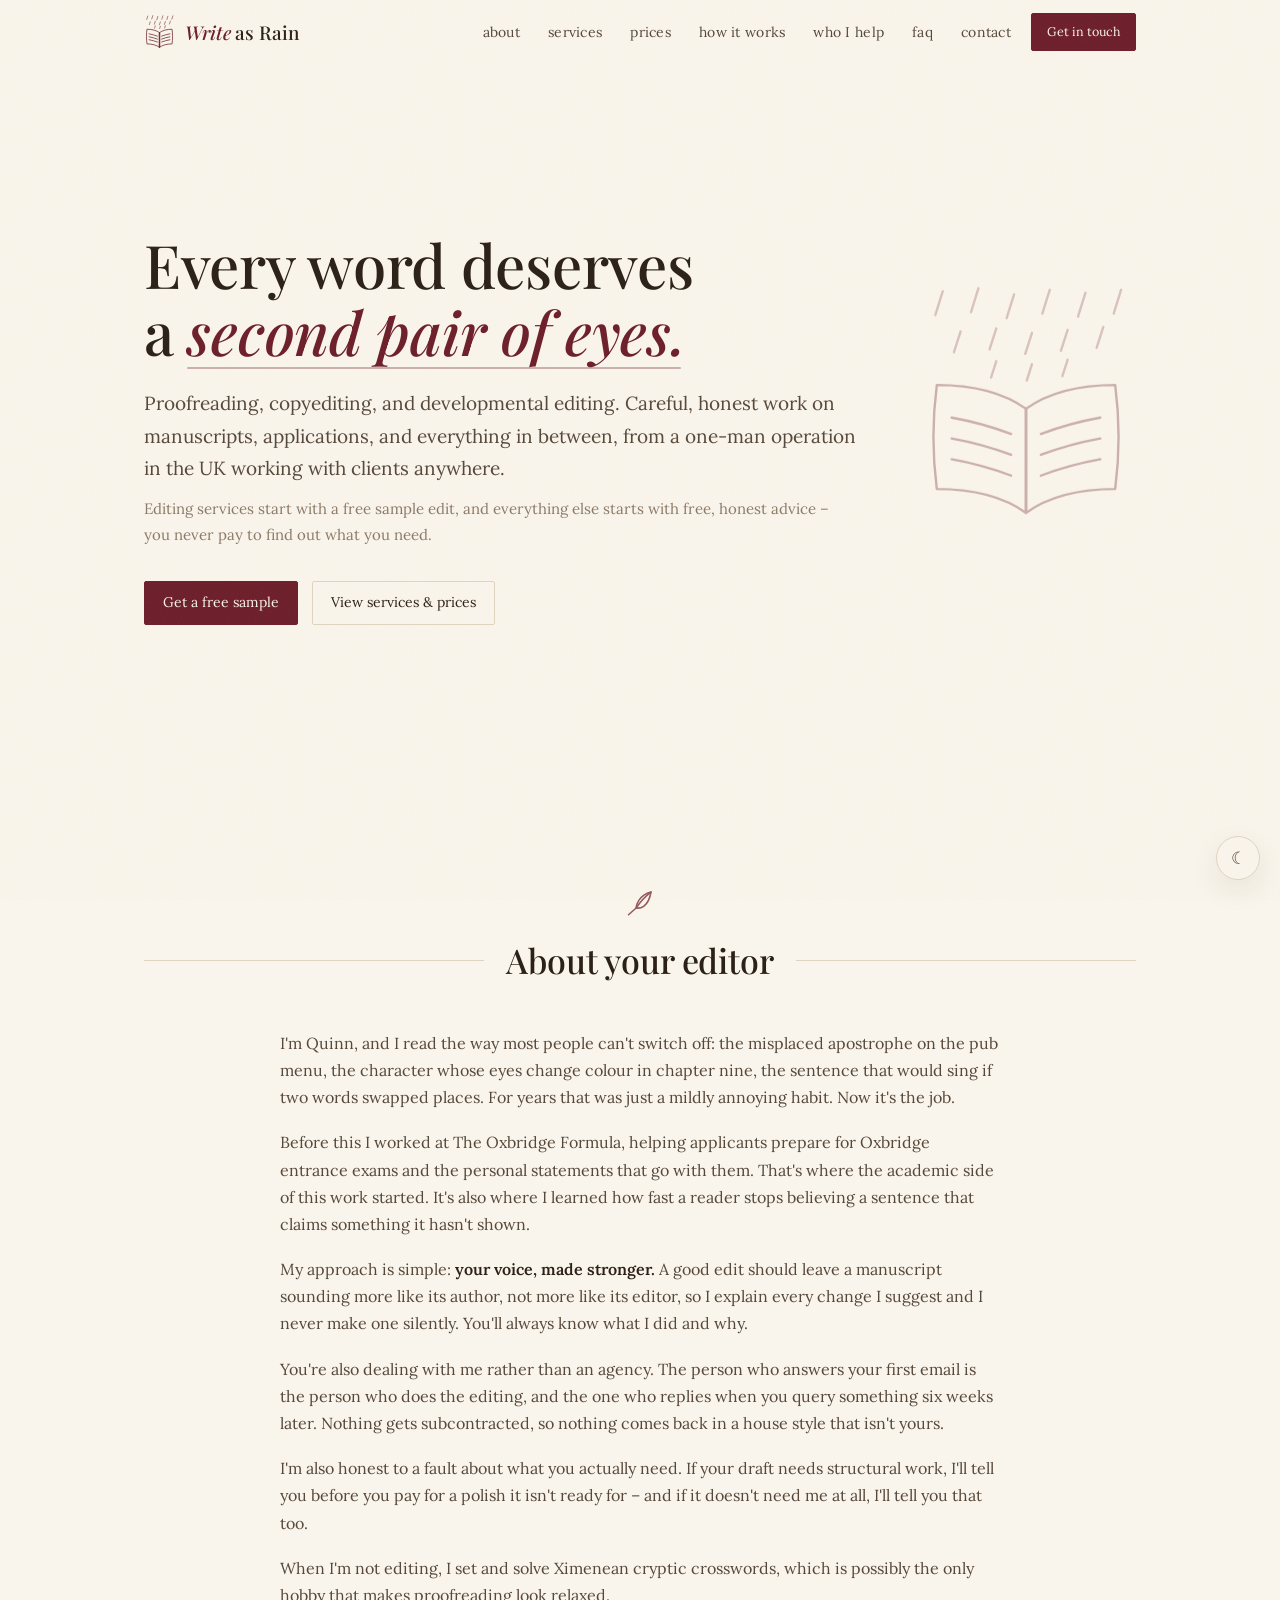
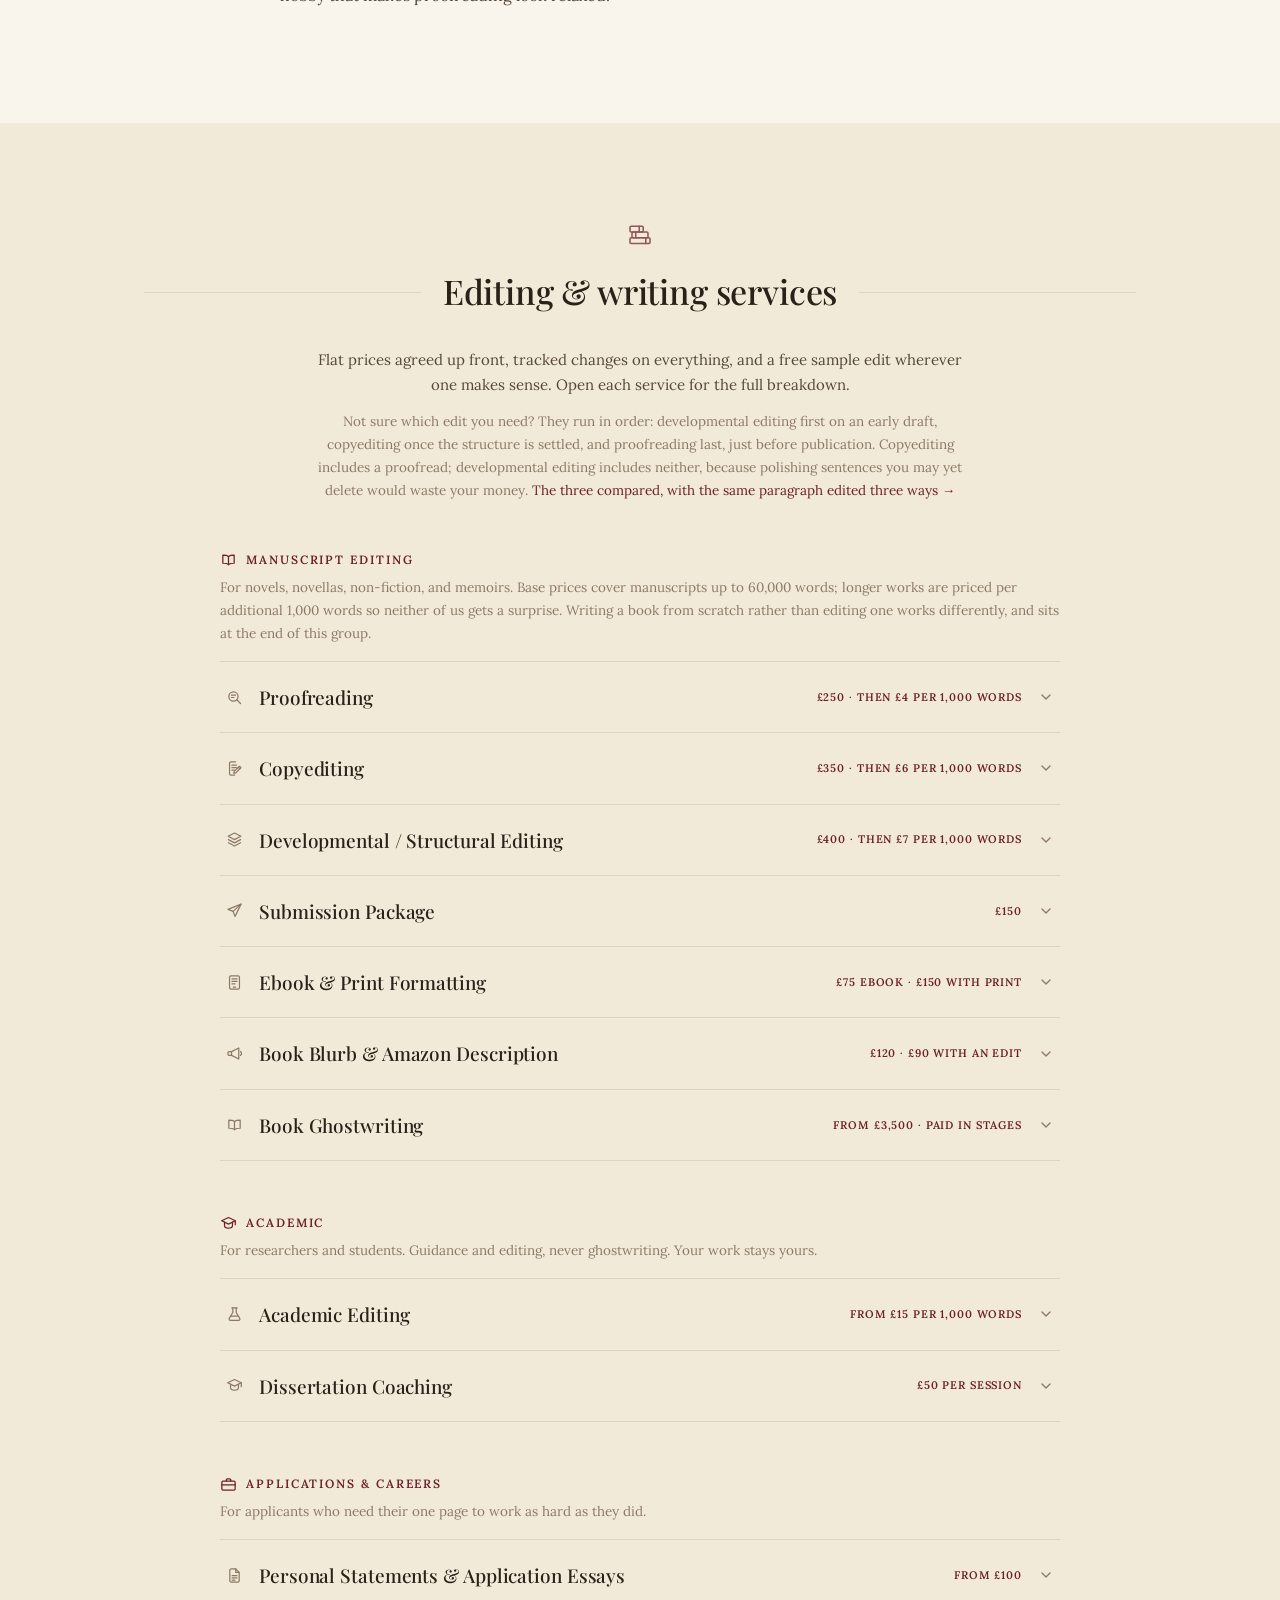
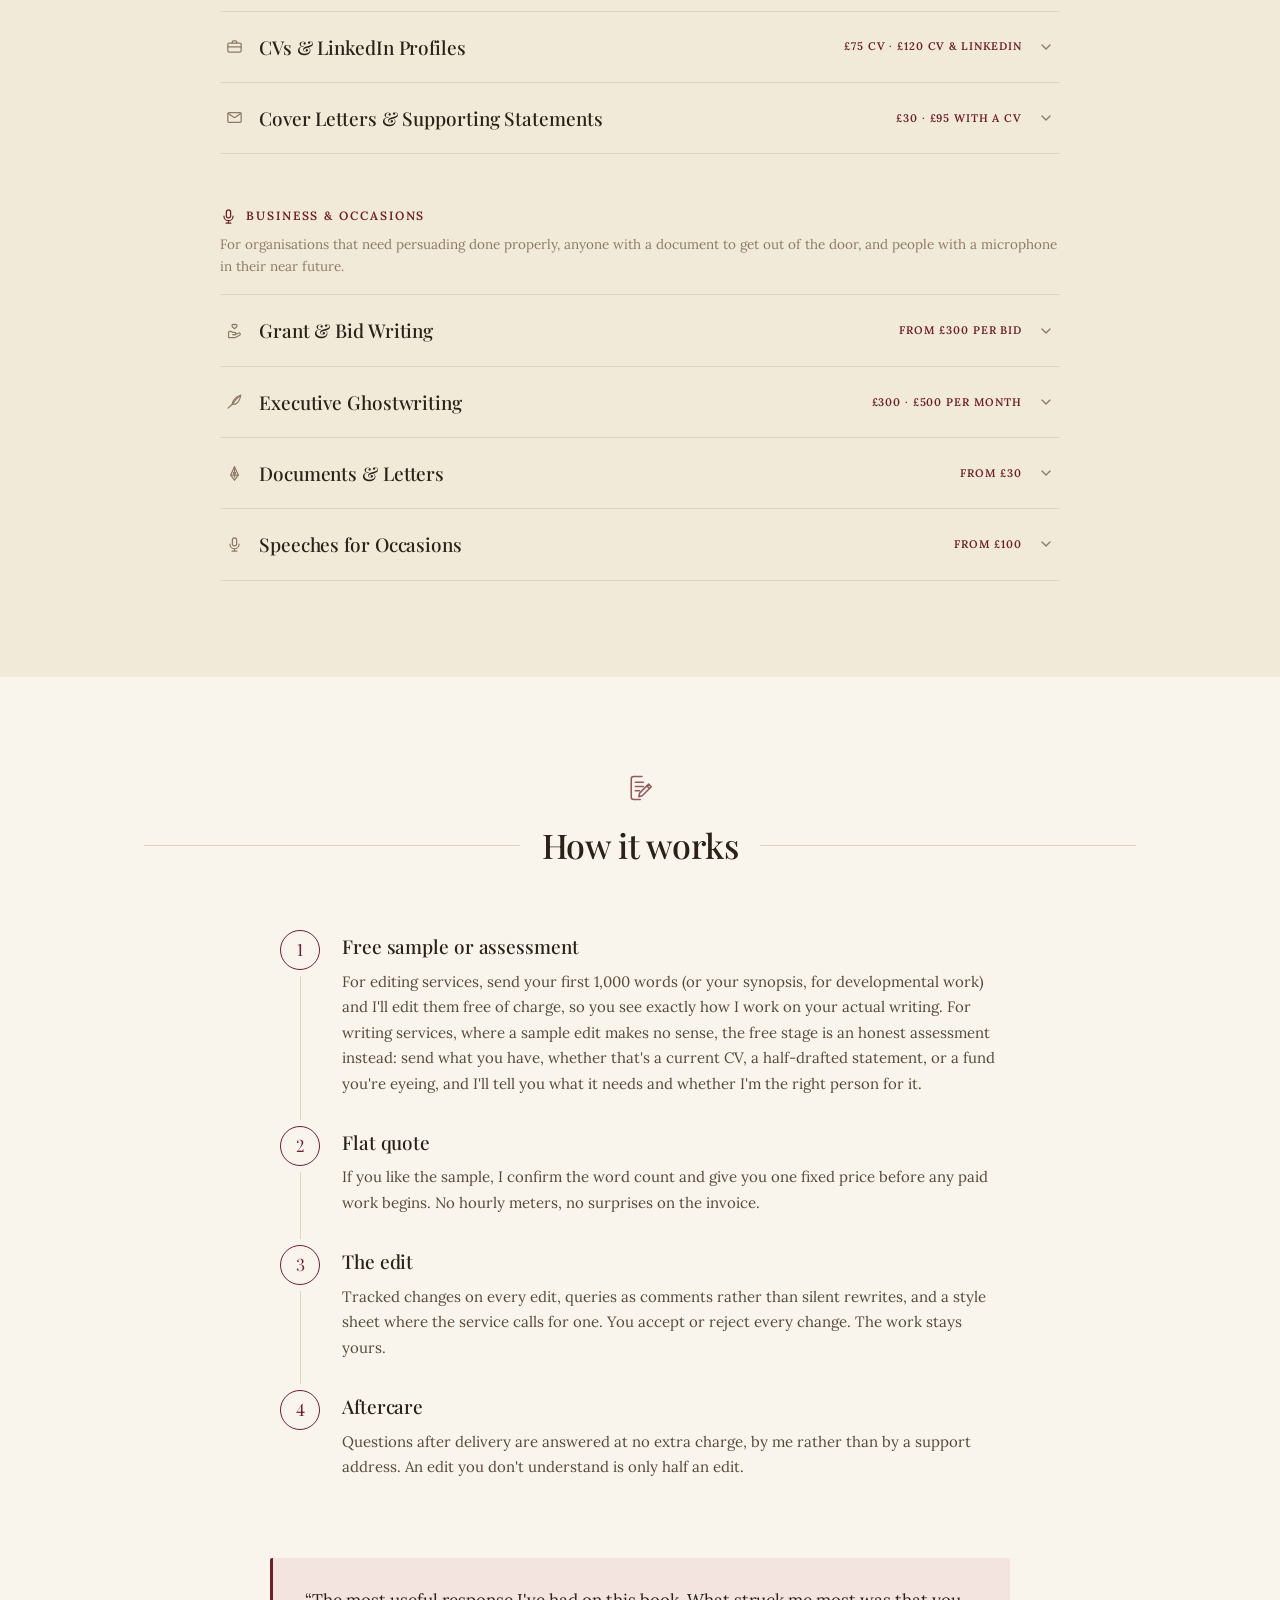
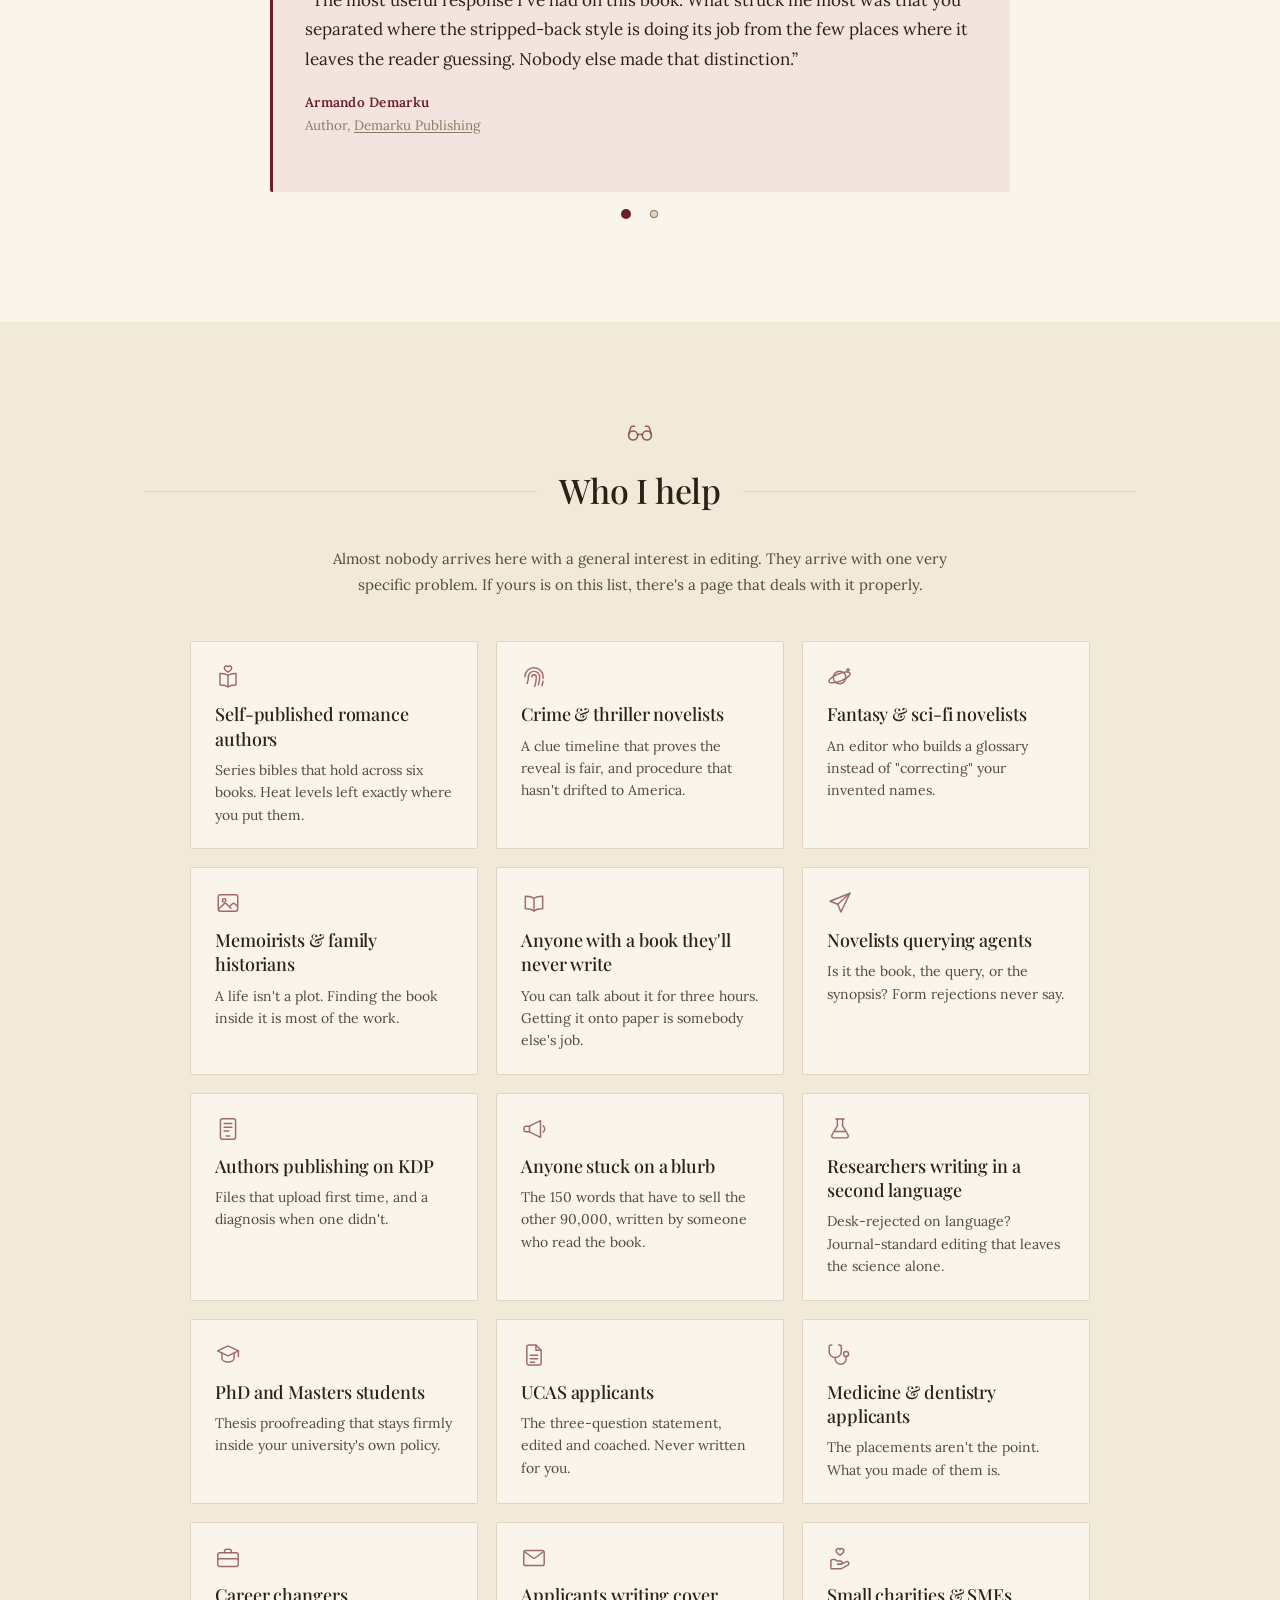
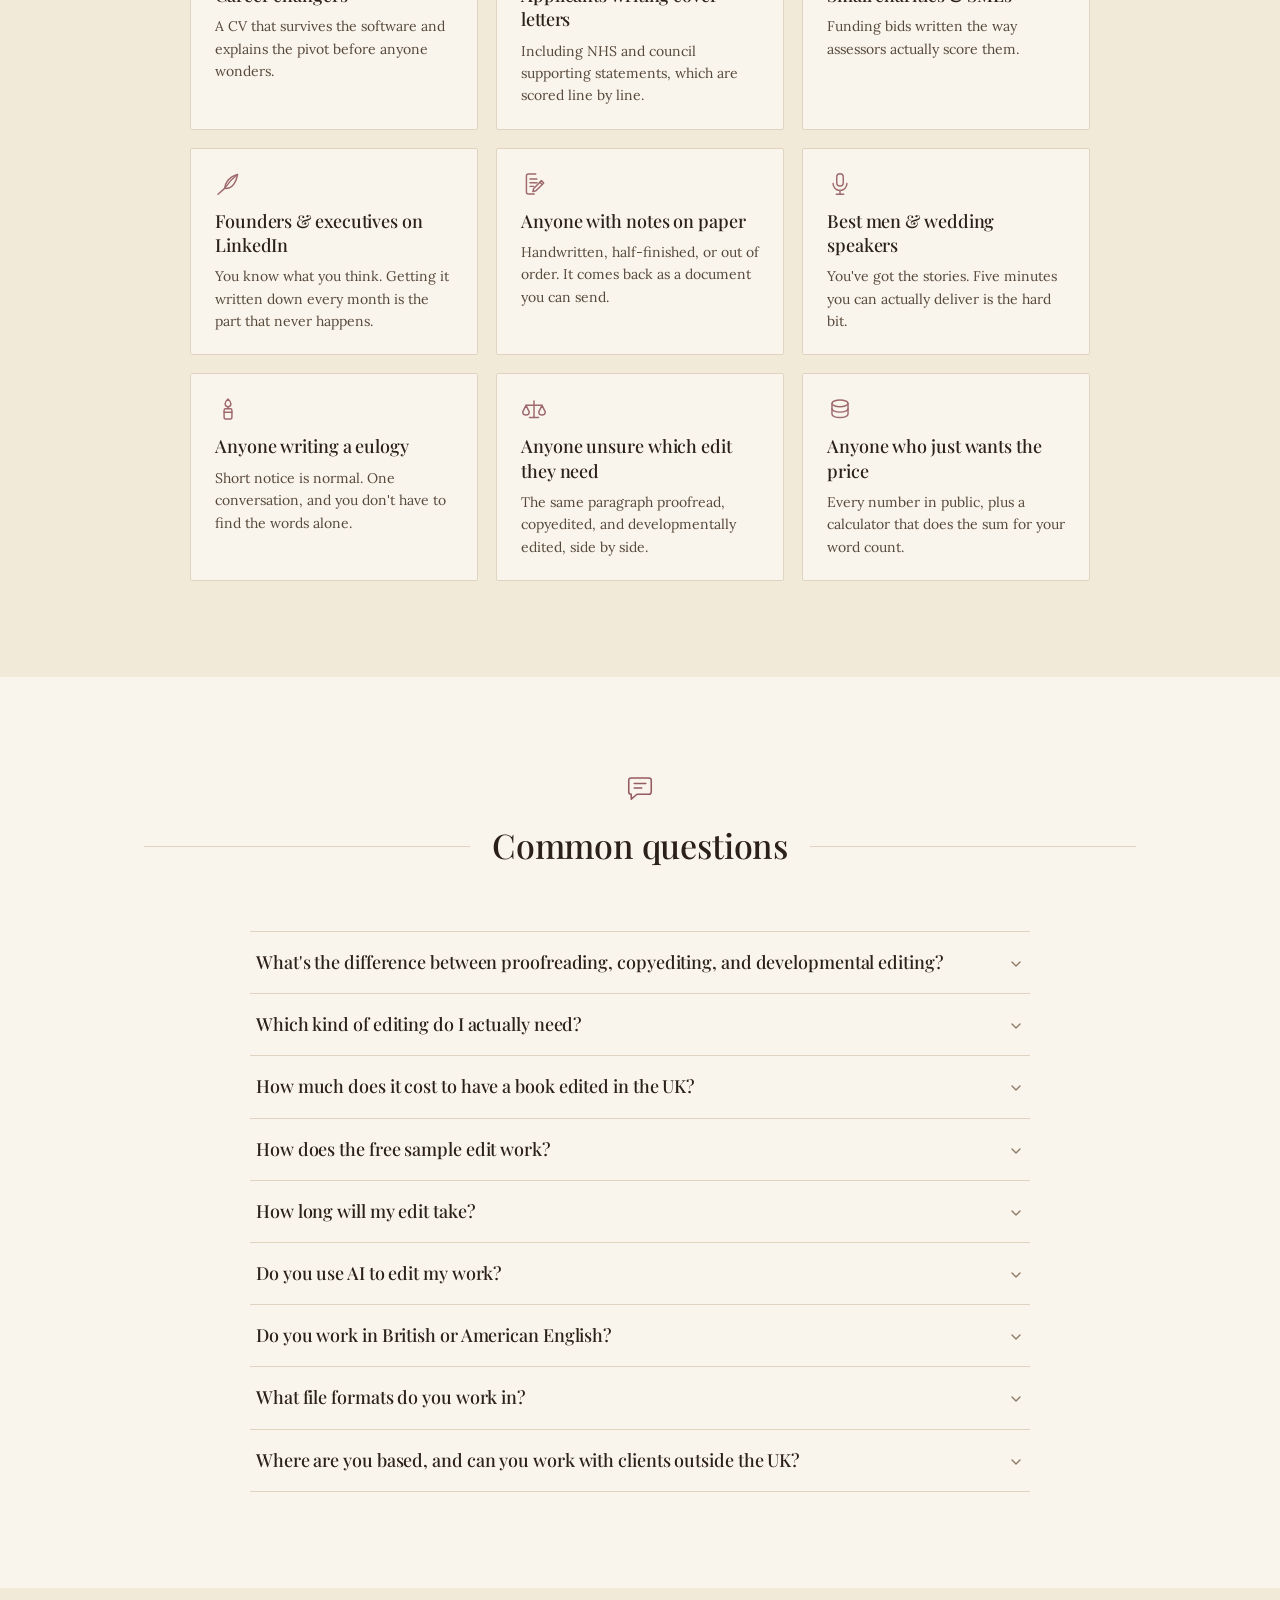
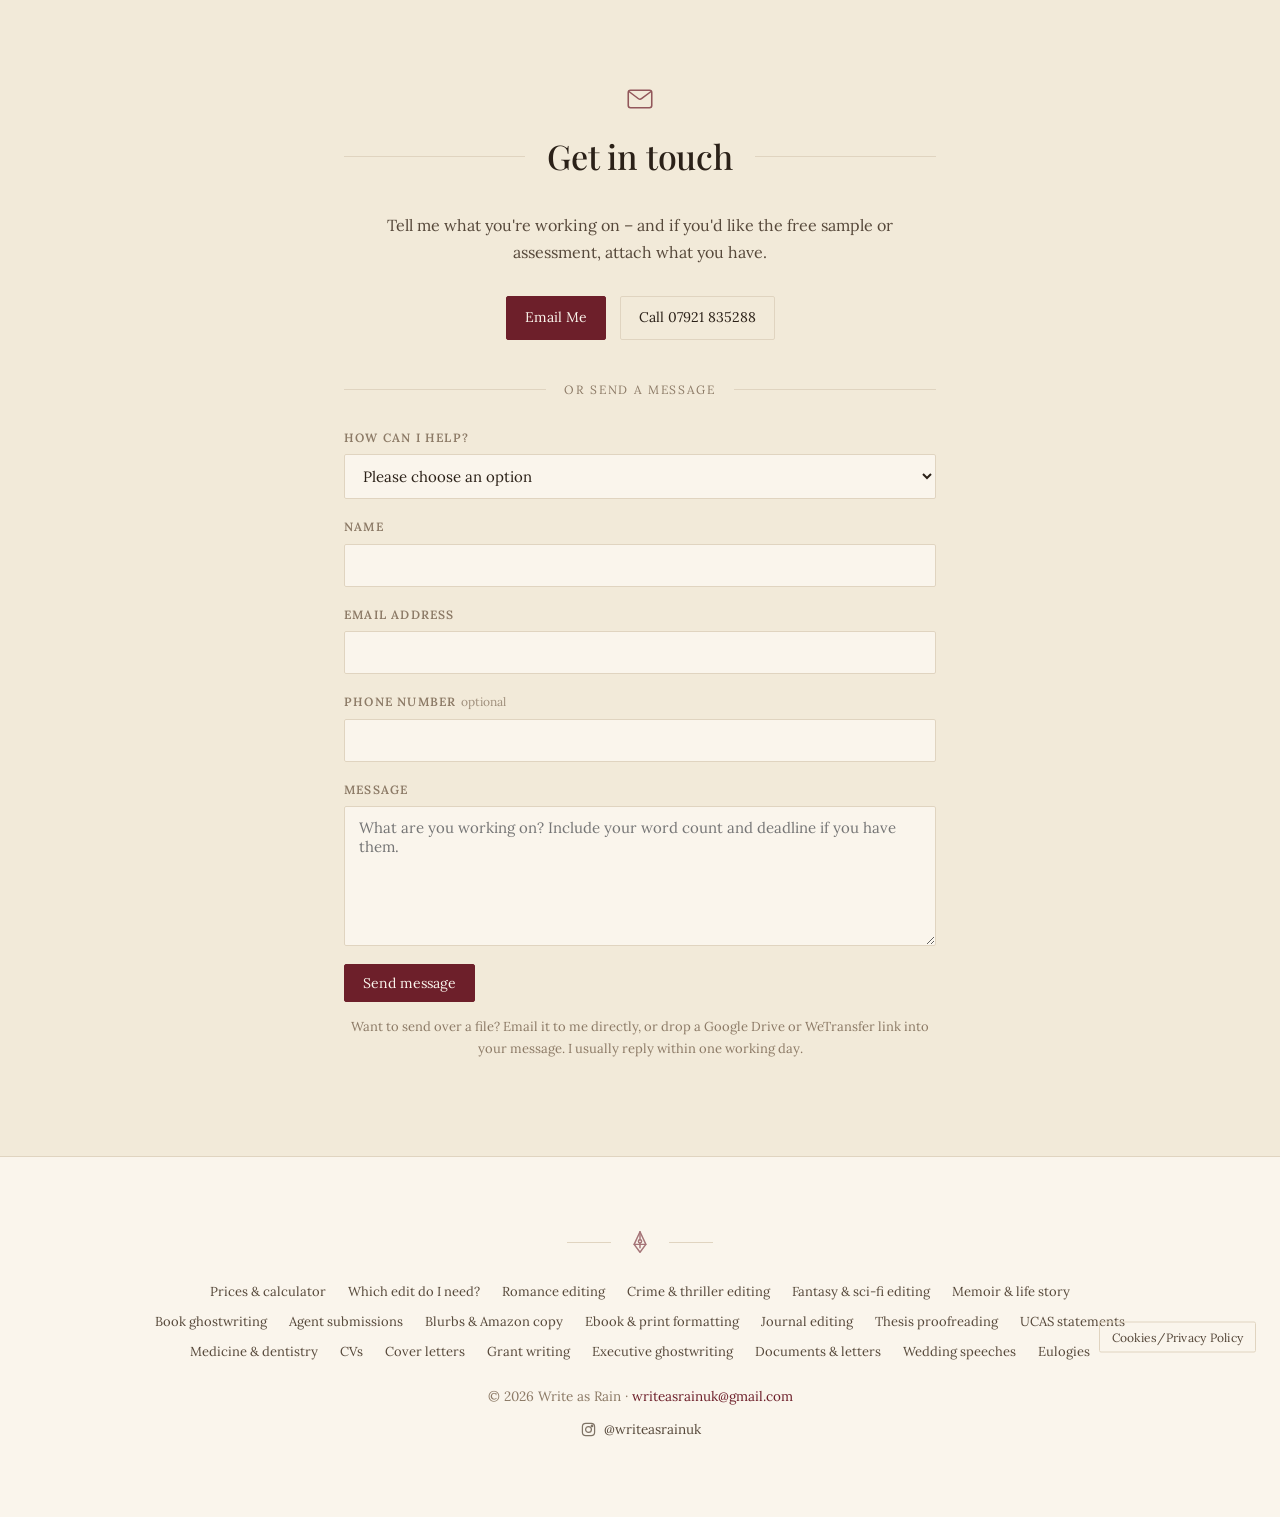
<file: index.html>
<!DOCTYPE html>
<html lang="en-GB">
<head>
  <meta charset="UTF-8">
  <meta name="viewport" content="width=device-width, initial-scale=1.0">

  <title>Proofreading &amp; Copyediting Services UK | Free Sample Edit | Write as Rain</title>
  <meta name="description" content="UK proofreading, copyediting, and developmental editing from £250. Free sample edit on your first 1,000 words, one flat price up front, no hourly meter running.">
  <link rel="canonical" href="https://writeasrain.github.io/">

  <meta property="og:site_name" content="Write as Rain">
  <meta property="og:title" content="Proofreading &amp; Copyediting Services UK | Write as Rain">
  <meta property="og:description" content="Careful, honest editing for manuscripts, applications, and everything in between. Free sample edit on your first 1,000 words, and a flat price agreed before any paid work starts.">
  <meta property="og:type" content="website">
  <meta property="og:url" content="https://writeasrain.github.io/">
  <meta property="og:locale" content="en_GB">
  <meta property="og:image" content="https://writeasrain.github.io/og-image.png">
  <meta property="og:image:width" content="1200">
  <meta property="og:image:height" content="630">
  <meta property="og:image:alt" content="Write as Rain - every word deserves a second pair of eyes">
  <meta name="twitter:card" content="summary_large_image">
  <meta name="twitter:title" content="Proofreading &amp; Copyediting Services UK | Write as Rain">
  <meta name="twitter:description" content="Careful, honest editing for manuscripts, applications, and everything in between. Free sample edit on your first 1,000 words.">
  <meta name="twitter:image" content="https://writeasrain.github.io/og-image.png">

  <link rel="preconnect" href="https://fonts.googleapis.com">
  <link rel="preconnect" href="https://fonts.gstatic.com" crossorigin>
  <link href="https://fonts.googleapis.com/css2?family=Playfair+Display:ital,wght@0,500;0,600;1,500&family=Lora:ital,wght@0,400;0,500;0,600;1,400&display=swap" rel="stylesheet">
  <link rel="stylesheet" href="styles.css">
  <link rel="icon" href="/favicon.svg" type="image/svg+xml">
  <link rel="icon" href="/favicon.ico" sizes="32x32">
  <link rel="apple-touch-icon" href="/apple-touch-icon.png">

  <script type="application/ld+json">
{
  "@context": "https://schema.org",
  "@type": "ProfessionalService",
  "@id": "https://writeasrain.github.io/#business",
  "name": "Write as Rain",
  "url": "https://writeasrain.github.io/",
  "description": "Proofreading, copyediting, developmental editing, and professional writing services. Based in the UK, working with authors, academics, applicants, and businesses worldwide.",
  "founder": {
    "@type": "Person",
    "name": "Quinn Robart"
  },
  "email": "writeasrainuk@gmail.com",
  "telephone": "+44-7921-835288",
  "sameAs": ["https://www.instagram.com/writeasrainuk"],
  "priceRange": "££",
  "address": {
    "@type": "PostalAddress",
    "addressCountry": "GB"
  },
  "areaServed": {
    "@type": "Place",
    "name": "Worldwide"
  },
  "availableLanguage": "en",
  "knowsAbout": [
    "Proofreading", "Copyediting", "Developmental Editing", "Structural Editing",
    "Ebook Formatting", "EPUB", "Print Formatting", "Amazon KDP", "Book Blurbs",
    "Crime Fiction Editing", "Romance Fiction Editing", "Memoir Editing", "Academic Editing",
    "Dissertation Coaching", "Personal Statements", "Oxbridge Applications",
    "Medicine Applications", "CV Writing", "Cover Letters", "LinkedIn Profiles",
    "Grant Writing", "Bid Writing", "Ghostwriting", "Speechwriting",
    "Document Writing", "Letter Writing", "Business Writing", "Plain English"
  ],
  "makesOffer": [
    {
      "@type": "Offer",
      "itemOffered": { "@type": "Service", "name": "Proofreading", "description": "The final stage of editing: spelling and punctuation, sequential page numbers, widows and orphans, typography and layout inconsistencies, and cross-checks of contents pages and running heads. Up to 60,000 words at the base price, then per 1,000 words beyond." },
      "priceSpecification": { "@type": "PriceSpecification", "price": 250, "priceCurrency": "GBP" }
    },
    {
      "@type": "Offer",
      "itemOffered": { "@type": "Service", "name": "Copyediting", "description": "A sentence-by-sentence edit: word choice, style consistency, clarity, factual inconsistencies, readability, and accuracy, delivered with tracked changes and a style sheet. Includes a full proofread. Up to 60,000 words at the base price, then per 1,000 words beyond." },
      "priceSpecification": { "@type": "PriceSpecification", "price": 350, "priceCurrency": "GBP" }
    },
    {
      "@type": "Offer",
      "itemOffered": { "@type": "Service", "name": "Developmental / Structural Editing", "description": "In-depth feedback on an early draft: concept, structure, flow, consistency, style, point of view, character, dialogue, plot, and subplots, delivered as a written editorial report with margin annotations. A feedback service; does not include copyediting or proofreading." },
      "priceSpecification": { "@type": "PriceSpecification", "price": 400, "priceCurrency": "GBP" }
    },
    {
      "@type": "Offer",
      "itemOffered": { "@type": "Service", "name": "Book Ghostwriting", "description": "Full-length books written from recorded conversations: memoirs for publication, private family life stories, business and expertise books, and novel collaboration. Delivered chapter by chapter and paid in four stages. £450 for a chapter plan and sample chapter, deducted from the total; from £3,500 up to 30,000 words; from £7,000 up to 60,000 words, then £120 per additional 1,000. The client owns the manuscript and the copyright, and no royalties or rights are taken." },
      "priceSpecification": { "@type": "PriceSpecification", "minPrice": 3500, "priceCurrency": "GBP" }
    },
    {
      "@type": "Offer",
      "itemOffered": { "@type": "Service", "name": "Submission Package", "description": "Query letter, one-page synopsis, and a critique of the opening chapter, prepared for agent and publisher submissions." },
      "priceSpecification": { "@type": "PriceSpecification", "price": 150, "priceCurrency": "GBP" }
    },
    {
      "@type": "Offer",
      "itemOffered": { "@type": "Service", "name": "Ebook & Print Formatting", "description": "Validated EPUB 3 files for Amazon KDP, Apple Books, Kobo, and other stores, plus print-ready PDF interiors for KDP Print and IngramSpark. EPUB £75; EPUB and print interior together £150." },
      "priceSpecification": { "@type": "PriceSpecification", "minPrice": 75, "priceCurrency": "GBP" }
    },
    {
      "@type": "Offer",
      "itemOffered": { "@type": "Service", "name": "Book Blurb & Amazon Description", "description": "A one-line hook, a back cover blurb, the longer Amazon description with its permitted formatting, and an author bio, with two rounds of revisions. £120, or £90 when added to an edit already booked." },
      "priceSpecification": { "@type": "PriceSpecification", "minPrice": 90, "priceCurrency": "GBP" }
    },
    {
      "@type": "Offer",
      "itemOffered": { "@type": "Service", "name": "Academic Editing", "description": "Journal-ready language editing for researchers, particularly those writing in English as a second language. Citation style consistency, journal formatting, and response-to-reviewers polishing. Priced per 1,000 words." },
      "priceSpecification": { "@type": "PriceSpecification", "minPrice": 15, "priceCurrency": "GBP" }
    },
    {
      "@type": "Offer",
      "itemOffered": { "@type": "Service", "name": "Dissertation Coaching", "description": "Structure, argumentation, and clarity support for undergraduate and Masters dissertations. Guidance and feedback, never ghostwriting." },
      "priceSpecification": { "@type": "UnitPriceSpecification", "price": 50, "priceCurrency": "GBP", "unitText": "per session" }
    },
    {
      "@type": "Offer",
      "itemOffered": { "@type": "Service", "name": "Personal Statements & Application Essays", "description": "Editing and coaching for UCAS, Oxbridge, postgraduate, and US college applications. Structural feedback and line editing on the applicant's own draft." },
      "priceSpecification": { "@type": "PriceSpecification", "minPrice": 100, "priceCurrency": "GBP" }
    },
    {
      "@type": "Offer",
      "itemOffered": { "@type": "Service", "name": "CVs & LinkedIn Profiles", "description": "CV rewrites targeted at the role the client wants, formatted so applicant tracking software can read them. CV £75; CV and LinkedIn profile together £120." },
      "priceSpecification": { "@type": "PriceSpecification", "minPrice": 75, "priceCurrency": "GBP" }
    },
    {
      "@type": "Offer",
      "itemOffered": { "@type": "Service", "name": "Cover Letters & Supporting Statements", "description": "A cover letter written for one specific advert, or an NHS, local government, or charity supporting statement answered criterion by criterion against the person specification. £30; £95 with a CV rewrite; £140 with CV and LinkedIn." },
      "priceSpecification": { "@type": "PriceSpecification", "minPrice": 30, "priceCurrency": "GBP" }
    },
    {
      "@type": "Offer",
      "itemOffered": { "@type": "Service", "name": "Grant & Bid Writing", "description": "Funding applications and tender bids for small charities and SMEs, answering funder guidance point by point and framed the way assessors score." },
      "priceSpecification": { "@type": "PriceSpecification", "minPrice": 300, "priceCurrency": "GBP" }
    },
    {
      "@type": "Offer",
      "itemOffered": { "@type": "Service", "name": "Executive Ghostwriting", "description": "LinkedIn posts and newsletters written in the client's voice on a monthly retainer, built from one recorded conversation a month. £300 covers the conversation and four posts; £500 covers eight posts, or four posts and a newsletter. Nothing is published without approval, no account access is required, and no credit is taken anywhere." },
      "priceSpecification": { "@type": "UnitPriceSpecification", "minPrice": 300, "priceCurrency": "GBP", "unitCode": "MON" }
    },
    {
      "@type": "Offer",
      "itemOffered": { "@type": "Service", "name": "Documents & Letters", "description": "Handwritten pages, phone photographs, voice notes, or a rough draft turned into a finished document. Complaint letters, appeals, resignations, and difficult personal letters, plus business and organisation documents including proposals, reports, policies, procedures, committee papers, and newsletters. Delivered as Word and PDF. £30 for a letter or single page; longer or structured documents quoted flat. Letters written to a job advert are priced separately as cover letters." },
      "priceSpecification": { "@type": "PriceSpecification", "minPrice": 30, "priceCurrency": "GBP" }
    },
    {
      "@type": "Offer",
      "itemOffered": { "@type": "Service", "name": "Speeches for Occasions", "description": "Wedding speeches, eulogies, retirement toasts, and best man material, written from a conversation about the person and structured for speaking aloud." },
      "priceSpecification": { "@type": "PriceSpecification", "minPrice": 100, "priceCurrency": "GBP" }
    }
  ]
}
  </script>

  <script type="application/ld+json">
{
  "@context": "https://schema.org",
  "@type": "FAQPage",
  "@id": "https://writeasrain.github.io/#faq",
  "mainEntity": [
    {
      "@type": "Question",
      "name": "What's the difference between proofreading, copyediting, and developmental editing?",
      "acceptedAnswer": { "@type": "Answer", "text": "Three different jobs, done at three different points in a book's life. Developmental editing looks at the book. Structure, pacing, character, whether the thing works at all. Copyediting looks at the sentences. Word choice, clarity, consistency, and the eye colour that changed in chapter nine. Proofreading looks at the page. Typos, punctuation, page numbers. The shorthand version: developmental editing changes what you wrote. Copyediting changes how you wrote it. Proofreading is the last person in the room before the door closes. The three are compared in full on a separate page, including the same paragraph edited three ways." }
    },
    {
      "@type": "Question",
      "name": "Which kind of editing do I actually need?",
      "acceptedAnswer": { "@type": "Answer", "text": "Depends where the draft is. Not sure the story works yet? That's developmental. Structure settled, and you want the prose as good as it can be? Copyediting. Already edited, and you just want a clean pass before it goes out into the world? Proofreading. Still stuck? Send me the first chapter and a one-line summary. I'll tell you for free, and \"you need less than you think\" is an answer I give more often than people expect." }
    },
    {
      "@type": "Question",
      "name": "How much does it cost to have a book edited in the UK?",
      "acceptedAnswer": { "@type": "Answer", "text": "Mine, in full, with no \"contact us for pricing\". Proofreading from £250. Copyediting from £350. Developmental editing from £400. Those cover manuscripts up to 60,000 words, and past that it's £4, £6 or £7 per additional 1,000. So an 85,000-word copyedit works out at £350 + (25 × £6) = £500. One flat number, agreed before any paid work starts, and it doesn't move afterwards. No hourly meter running in the background. Every price on the site is published, with a word count calculator." }
    },
    {
      "@type": "Question",
      "name": "How does the free sample edit work?",
      "acceptedAnswer": { "@type": "Answer", "text": "Send your first 1,000 words. I edit them properly, tracked changes and comments and all, exactly the way I'd work on the whole manuscript. Then I send them back. No payment. No obligation. And no follow-up emails if you decide against it, which I mention because that turns out to be what most people are actually worried about. Testimonials are easy to write and impossible to verify. A sample edit on your own writing tells you considerably more." }
    },
    {
      "@type": "Question",
      "name": "How long will my edit take?",
      "acceptedAnswer": { "@type": "Answer", "text": "Depends on length, service, and what's already in the diary. You'll get a delivery date with the quote, before you've paid anything. If I can't hit your deadline I'll say so on day one rather than take the booking and hope it works out. A late edit is worse than no edit, particularly if you've got a preorder live." }
    },
    {
      "@type": "Question",
      "name": "Do you use AI to edit my work?",
      "acceptedAnswer": { "@type": "Answer", "text": "No. I read it. A spellchecker is fine, and I use one like everybody else. But the judgement calls are the entire job. Whether a joke lands. Whether a paragraph is earning its place. Whether that odd phrase is your voice or just a Tuesday afternoon. Software can't make those calls, and your manuscript doesn't get pasted into a chatbot." }
    },
    {
      "@type": "Question",
      "name": "Do you work in British or American English?",
      "acceptedAnswer": { "@type": "Answer", "text": "Either. Tell me which you want, or tell me which market you're selling into and I'll advise. If most of your readers are American, American conventions are usually right regardless of where you happen to live. Whichever we settle on goes on your style sheet and gets applied all the way through. Half-and-half spelling is one of the most common things I fix, and almost nobody realises they're doing it." }
    },
    {
      "@type": "Question",
      "name": "What file formats do you work in?",
      "acceptedAnswer": { "@type": "Answer", "text": "Word (.docx) for most editing, with tracked changes so you can accept or reject each edit on its own. Google Docs in suggesting mode if you'd rather. PDF for proofreading typeset page proofs. Scrivener users: compile to Word first, then bring the edits back in afterwards. Or send it to me for formatting once it's final and skip that step entirely." }
    },
    {
      "@type": "Question",
      "name": "Where are you based, and can you work with clients outside the UK?",
      "acceptedAnswer": { "@type": "Answer", "text": "I'm in the UK and I work with clients anywhere. Editing happens over email and shared files with the occasional call, so nobody has ever needed me physically in the room. Invoices are in pounds sterling. Time zones have never caused a problem, though I'll be straight with you about when you'll hear back if we're twelve hours apart." }
    }
  ]
}
  </script>

  <!-- Google tag (gtag.js) -->
  <script async src="https://www.googletagmanager.com/gtag/js?id=G-4W3Q03PS05"></script>
  <script>
    window.dataLayer = window.dataLayer || [];
    function gtag(){dataLayer.push(arguments);}
    gtag('js', new Date());
    gtag('config', 'G-4W3Q03PS05');
  </script>

  <!-- Microsoft Clarity -->
  <script type="text/javascript">
    (function(c,l,a,r,i,t,y){
        c[a]=c[a]||function(){(c[a].q=c[a].q||[]).push(arguments)};
        t=l.createElement(r);t.async=1;t.src="https://www.clarity.ms/tag/"+i;
        y=l.getElementsByTagName(r)[0];y.parentNode.insertBefore(t,y);
    })(window, document, "clarity", "script", "xw679pu73i");
  </script>
</head>
<body>

<a class="skip-link" href="#main">Skip to content</a>

<nav>
  <div class="nav-inner">
    <a href="/" class="brand"><svg class="brand-mark" viewBox="0 0 148 164" aria-hidden="true"><use href="#wr-art-book"></use></svg><span class="brand-text"><span class="accent">Write</span> as Rain</span></a>
    <ul class="nav-links" id="nav-links">
      <li><a href="#about">about</a></li>
      <li><a href="#services">services</a></li>
      <li><a href="pricing.html">prices</a></li>
      <li><a href="#process">how it works</a></li>
      <li><a href="#who-i-help">who I help</a></li>
      <li><a href="#faq">faq</a></li>
      <li><a href="#contact">contact</a></li>
    </ul>
    <div class="nav-actions">
      <a href="#contact" class="btn primary">Get in touch</a>
      <button class="menu-toggle" id="menu-toggle" aria-label="Open menu" aria-expanded="false">&#9776;</button>
    </div>
  </div>
</nav>

<header class="hero">
  <div class="container hero-inner">
    <svg class="hero-art" viewBox="0 0 148 164" aria-hidden="true"><use href="#wr-art-book"></use></svg>
    <h1>Every word deserves a <span class="accent">second pair of eyes.</span></h1>
    <p class="tagline">Proofreading, copyediting, and developmental editing. Careful, honest work on manuscripts, applications, and everything in between, from a one-man operation in the UK working with clients anywhere.</p>
    <p class="tagline sub">Editing services start with a free sample edit, and everything else starts with free, honest advice &ndash; you never pay to find out what you need.</p>
    <div class="hero-cta">
      <a href="#contact" class="btn primary">Get a free sample</a>
      <a href="#services" class="btn">View services &amp; prices</a>
    </div>
  </div>
</header>

<main id="main">

<section id="about">
  <div class="container">
    <div class="section-mark reveal"><svg class="ill ill-mark" viewBox="0 0 24 24" aria-hidden="true"><use href="#wr-quill"></use></svg></div>
    <div class="section-title reveal"><h2>About your editor</h2></div>
    <div class="about-inner reveal">
      <p>I'm Quinn, and I read the way most people can't switch off: the misplaced apostrophe on the pub menu, the character whose eyes change colour in chapter nine, the sentence that would sing if two words swapped places. For years that was just a mildly annoying habit. Now it's the job.</p>
      <p>Before this I worked at The Oxbridge Formula, helping applicants prepare for Oxbridge entrance exams and the personal statements that go with them. That's where the academic side of this work started. It's also where I learned how fast a reader stops believing a sentence that claims something it hasn't shown.</p>
      <p>My approach is simple: <strong>your voice, made stronger.</strong> A good edit should leave a manuscript sounding more like its author, not more like its editor, so I explain every change I suggest and I never make one silently. You'll always know what I did and why.</p>
      <p>You're also dealing with me rather than an agency. The person who answers your first email is the person who does the editing, and the one who replies when you query something six weeks later. Nothing gets subcontracted, so nothing comes back in a house style that isn't yours.</p>
      <p>I'm also honest to a fault about what you actually need. If your draft needs structural work, I'll tell you before you pay for a polish it isn't ready for &ndash; and if it doesn't need me at all, I'll tell you that too.</p>
      <p>When I'm not editing, I set and solve Ximenean cryptic crosswords, which is possibly the only hobby that makes proofreading look relaxed.</p>
    </div>
  </div>
</section>

<section id="services" class="section-alt">
  <div class="container">
    <div class="section-mark reveal"><svg class="ill ill-mark" viewBox="0 0 24 24" aria-hidden="true"><use href="#wr-books"></use></svg></div>
    <div class="section-title reveal"><h2>Editing &amp; writing services</h2></div>
    <p class="services-intro reveal">Flat prices agreed up front, tracked changes on everything, and a free sample edit wherever one makes sense. Open each service for the full breakdown.</p>
    <p class="services-order reveal">Not sure which edit you need? They run in order: developmental editing first on an early draft, copyediting once the structure is settled, and proofreading last, just before publication. Copyediting includes a proofread; developmental editing includes neither, because polishing sentences you may yet delete would waste your money. <a href="proofreading-vs-copyediting.html">The three compared, with the same paragraph edited three ways &rarr;</a></p>

    <div class="service-group reveal">
      <h3 class="group-label"><svg class="ill ill-sm" viewBox="0 0 24 24" aria-hidden="true"><use href="#wr-book-open"></use></svg>Manuscript Editing</h3>
      <p class="group-note">For novels, novellas, non-fiction, and memoirs. Base prices cover manuscripts up to 60,000 words; longer works are priced per additional 1,000 words so neither of us gets a surprise. Writing a book from scratch rather than editing one works differently, and sits at the end of this group.</p>
      <div class="services-list">

        <details class="service-item">
          <summary><svg class="ill ill-sm service-icon" viewBox="0 0 24 24" aria-hidden="true"><use href="#wr-magnifier"></use></svg><span class="service-name">Proofreading</span><span class="service-price">&pound;250 &middot; then &pound;4 per 1,000 words</span><svg class="service-chev" viewBox="0 0 24 24" fill="none" stroke="currentColor" stroke-width="2" stroke-linecap="round" stroke-linejoin="round" aria-hidden="true"><polyline points="6 9 12 15 18 9"></polyline></svg></summary>
          <div class="service-body">
            <p>Typically the last stage of editing, and your final opportunity for corrections before the manuscript goes out into the world. Proofreading assumes the heavy lifting is already done. It's the fine-toothed comb, not the restructure.</p>
            <ul>
              <li>Spelling and punctuation corrected throughout.</li>
              <li>Sequential page numbers checked, because they go wrong far more often than you'd think.</li>
              <li>Widows and orphans removed, so no lines are left stranded at the tops and bottoms of pages.</li>
              <li>Typography and layout inconsistencies identified: rogue fonts, wandering margins, chapter openings that don't match.</li>
              <li>Contents page cross-checked against actual chapter titles and page numbers.</li>
              <li>Running heads, headers, and footers checked for consistency.</li>
              <li>Awkward line breaks and hyphenation errors caught before a reader stumbles on them.</li>
            </ul>
            <p>One honest caveat: if your manuscript hasn't been copyedited, a proofread alone may not be the right service &ndash; and I'll say so rather than take the money.</p>
            <p class="sample-note"><svg class="ill ill-sm" viewBox="0 0 24 24" aria-hidden="true"><use href="#wr-envelope"></use></svg>Free sample: send me your first 1,000 words and I'll proofread them at no charge, no strings attached.</p>
          </div>
        </details>

        <details class="service-item">
          <summary><svg class="ill ill-sm service-icon" viewBox="0 0 24 24" aria-hidden="true"><use href="#wr-page-pencil"></use></svg><span class="service-name">Copyediting</span><span class="service-price">&pound;350 &middot; then &pound;6 per 1,000 words</span><svg class="service-chev" viewBox="0 0 24 24" fill="none" stroke="currentColor" stroke-width="2" stroke-linecap="round" stroke-linejoin="round" aria-hidden="true"><polyline points="6 9 12 15 18 9"></polyline></svg></summary>
          <div class="service-body">
            <p>A sentence-by-sentence edit of the whole manuscript. Where proofreading catches errors, copyediting improves the writing itself. A full proofread comes in as the final pass, so you don't pay for it twice.</p>
            <ul>
              <li>Every sentence considered on its own merits: word choice, rhythm, clarity.</li>
              <li>Consistency of style throughout: spelling conventions, hyphenation, capitalisation, numbers, and tense.</li>
              <li>Factual inconsistencies flagged. The eye colour that changes in chapter nine, the Tuesday that somehow follows a Friday.</li>
              <li>Readability and accuracy improved without flattening your voice. The aim is more you, not more me.</li>
              <li>Delivered with tracked changes in Word, so you can accept or reject every single edit.</li>
              <li>Queries raised as comments rather than silent rewrites. If I'm unsure what you meant, I ask.</li>
              <li>A style sheet supplied with the edit, recording every decision so future edits and sequels stay consistent.</li>
              <li>A full proofread included as the final stage.</li>
            </ul>
            <p class="sample-note"><svg class="ill ill-sm" viewBox="0 0 24 24" aria-hidden="true"><use href="#wr-envelope"></use></svg>Free sample: send me your first 1,000 words and I'll copyedit them at no charge, so you can see exactly how I work before committing.</p>
          </div>
        </details>

        <details class="service-item">
          <summary><svg class="ill ill-sm service-icon" viewBox="0 0 24 24" aria-hidden="true"><use href="#wr-layers"></use></svg><span class="service-name">Developmental / Structural Editing</span><span class="service-price">&pound;400 &middot; then &pound;7 per 1,000 words</span><svg class="service-chev" viewBox="0 0 24 24" fill="none" stroke="currentColor" stroke-width="2" stroke-linecap="round" stroke-linejoin="round" aria-hidden="true"><polyline points="6 9 12 15 18 9"></polyline></svg></summary>
          <div class="service-body">
            <p>Big-picture feedback on an early draft, at the stage where line-level polish would be wasted effort. This is a feedback service rather than a hands-on rewrite: an in-depth analysis of the story and a roadmap for the next draft. You stay the author; I tell you honestly what's working and what isn't.</p>
            <ul>
              <li>In-depth analysis of concept, structure, flow, consistency, and style.</li>
              <li>Point of view examined: whether it's the right one, and whether it ever slips.</li>
              <li>Character and dialogue: motivations that hold up under pressure, voices that stay distinct on the page.</li>
              <li>Plot believability tested, with the places a reader's trust would wobble named specifically.</li>
              <li>Subplots checked against the main story: each one should enhance it, and I'll flag any that compete with it instead.</li>
              <li>Chapter order reviewed, with reordering suggestions where the story would land harder.</li>
              <li>Scene-by-scene purpose: every scene should drive the plot forward, and I'll name the ones that don't.</li>
              <li>Delivered as a written editorial report plus margin annotations on the manuscript itself.</li>
              <li>Follow-up questions after delivery answered at no extra charge.</li>
            </ul>
            <p>This service doesn't include copyediting or proofreading &ndash; deliberately. Your draft will change after this feedback, and polishing sentences you're about to delete helps nobody. Once the structure is settled, copyediting is the next step.</p>
            <p class="sample-note"><svg class="ill ill-sm" viewBox="0 0 24 24" aria-hidden="true"><use href="#wr-envelope"></use></svg>A sample edit isn't practical for structural work, but send me your synopsis and I'll tell you honestly &ndash; and freely &ndash; whether the manuscript is ready for a developmental edit.</p>
          </div>
        </details>

        <details class="service-item">
          <summary><svg class="ill ill-sm service-icon" viewBox="0 0 24 24" aria-hidden="true"><use href="#wr-plane"></use></svg><span class="service-name">Submission Package</span><span class="service-price">&pound;150</span><svg class="service-chev" viewBox="0 0 24 24" fill="none" stroke="currentColor" stroke-width="2" stroke-linecap="round" stroke-linejoin="round" aria-hidden="true"><polyline points="6 9 12 15 18 9"></polyline></svg></summary>
          <div class="service-body">
            <p>Agents read the query letter before they read a word of your book, and most authors would rather rewrite the book than write the synopsis. This package takes both off your plate.</p>
            <ul>
              <li>A query letter that pitches the book, the hook, and you, in the format agents expect.</li>
              <li>A one-page synopsis that covers the whole plot &ndash; yes, including the ending &ndash; without reading like a shopping list.</li>
              <li>A critique of your opening chapter, because that's the sample agents will actually judge.</li>
              <li>Tailored to UK or US submission conventions, whichever you're targeting.</li>
            </ul>
            <p><a href="agent-submission-help.html">More on getting a novel ready for agents &rarr;</a></p>
          </div>
        </details>

        <details class="service-item">
          <summary><svg class="ill ill-sm service-icon" viewBox="0 0 24 24" aria-hidden="true"><use href="#wr-device"></use></svg><span class="service-name">Ebook &amp; Print Formatting</span><span class="service-price">&pound;75 ebook &middot; &pound;150 with print</span><svg class="service-chev" viewBox="0 0 24 24" fill="none" stroke="currentColor" stroke-width="2" stroke-linecap="round" stroke-linejoin="round" aria-hidden="true"><polyline points="6 9 12 15 18 9"></polyline></svg></summary>
          <div class="service-body">
            <p>Once the words are right, they need to look right on every screen and every page. I format to the standards the stores actually require now: EPUB is the universal ebook format (Amazon retired its old MOBI format), and print books need properly set PDF interiors.</p>
            <ul>
              <li>EPUB 3 files that pass validation and upload cleanly to Amazon KDP, Apple Books, Kobo, and Google Play Books.</li>
              <li>Print-ready PDF interiors for KDP Print and IngramSpark: trim size, margins, gutters, and page numbering handled.</li>
              <li>A working table of contents and chapter navigation on every device.</li>
              <li>Front and back matter set properly: title page, copyright page, dedication, and your also-by list.</li>
              <li>Delivered with the source files, so you're never locked in for future updates.</li>
            </ul>
            <p>&pound;75 for the ebook alone, or &pound;150 for ebook and print interior together. <a href="ebook-formatting-kdp.html">More on formatting for KDP and IngramSpark &rarr;</a></p>
          </div>
        </details>

        <details class="service-item">
          <summary><svg class="ill ill-sm service-icon" viewBox="0 0 24 24" aria-hidden="true"><use href="#wr-megaphone"></use></svg><span class="service-name">Book Blurb &amp; Amazon Description</span><span class="service-price">&pound;120 &middot; &pound;90 with an edit</span><svg class="service-chev" viewBox="0 0 24 24" fill="none" stroke="currentColor" stroke-width="2" stroke-linecap="round" stroke-linejoin="round" aria-hidden="true"><polyline points="6 9 12 15 18 9"></polyline></svg></summary>
          <div class="service-body">
            <p>The hundred and fifty words that have to sell the other ninety thousand. A browser gives your cover about a second and your blurb about fifteen, and a summary of the plot is not what wins that fifteen seconds.</p>
            <ul>
              <li>A one-line hook, which turns out to be the piece you use most: ads, newsletters, and the pub.</li>
              <li>A back cover blurb written to a length that fits alongside a review quote and a barcode.</li>
              <li>The Amazon description, formatted with the tags KDP actually permits, ready to paste in.</li>
              <li>An author bio of around 60 words that doesn't read like a job application.</li>
              <li>Two rounds of revisions, because the first version is a proposal rather than a verdict.</li>
            </ul>
            <p>&pound;120 on its own, &pound;90 added to an edit I'm already doing, and &pound;90 for each further book in a series. <a href="book-blurb-writing.html">More on blurbs and Amazon descriptions &rarr;</a></p>
            <p class="sample-note"><svg class="ill ill-sm" viewBox="0 0 24 24" aria-hidden="true"><use href="#wr-envelope"></use></svg>Free verdict: send the blurb you've got and I'll tell you specifically what's holding it back, before you pay anything.</p>
          </div>
        </details>

        <details class="service-item">
          <summary><svg class="ill ill-sm service-icon" viewBox="0 0 24 24" aria-hidden="true"><use href="#wr-book-open"></use></svg><span class="service-name">Book Ghostwriting</span><span class="service-price">From &pound;3,500 &middot; paid in stages</span><svg class="service-chev" viewBox="0 0 24 24" fill="none" stroke="currentColor" stroke-width="2" stroke-linecap="round" stroke-linejoin="round" aria-hidden="true"><polyline points="6 9 12 15 18 9"></polyline></svg></summary>
          <div class="service-body">
            <p>Your book, written from recorded conversations with you, chapter by chapter. Memoirs for publication, private family life stories, business and expertise books, and novel collaborations. Your name on it, mine nowhere.</p>
            <ul>
              <li>Fifteen to twenty-five hours of recorded interviews for a full-length book, an hour or two a fortnight, transcribed and worked through against a chapter plan.</li>
              <li>Chapters delivered as they're written rather than all at the end, so the book can't drift away from you over six months.</li>
              <li>You own the manuscript and the copyright outright. No royalties taken, no rights, no percentage of any deal.</li>
              <li>Sole credit by default; "with" or "as told to" if you'd rather. No portfolio credit, no client list, and an NDA if you want one.</li>
              <li>Paid in four stages, and if you stop you keep everything produced so far and owe nothing further.</li>
              <li>Never for anything submitted for assessment: no dissertations, no theses, no coursework.</li>
            </ul>
            <p>&pound;450 buys a chapter plan and one real sample chapter first, so you can judge the voice before committing, and it comes off the total. Books from &pound;3,500 up to 30,000 words, from &pound;7,000 up to 60,000. <a href="book-ghostwriting.html">More on book ghostwriting &rarr;</a></p>
            <p class="sample-note"><svg class="ill ill-sm" viewBox="0 0 24 24" aria-hidden="true"><use href="#wr-envelope"></use></svg>Free first: an hour on whether there's a book here at all, and whether it's the one you think it is. Sometimes the honest answer is that a long article would serve you better.</p>
          </div>
        </details>

      </div>
    </div>

    <div class="service-group reveal">
      <h3 class="group-label"><svg class="ill ill-sm" viewBox="0 0 24 24" aria-hidden="true"><use href="#wr-mortarboard"></use></svg>Academic</h3>
      <p class="group-note">For researchers and students. Guidance and editing, never ghostwriting. Your work stays yours.</p>
      <div class="services-list">

        <details class="service-item">
          <summary><svg class="ill ill-sm service-icon" viewBox="0 0 24 24" aria-hidden="true"><use href="#wr-flask"></use></svg><span class="service-name">Academic Editing</span><span class="service-price">From &pound;15 per 1,000 words</span><svg class="service-chev" viewBox="0 0 24 24" fill="none" stroke="currentColor" stroke-width="2" stroke-linecap="round" stroke-linejoin="round" aria-hidden="true"><polyline points="6 9 12 15 18 9"></polyline></svg></summary>
          <div class="service-body">
            <p>Journals reject good research for its English every day, which is a poor reason to lose a publication. I edit papers to journal standard &ndash; particularly for researchers writing in English as a second language &ndash; without ever touching the science.</p>
            <ul>
              <li>Language editing to journal standard: grammar, clarity, and academic register.</li>
              <li>The science left alone. Your findings, your claims, your voice, just expressed cleanly.</li>
              <li>Citation and reference style made consistent: APA, Harvard, Vancouver, or your target journal's own.</li>
              <li>Formatted to the journal's author guidelines, so nothing bounces at the desk.</li>
              <li>Response-to-reviewers letters polished, which is often the difference between "major revisions" and acceptance.</li>
              <li>Confidential as standard, and comfortable working under embargo.</li>
            </ul>
            <p><a href="journal-english-editing.html">More on language editing for journal submission &rarr;</a></p>
            <p class="sample-note"><svg class="ill ill-sm" viewBox="0 0 24 24" aria-hidden="true"><use href="#wr-envelope"></use></svg>Free sample: send me your abstract and first 500 words, and I'll edit them at no charge.</p>
          </div>
        </details>

        <details class="service-item">
          <summary><svg class="ill ill-sm service-icon" viewBox="0 0 24 24" aria-hidden="true"><use href="#wr-mortarboard"></use></svg><span class="service-name">Dissertation Coaching</span><span class="service-price">&pound;50 per session</span><svg class="service-chev" viewBox="0 0 24 24" fill="none" stroke="currentColor" stroke-width="2" stroke-linecap="round" stroke-linejoin="round" aria-hidden="true"><polyline points="6 9 12 15 18 9"></polyline></svg></summary>
          <div class="service-body">
            <p>Support for undergraduate and Masters dissertations at the level where most of them struggle: structure and argument, not spelling.</p>
            <ul>
              <li>Chapter structure and argument flow, so the dissertation says one thing, clearly, in order.</li>
              <li>Feedback on drafts, with concrete suggestions rather than vague encouragement.</li>
              <li>Planning and milestones, for when the deadline is real and the word count isn't.</li>
              <li>Strictly within academic integrity rules: I coach and I give feedback, and I never write it for you. Your university's plagiarism policy and I are on the same side.</li>
            </ul>
            <p><a href="phd-thesis-proofreading.html">More on thesis and dissertation proofreading &rarr;</a></p>
          </div>
        </details>

      </div>
    </div>

    <div class="service-group reveal">
      <h3 class="group-label"><svg class="ill ill-sm" viewBox="0 0 24 24" aria-hidden="true"><use href="#wr-briefcase"></use></svg>Applications &amp; Careers</h3>
      <p class="group-note">For applicants who need their one page to work as hard as they did.</p>
      <div class="services-list">

        <details class="service-item">
          <summary><svg class="ill ill-sm service-icon" viewBox="0 0 24 24" aria-hidden="true"><use href="#wr-doc-lines"></use></svg><span class="service-name">Personal Statements &amp; Application Essays</span><span class="service-price">From &pound;100</span><svg class="service-chev" viewBox="0 0 24 24" fill="none" stroke="currentColor" stroke-width="2" stroke-linecap="round" stroke-linejoin="round" aria-hidden="true"><polyline points="6 9 12 15 18 9"></polyline></svg></summary>
          <div class="service-body">
            <p>UCAS, Oxbridge, Masters, and PhD applications, and US college essays. I edit and coach your draft into its strongest form &ndash; I don't write it for you, because admissions tutors can tell, and so can their software.</p>
            <ul>
              <li>Structural feedback first: does the statement make an argument, or just list achievements?</li>
              <li>Line editing on your own draft, keeping your voice intact. Tutors read thousands of these and can smell a template at forty paces.</li>
              <li>Evidence made to carry the claims: "I am passionate about medicine" is out, the thing you did that proves it is in.</li>
              <li>Word and character limits met without losing the good bits.</li>
              <li>Interview-proofed: nothing goes in that you couldn't comfortably discuss in person.</li>
            </ul>
            <p><a href="ucas-personal-statement.html">More on UCAS personal statement help &rarr;</a> &middot; <a href="medicine-personal-statement.html">Medicine &amp; dentistry statements &rarr;</a></p>
            <p class="sample-note"><svg class="ill ill-sm" viewBox="0 0 24 24" aria-hidden="true"><use href="#wr-envelope"></use></svg>Free assessment: send your draft &ndash; however rough &ndash; and I'll tell you what it needs. No draft yet? Say so, and I'll send you the questions that get one started.</p>
          </div>
        </details>

        <details class="service-item">
          <summary><svg class="ill ill-sm service-icon" viewBox="0 0 24 24" aria-hidden="true"><use href="#wr-briefcase"></use></svg><span class="service-name">CVs &amp; LinkedIn Profiles</span><span class="service-price">&pound;75 CV &middot; &pound;120 CV &amp; LinkedIn</span><svg class="service-chev" viewBox="0 0 24 24" fill="none" stroke="currentColor" stroke-width="2" stroke-linecap="round" stroke-linejoin="round" aria-hidden="true"><polyline points="6 9 12 15 18 9"></polyline></svg></summary>
          <div class="service-body">
            <p>A CV has about ten seconds to earn a longer look. I rewrite yours for the role you want, not just the jobs you've had.</p>
            <ul>
              <li>Rewritten around the target role, with your achievements leading and your duties trailing.</li>
              <li>Numbers wherever they exist. "Increased", "managed" and "improved" all beg the same question: by how much?</li>
              <li>Formatted so applicant tracking software can actually read it, because a beautiful CV the robot can't parse never reaches a human.</li>
              <li>LinkedIn profile rewritten to match, so recruiters who look you up find the same story told well.</li>
              <li>Two rounds of revisions included.</li>
            </ul>
            <p>&pound;75 for the CV, or &pound;120 for CV and LinkedIn profile together. <a href="cv-writing-career-change.html">More on CVs for career changers &rarr;</a></p>
            <p class="sample-note"><svg class="ill ill-sm" viewBox="0 0 24 24" aria-hidden="true"><use href="#wr-envelope"></use></svg>Free assessment: send your current CV and I'll tell you honestly what's holding it back, before you pay anything.</p>
          </div>
        </details>

        <details class="service-item">
          <summary><svg class="ill ill-sm service-icon" viewBox="0 0 24 24" aria-hidden="true"><use href="#wr-envelope"></use></svg><span class="service-name">Cover Letters &amp; Supporting Statements</span><span class="service-price">&pound;30 &middot; &pound;95 with a CV</span><svg class="service-chev" viewBox="0 0 24 24" fill="none" stroke="currentColor" stroke-width="2" stroke-linecap="round" stroke-linejoin="round" aria-hidden="true"><polyline points="6 9 12 15 18 9"></polyline></svg></summary>
          <div class="service-body">
            <p>A CV lists what you've done. The letter is the only place to say why this job, why you're leaving that one, and what the gap was. And for NHS, council, and charity applications, the supporting statement is the document you're actually shortlisted on.</p>
            <ul>
              <li>Written to one specific advert, not a template with the employer's name dropped in.</li>
              <li>Supporting statements answered criterion by criterion against the person specification, in the order the panel scores them.</li>
              <li>The awkward paragraph handled: a gap, a redundancy, eleven months somewhere, a step sideways.</li>
              <li>A plain text version that survives being pasted into an application portal.</li>
              <li>The structure explained in the margin, so the next one is something you can do yourself.</li>
            </ul>
            <p>&pound;30 on its own, &pound;95 with a CV rewrite, &pound;140 with CV and LinkedIn. <a href="cover-letter-writing.html">More on cover letters and supporting statements &rarr;</a></p>
            <p class="sample-note"><svg class="ill ill-sm" viewBox="0 0 24 24" aria-hidden="true"><use href="#wr-envelope"></use></svg>Free review: send the advert and whatever you've drafted, even if it's two sentences, and I'll tell you what it needs.</p>
          </div>
        </details>

      </div>
    </div>

    <div class="service-group reveal">
      <h3 class="group-label"><svg class="ill ill-sm" viewBox="0 0 24 24" aria-hidden="true"><use href="#wr-mic"></use></svg>Business &amp; Occasions</h3>
      <p class="group-note">For organisations that need persuading done properly, anyone with a document to get out of the door, and people with a microphone in their near future.</p>
      <div class="services-list">

        <details class="service-item">
          <summary><svg class="ill ill-sm service-icon" viewBox="0 0 24 24" aria-hidden="true"><use href="#wr-hand-heart"></use></svg><span class="service-name">Grant &amp; Bid Writing</span><span class="service-price">From &pound;300 per bid</span><svg class="service-chev" viewBox="0 0 24 24" fill="none" stroke="currentColor" stroke-width="2" stroke-linecap="round" stroke-linejoin="round" aria-hidden="true"><polyline points="6 9 12 15 18 9"></polyline></svg></summary>
          <div class="service-body">
            <p>Small charities and SMEs lose winnable funding to worse projects with better paperwork. I write funding applications and tender bids that answer what assessors actually score.</p>
            <ul>
              <li>Funder guidance decoded and answered point by point. No criterion left blank, no question half-answered.</li>
              <li>Outcomes and budgets framed the way scoring panels read them.</li>
              <li>A clear case for support: the problem, your solution, and why you specifically.</li>
              <li>Editing of bids you've already drafted, at a reduced rate.</li>
              <li>Honest odds: if a fund isn't a realistic fit for you, I'll say so before you pay me to chase it.</li>
            </ul>
            <p><a href="grant-writing-charities.html">More on grant writing for small charities &rarr;</a></p>
            <p class="sample-note"><svg class="ill ill-sm" viewBox="0 0 24 24" aria-hidden="true"><use href="#wr-envelope"></use></svg>The go/no-go check is free: tell me the fund and your project, and I'll give you an honest read on whether it's worth bidding.</p>
          </div>
        </details>

        <details class="service-item">
          <summary><svg class="ill ill-sm service-icon" viewBox="0 0 24 24" aria-hidden="true"><use href="#wr-quill"></use></svg><span class="service-name">Executive Ghostwriting</span><span class="service-price">&pound;300 &middot; &pound;500 per month</span><svg class="service-chev" viewBox="0 0 24 24" fill="none" stroke="currentColor" stroke-width="2" stroke-linecap="round" stroke-linejoin="round" aria-hidden="true"><polyline points="6 9 12 15 18 9"></polyline></svg></summary>
          <div class="service-body">
            <p>Consistent, credible writing under your name &ndash; LinkedIn posts, a newsletter, or both &ndash; without you finding the hours to write it.</p>
            <ul>
              <li>A monthly rhythm: a short conversation with you, drafts in your voice, your sign-off on every word.</li>
              <li>LinkedIn posts, a newsletter, or a mix, agreed as a fixed monthly package.</li>
              <li>Your actual opinions, sharpened. Not recycled thought-leadership filler.</li>
              <li>Nothing is ever published without your approval.</li>
              <li>Confidential by default, and the ghost stays ghostly: no portfolio credits, no telling.</li>
            </ul>
            <p>&pound;300 a month for the conversation and four posts, or &pound;500 for eight, or four posts and a newsletter. The conversation costs the same either way, so four isn't half the price of eight. Longer pieces are quoted on their own. <a href="executive-ghostwriting.html">More on executive ghostwriting &rarr;</a></p>
            <p class="sample-note"><svg class="ill ill-sm" viewBox="0 0 24 24" aria-hidden="true"><use href="#wr-envelope"></use></svg>Free sample post: after a short conversation, I'll write one LinkedIn post in your voice at no charge &ndash; if it doesn't sound like you, we part as friends.</p>
          </div>
        </details>

        <details class="service-item">
          <summary><svg class="ill ill-sm service-icon" viewBox="0 0 24 24" aria-hidden="true"><use href="#wr-nib"></use></svg><span class="service-name">Documents &amp; Letters</span><span class="service-price">From &pound;30</span><svg class="service-chev" viewBox="0 0 24 24" fill="none" stroke="currentColor" stroke-width="2" stroke-linecap="round" stroke-linejoin="round" aria-hidden="true"><polyline points="6 9 12 15 18 9"></polyline></svg></summary>
          <div class="service-body">
            <p>For the document you've written out by hand, or drafted roughly at eleven at night, and can't turn into the thing you actually need to send. Send it as it is &ndash; photographs of handwritten pages are fine &ndash; and it comes back finished.</p>
            <ul>
              <li>Letters that have to work: complaints to a council, landlord, insurer, or energy supplier, appeals, and formal responses.</li>
              <li>Letters that are hard for other reasons: a resignation, an apology, the one to a family member you've been drafting since March.</li>
              <li>Business and organisation documents: proposals, reports, policies, procedures, handover notes, committee papers, and newsletters.</li>
              <li>Your voice kept intact. What changes is the order, the length, and the clarity, not the person it sounds like.</li>
              <li>Delivered as Word and PDF, formatted properly, with a plain text version for online forms and tracked changes if you sent a draft of your own.</li>
              <li>No invented facts. Anything I can't read or can't resolve comes back as a question, never as a confident guess.</li>
            </ul>
            <p>From &pound;30 for a letter or single page; longer documents quoted flat, and tidying up your own draft costs less. A letter written to a job advert is a different job, done against a person specification &ndash; that's the cover letter service above, at the same price. <a href="document-writing-service.html">More on document writing and tidy-up &rarr;</a></p>
            <p class="sample-note"><svg class="ill ill-sm" viewBox="0 0 24 24" aria-hidden="true"><use href="#wr-envelope"></use></svg>Free verdict: send whatever you've got, in whatever state, and I'll tell you what it needs &ndash; including when the honest answer is a two-line email and nothing to pay.</p>
          </div>
        </details>

        <details class="service-item">
          <summary><svg class="ill ill-sm service-icon" viewBox="0 0 24 24" aria-hidden="true"><use href="#wr-mic"></use></svg><span class="service-name">Speeches for Occasions</span><span class="service-price">From &pound;100</span><svg class="service-chev" viewBox="0 0 24 24" fill="none" stroke="currentColor" stroke-width="2" stroke-linecap="round" stroke-linejoin="round" aria-hidden="true"><polyline points="6 9 12 15 18 9"></polyline></svg></summary>
          <div class="service-body">
            <p>Wedding speeches, eulogies, retirement toasts, best man material. You know the person; I know how to get that onto a page you can stand up and read.</p>
            <ul>
              <li>Written from a proper conversation about the person, so you get the real stories rather than a template with the names swapped.</li>
              <li>Structured for speaking aloud: short sentences, room to breathe, and a laugh placed exactly where you'll need one.</li>
              <li>Timed to your slot, because a nine-minute best man speech is a hostage situation.</li>
              <li>Delivery notes included: where to pause, where to look up, what to do with your hands.</li>
              <li>Eulogies handled with particular care, and usually on shorter notice: just ask.</li>
            </ul>
            <p><a href="wedding-speech-writer.html">More on wedding and best man speeches &rarr;</a> &middot; <a href="eulogy-writing.html">Help writing a eulogy &rarr;</a></p>
          </div>
        </details>

      </div>
    </div>

  </div>
</section>

<section id="process">
  <div class="container">
    <div class="section-mark reveal"><svg class="ill ill-mark" viewBox="0 0 24 24" aria-hidden="true"><use href="#wr-page-pencil"></use></svg></div>
    <div class="section-title reveal"><h2>How it works</h2></div>
    <ol class="process-list stagger">
      <li>
        <h3>Free sample or assessment</h3>
        <p>For editing services, send your first 1,000 words (or your synopsis, for developmental work) and I'll edit them free of charge, so you see exactly how I work on your actual writing. For writing services, where a sample edit makes no sense, the free stage is an honest assessment instead: send what you have, whether that's a current CV, a half-drafted statement, or a fund you're eyeing, and I'll tell you what it needs and whether I'm the right person for it.</p>
      </li>
      <li>
        <h3>Flat quote</h3>
        <p>If you like the sample, I confirm the word count and give you one fixed price before any paid work begins. No hourly meters, no surprises on the invoice.</p>
      </li>
      <li>
        <h3>The edit</h3>
        <p>Tracked changes on every edit, queries as comments rather than silent rewrites, and a style sheet where the service calls for one. You accept or reject every change. The work stays yours.</p>
      </li>
      <li>
        <h3>Aftercare</h3>
        <p>Questions after delivery are answered at no extra charge, by me rather than by a support address. An edit you don't understand is only half an edit.</p>
      </li>
    </ol>
    <!-- testimonial: demarku-style, demarku-dialogue -->
    <div class="testimonials reveal" role="region" aria-roledescription="carousel" aria-label="What clients say">
      <div class="testimonial-track" tabindex="0">
        <div class="testimonial-slide" id="demarku-style-1" role="group" aria-roledescription="slide" aria-label="1 of 2">
          <figure class="testimonial">
            <blockquote>
              <p>The most useful response I've had on this book. What struck me most was that you separated where the stripped-back style is doing its job from the few places where it leaves the reader guessing. Nobody else made that distinction.</p>
            </blockquote>
            <figcaption>
              <span class="testimonial-name">Armando Demarku</span>
              <span class="testimonial-role">Author, <a href="https://www.demarkupublishing.com/" rel="noopener">Demarku Publishing</a></span>
            </figcaption>
          </figure>
        </div>
        <div class="testimonial-slide" id="demarku-dialogue-2" role="group" aria-roledescription="slide" aria-label="2 of 2">
          <figure class="testimonial">
            <blockquote>
              <p>I wanted to tell you how much I value your editorial judgement. I've received feedback on the same chapter from several editors, and yours has been the most useful. Others asked for more dialogue tags in general terms; you pointed to the exact places where a reader loses track of who is speaking.</p>
            </blockquote>
            <figcaption>
              <span class="testimonial-name">Armando Demarku</span>
              <span class="testimonial-role">Author, <a href="https://www.demarkupublishing.com/" rel="noopener">Demarku Publishing</a></span>
            </figcaption>
          </figure>
        </div>
      </div>
      <div class="testimonial-dots">
        <button type="button" class="testimonial-dot" aria-controls="demarku-style-1" aria-label="Show testimonial 1 of 2" aria-current="true"></button>
        <button type="button" class="testimonial-dot" aria-controls="demarku-dialogue-2" aria-label="Show testimonial 2 of 2"></button>
      </div>
    </div>
    <!-- /testimonial -->
  </div>
</section>

<section id="who-i-help" class="section-alt">
  <div class="container">
    <div class="section-mark reveal"><svg class="ill ill-mark" viewBox="0 0 24 24" aria-hidden="true"><use href="#wr-glasses"></use></svg></div>
    <div class="section-title reveal"><h2>Who I help</h2></div>
    <p class="services-intro reveal">Almost nobody arrives here with a general interest in editing. They arrive with one very specific problem. If yours is on this list, there's a page that deals with it properly.</p>
    <div class="niche-grid stagger">

      <a class="niche-card" href="romance-editor.html">
        <svg class="ill ill-md card-icon" viewBox="0 0 24 24" aria-hidden="true"><use href="#wr-heart-book"></use></svg>
        <h3>Self-published romance authors</h3>
        <p>Series bibles that hold across six books. Heat levels left exactly where you put them.</p>
      </a>

      <a class="niche-card" href="crime-thriller-editor.html">
        <svg class="ill ill-md card-icon" viewBox="0 0 24 24" aria-hidden="true"><use href="#wr-fingerprint"></use></svg>
        <h3>Crime &amp; thriller novelists</h3>
        <p>A clue timeline that proves the reveal is fair, and procedure that hasn't drifted to America.</p>
      </a>

      <a class="niche-card" href="fantasy-scifi-editor.html">
        <svg class="ill ill-md card-icon" viewBox="0 0 24 24" aria-hidden="true"><use href="#wr-planet"></use></svg>
        <h3>Fantasy &amp; sci-fi novelists</h3>
        <p>An editor who builds a glossary instead of "correcting" your invented names.</p>
      </a>

      <a class="niche-card" href="memoir-life-story.html">
        <svg class="ill ill-md card-icon" viewBox="0 0 24 24" aria-hidden="true"><use href="#wr-photo"></use></svg>
        <h3>Memoirists &amp; family historians</h3>
        <p>A life isn't a plot. Finding the book inside it is most of the work.</p>
      </a>

      <a class="niche-card" href="book-ghostwriting.html">
        <svg class="ill ill-md card-icon" viewBox="0 0 24 24" aria-hidden="true"><use href="#wr-book-open"></use></svg>
        <h3>Anyone with a book they'll never write</h3>
        <p>You can talk about it for three hours. Getting it onto paper is somebody else's job.</p>
      </a>

      <a class="niche-card" href="agent-submission-help.html">
        <svg class="ill ill-md card-icon" viewBox="0 0 24 24" aria-hidden="true"><use href="#wr-plane"></use></svg>
        <h3>Novelists querying agents</h3>
        <p>Is it the book, the query, or the synopsis? Form rejections never say.</p>
      </a>

      <a class="niche-card" href="ebook-formatting-kdp.html">
        <svg class="ill ill-md card-icon" viewBox="0 0 24 24" aria-hidden="true"><use href="#wr-device"></use></svg>
        <h3>Authors publishing on KDP</h3>
        <p>Files that upload first time, and a diagnosis when one didn't.</p>
      </a>

      <a class="niche-card" href="book-blurb-writing.html">
        <svg class="ill ill-md card-icon" viewBox="0 0 24 24" aria-hidden="true"><use href="#wr-megaphone"></use></svg>
        <h3>Anyone stuck on a blurb</h3>
        <p>The 150 words that have to sell the other 90,000, written by someone who read the book.</p>
      </a>

      <a class="niche-card" href="journal-english-editing.html">
        <svg class="ill ill-md card-icon" viewBox="0 0 24 24" aria-hidden="true"><use href="#wr-flask"></use></svg>
        <h3>Researchers writing in a second language</h3>
        <p>Desk-rejected on language? Journal-standard editing that leaves the science alone.</p>
      </a>

      <a class="niche-card" href="phd-thesis-proofreading.html">
        <svg class="ill ill-md card-icon" viewBox="0 0 24 24" aria-hidden="true"><use href="#wr-mortarboard"></use></svg>
        <h3>PhD and Masters students</h3>
        <p>Thesis proofreading that stays firmly inside your university's own policy.</p>
      </a>

      <a class="niche-card" href="ucas-personal-statement.html">
        <svg class="ill ill-md card-icon" viewBox="0 0 24 24" aria-hidden="true"><use href="#wr-doc-lines"></use></svg>
        <h3>UCAS applicants</h3>
        <p>The three-question statement, edited and coached. Never written for you.</p>
      </a>

      <a class="niche-card" href="medicine-personal-statement.html">
        <svg class="ill ill-md card-icon" viewBox="0 0 24 24" aria-hidden="true"><use href="#wr-stethoscope"></use></svg>
        <h3>Medicine &amp; dentistry applicants</h3>
        <p>The placements aren't the point. What you made of them is.</p>
      </a>

      <a class="niche-card" href="cv-writing-career-change.html">
        <svg class="ill ill-md card-icon" viewBox="0 0 24 24" aria-hidden="true"><use href="#wr-briefcase"></use></svg>
        <h3>Career changers</h3>
        <p>A CV that survives the software and explains the pivot before anyone wonders.</p>
      </a>

      <a class="niche-card" href="cover-letter-writing.html">
        <svg class="ill ill-md card-icon" viewBox="0 0 24 24" aria-hidden="true"><use href="#wr-envelope"></use></svg>
        <h3>Applicants writing cover letters</h3>
        <p>Including NHS and council supporting statements, which are scored line by line.</p>
      </a>

      <a class="niche-card" href="grant-writing-charities.html">
        <svg class="ill ill-md card-icon" viewBox="0 0 24 24" aria-hidden="true"><use href="#wr-hand-heart"></use></svg>
        <h3>Small charities &amp; SMEs</h3>
        <p>Funding bids written the way assessors actually score them.</p>
      </a>

      <a class="niche-card" href="executive-ghostwriting.html">
        <svg class="ill ill-md card-icon" viewBox="0 0 24 24" aria-hidden="true"><use href="#wr-quill"></use></svg>
        <h3>Founders &amp; executives on LinkedIn</h3>
        <p>You know what you think. Getting it written down every month is the part that never happens.</p>
      </a>

      <a class="niche-card" href="document-writing-service.html">
        <svg class="ill ill-md card-icon" viewBox="0 0 24 24" aria-hidden="true"><use href="#wr-page-pencil"></use></svg>
        <h3>Anyone with notes on paper</h3>
        <p>Handwritten, half-finished, or out of order. It comes back as a document you can send.</p>
      </a>

      <a class="niche-card" href="wedding-speech-writer.html">
        <svg class="ill ill-md card-icon" viewBox="0 0 24 24" aria-hidden="true"><use href="#wr-mic"></use></svg>
        <h3>Best men &amp; wedding speakers</h3>
        <p>You've got the stories. Five minutes you can actually deliver is the hard bit.</p>
      </a>

      <a class="niche-card" href="eulogy-writing.html">
        <svg class="ill ill-md card-icon" viewBox="0 0 24 24" aria-hidden="true"><use href="#wr-candle"></use></svg>
        <h3>Anyone writing a eulogy</h3>
        <p>Short notice is normal. One conversation, and you don't have to find the words alone.</p>
      </a>

      <a class="niche-card" href="proofreading-vs-copyediting.html">
        <svg class="ill ill-md card-icon" viewBox="0 0 24 24" aria-hidden="true"><use href="#wr-scales"></use></svg>
        <h3>Anyone unsure which edit they need</h3>
        <p>The same paragraph proofread, copyedited, and developmentally edited, side by side.</p>
      </a>

      <a class="niche-card" href="pricing.html">
        <svg class="ill ill-md card-icon" viewBox="0 0 24 24" aria-hidden="true"><use href="#wr-coins"></use></svg>
        <h3>Anyone who just wants the price</h3>
        <p>Every number in public, plus a calculator that does the sum for your word count.</p>
      </a>

    </div>
  </div>
</section>

<section id="faq">
  <div class="container">
    <div class="section-mark reveal"><svg class="ill ill-mark" viewBox="0 0 24 24" aria-hidden="true"><use href="#wr-speech"></use></svg></div>
    <div class="section-title reveal"><h2>Common questions</h2></div>
    <div class="faq-list stagger">

      <details class="faq-item">
        <summary><h3 class="faq-q">What's the difference between proofreading, copyediting, and developmental editing?</h3><svg class="faq-chev" viewBox="0 0 24 24" fill="none" stroke="currentColor" stroke-width="2" stroke-linecap="round" stroke-linejoin="round" aria-hidden="true"><polyline points="6 9 12 15 18 9"></polyline></svg></summary>
        <div class="faq-a">
          <p>Three different jobs, done at three different points in a book's life.</p>
          <ul>
            <li><strong>Developmental editing</strong> looks at the book. Structure, pacing, character, whether the thing works at all.</li>
            <li><strong>Copyediting</strong> looks at the sentences. Word choice, clarity, consistency, and the eye colour that changed in chapter nine.</li>
            <li><strong>Proofreading</strong> looks at the page. Typos, punctuation, page numbers.</li>
          </ul>
          <p>The shorthand version: developmental editing changes <em>what</em> you wrote. Copyediting changes <em>how</em> you wrote it. Proofreading is the last person in the room before the door closes.</p>
          <p><a href="proofreading-vs-copyediting.html">The three are compared in full on a separate page</a>, including the same paragraph edited three ways.</p>
        </div>
      </details>

      <details class="faq-item">
        <summary><h3 class="faq-q">Which kind of editing do I actually need?</h3><svg class="faq-chev" viewBox="0 0 24 24" fill="none" stroke="currentColor" stroke-width="2" stroke-linecap="round" stroke-linejoin="round" aria-hidden="true"><polyline points="6 9 12 15 18 9"></polyline></svg></summary>
        <div class="faq-a">
          <p>Depends where the draft is.</p>
          <p>Not sure the story works yet? That's developmental. Structure settled, and you want the prose as good as it can be? Copyediting. Already edited, and you just want a clean pass before it goes out into the world? Proofreading.</p>
          <p>Still stuck? Send me the first chapter and a one-line summary. I'll tell you for free, and "you need less than you think" is an answer I give more often than people expect.</p>
        </div>
      </details>

      <details class="faq-item">
        <summary><h3 class="faq-q">How much does it cost to have a book edited in the UK?</h3><svg class="faq-chev" viewBox="0 0 24 24" fill="none" stroke="currentColor" stroke-width="2" stroke-linecap="round" stroke-linejoin="round" aria-hidden="true"><polyline points="6 9 12 15 18 9"></polyline></svg></summary>
        <div class="faq-a">
          <p>Mine, in full, with no "contact us for pricing". Proofreading from <strong>&pound;250</strong>. Copyediting from <strong>&pound;350</strong>. Developmental editing from <strong>&pound;400</strong>. Those cover manuscripts up to 60,000 words, and past that it's &pound;4, &pound;6 or &pound;7 per additional 1,000.</p>
          <p>So an 85,000-word copyedit works out at &pound;350 + (25 &times; &pound;6) = <strong>&pound;500</strong>. One flat number, agreed before any paid work starts, and it doesn't move afterwards. No hourly meter running in the background.</p>
          <p><a href="pricing.html">Every price on the site is published, with a word count calculator.</a></p>
        </div>
      </details>

      <details class="faq-item">
        <summary><h3 class="faq-q">How does the free sample edit work?</h3><svg class="faq-chev" viewBox="0 0 24 24" fill="none" stroke="currentColor" stroke-width="2" stroke-linecap="round" stroke-linejoin="round" aria-hidden="true"><polyline points="6 9 12 15 18 9"></polyline></svg></summary>
        <div class="faq-a">
          <p>Send your first 1,000 words. I edit them properly, tracked changes and comments and all, exactly the way I'd work on the whole manuscript. Then I send them back.</p>
          <p>No payment. No obligation. And no follow-up emails if you decide against it, which I mention because that turns out to be what most people are actually worried about.</p>
          <p>Testimonials are easy to write and impossible to verify. A sample edit on your own writing tells you considerably more.</p>
        </div>
      </details>

      <details class="faq-item">
        <summary><h3 class="faq-q">How long will my edit take?</h3><svg class="faq-chev" viewBox="0 0 24 24" fill="none" stroke="currentColor" stroke-width="2" stroke-linecap="round" stroke-linejoin="round" aria-hidden="true"><polyline points="6 9 12 15 18 9"></polyline></svg></summary>
        <div class="faq-a">
          <p>Depends on length, service, and what's already in the diary. You'll get a delivery date with the quote, before you've paid anything.</p>
          <p>If I can't hit your deadline I'll say so on day one rather than take the booking and hope it works out. A late edit is worse than no edit, particularly if you've got a preorder live.</p>
        </div>
      </details>

      <details class="faq-item">
        <summary><h3 class="faq-q">Do you use AI to edit my work?</h3><svg class="faq-chev" viewBox="0 0 24 24" fill="none" stroke="currentColor" stroke-width="2" stroke-linecap="round" stroke-linejoin="round" aria-hidden="true"><polyline points="6 9 12 15 18 9"></polyline></svg></summary>
        <div class="faq-a">
          <p>No. I read it.</p>
          <p>A spellchecker is fine, and I use one like everybody else. But the judgement calls are the entire job. Whether a joke lands. Whether a paragraph is earning its place. Whether that odd phrase is your voice or just a Tuesday afternoon.</p>
          <p>Software can't make those calls, and your manuscript doesn't get pasted into a chatbot.</p>
        </div>
      </details>

      <details class="faq-item">
        <summary><h3 class="faq-q">Do you work in British or American English?</h3><svg class="faq-chev" viewBox="0 0 24 24" fill="none" stroke="currentColor" stroke-width="2" stroke-linecap="round" stroke-linejoin="round" aria-hidden="true"><polyline points="6 9 12 15 18 9"></polyline></svg></summary>
        <div class="faq-a">
          <p>Either. Tell me which you want, or tell me which market you're selling into and I'll advise. If most of your readers are American, American conventions are usually right regardless of where you happen to live.</p>
          <p>Whichever we settle on goes on your style sheet and gets applied all the way through. Half-and-half spelling is one of the most common things I fix, and almost nobody realises they're doing it.</p>
        </div>
      </details>

      <details class="faq-item">
        <summary><h3 class="faq-q">What file formats do you work in?</h3><svg class="faq-chev" viewBox="0 0 24 24" fill="none" stroke="currentColor" stroke-width="2" stroke-linecap="round" stroke-linejoin="round" aria-hidden="true"><polyline points="6 9 12 15 18 9"></polyline></svg></summary>
        <div class="faq-a">
          <p>Word (.docx) for most editing, with tracked changes so you can accept or reject each edit on its own. Google Docs in suggesting mode if you'd rather. PDF for proofreading typeset page proofs.</p>
          <p>Scrivener users: compile to Word first, then bring the edits back in afterwards. Or send it to me for formatting once it's final and skip that step entirely.</p>
        </div>
      </details>

      <details class="faq-item">
        <summary><h3 class="faq-q">Where are you based, and can you work with clients outside the UK?</h3><svg class="faq-chev" viewBox="0 0 24 24" fill="none" stroke="currentColor" stroke-width="2" stroke-linecap="round" stroke-linejoin="round" aria-hidden="true"><polyline points="6 9 12 15 18 9"></polyline></svg></summary>
        <div class="faq-a">
          <p>I'm in the UK and I work with clients anywhere. Editing happens over email and shared files with the occasional call, so nobody has ever needed me physically in the room.</p>
          <p>Invoices are in pounds sterling. Time zones have never caused a problem, though I'll be straight with you about when you'll hear back if we're twelve hours apart.</p>
        </div>
      </details>

    </div>
  </div>
</section>

<section id="contact" class="section-alt">
  <div class="container contact-inner">
    <div class="section-mark reveal"><svg class="ill ill-mark" viewBox="0 0 24 24" aria-hidden="true"><use href="#wr-envelope"></use></svg></div>
    <div class="section-title reveal"><h2>Get in touch</h2></div>
    <p class="reveal">Tell me what you're working on &ndash; and if you'd like the free sample or assessment, attach what you have.</p>
    <div class="contact-buttons reveal">
      <a href="mailto:writeasrainuk@gmail.com" class="btn primary">Email Me</a>
      <a href="tel:+447921835288" class="btn">Call 07921 835288</a>
    </div>

    <div class="contact-divider reveal">Or send a message</div>

    <form class="contact-form reveal" action="https://formspree.io/f/xwvgjkpb" method="POST">
      <input type="hidden" name="_subject" value="Website enquiry">
      <input type="hidden" name="_next" value="https://writeasrain.github.io/thanks.html">
      <div class="form-gotcha" aria-hidden="true">
        <label for="cf-company">Company</label>
        <input type="text" id="cf-company" name="_gotcha" tabindex="-1" autocomplete="off">
      </div>
      <div class="form-field">
        <label for="cf-service">How can I help?</label>
        <select id="cf-service" name="service" required>
          <option value="" disabled selected>Please choose an option</option>
          <option value="Manuscript editing">Manuscript editing</option>
          <option value="Book ghostwriting">Ghostwriting a book</option>
          <option value="Blurb or book description">Blurb or Amazon description</option>
          <option value="Formatting">Ebook or print formatting</option>
          <option value="Academic">Academic editing or dissertation coaching</option>
          <option value="Applications">Personal statement, CV, or LinkedIn</option>
          <option value="Business writing">Grant, bid, or ghostwriting</option>
          <option value="Documents">A document to write or tidy up</option>
          <option value="Speech">A speech</option>
          <option value="Something else">Something else</option>
        </select>
      </div>
      <div class="form-field">
        <label for="cf-name">Name</label>
        <input type="text" id="cf-name" name="name" required autocomplete="name">
      </div>
      <div class="form-field">
        <label for="cf-email">Email address</label>
        <input type="email" id="cf-email" name="_replyto" required autocomplete="email">
      </div>
      <div class="form-field">
        <label for="cf-phone">Phone number <span class="label-optional">optional</span></label>
        <input type="tel" id="cf-phone" name="phone" autocomplete="tel">
      </div>
      <div class="form-field">
        <label for="cf-message">Message</label>
        <textarea id="cf-message" name="message" required placeholder="What are you working on? Include your word count and deadline if you have them."></textarea>
      </div>
      <button type="submit" class="btn primary">Send message</button>
      <p class="form-status" role="status" aria-live="polite"></p>
      <p class="form-note">Want to send over a file? Email it to me directly, or drop a Google Drive or WeTransfer link into your message. I usually reply within one working day.</p>
    </form>
  </div>
</section>

</main>

<footer>
  <div class="container">
    <div class="footer-mark"><svg class="ill ill-md" viewBox="0 0 24 24" aria-hidden="true"><use href="#wr-nib"></use></svg></div>
    <ul class="footer-links">
      <li><a href="pricing.html">Prices &amp; calculator</a></li>
      <li><a href="proofreading-vs-copyediting.html">Which edit do I need?</a></li>
      <li><a href="romance-editor.html">Romance editing</a></li>
      <li><a href="crime-thriller-editor.html">Crime &amp; thriller editing</a></li>
      <li><a href="fantasy-scifi-editor.html">Fantasy &amp; sci-fi editing</a></li>
      <li><a href="memoir-life-story.html">Memoir &amp; life story</a></li>
      <li><a href="book-ghostwriting.html">Book ghostwriting</a></li>
      <li><a href="agent-submission-help.html">Agent submissions</a></li>
      <li><a href="book-blurb-writing.html">Blurbs &amp; Amazon copy</a></li>
      <li><a href="ebook-formatting-kdp.html">Ebook &amp; print formatting</a></li>
      <li><a href="journal-english-editing.html">Journal editing</a></li>
      <li><a href="phd-thesis-proofreading.html">Thesis proofreading</a></li>
      <li><a href="ucas-personal-statement.html">UCAS statements</a></li>
      <li><a href="medicine-personal-statement.html">Medicine &amp; dentistry</a></li>
      <li><a href="cv-writing-career-change.html">CVs</a></li>
      <li><a href="cover-letter-writing.html">Cover letters</a></li>
      <li><a href="grant-writing-charities.html">Grant writing</a></li>
      <li><a href="executive-ghostwriting.html">Executive ghostwriting</a></li>
      <li><a href="document-writing-service.html">Documents &amp; letters</a></li>
      <li><a href="wedding-speech-writer.html">Wedding speeches</a></li>
      <li><a href="eulogy-writing.html">Eulogies</a></li>
    </ul>
    <p>&copy; 2026 Write as Rain &middot; <a href="mailto:writeasrainuk@gmail.com">writeasrainuk@gmail.com</a></p>
    <p class="footer-social"><a href="https://www.instagram.com/writeasrainuk" rel="me noopener" target="_blank"><svg class="ill ill-sm" viewBox="0 0 24 24" aria-hidden="true"><use href="#wr-instagram"></use></svg>@writeasrainuk</a></p>
  </div>
  <button type="button" class="privacy-btn" id="privacyBtn" aria-expanded="false" aria-controls="privacyPopup">Cookies/Privacy Policy</button>
</footer>

<div class="privacy-popup" id="privacyPopup" role="dialog" aria-modal="false" aria-labelledby="privacyPopupTitle" aria-hidden="true">
  <div class="privacy-popup-header">
    <h2 class="privacy-popup-title" id="privacyPopupTitle">Cookies/Privacy Policy</h2>
    <button type="button" class="privacy-popup-close" id="privacyPopupClose" aria-label="Close privacy policy">
      <svg viewBox="0 0 24 24" fill="none" stroke="currentColor" stroke-width="2" stroke-linecap="round" stroke-linejoin="round"><line x1="18" y1="6" x2="6" y2="18"></line><line x1="6" y1="6" x2="18" y2="18"></line></svg>
    </button>
  </div>
  <div class="privacy-popup-body">
    I don't store any of your data at all unless you choose to contact me, in which case your information will only be used for contact relevant to your enquiry. You will not be subscribed to any newsletters and your details will never be shared with any third parties.<br><br>
	This website is hosted by GitHub and uses a FormSpree.io embed for the contact form &ndash; please refer to their individual policies on usage of personal data.
  </div>
</div>

<button type="button" class="theme-toggle" id="theme-toggle" aria-label="Toggle dark mode" title="Toggle dark mode">&#9790;</button>

<script src="site.js"></script>

</body>
</html>
</file>
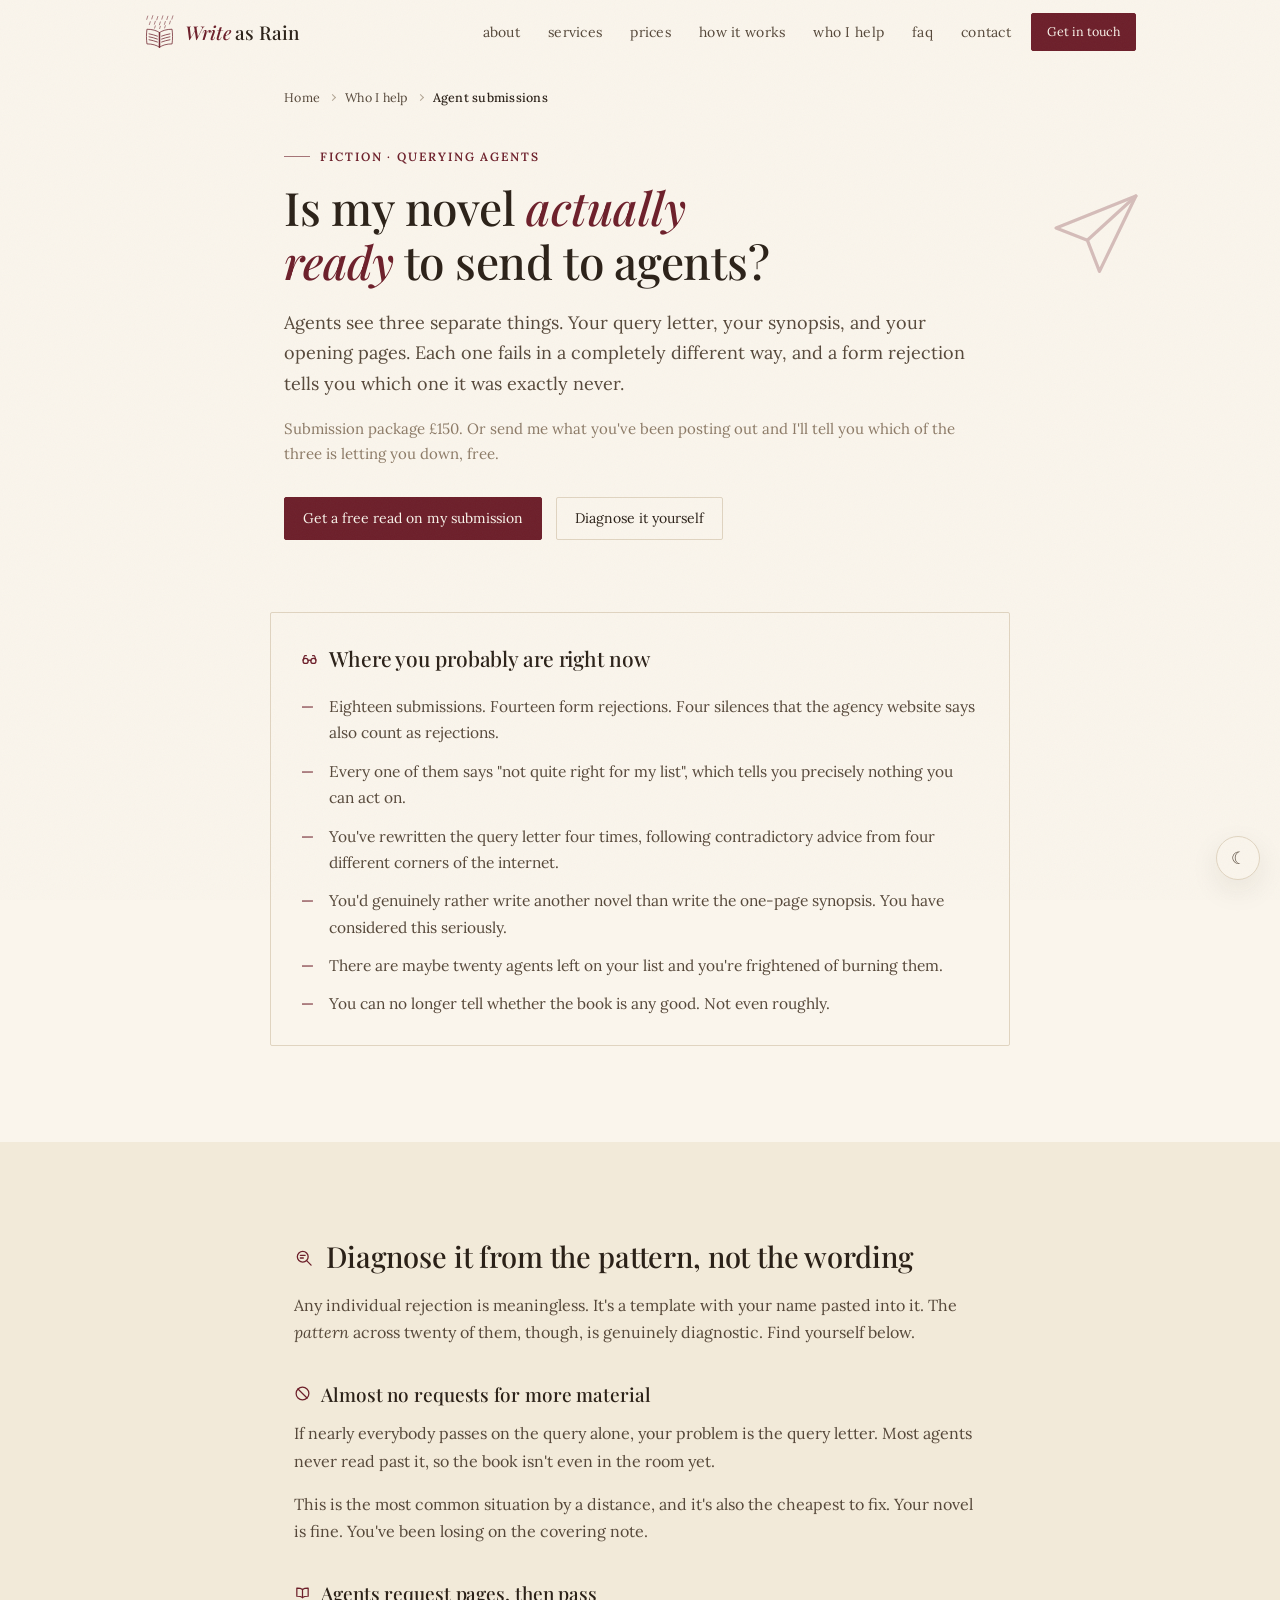
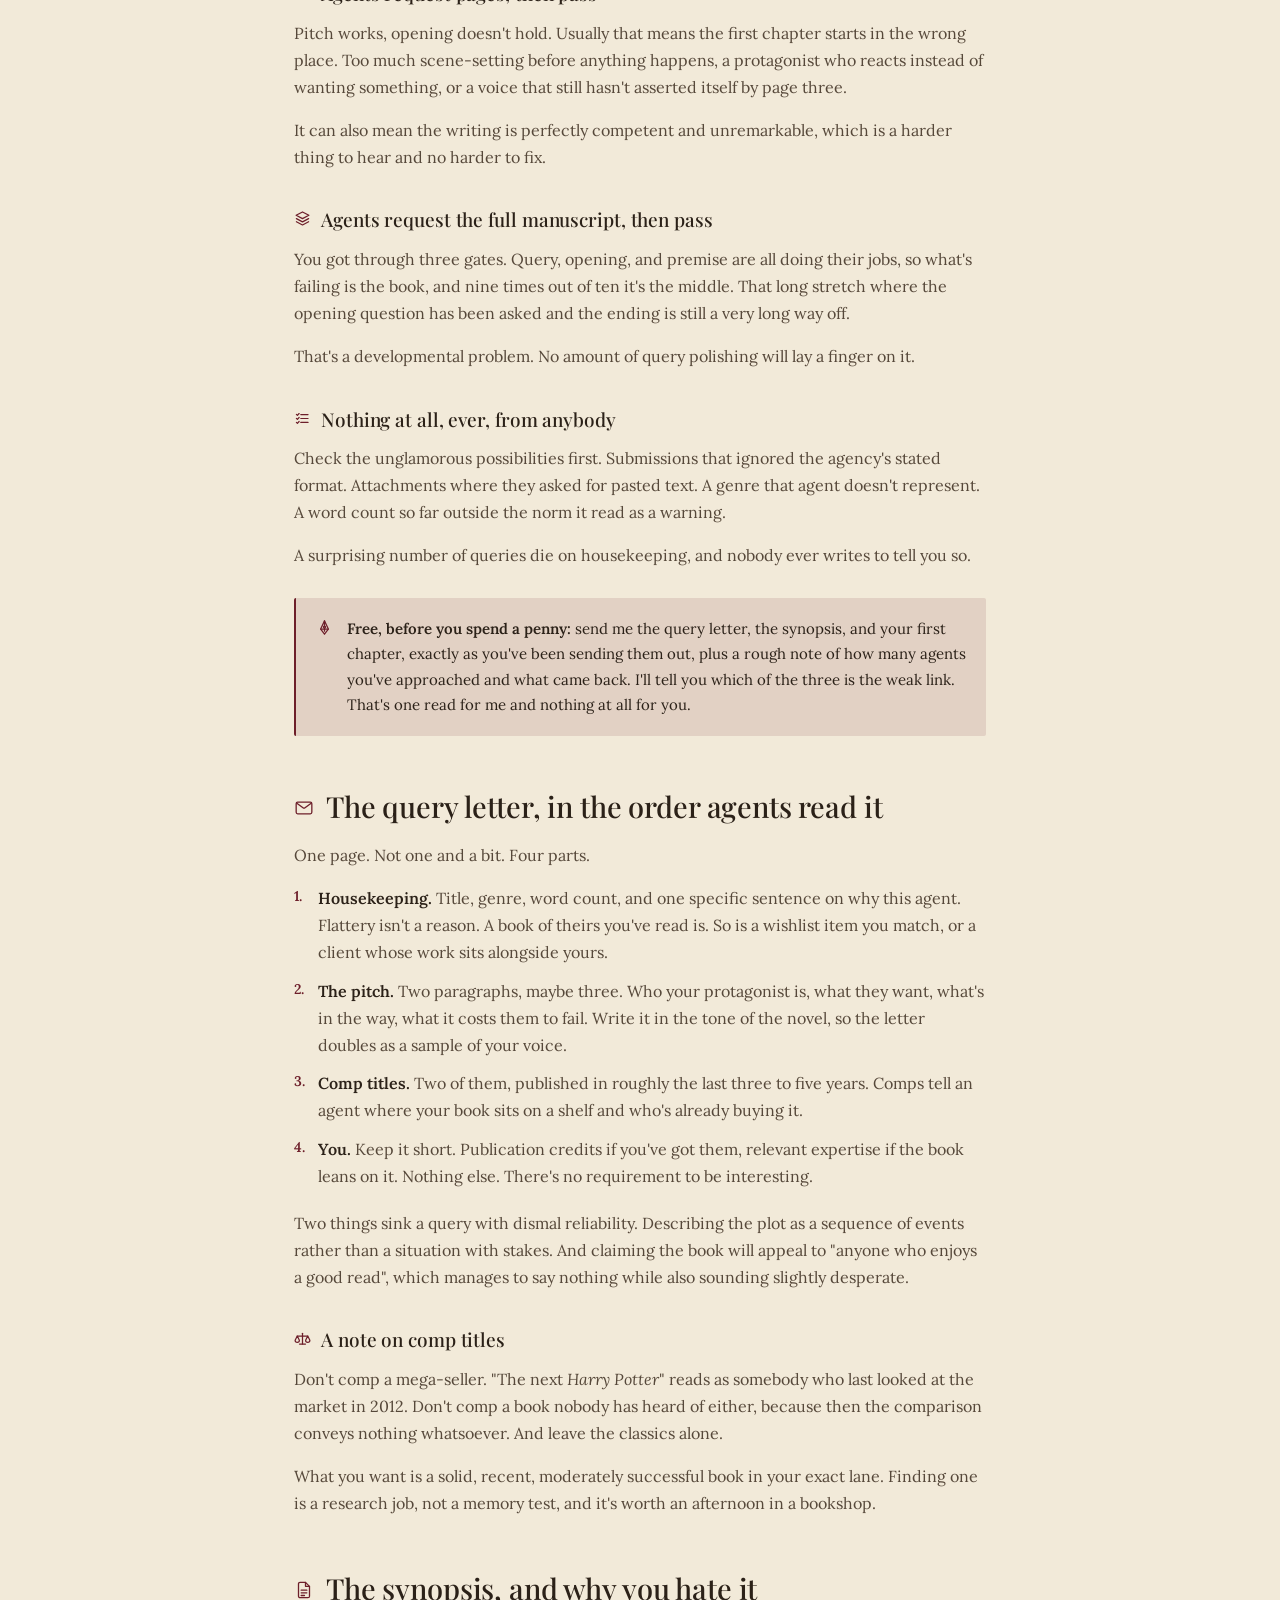
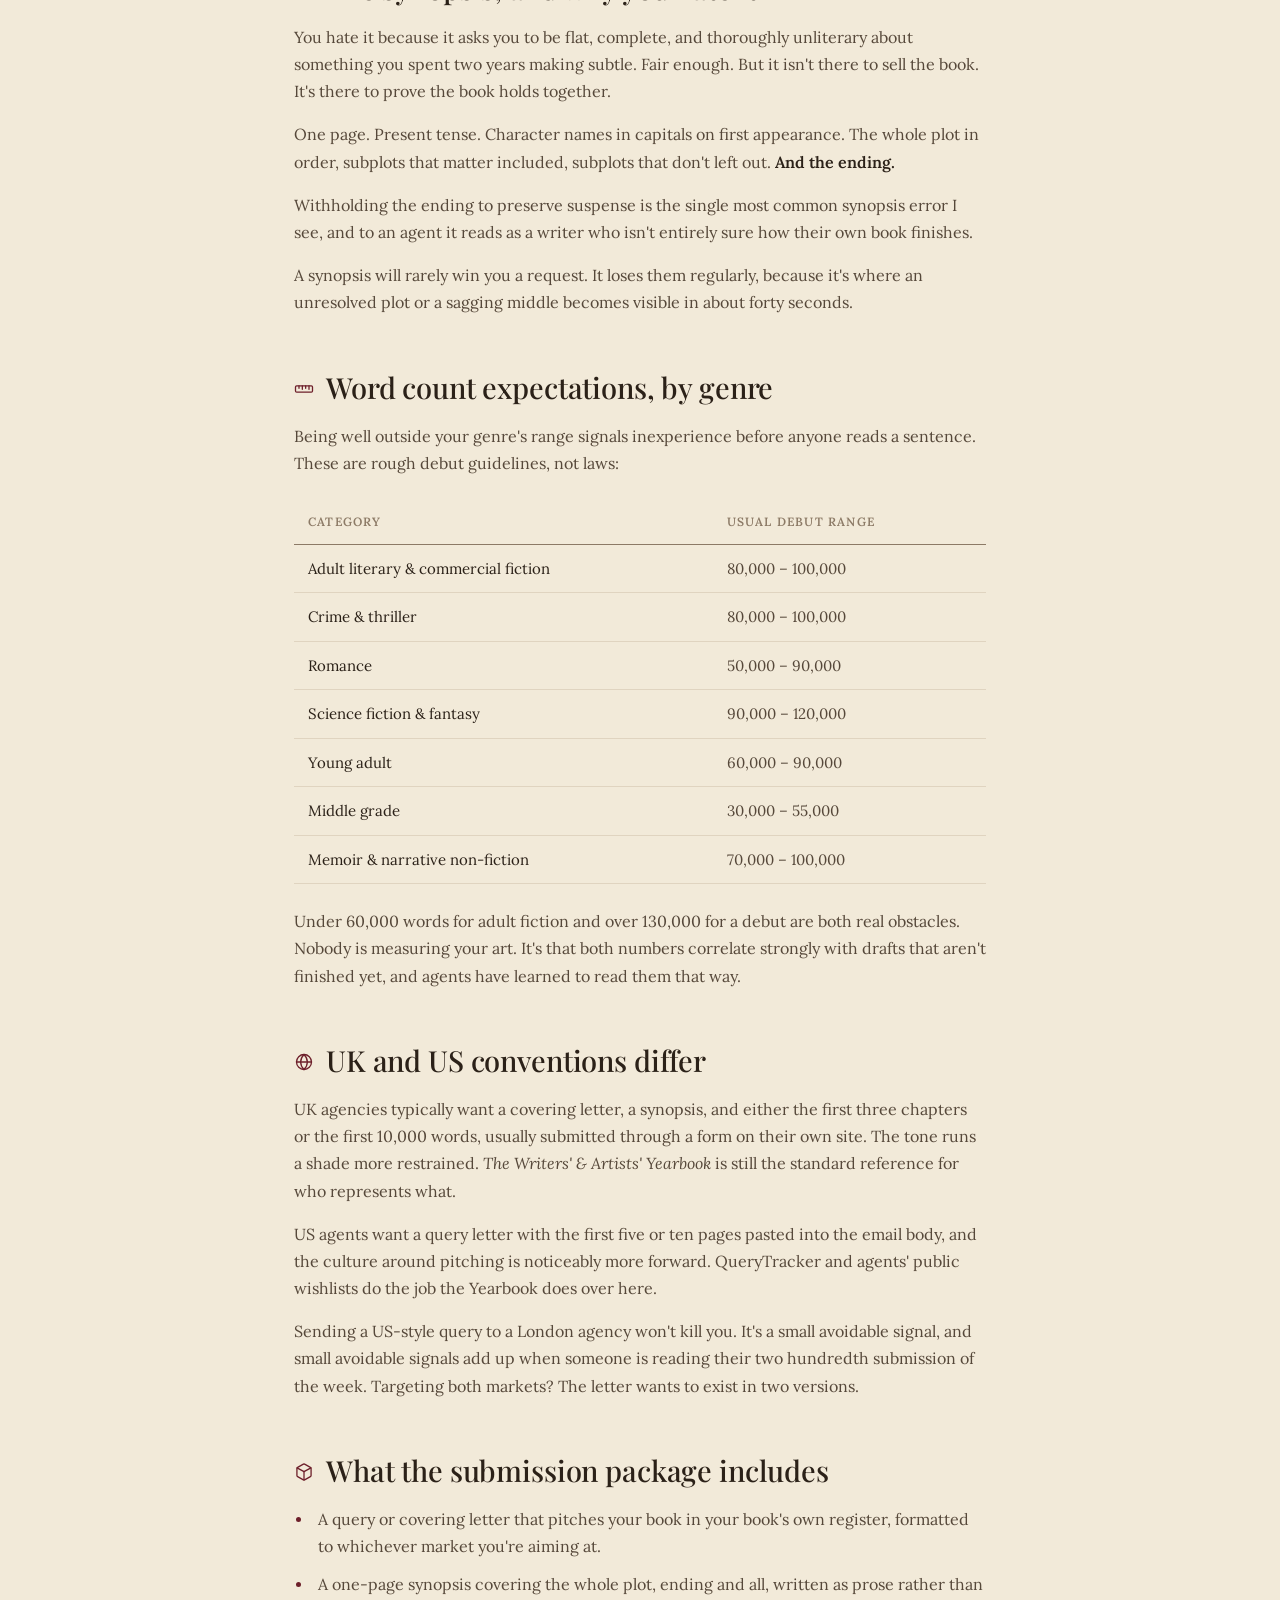
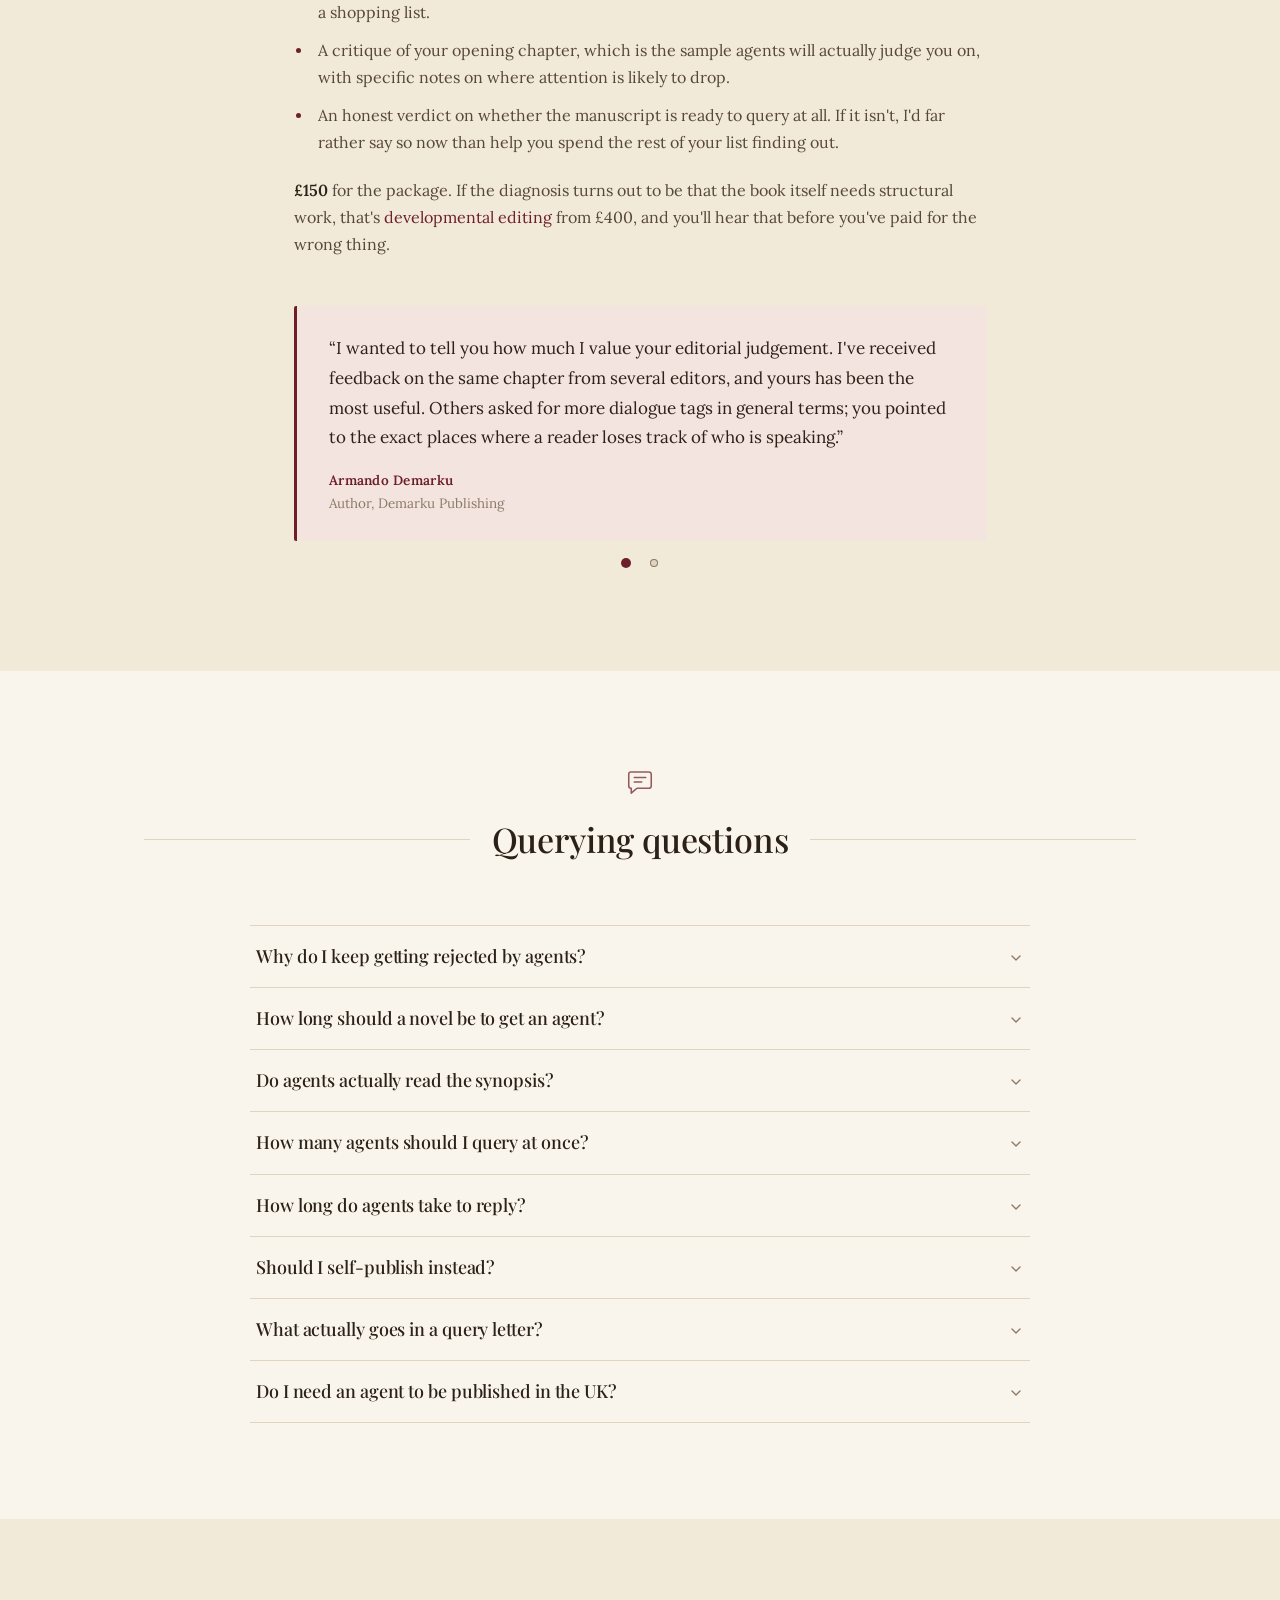
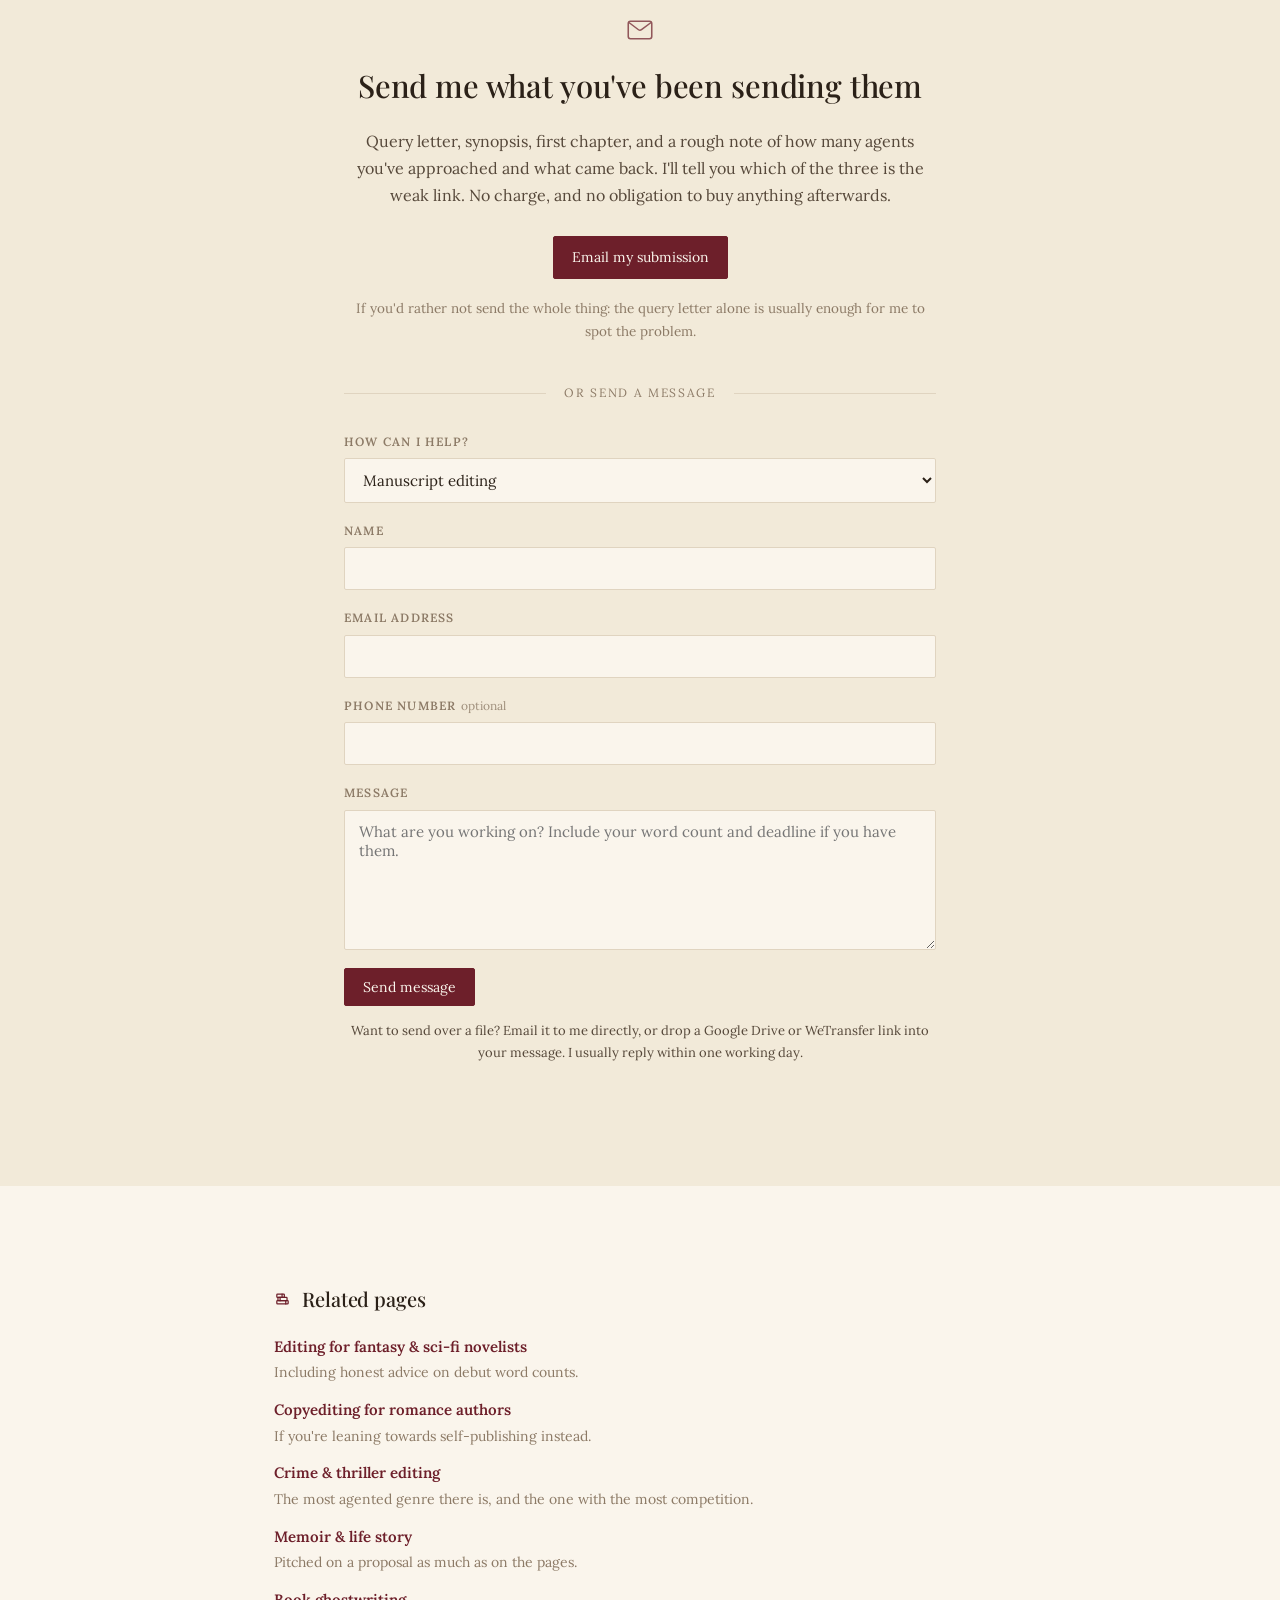
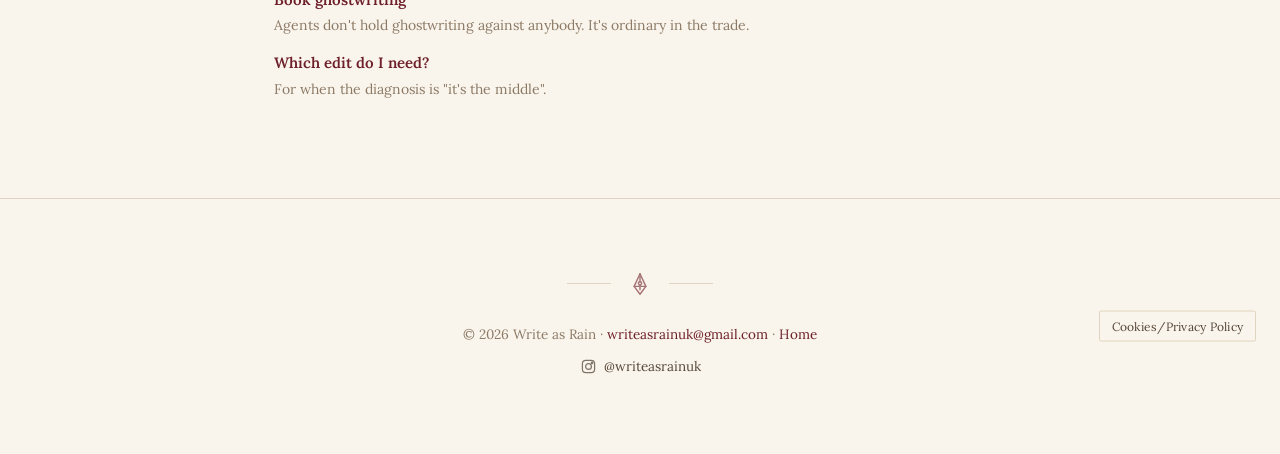
<file: agent-submission-help.html>
<!DOCTYPE html>
<html lang="en-GB">
<head>
  <meta charset="UTF-8">
  <meta name="viewport" content="width=device-width, initial-scale=1.0">

  <title>Is My Novel Ready to Send to Agents? | Query &amp; Synopsis Help</title>
  <meta name="description" content="Form rejections don't tell you what went wrong. Work out whether it's the book, the query, the synopsis, or the opening chapter that's failing. Package £150.">
  <link rel="canonical" href="https://writeasrain.github.io/agent-submission-help.html">

  <meta property="og:site_name" content="Write as Rain">
  <meta property="og:title" content="Is My Novel Ready to Send to Agents?">
  <meta property="og:description" content="Agents see three things: your query, your synopsis, and your opening pages. Each one fails differently, and a form rejection never tells you which. Here's how to find out.">
  <meta property="og:type" content="article">
  <meta property="og:url" content="https://writeasrain.github.io/agent-submission-help.html">
  <meta property="og:locale" content="en_GB">
  <meta property="og:image" content="https://writeasrain.github.io/og-image.png">
  <meta property="og:image:width" content="1200">
  <meta property="og:image:height" content="630">
  <meta property="og:image:alt" content="Write as Rain - every word deserves a second pair of eyes">
  <meta name="twitter:card" content="summary_large_image">

  <link rel="preconnect" href="https://fonts.googleapis.com">
  <link rel="preconnect" href="https://fonts.gstatic.com" crossorigin>
  <link href="https://fonts.googleapis.com/css2?family=Playfair+Display:ital,wght@0,500;0,600;1,500&family=Lora:ital,wght@0,400;0,500;0,600;1,400&display=swap" rel="stylesheet">
  <link rel="stylesheet" href="styles.css">
  <link rel="icon" href="/favicon.svg" type="image/svg+xml">
  <link rel="icon" href="/favicon.ico" sizes="32x32">
  <link rel="apple-touch-icon" href="/apple-touch-icon.png">

  <script type="application/ld+json">
{
  "@context": "https://schema.org",
  "@type": "BreadcrumbList",
  "itemListElement": [
    { "@type": "ListItem", "position": 1, "name": "Write as Rain", "item": "https://writeasrain.github.io/" },
    { "@type": "ListItem", "position": 2, "name": "Agent submission help", "item": "https://writeasrain.github.io/agent-submission-help.html" }
  ]
}
  </script>

  <script type="application/ld+json">
{
  "@context": "https://schema.org",
  "@type": "Service",
  "name": "Query letter, synopsis, and opening chapter help for novelists querying agents",
  "serviceType": "Submission package",
  "provider": { "@type": "ProfessionalService", "name": "Write as Rain", "@id": "https://writeasrain.github.io/#business" },
  "areaServed": { "@type": "Place", "name": "Worldwide" },
  "audience": { "@type": "Audience", "audienceType": "Novelists querying literary agents" },
  "description": "A query letter, one-page synopsis, and opening chapter critique prepared for literary agent submissions, tailored to UK or US conventions, plus an honest assessment of whether the manuscript is ready to query.",
  "offers": { "@type": "Offer", "priceCurrency": "GBP", "price": 150 }
}
  </script>

  <script type="application/ld+json">
{
  "@context": "https://schema.org",
  "@type": "FAQPage",
  "mainEntity": [
    {
      "@type": "Question",
      "name": "Why do I keep getting rejected by agents?",
      "acceptedAnswer": { "@type": "Answer", "text": "Read the pattern, not the wording. No requests at all. It's the query letter. Most agents never read past it. Pages requested, then passed. It's your opening chapters. Full manuscript requested, then passed. It's the book, and usually the middle of it. Form rejections are deliberately uninformative. Twenty of them lined up together tell you far more than any single one ever will." }
    },
    {
      "@type": "Question",
      "name": "How long should a novel be to get an agent?",
      "acceptedAnswer": { "@type": "Answer", "text": "Roughly, for a debut: literary and commercial fiction 80–100k, crime and thriller 80–100k, romance 50–90k, SFF 90–120k, YA 60–90k, middle grade 30–55k, memoir 70–100k. Under 60,000 for adult fiction reads as underwritten. Over 130,000 for a debut reads as unrevised. Neither is a rule, and both get read as signals before anybody opens the manuscript." }
    },
    {
      "@type": "Question",
      "name": "Do agents actually read the synopsis?",
      "acceptedAnswer": { "@type": "Answer", "text": "Some before the pages, some after, some only if the pages interested them. It'll rarely win you a request. It loses them regularly, because a structural problem becomes visible in a synopsis in about forty seconds flat. Include the ending. Always. Holding it back for suspense reads as a writer who doesn't know how their own book finishes." }
    },
    {
      "@type": "Question",
      "name": "How many agents should I query at once?",
      "acceptedAnswer": { "@type": "Answer", "text": "Batches of six to ten. Simultaneous submissions are standard and expected unless an agency specifically says otherwise. Batching buys you information. If the query is the problem you find out after ten submissions rather than eighty, with most of your list still intact to approach with a better letter." }
    },
    {
      "@type": "Question",
      "name": "How long do agents take to reply?",
      "acceptedAnswer": { "@type": "Answer", "text": "Anywhere from a fortnight to six months. Many agencies now state plainly that silence after a given window means no. Check each agency's submission page before you chase them, because chasing early is remembered. And keep a spreadsheet of who, when, what you sent, and what came back. By submission thirty you won't remember, and querying the same agent twice by accident is a bad way to introduce yourself." }
    },
    {
      "@type": "Question",
      "name": "Should I self-publish instead?",
      "acceptedAnswer": { "@type": "Answer", "text": "They're two different routes. One isn't a consolation prize for failing at the other, whatever the internet occasionally implies. Traditional publishing buys you bookshop distribution, prize eligibility, and an advance, at the cost of years of waiting and very little control. Self-publishing buys you speed, control, and far higher royalties per copy, at the cost of funding the editing, the cover, and the marketing yourself. Genre fiction with a clearly defined readership does very well self-published. Romance above all. Literary fiction generally doesn't." }
    },
    {
      "@type": "Question",
      "name": "What actually goes in a query letter?",
      "acceptedAnswer": { "@type": "Answer", "text": "One page, four parts. Housekeeping (title, genre, word count, why this agent). The pitch (protagonist, want, obstacle, cost). Two recent comp titles. A short paragraph about you. Write it in the tone of the novel so the letter doubles as a sample of your voice. That's the bit separating a competent query from one that gets read twice." }
    },
    {
      "@type": "Question",
      "name": "Do I need an agent to be published in the UK?",
      "acceptedAnswer": { "@type": "Answer", "text": "For the big houses, effectively yes. They don't take unagented submissions. Plenty of independent presses do accept direct approaches and some of them are excellent, typically paying smaller advances in exchange for a lot more editorial attention. One rule hasn't changed in decades. A legitimate agent takes a commission from your earnings, after you've earned them. Anybody charging a reading fee, or nudging you towards a paid editorial service they happen to be connected to, isn't an agent worth having." }
    }
  ]
}
  </script>

  <!-- Google tag (gtag.js) -->
  <script async src="https://www.googletagmanager.com/gtag/js?id=G-4W3Q03PS05"></script>
  <script>
    window.dataLayer = window.dataLayer || [];
    function gtag(){dataLayer.push(arguments);}
    gtag('js', new Date());
    gtag('config', 'G-4W3Q03PS05');
  </script>

  <!-- Microsoft Clarity -->
  <script type="text/javascript">
    (function(c,l,a,r,i,t,y){
        c[a]=c[a]||function(){(c[a].q=c[a].q||[]).push(arguments)};
        t=l.createElement(r);t.async=1;t.src="https://www.clarity.ms/tag/"+i;
        y=l.getElementsByTagName(r)[0];y.parentNode.insertBefore(t,y);
    })(window, document, "clarity", "script", "xw679pu73i");
  </script>
</head>
<body>

<a class="skip-link" href="#main">Skip to content</a>

<nav>
  <div class="nav-inner">
    <a href="index.html" class="brand"><svg class="brand-mark" viewBox="0 0 148 164" aria-hidden="true"><use href="#wr-art-book"></use></svg><span class="brand-text"><span class="accent">Write</span> as Rain</span></a>
    <ul class="nav-links" id="nav-links">
      <li><a href="index.html#about">about</a></li>
      <li><a href="index.html#services">services</a></li>
      <li><a href="pricing.html">prices</a></li>
      <li><a href="index.html#process">how it works</a></li>
      <li><a href="index.html#who-i-help">who I help</a></li>
      <li><a href="#faq">faq</a></li>
      <li><a href="#contact">contact</a></li>
    </ul>
    <div class="nav-actions">
      <a href="#contact" class="btn primary">Get in touch</a>
      <button class="menu-toggle" id="menu-toggle" aria-label="Open menu" aria-expanded="false">&#9776;</button>
    </div>
  </div>
</nav>

<div class="container breadcrumb">
  <nav aria-label="Breadcrumb">
    <ol>
      <li><a href="index.html">Home</a></li>
      <li><a href="index.html#who-i-help">Who I help</a></li>
      <li aria-current="page">Agent submissions</li>
    </ol>
  </nav>
</div>

<main id="main">

<header class="niche-hero">
  <div class="container niche-hero-inner">
    <p class="eyebrow">Fiction &middot; Querying agents</p>
    <h1>Is my novel <span class="accent">actually ready</span> to send to agents?</h1>
    <p class="lede">Agents see three separate things. Your query letter, your synopsis, and your opening pages. Each one fails in a completely different way, and a form rejection tells you which one it was exactly never.</p>
    <p class="lede-sub">Submission package &pound;150. Or send me what you've been posting out and I'll tell you which of the three is letting you down, free.</p>
    <div class="niche-cta">
      <a href="#contact" class="btn primary">Get a free read on my submission</a>
      <a href="#diagnose" class="btn">Diagnose it yourself</a>
    </div>
  </div>
  <svg class="ill ill-xl niche-hero-art" viewBox="0 0 24 24" aria-hidden="true"><use href="#wr-plane"></use></svg>
</header>

<section>
  <div class="container">
    <div class="pain-list reveal">
      <h2><svg class="ill ill-sm" viewBox="0 0 24 24" aria-hidden="true"><use href="#wr-glasses"></use></svg>Where you probably are right now</h2>
      <ul>
        <li>Eighteen submissions. Fourteen form rejections. Four silences that the agency website says also count as rejections.</li>
        <li>Every one of them says "not quite right for my list", which tells you precisely nothing you can act on.</li>
        <li>You've rewritten the query letter four times, following contradictory advice from four different corners of the internet.</li>
        <li>You'd genuinely rather write another novel than write the one-page synopsis. You have considered this seriously.</li>
        <li>There are maybe twenty agents left on your list and you're frightened of burning them.</li>
        <li>You can no longer tell whether the book is any good. Not even roughly.</li>
      </ul>
    </div>
  </div>
</section>

<section id="diagnose" class="section-alt">
  <div class="container prose reveal">

    <h2><svg class="ill ill-hd" viewBox="0 0 24 24" aria-hidden="true"><use href="#wr-magnifier"></use></svg>Diagnose it from the pattern, not the wording</h2>
    <p>Any individual rejection is meaningless. It's a template with your name pasted into it. The <em>pattern</em> across twenty of them, though, is genuinely diagnostic. Find yourself below.</p>

    <h3><svg class="ill ill-sm" viewBox="0 0 24 24" aria-hidden="true"><use href="#wr-no"></use></svg>Almost no requests for more material</h3>
    <p>If nearly everybody passes on the query alone, your problem is the query letter. Most agents never read past it, so the book isn't even in the room yet.</p>
    <p>This is the most common situation by a distance, and it's also the cheapest to fix. Your novel is fine. You've been losing on the covering note.</p>

    <h3><svg class="ill ill-sm" viewBox="0 0 24 24" aria-hidden="true"><use href="#wr-book-open"></use></svg>Agents request pages, then pass</h3>
    <p>Pitch works, opening doesn't hold. Usually that means the first chapter starts in the wrong place. Too much scene-setting before anything happens, a protagonist who reacts instead of wanting something, or a voice that still hasn't asserted itself by page three.</p>
    <p>It can also mean the writing is perfectly competent and unremarkable, which is a harder thing to hear and no harder to fix.</p>

    <h3><svg class="ill ill-sm" viewBox="0 0 24 24" aria-hidden="true"><use href="#wr-layers"></use></svg>Agents request the full manuscript, then pass</h3>
    <p>You got through three gates. Query, opening, and premise are all doing their jobs, so what's failing is the book, and nine times out of ten it's the middle. That long stretch where the opening question has been asked and the ending is still a very long way off.</p>
    <p>That's a developmental problem. No amount of query polishing will lay a finger on it.</p>

    <h3><svg class="ill ill-sm" viewBox="0 0 24 24" aria-hidden="true"><use href="#wr-checklist"></use></svg>Nothing at all, ever, from anybody</h3>
    <p>Check the unglamorous possibilities first. Submissions that ignored the agency's stated format. Attachments where they asked for pasted text. A genre that agent doesn't represent. A word count so far outside the norm it read as a warning.</p>
    <p>A surprising number of queries die on housekeeping, and nobody ever writes to tell you so.</p>

    <div class="callout">
      <svg class="ill ill-sm" viewBox="0 0 24 24" aria-hidden="true"><use href="#wr-nib"></use></svg>
      <p><strong>Free, before you spend a penny:</strong> send me the query letter, the synopsis, and your first chapter, exactly as you've been sending them out, plus a rough note of how many agents you've approached and what came back. I'll tell you which of the three is the weak link. That's one read for me and nothing at all for you.</p>
    </div>

    <h2><svg class="ill ill-hd" viewBox="0 0 24 24" aria-hidden="true"><use href="#wr-envelope"></use></svg>The query letter, in the order agents read it</h2>
    <p>One page. Not one and a bit. Four parts.</p>
    <ol>
      <li><strong>Housekeeping.</strong> Title, genre, word count, and one specific sentence on why this agent. Flattery isn't a reason. A book of theirs you've read is. So is a wishlist item you match, or a client whose work sits alongside yours.</li>
      <li><strong>The pitch.</strong> Two paragraphs, maybe three. Who your protagonist is, what they want, what's in the way, what it costs them to fail. Write it in the tone of the novel, so the letter doubles as a sample of your voice.</li>
      <li><strong>Comp titles.</strong> Two of them, published in roughly the last three to five years. Comps tell an agent where your book sits on a shelf and who's already buying it.</li>
      <li><strong>You.</strong> Keep it short. Publication credits if you've got them, relevant expertise if the book leans on it. Nothing else. There's no requirement to be interesting.</li>
    </ol>
    <p>Two things sink a query with dismal reliability. Describing the plot as a sequence of events rather than a situation with stakes. And claiming the book will appeal to "anyone who enjoys a good read", which manages to say nothing while also sounding slightly desperate.</p>

    <h3><svg class="ill ill-sm" viewBox="0 0 24 24" aria-hidden="true"><use href="#wr-scales"></use></svg>A note on comp titles</h3>
    <p>Don't comp a mega-seller. "The next <em>Harry Potter</em>" reads as somebody who last looked at the market in 2012. Don't comp a book nobody has heard of either, because then the comparison conveys nothing whatsoever. And leave the classics alone.</p>
    <p>What you want is a solid, recent, moderately successful book in your exact lane. Finding one is a research job, not a memory test, and it's worth an afternoon in a bookshop.</p>

    <h2><svg class="ill ill-hd" viewBox="0 0 24 24" aria-hidden="true"><use href="#wr-doc-lines"></use></svg>The synopsis, and why you hate it</h2>
    <p>You hate it because it asks you to be flat, complete, and thoroughly unliterary about something you spent two years making subtle. Fair enough. But it isn't there to sell the book. It's there to prove the book holds together.</p>
    <p>One page. Present tense. Character names in capitals on first appearance. The whole plot in order, subplots that matter included, subplots that don't left out. <strong>And the ending.</strong></p>
    <p>Withholding the ending to preserve suspense is the single most common synopsis error I see, and to an agent it reads as a writer who isn't entirely sure how their own book finishes.</p>
    <p>A synopsis will rarely win you a request. It loses them regularly, because it's where an unresolved plot or a sagging middle becomes visible in about forty seconds.</p>

    <h2><svg class="ill ill-hd" viewBox="0 0 24 24" aria-hidden="true"><use href="#wr-ruler"></use></svg>Word count expectations, by genre</h2>
    <p>Being well outside your genre's range signals inexperience before anyone reads a sentence. These are rough debut guidelines, not laws:</p>
    <div class="data-table-wrap">
      <table class="data-table">
        <thead>
          <tr><th scope="col">Category</th><th scope="col">Usual debut range</th></tr>
        </thead>
        <tbody>
          <tr><td>Adult literary &amp; commercial fiction</td><td>80,000 &ndash; 100,000</td></tr>
          <tr><td>Crime &amp; thriller</td><td>80,000 &ndash; 100,000</td></tr>
          <tr><td>Romance</td><td>50,000 &ndash; 90,000</td></tr>
          <tr><td>Science fiction &amp; fantasy</td><td>90,000 &ndash; 120,000</td></tr>
          <tr><td>Young adult</td><td>60,000 &ndash; 90,000</td></tr>
          <tr><td>Middle grade</td><td>30,000 &ndash; 55,000</td></tr>
          <tr><td>Memoir &amp; narrative non-fiction</td><td>70,000 &ndash; 100,000</td></tr>
        </tbody>
      </table>
    </div>
    <p>Under 60,000 words for adult fiction and over 130,000 for a debut are both real obstacles. Nobody is measuring your art. It's that both numbers correlate strongly with drafts that aren't finished yet, and agents have learned to read them that way.</p>

    <h2><svg class="ill ill-hd" viewBox="0 0 24 24" aria-hidden="true"><use href="#wr-globe"></use></svg>UK and US conventions differ</h2>
    <p>UK agencies typically want a covering letter, a synopsis, and either the first three chapters or the first 10,000 words, usually submitted through a form on their own site. The tone runs a shade more restrained. <em>The Writers' &amp; Artists' Yearbook</em> is still the standard reference for who represents what.</p>
    <p>US agents want a query letter with the first five or ten pages pasted into the email body, and the culture around pitching is noticeably more forward. QueryTracker and agents' public wishlists do the job the Yearbook does over here.</p>
    <p>Sending a US-style query to a London agency won't kill you. It's a small avoidable signal, and small avoidable signals add up when someone is reading their two hundredth submission of the week. Targeting both markets? The letter wants to exist in two versions.</p>

    <h2><svg class="ill ill-hd" viewBox="0 0 24 24" aria-hidden="true"><use href="#wr-package"></use></svg>What the submission package includes</h2>
    <ul>
      <li>A query or covering letter that pitches your book in your book's own register, formatted to whichever market you're aiming at.</li>
      <li>A one-page synopsis covering the whole plot, ending and all, written as prose rather than a shopping list.</li>
      <li>A critique of your opening chapter, which is the sample agents will actually judge you on, with specific notes on where attention is likely to drop.</li>
      <li>An honest verdict on whether the manuscript is ready to query at all. If it isn't, I'd far rather say so now than help you spend the rest of your list finding out.</li>
    </ul>
    <p><strong>&pound;150</strong> for the package. If the diagnosis turns out to be that the book itself needs structural work, that's <a href="index.html#services">developmental editing</a> from &pound;400, and you'll hear that before you've paid for the wrong thing.</p>
    <!-- testimonial: demarku-dialogue, demarku-style -->
    <div class="testimonials reveal" role="region" aria-roledescription="carousel" aria-label="What clients say">
      <div class="testimonial-track" tabindex="0">
        <div class="testimonial-slide" id="demarku-dialogue-1" role="group" aria-roledescription="slide" aria-label="1 of 2">
          <figure class="testimonial">
            <blockquote>
              <p>I wanted to tell you how much I value your editorial judgement. I've received feedback on the same chapter from several editors, and yours has been the most useful. Others asked for more dialogue tags in general terms; you pointed to the exact places where a reader loses track of who is speaking.</p>
            </blockquote>
            <figcaption>
              <span class="testimonial-name">Armando Demarku</span>
              <span class="testimonial-role">Author, <a href="https://www.demarkupublishing.com/" rel="noopener">Demarku Publishing</a></span>
            </figcaption>
          </figure>
        </div>
        <div class="testimonial-slide" id="demarku-style-2" role="group" aria-roledescription="slide" aria-label="2 of 2">
          <figure class="testimonial">
            <blockquote>
              <p>The most useful response I've had on this book. What struck me most was that you separated where the stripped-back style is doing its job from the few places where it leaves the reader guessing. Nobody else made that distinction.</p>
            </blockquote>
            <figcaption>
              <span class="testimonial-name">Armando Demarku</span>
              <span class="testimonial-role">Author, <a href="https://www.demarkupublishing.com/" rel="noopener">Demarku Publishing</a></span>
            </figcaption>
          </figure>
        </div>
      </div>
      <div class="testimonial-dots">
        <button type="button" class="testimonial-dot" aria-controls="demarku-dialogue-1" aria-label="Show testimonial 1 of 2" aria-current="true"></button>
        <button type="button" class="testimonial-dot" aria-controls="demarku-style-2" aria-label="Show testimonial 2 of 2"></button>
      </div>
    </div>
    <!-- /testimonial -->

  </div>
</section>

<section id="faq">
  <div class="container">
    <div class="section-mark reveal"><svg class="ill ill-mark" viewBox="0 0 24 24" aria-hidden="true"><use href="#wr-speech"></use></svg></div>
    <div class="section-title reveal"><h2>Querying questions</h2></div>
    <div class="faq-list stagger">

      <details class="faq-item">
        <summary><h3 class="faq-q">Why do I keep getting rejected by agents?</h3><svg class="faq-chev" viewBox="0 0 24 24" fill="none" stroke="currentColor" stroke-width="2" stroke-linecap="round" stroke-linejoin="round" aria-hidden="true"><polyline points="6 9 12 15 18 9"></polyline></svg></summary>
        <div class="faq-a">
          <p>Read the pattern, not the wording.</p>
          <ul>
            <li><strong>No requests at all.</strong> It's the query letter. Most agents never read past it.</li>
            <li><strong>Pages requested, then passed.</strong> It's your opening chapters.</li>
            <li><strong>Full manuscript requested, then passed.</strong> It's the book, and usually the middle of it.</li>
          </ul>
          <p>Form rejections are deliberately uninformative. Twenty of them lined up together tell you far more than any single one ever will.</p>
        </div>
      </details>

      <details class="faq-item">
        <summary><h3 class="faq-q">How long should a novel be to get an agent?</h3><svg class="faq-chev" viewBox="0 0 24 24" fill="none" stroke="currentColor" stroke-width="2" stroke-linecap="round" stroke-linejoin="round" aria-hidden="true"><polyline points="6 9 12 15 18 9"></polyline></svg></summary>
        <div class="faq-a">
          <p>Roughly, for a debut: literary and commercial fiction 80&ndash;100k, crime and thriller 80&ndash;100k, romance 50&ndash;90k, SFF 90&ndash;120k, YA 60&ndash;90k, middle grade 30&ndash;55k, memoir 70&ndash;100k.</p>
          <p>Under 60,000 for adult fiction reads as underwritten. Over 130,000 for a debut reads as unrevised. Neither is a rule, and both get read as signals before anybody opens the manuscript.</p>
        </div>
      </details>

      <details class="faq-item">
        <summary><h3 class="faq-q">Do agents actually read the synopsis?</h3><svg class="faq-chev" viewBox="0 0 24 24" fill="none" stroke="currentColor" stroke-width="2" stroke-linecap="round" stroke-linejoin="round" aria-hidden="true"><polyline points="6 9 12 15 18 9"></polyline></svg></summary>
        <div class="faq-a">
          <p>Some before the pages, some after, some only if the pages interested them.</p>
          <p>It'll rarely win you a request. It loses them regularly, because a structural problem becomes visible in a synopsis in about forty seconds flat.</p>
          <p>Include the ending. Always. Holding it back for suspense reads as a writer who doesn't know how their own book finishes.</p>
        </div>
      </details>

      <details class="faq-item">
        <summary><h3 class="faq-q">How many agents should I query at once?</h3><svg class="faq-chev" viewBox="0 0 24 24" fill="none" stroke="currentColor" stroke-width="2" stroke-linecap="round" stroke-linejoin="round" aria-hidden="true"><polyline points="6 9 12 15 18 9"></polyline></svg></summary>
        <div class="faq-a">
          <p>Batches of six to ten. Simultaneous submissions are standard and expected unless an agency specifically says otherwise.</p>
          <p>Batching buys you information. If the query is the problem you find out after ten submissions rather than eighty, with most of your list still intact to approach with a better letter.</p>
        </div>
      </details>

      <details class="faq-item">
        <summary><h3 class="faq-q">How long do agents take to reply?</h3><svg class="faq-chev" viewBox="0 0 24 24" fill="none" stroke="currentColor" stroke-width="2" stroke-linecap="round" stroke-linejoin="round" aria-hidden="true"><polyline points="6 9 12 15 18 9"></polyline></svg></summary>
        <div class="faq-a">
          <p>Anywhere from a fortnight to six months. Many agencies now state plainly that silence after a given window means no.</p>
          <p>Check each agency's submission page before you chase them, because chasing early is remembered. And keep a spreadsheet of who, when, what you sent, and what came back. By submission thirty you won't remember, and querying the same agent twice by accident is a bad way to introduce yourself.</p>
        </div>
      </details>

      <details class="faq-item">
        <summary><h3 class="faq-q">Should I self-publish instead?</h3><svg class="faq-chev" viewBox="0 0 24 24" fill="none" stroke="currentColor" stroke-width="2" stroke-linecap="round" stroke-linejoin="round" aria-hidden="true"><polyline points="6 9 12 15 18 9"></polyline></svg></summary>
        <div class="faq-a">
          <p>They're two different routes. One isn't a consolation prize for failing at the other, whatever the internet occasionally implies.</p>
          <p>Traditional publishing buys you bookshop distribution, prize eligibility, and an advance, at the cost of years of waiting and very little control. Self-publishing buys you speed, control, and far higher royalties per copy, at the cost of funding the editing, the cover, and the marketing yourself.</p>
          <p>Genre fiction with a clearly defined readership does very well self-published. Romance above all. Literary fiction generally doesn't.</p>
        </div>
      </details>

      <details class="faq-item">
        <summary><h3 class="faq-q">What actually goes in a query letter?</h3><svg class="faq-chev" viewBox="0 0 24 24" fill="none" stroke="currentColor" stroke-width="2" stroke-linecap="round" stroke-linejoin="round" aria-hidden="true"><polyline points="6 9 12 15 18 9"></polyline></svg></summary>
        <div class="faq-a">
          <p>One page, four parts. Housekeeping (title, genre, word count, why this agent). The pitch (protagonist, want, obstacle, cost). Two recent comp titles. A short paragraph about you.</p>
          <p>Write it in the tone of the novel so the letter doubles as a sample of your voice. That's the bit separating a competent query from one that gets read twice.</p>
        </div>
      </details>

      <details class="faq-item">
        <summary><h3 class="faq-q">Do I need an agent to be published in the UK?</h3><svg class="faq-chev" viewBox="0 0 24 24" fill="none" stroke="currentColor" stroke-width="2" stroke-linecap="round" stroke-linejoin="round" aria-hidden="true"><polyline points="6 9 12 15 18 9"></polyline></svg></summary>
        <div class="faq-a">
          <p>For the big houses, effectively yes. They don't take unagented submissions. Plenty of independent presses do accept direct approaches and some of them are excellent, typically paying smaller advances in exchange for a lot more editorial attention.</p>
          <p>One rule hasn't changed in decades. A legitimate agent takes a commission from your earnings, <em>after</em> you've earned them. Anybody charging a reading fee, or nudging you towards a paid editorial service they happen to be connected to, isn't an agent worth having.</p>
        </div>
      </details>

    </div>
  </div>
</section>

<section id="contact" class="section-alt">
  <div class="container cta-band reveal">
    <div class="section-mark"><svg class="ill ill-mark" viewBox="0 0 24 24" aria-hidden="true"><use href="#wr-envelope"></use></svg></div>
    <h2>Send me what you've been sending them</h2>
    <p>Query letter, synopsis, first chapter, and a rough note of how many agents you've approached and what came back. I'll tell you which of the three is the weak link. No charge, and no obligation to buy anything afterwards.</p>
    <div class="contact-buttons">
      <a href="mailto:writeasrainuk@gmail.com?subject=Agent%20submission%20-%20free%20diagnosis" class="btn primary">Email my submission</a>
    </div>
    <p class="small">If you'd rather not send the whole thing: the query letter alone is usually enough for me to spot the problem.</p>

    <div class="contact-divider">Or send a message</div>

    <form class="contact-form" action="https://formspree.io/f/xwvgjkpb" method="POST">
      <input type="hidden" name="_subject" value="Website enquiry &ndash; Agent submission package">
      <input type="hidden" name="_next" value="https://writeasrain.github.io/thanks.html">
      <div class="form-gotcha" aria-hidden="true">
        <label for="cf-company">Company</label>
        <input type="text" id="cf-company" name="_gotcha" tabindex="-1" autocomplete="off">
      </div>
      <div class="form-field">
        <label for="cf-service">How can I help?</label>
        <select id="cf-service" name="service" required>
          <option value="" disabled>Please choose an option</option>
          <option value="Manuscript editing" selected>Manuscript editing</option>
          <option value="Book ghostwriting">Ghostwriting a book</option>
          <option value="Blurb or book description">Blurb or Amazon description</option>
          <option value="Formatting">Ebook or print formatting</option>
          <option value="Academic">Academic editing or dissertation coaching</option>
          <option value="Applications">Personal statement, CV, or LinkedIn</option>
          <option value="Business writing">Grant, bid, or ghostwriting</option>
          <option value="Documents">A document to write or tidy up</option>
          <option value="Speech">A speech</option>
          <option value="Something else">Something else</option>
        </select>
      </div>
      <div class="form-field">
        <label for="cf-name">Name</label>
        <input type="text" id="cf-name" name="name" required autocomplete="name">
      </div>
      <div class="form-field">
        <label for="cf-email">Email address</label>
        <input type="email" id="cf-email" name="_replyto" required autocomplete="email">
      </div>
      <div class="form-field">
        <label for="cf-phone">Phone number <span class="label-optional">optional</span></label>
        <input type="tel" id="cf-phone" name="phone" autocomplete="tel">
      </div>
      <div class="form-field">
        <label for="cf-message">Message</label>
        <textarea id="cf-message" name="message" required placeholder="What are you working on? Include your word count and deadline if you have them."></textarea>
      </div>
      <button type="submit" class="btn primary">Send message</button>
      <p class="form-status" role="status" aria-live="polite"></p>
      <p class="form-note">Want to send over a file? Email it to me directly, or drop a Google Drive or WeTransfer link into your message. I usually reply within one working day.</p>
    </form>
  </div>
</section>

<section>
  <div class="container related reveal">
    <h2><svg class="ill ill-sm" viewBox="0 0 24 24" aria-hidden="true"><use href="#wr-books"></use></svg>Related pages</h2>
    <ul>
      <li><a href="fantasy-scifi-editor.html">Editing for fantasy &amp; sci-fi novelists</a><span>Including honest advice on debut word counts.</span></li>
      <li><a href="romance-editor.html">Copyediting for romance authors</a><span>If you're leaning towards self-publishing instead.</span></li>
      <li><a href="crime-thriller-editor.html">Crime &amp; thriller editing</a><span>The most agented genre there is, and the one with the most competition.</span></li>
      <li><a href="memoir-life-story.html">Memoir &amp; life story</a><span>Pitched on a proposal as much as on the pages.</span></li>
      <li><a href="book-ghostwriting.html">Book ghostwriting</a><span>Agents don't hold ghostwriting against anybody. It's ordinary in the trade.</span></li>
      <li><a href="proofreading-vs-copyediting.html">Which edit do I need?</a><span>For when the diagnosis is "it's the middle".</span></li>
    </ul>
  </div>
</section>

</main>

<footer>
  <div class="container">
    <div class="footer-mark"><svg class="ill ill-md" viewBox="0 0 24 24" aria-hidden="true"><use href="#wr-nib"></use></svg></div>
    <p>&copy; 2026 Write as Rain &middot; <a href="mailto:writeasrainuk@gmail.com">writeasrainuk@gmail.com</a> &middot; <a href="index.html">Home</a></p>
    <p class="footer-social"><a href="https://www.instagram.com/writeasrainuk" rel="me noopener" target="_blank"><svg class="ill ill-sm" viewBox="0 0 24 24" aria-hidden="true"><use href="#wr-instagram"></use></svg>@writeasrainuk</a></p>
  </div>
  <button type="button" class="privacy-btn" id="privacyBtn" aria-expanded="false" aria-controls="privacyPopup">Cookies/Privacy Policy</button>
</footer>

<div class="privacy-popup" id="privacyPopup" role="dialog" aria-modal="false" aria-labelledby="privacyPopupTitle" aria-hidden="true">
  <div class="privacy-popup-header">
    <h2 class="privacy-popup-title" id="privacyPopupTitle">Cookies/Privacy Policy</h2>
    <button type="button" class="privacy-popup-close" id="privacyPopupClose" aria-label="Close privacy policy">
      <svg viewBox="0 0 24 24" fill="none" stroke="currentColor" stroke-width="2" stroke-linecap="round" stroke-linejoin="round"><line x1="18" y1="6" x2="6" y2="18"></line><line x1="6" y1="6" x2="18" y2="18"></line></svg>
    </button>
  </div>
  <div class="privacy-popup-body">
    I don't store any of your data at all unless you choose to contact me, in which case your information will only be used for contact relevant to your enquiry. You will not be subscribed to any newsletters and your details will never be shared with any third parties.<br><br>
	This website is hosted by GitHub and uses a FormSpree.io embed for the contact form &ndash; please refer to their individual policies on usage of personal data.
  </div>
</div>

<button type="button" class="theme-toggle" id="theme-toggle" aria-label="Toggle dark mode" title="Toggle dark mode">&#9790;</button>

<script src="site.js"></script>

</body>
</html>
</file>
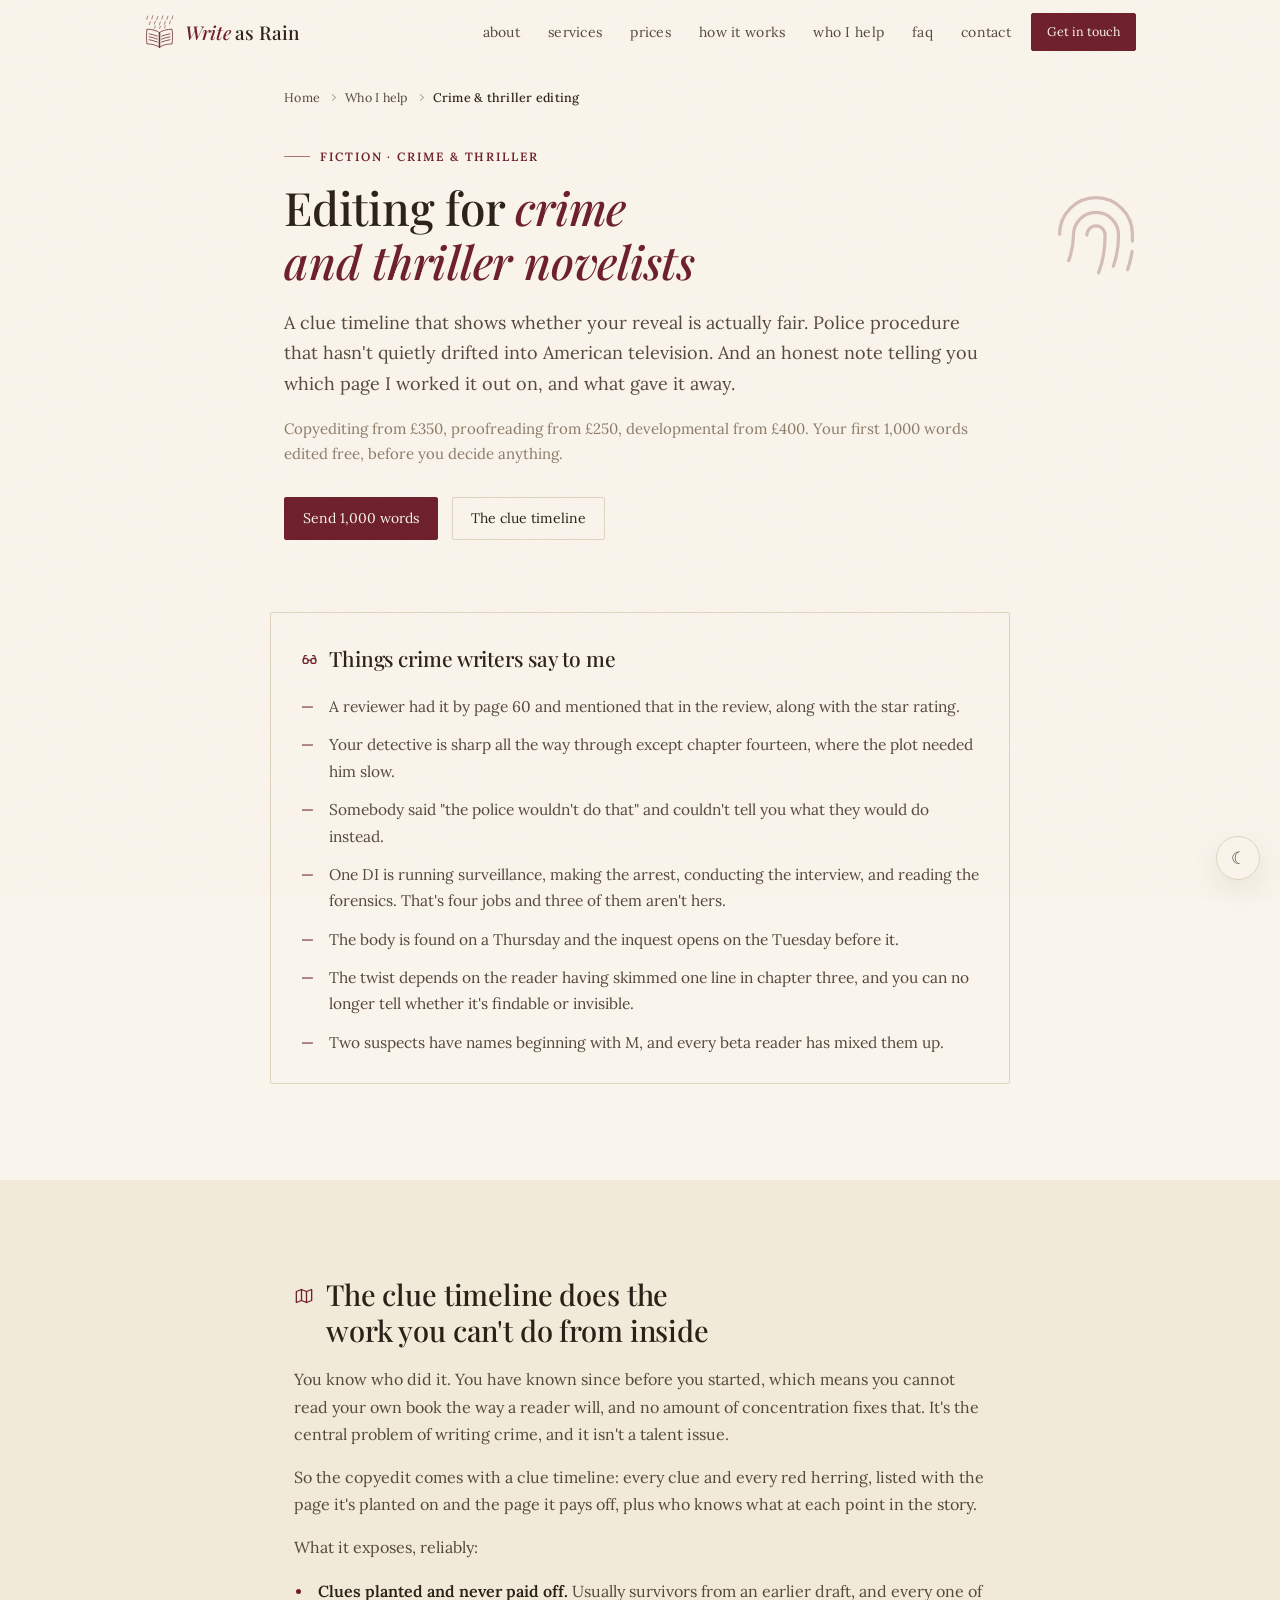
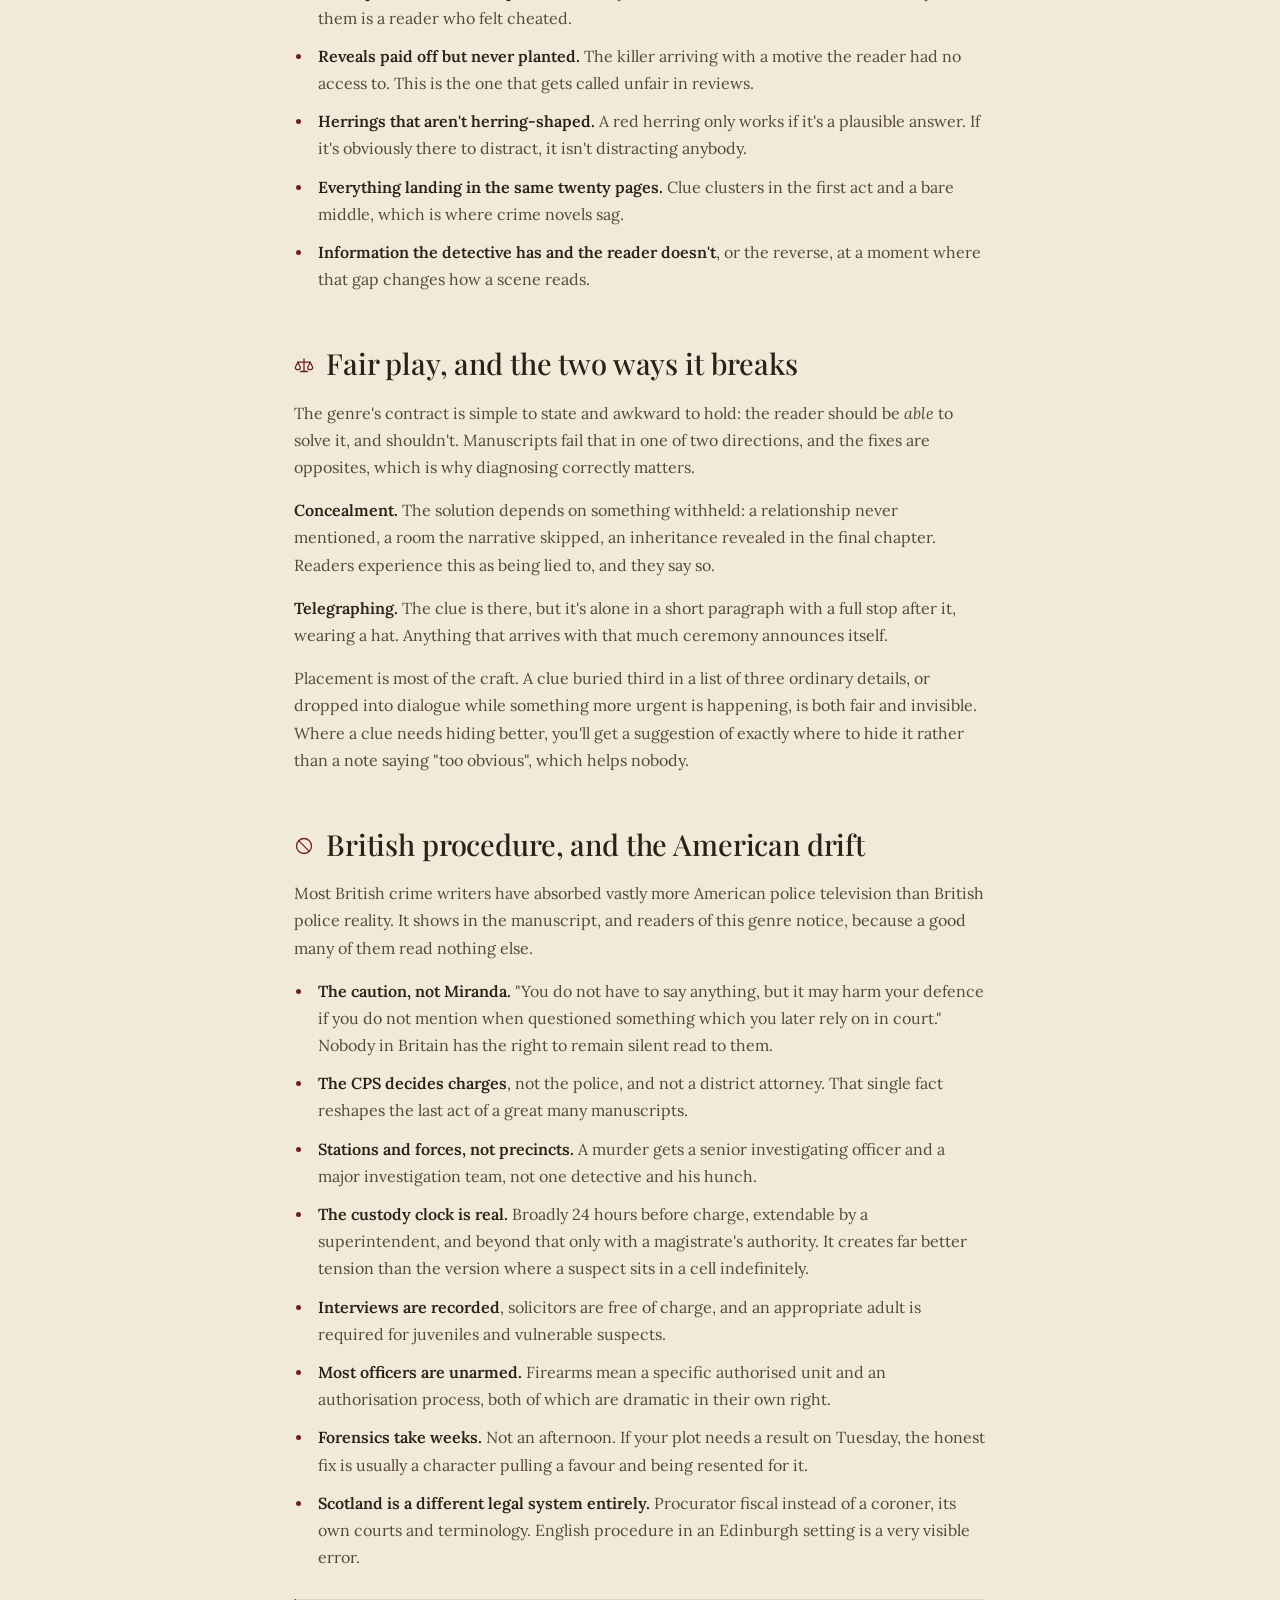
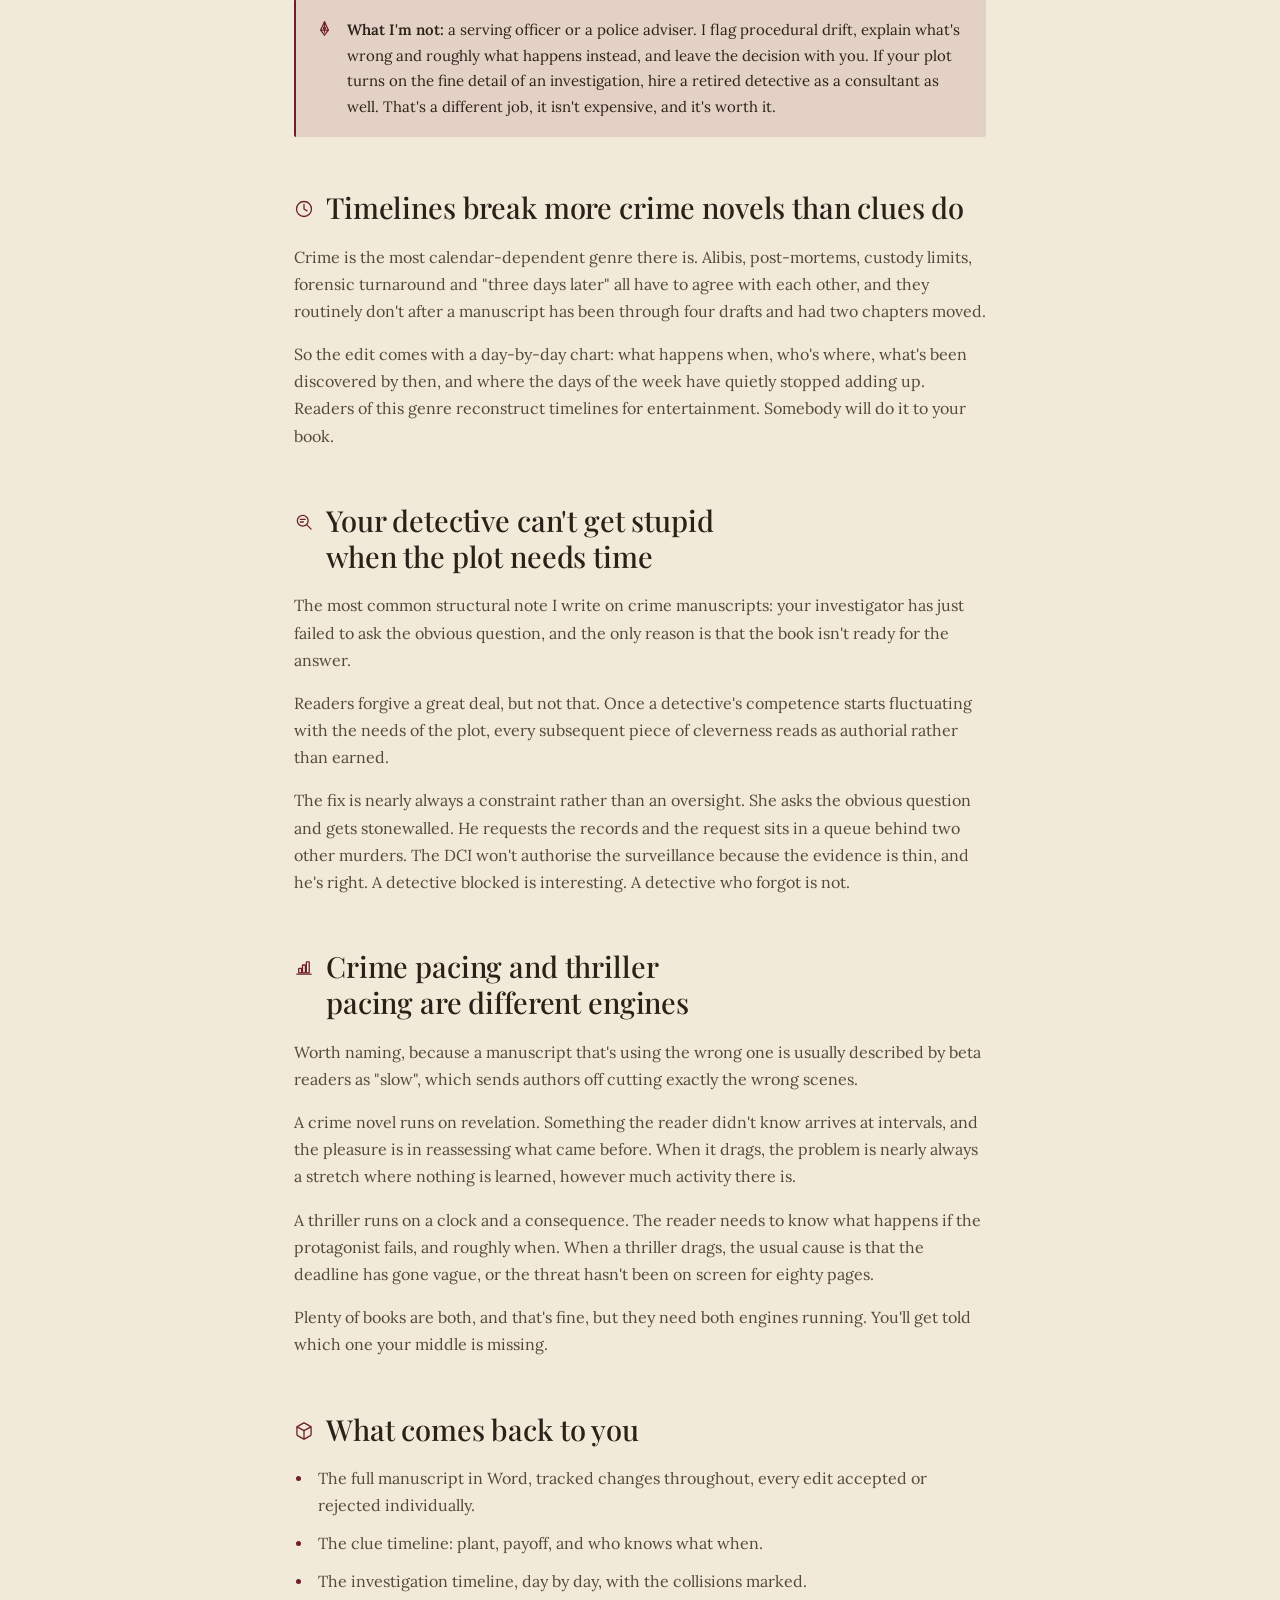
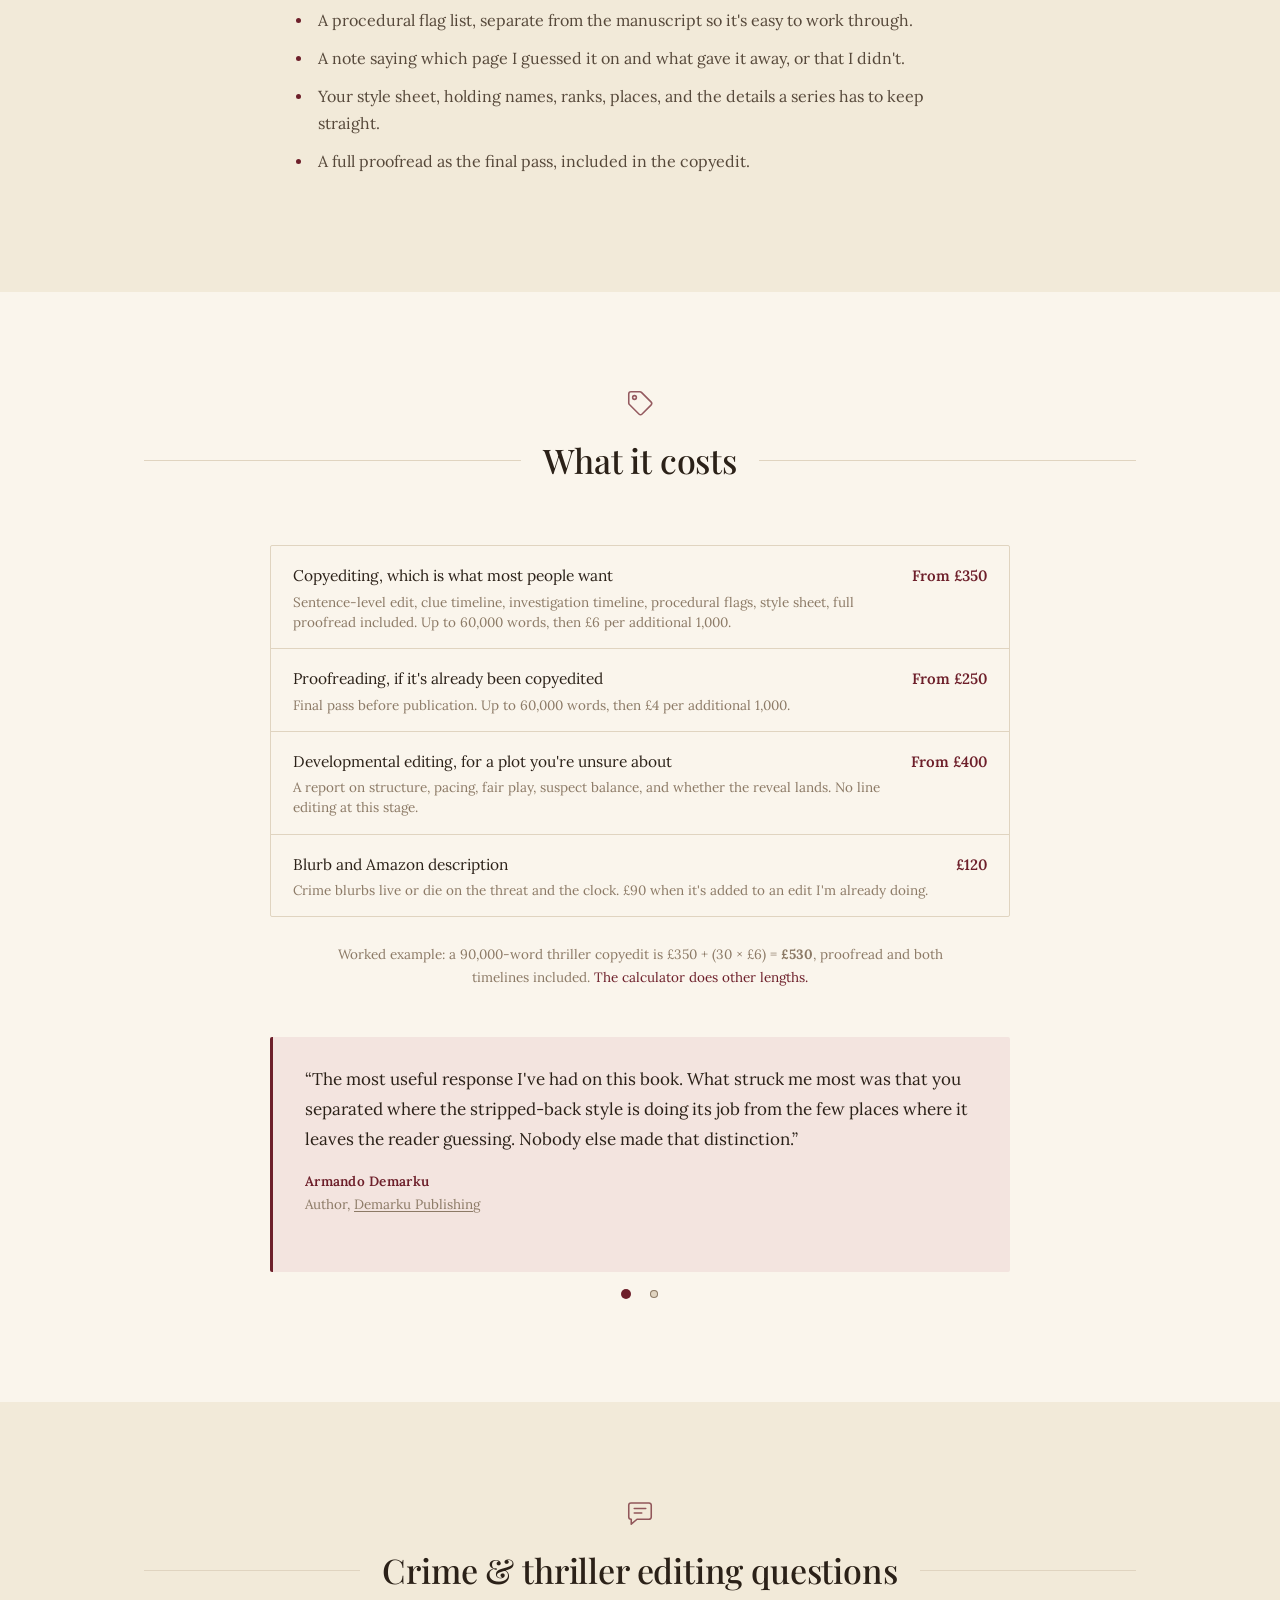
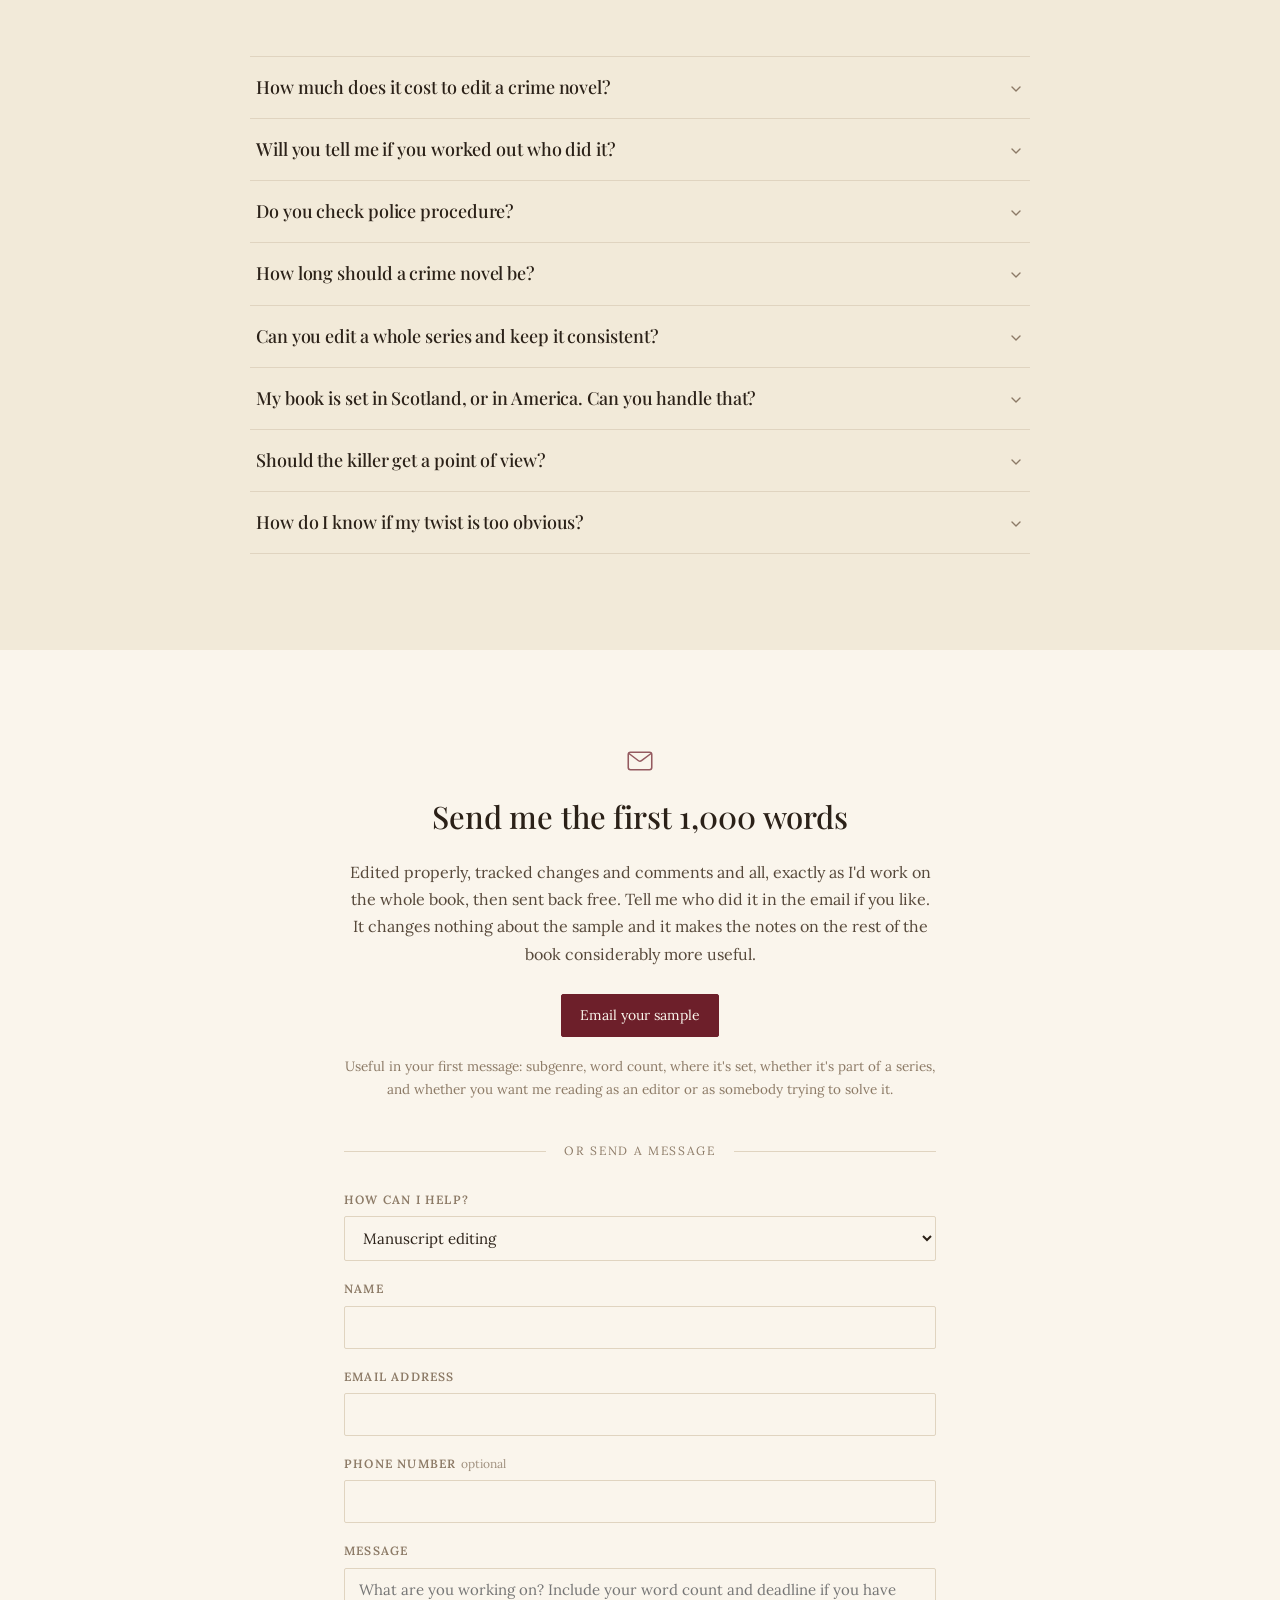
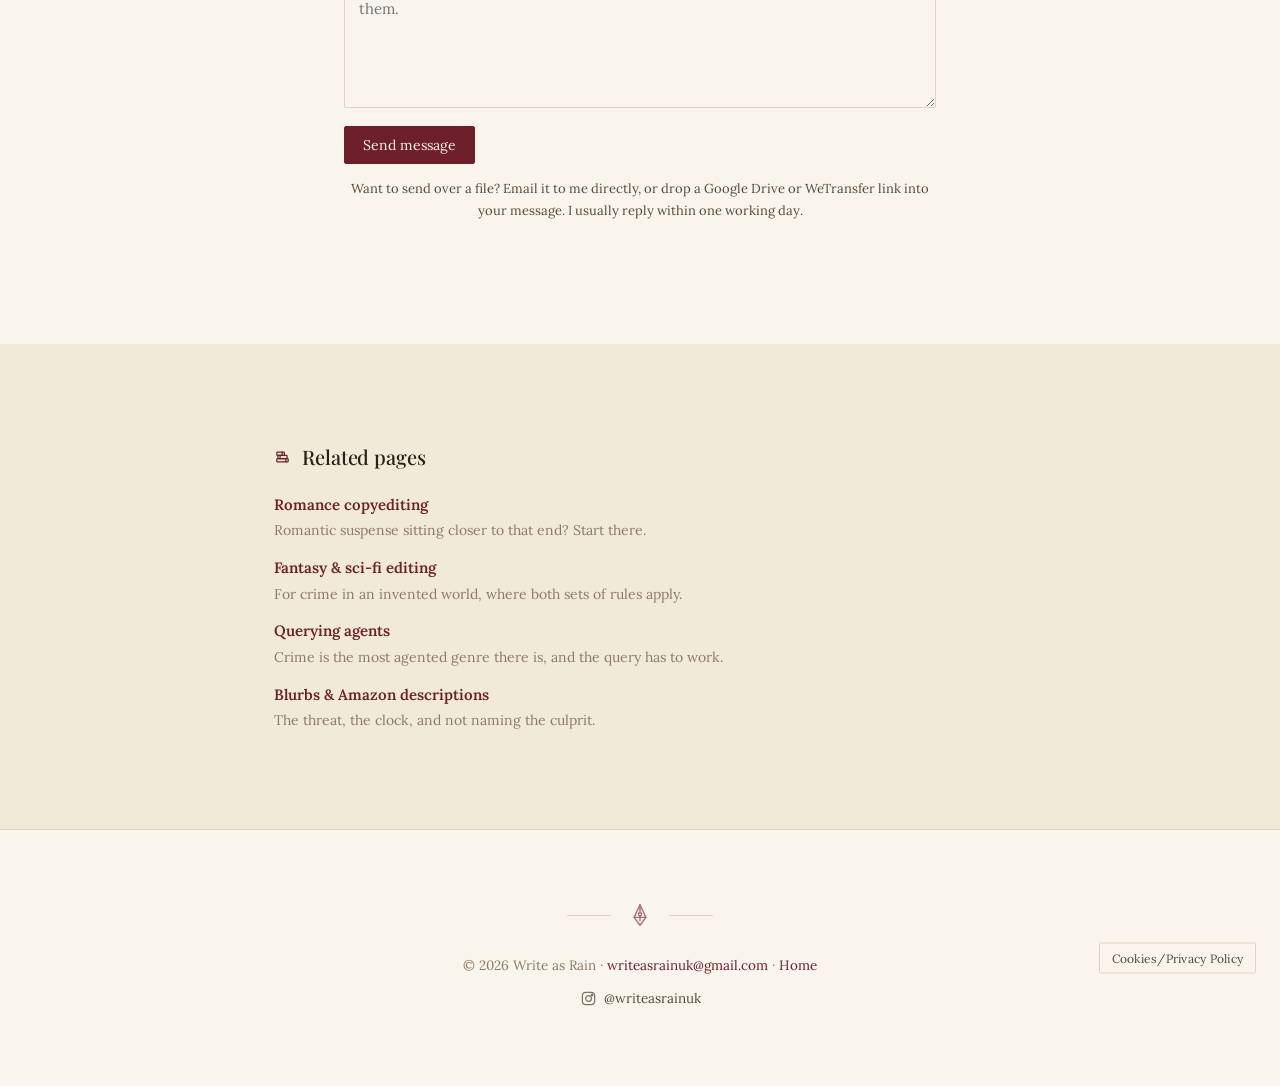
<file: crime-thriller-editor.html>
<!DOCTYPE html>
<html lang="en-GB">
<head>
  <meta charset="UTF-8">
  <meta name="viewport" content="width=device-width, initial-scale=1.0">

  <title>Crime &amp; Thriller Editor | Clue Timelines &amp; UK Procedure | Write as Rain</title>
  <meta name="description" content="Crime and thriller copyediting from £350, with a clue timeline that proves the reveal is fair and UK procedure that hasn't drifted into US television.">
  <link rel="canonical" href="https://writeasrain.github.io/crime-thriller-editor.html">

  <meta property="og:site_name" content="Write as Rain">
  <meta property="og:title" content="Crime &amp; Thriller Editor">
  <meta property="og:description" content="A clue timeline showing where every clue is planted and paid off, procedural flags for the things a British reader will catch, and an honest note on the page I guessed it.">
  <meta property="og:type" content="article">
  <meta property="og:url" content="https://writeasrain.github.io/crime-thriller-editor.html">
  <meta property="og:locale" content="en_GB">
  <meta property="og:image" content="https://writeasrain.github.io/og-image.png">
  <meta property="og:image:width" content="1200">
  <meta property="og:image:height" content="630">
  <meta property="og:image:alt" content="Write as Rain - every word deserves a second pair of eyes">
  <meta name="twitter:card" content="summary_large_image">

  <link rel="preconnect" href="https://fonts.googleapis.com">
  <link rel="preconnect" href="https://fonts.gstatic.com" crossorigin>
  <link href="https://fonts.googleapis.com/css2?family=Playfair+Display:ital,wght@0,500;0,600;1,500&family=Lora:ital,wght@0,400;0,500;0,600;1,400&display=swap" rel="stylesheet">
  <link rel="stylesheet" href="styles.css">
  <link rel="icon" href="/favicon.svg" type="image/svg+xml">
  <link rel="icon" href="/favicon.ico" sizes="32x32">
  <link rel="apple-touch-icon" href="/apple-touch-icon.png">

  <script type="application/ld+json">
{
  "@context": "https://schema.org",
  "@type": "BreadcrumbList",
  "itemListElement": [
    { "@type": "ListItem", "position": 1, "name": "Write as Rain", "item": "https://writeasrain.github.io/" },
    { "@type": "ListItem", "position": 2, "name": "Who I help", "item": "https://writeasrain.github.io/#who-i-help" },
    { "@type": "ListItem", "position": 3, "name": "Crime and thriller editing", "item": "https://writeasrain.github.io/crime-thriller-editor.html" }
  ]
}
  </script>

  <script type="application/ld+json">
{
  "@context": "https://schema.org",
  "@type": "Service",
  "name": "Copyediting for crime and thriller novelists",
  "serviceType": "Copyediting",
  "provider": { "@type": "ProfessionalService", "name": "Write as Rain", "@id": "https://writeasrain.github.io/#business" },
  "areaServed": { "@type": "Place", "name": "Worldwide" },
  "audience": { "@type": "Audience", "audienceType": "Crime, mystery, and thriller novelists" },
  "description": "Copyediting and proofreading for crime, mystery, and thriller manuscripts, including a clue timeline recording where each clue and red herring is planted and paid off, investigation timeline checks, and flags where British police procedure has drifted towards American television.",
  "offers": { "@type": "Offer", "priceCurrency": "GBP", "price": 350, "priceSpecification": { "@type": "PriceSpecification", "minPrice": 350, "priceCurrency": "GBP" } }
}
  </script>

  <script type="application/ld+json">
{
  "@context": "https://schema.org",
  "@type": "FAQPage",
  "mainEntity": [
    {
      "@type": "Question",
      "name": "How much does it cost to edit a crime novel?",
      "acceptedAnswer": { "@type": "Answer", "text": "Copyediting starts at £350 for up to 60,000 words, then £6 per additional 1,000. Most crime novels land between 80,000 and 100,000 words, so: 85,000 words, £500. 90,000 words, £530. 100,000 words, £590. A full proofread is the final pass of the copyedit and isn't billed separately, and the clue timeline is included rather than an extra." }
    },
    {
      "@type": "Question",
      "name": "Will you tell me if you worked out who did it?",
      "acceptedAnswer": { "@type": "Answer", "text": "Yes, with the page number and what gave it away, which is the more useful half. Guessing early isn't automatically a fault: plenty of excellent crime novels let the reader be slightly ahead and get their tension from watching the detective catch up. What matters is whether you meant it. If you intended a page 280 reveal and I had it on page 62 because only one character had a reason to be in that room, you need to know before a reviewer says it for free." }
    },
    {
      "@type": "Question",
      "name": "Do you check police procedure?",
      "acceptedAnswer": { "@type": "Answer", "text": "I flag it rather than certify it, and the distinction is worth being clear about. I'm an editor, not a serving officer or a police adviser. What I catch is the drift most British manuscripts have picked up from American television: Miranda rights instead of the caution, a district attorney deciding charges rather than the CPS, precincts, a single detective doing surveillance, arrest, interview, and forensics single-handed, and DNA results arriving before lunch. Every flag comes with what's wrong and roughly what happens instead. If your plot genuinely turns on procedure, hire a retired officer as a consultant as well. That's a different job and worth the money." }
    },
    {
      "@type": "Question",
      "name": "How long should a crime novel be?",
      "acceptedAnswer": { "@type": "Answer", "text": "80,000 to 100,000 words covers most of the genre, with thrillers sitting at the upper end and cosy mysteries often nearer 70,000. If you're querying agents, going much past 120,000 with a debut is an obstacle you don't need. Self-publishing, length is a pacing question rather than a gatekeeping one, though crime readers are unusually intolerant of a slow middle and a 140,000-word manuscript almost always has one." }
    },
    {
      "@type": "Question",
      "name": "Can you edit a whole series and keep it consistent?",
      "acceptedAnswer": { "@type": "Answer", "text": "Yes, and crime series need it more than most, because the recurring cast accumulates history that has to stay true across eight books. The style sheet carries forward and grows: ranks and who reports to whom, the station's geography, the detective's back catalogue of cases and injuries, ages, cars, and which colleague has been quietly promoted twice without anybody noticing. It's the thing that stops book six contradicting book two, which readers of long-running series absolutely will check." }
    },
    {
      "@type": "Question",
      "name": "My book is set in Scotland, or in America. Can you handle that?",
      "acceptedAnswer": { "@type": "Answer", "text": "Yes, and Scotland is the one worth flagging, because it's a separate legal system rather than a regional variation. No coroner and no inquest: deaths are reported to the procurator fiscal, who also decides prosecutions. Different court structure, different terminology, and a third verdict that only existed there. English procedure transplanted into an Edinburgh setting is a common and very visible error. For an American setting, we agree the conventions on the style sheet and I check consistency against them rather than against British practice, which includes spelling, punctuation, and the vocabulary of the investigation." }
    },
    {
      "@type": "Question",
      "name": "Should the killer get a point of view?",
      "acceptedAnswer": { "@type": "Answer", "text": "It's a legitimate technique and it's also where a lot of manuscripts break the contract with the reader. The problem is rarely the chapters themselves. It's that a viewpoint character who spends every scene carefully not thinking about the thing they did reads as evasion once you know why. If you want those chapters, the usual fix is to make them honest but incomplete: let the reader inside the head and withhold identity through what the scene doesn't show rather than through a narrator lying by omission. I'll mark every place where a killer's POV chapter is dodging rather than concealing." }
    },
    {
      "@type": "Question",
      "name": "How do I know if my twist is too obvious?",
      "acceptedAnswer": { "@type": "Answer", "text": "You can't, from inside it, and neither can anybody who has already discussed the plot with you. That's what the clue timeline is for: every clue and red herring listed with where it's planted and where it pays off, so you can see the pattern rather than remember it. Twists usually give themselves away in structure rather than in content. A character who appears three times for no apparent reason. A suspect who gets a paragraph of interiority nobody else gets. An alibi checked in unusual detail. Readers of the genre have read hundreds of these and they notice shape long before they notice clues." }
    }
  ]
}
  </script>

  <!-- Google tag (gtag.js) -->
  <script async src="https://www.googletagmanager.com/gtag/js?id=G-4W3Q03PS05"></script>
  <script>
    window.dataLayer = window.dataLayer || [];
    function gtag(){dataLayer.push(arguments);}
    gtag('js', new Date());
    gtag('config', 'G-4W3Q03PS05');
  </script>

  <!-- Microsoft Clarity -->
  <script type="text/javascript">
    (function(c,l,a,r,i,t,y){
        c[a]=c[a]||function(){(c[a].q=c[a].q||[]).push(arguments)};
        t=l.createElement(r);t.async=1;t.src="https://www.clarity.ms/tag/"+i;
        y=l.getElementsByTagName(r)[0];y.parentNode.insertBefore(t,y);
    })(window, document, "clarity", "script", "xw679pu73i");
  </script>
</head>
<body>

<a class="skip-link" href="#main">Skip to content</a>

<nav>
  <div class="nav-inner">
    <a href="index.html" class="brand"><svg class="brand-mark" viewBox="0 0 148 164" aria-hidden="true"><use href="#wr-art-book"></use></svg><span class="brand-text"><span class="accent">Write</span> as Rain</span></a>
    <ul class="nav-links" id="nav-links">
      <li><a href="index.html#about">about</a></li>
      <li><a href="index.html#services">services</a></li>
      <li><a href="pricing.html">prices</a></li>
      <li><a href="index.html#process">how it works</a></li>
      <li><a href="index.html#who-i-help">who I help</a></li>
      <li><a href="#faq">faq</a></li>
      <li><a href="#contact">contact</a></li>
    </ul>
    <div class="nav-actions">
      <a href="#contact" class="btn primary">Get in touch</a>
      <button class="menu-toggle" id="menu-toggle" aria-label="Open menu" aria-expanded="false">&#9776;</button>
    </div>
  </div>
</nav>

<div class="container breadcrumb">
  <nav aria-label="Breadcrumb">
    <ol>
      <li><a href="index.html">Home</a></li>
      <li><a href="index.html#who-i-help">Who I help</a></li>
      <li aria-current="page">Crime &amp; thriller editing</li>
    </ol>
  </nav>
</div>

<main id="main">

<header class="niche-hero">
  <div class="container niche-hero-inner">
    <p class="eyebrow">Fiction &middot; Crime &amp; thriller</p>
    <h1>Editing for <span class="accent">crime and thriller novelists</span></h1>
    <p class="lede">A clue timeline that shows whether your reveal is actually fair. Police procedure that hasn't quietly drifted into American television. And an honest note telling you which page I worked it out on, and what gave it away.</p>
    <p class="lede-sub">Copyediting from &pound;350, proofreading from &pound;250, developmental from &pound;400. Your first 1,000 words edited free, before you decide anything.</p>
    <div class="niche-cta">
      <a href="#contact" class="btn primary">Send 1,000 words</a>
      <a href="#clues" class="btn">The clue timeline</a>
    </div>
  </div>
  <svg class="ill ill-xl niche-hero-art" viewBox="0 0 24 24" aria-hidden="true"><use href="#wr-fingerprint"></use></svg>
</header>

<section>
  <div class="container">
    <div class="pain-list reveal">
      <h2><svg class="ill ill-sm" viewBox="0 0 24 24" aria-hidden="true"><use href="#wr-glasses"></use></svg>Things crime writers say to me</h2>
      <ul>
        <li>A reviewer had it by page 60 and mentioned that in the review, along with the star rating.</li>
        <li>Your detective is sharp all the way through except chapter fourteen, where the plot needed him slow.</li>
        <li>Somebody said "the police wouldn't do that" and couldn't tell you what they would do instead.</li>
        <li>One DI is running surveillance, making the arrest, conducting the interview, and reading the forensics. That's four jobs and three of them aren't hers.</li>
        <li>The body is found on a Thursday and the inquest opens on the Tuesday before it.</li>
        <li>The twist depends on the reader having skimmed one line in chapter three, and you can no longer tell whether it's findable or invisible.</li>
        <li>Two suspects have names beginning with M, and every beta reader has mixed them up.</li>
      </ul>
    </div>
  </div>
</section>

<section class="section-alt">
  <div class="container prose reveal">

    <h2 id="clues"><svg class="ill ill-hd" viewBox="0 0 24 24" aria-hidden="true"><use href="#wr-map"></use></svg>The clue timeline does the work you can't do from inside</h2>
    <p>You know who did it. You have known since before you started, which means you cannot read your own book the way a reader will, and no amount of concentration fixes that. It's the central problem of writing crime, and it isn't a talent issue.</p>
    <p>So the copyedit comes with a clue timeline: every clue and every red herring, listed with the page it's planted on and the page it pays off, plus who knows what at each point in the story.</p>
    <p>What it exposes, reliably:</p>
    <ul>
      <li><strong>Clues planted and never paid off.</strong> Usually survivors from an earlier draft, and every one of them is a reader who felt cheated.</li>
      <li><strong>Reveals paid off but never planted.</strong> The killer arriving with a motive the reader had no access to. This is the one that gets called unfair in reviews.</li>
      <li><strong>Herrings that aren't herring-shaped.</strong> A red herring only works if it's a plausible answer. If it's obviously there to distract, it isn't distracting anybody.</li>
      <li><strong>Everything landing in the same twenty pages.</strong> Clue clusters in the first act and a bare middle, which is where crime novels sag.</li>
      <li><strong>Information the detective has and the reader doesn't</strong>, or the reverse, at a moment where that gap changes how a scene reads.</li>
    </ul>

    <h2><svg class="ill ill-hd" viewBox="0 0 24 24" aria-hidden="true"><use href="#wr-scales"></use></svg>Fair play, and the two ways it breaks</h2>
    <p>The genre's contract is simple to state and awkward to hold: the reader should be <em>able</em> to solve it, and shouldn't. Manuscripts fail that in one of two directions, and the fixes are opposites, which is why diagnosing correctly matters.</p>
    <p><strong>Concealment.</strong> The solution depends on something withheld: a relationship never mentioned, a room the narrative skipped, an inheritance revealed in the final chapter. Readers experience this as being lied to, and they say so.</p>
    <p><strong>Telegraphing.</strong> The clue is there, but it's alone in a short paragraph with a full stop after it, wearing a hat. Anything that arrives with that much ceremony announces itself.</p>
    <p>Placement is most of the craft. A clue buried third in a list of three ordinary details, or dropped into dialogue while something more urgent is happening, is both fair and invisible. Where a clue needs hiding better, you'll get a suggestion of exactly where to hide it rather than a note saying "too obvious", which helps nobody.</p>

    <h2><svg class="ill ill-hd" viewBox="0 0 24 24" aria-hidden="true"><use href="#wr-no"></use></svg>British procedure, and the American drift</h2>
    <p>Most British crime writers have absorbed vastly more American police television than British police reality. It shows in the manuscript, and readers of this genre notice, because a good many of them read nothing else.</p>
    <ul>
      <li><strong>The caution, not Miranda.</strong> "You do not have to say anything, but it may harm your defence if you do not mention when questioned something which you later rely on in court." Nobody in Britain has the right to remain silent read to them.</li>
      <li><strong>The CPS decides charges</strong>, not the police, and not a district attorney. That single fact reshapes the last act of a great many manuscripts.</li>
      <li><strong>Stations and forces, not precincts.</strong> A murder gets a senior investigating officer and a major investigation team, not one detective and his hunch.</li>
      <li><strong>The custody clock is real.</strong> Broadly 24 hours before charge, extendable by a superintendent, and beyond that only with a magistrate's authority. It creates far better tension than the version where a suspect sits in a cell indefinitely.</li>
      <li><strong>Interviews are recorded</strong>, solicitors are free of charge, and an appropriate adult is required for juveniles and vulnerable suspects.</li>
      <li><strong>Most officers are unarmed.</strong> Firearms mean a specific authorised unit and an authorisation process, both of which are dramatic in their own right.</li>
      <li><strong>Forensics take weeks.</strong> Not an afternoon. If your plot needs a result on Tuesday, the honest fix is usually a character pulling a favour and being resented for it.</li>
      <li><strong>Scotland is a different legal system entirely.</strong> Procurator fiscal instead of a coroner, its own courts and terminology. English procedure in an Edinburgh setting is a very visible error.</li>
    </ul>

    <div class="callout">
      <svg class="ill ill-sm" viewBox="0 0 24 24" aria-hidden="true"><use href="#wr-nib"></use></svg>
      <p><strong>What I'm not:</strong> a serving officer or a police adviser. I flag procedural drift, explain what's wrong and roughly what happens instead, and leave the decision with you. If your plot turns on the fine detail of an investigation, hire a retired detective as a consultant as well. That's a different job, it isn't expensive, and it's worth it.</p>
    </div>

    <h2><svg class="ill ill-hd" viewBox="0 0 24 24" aria-hidden="true"><use href="#wr-clock"></use></svg>Timelines break more crime novels than clues do</h2>
    <p>Crime is the most calendar-dependent genre there is. Alibis, post-mortems, custody limits, forensic turnaround and "three days later" all have to agree with each other, and they routinely don't after a manuscript has been through four drafts and had two chapters moved.</p>
    <p>So the edit comes with a day-by-day chart: what happens when, who's where, what's been discovered by then, and where the days of the week have quietly stopped adding up. Readers of this genre reconstruct timelines for entertainment. Somebody will do it to your book.</p>

    <h2><svg class="ill ill-hd" viewBox="0 0 24 24" aria-hidden="true"><use href="#wr-magnifier"></use></svg>Your detective can't get stupid when the plot needs time</h2>
    <p>The most common structural note I write on crime manuscripts: your investigator has just failed to ask the obvious question, and the only reason is that the book isn't ready for the answer.</p>
    <p>Readers forgive a great deal, but not that. Once a detective's competence starts fluctuating with the needs of the plot, every subsequent piece of cleverness reads as authorial rather than earned.</p>
    <p>The fix is nearly always a constraint rather than an oversight. She asks the obvious question and gets stonewalled. He requests the records and the request sits in a queue behind two other murders. The DCI won't authorise the surveillance because the evidence is thin, and he's right. A detective blocked is interesting. A detective who forgot is not.</p>

    <h2><svg class="ill ill-hd" viewBox="0 0 24 24" aria-hidden="true"><use href="#wr-chart"></use></svg>Crime pacing and thriller pacing are different engines</h2>
    <p>Worth naming, because a manuscript that's using the wrong one is usually described by beta readers as "slow", which sends authors off cutting exactly the wrong scenes.</p>
    <p>A crime novel runs on revelation. Something the reader didn't know arrives at intervals, and the pleasure is in reassessing what came before. When it drags, the problem is nearly always a stretch where nothing is learned, however much activity there is.</p>
    <p>A thriller runs on a clock and a consequence. The reader needs to know what happens if the protagonist fails, and roughly when. When a thriller drags, the usual cause is that the deadline has gone vague, or the threat hasn't been on screen for eighty pages.</p>
    <p>Plenty of books are both, and that's fine, but they need both engines running. You'll get told which one your middle is missing.</p>

    <h2><svg class="ill ill-hd" viewBox="0 0 24 24" aria-hidden="true"><use href="#wr-package"></use></svg>What comes back to you</h2>
    <ul>
      <li>The full manuscript in Word, tracked changes throughout, every edit accepted or rejected individually.</li>
      <li>The clue timeline: plant, payoff, and who knows what when.</li>
      <li>The investigation timeline, day by day, with the collisions marked.</li>
      <li>A procedural flag list, separate from the manuscript so it's easy to work through.</li>
      <li>A note saying which page I guessed it on and what gave it away, or that I didn't.</li>
      <li>Your style sheet, holding names, ranks, places, and the details a series has to keep straight.</li>
      <li>A full proofread as the final pass, included in the copyedit.</li>
    </ul>

  </div>
</section>

<section id="pricing">
  <div class="container">
    <div class="section-mark reveal"><svg class="ill ill-mark" viewBox="0 0 24 24" aria-hidden="true"><use href="#wr-tag"></use></svg></div>
    <div class="section-title reveal"><h2>What it costs</h2></div>
    <div class="price-panel stagger">
      <div class="price-row">
        <span class="price-what">Copyediting, which is what most people want<small>Sentence-level edit, clue timeline, investigation timeline, procedural flags, style sheet, full proofread included. Up to 60,000 words, then &pound;6 per additional 1,000.</small></span>
        <span class="price-how-much">From &pound;350</span>
      </div>
      <div class="price-row">
        <span class="price-what">Proofreading, if it's already been copyedited<small>Final pass before publication. Up to 60,000 words, then &pound;4 per additional 1,000.</small></span>
        <span class="price-how-much">From &pound;250</span>
      </div>
      <div class="price-row">
        <span class="price-what">Developmental editing, for a plot you're unsure about<small>A report on structure, pacing, fair play, suspect balance, and whether the reveal lands. No line editing at this stage.</small></span>
        <span class="price-how-much">From &pound;400</span>
      </div>
      <div class="price-row">
        <span class="price-what">Blurb and Amazon description<small>Crime blurbs live or die on the threat and the clock. &pound;90 when it's added to an edit I'm already doing.</small></span>
        <span class="price-how-much">&pound;120</span>
      </div>
    </div>
    <p class="services-order reveal">Worked example: a 90,000-word thriller copyedit is &pound;350 + (30 &times; &pound;6) = <strong>&pound;530</strong>, proofread and both timelines included. <a href="pricing.html">The calculator does other lengths.</a></p>
    <!-- testimonial: demarku-style, demarku-dialogue -->
    <div class="testimonials reveal" role="region" aria-roledescription="carousel" aria-label="What clients say">
      <div class="testimonial-track" tabindex="0">
        <div class="testimonial-slide" id="demarku-style-1" role="group" aria-roledescription="slide" aria-label="1 of 2">
          <figure class="testimonial">
            <blockquote>
              <p>The most useful response I've had on this book. What struck me most was that you separated where the stripped-back style is doing its job from the few places where it leaves the reader guessing. Nobody else made that distinction.</p>
            </blockquote>
            <figcaption>
              <span class="testimonial-name">Armando Demarku</span>
              <span class="testimonial-role">Author, <a href="https://www.demarkupublishing.com/" rel="noopener">Demarku Publishing</a></span>
            </figcaption>
          </figure>
        </div>
        <div class="testimonial-slide" id="demarku-dialogue-2" role="group" aria-roledescription="slide" aria-label="2 of 2">
          <figure class="testimonial">
            <blockquote>
              <p>I wanted to tell you how much I value your editorial judgement. I've received feedback on the same chapter from several editors, and yours has been the most useful. Others asked for more dialogue tags in general terms; you pointed to the exact places where a reader loses track of who is speaking.</p>
            </blockquote>
            <figcaption>
              <span class="testimonial-name">Armando Demarku</span>
              <span class="testimonial-role">Author, <a href="https://www.demarkupublishing.com/" rel="noopener">Demarku Publishing</a></span>
            </figcaption>
          </figure>
        </div>
      </div>
      <div class="testimonial-dots">
        <button type="button" class="testimonial-dot" aria-controls="demarku-style-1" aria-label="Show testimonial 1 of 2" aria-current="true"></button>
        <button type="button" class="testimonial-dot" aria-controls="demarku-dialogue-2" aria-label="Show testimonial 2 of 2"></button>
      </div>
    </div>
    <!-- /testimonial -->
  </div>
</section>

<section id="faq" class="section-alt">
  <div class="container">
    <div class="section-mark reveal"><svg class="ill ill-mark" viewBox="0 0 24 24" aria-hidden="true"><use href="#wr-speech"></use></svg></div>
    <div class="section-title reveal"><h2>Crime &amp; thriller editing questions</h2></div>
    <div class="faq-list stagger">

      <details class="faq-item">
        <summary><h3 class="faq-q">How much does it cost to edit a crime novel?</h3><svg class="faq-chev" viewBox="0 0 24 24" fill="none" stroke="currentColor" stroke-width="2" stroke-linecap="round" stroke-linejoin="round" aria-hidden="true"><polyline points="6 9 12 15 18 9"></polyline></svg></summary>
        <div class="faq-a">
          <p>Copyediting starts at <strong>&pound;350</strong> for up to 60,000 words, then &pound;6 per additional 1,000. Most crime novels land between 80,000 and 100,000 words, so:</p>
          <ul>
            <li>85,000 words, &pound;500</li>
            <li>90,000 words, &pound;530</li>
            <li>100,000 words, &pound;590</li>
          </ul>
          <p>A full proofread is the final pass of the copyedit and isn't billed separately, and the clue timeline is included rather than an extra.</p>
        </div>
      </details>

      <details class="faq-item">
        <summary><h3 class="faq-q">Will you tell me if you worked out who did it?</h3><svg class="faq-chev" viewBox="0 0 24 24" fill="none" stroke="currentColor" stroke-width="2" stroke-linecap="round" stroke-linejoin="round" aria-hidden="true"><polyline points="6 9 12 15 18 9"></polyline></svg></summary>
        <div class="faq-a">
          <p>Yes, with the page number and what gave it away, which is the more useful half.</p>
          <p>Guessing early isn't automatically a fault: plenty of excellent crime novels let the reader be slightly ahead and get their tension from watching the detective catch up. What matters is whether you meant it.</p>
          <p>If you intended a page 280 reveal and I had it on page 62 because only one character had a reason to be in that room, you need to know before a reviewer says it for free.</p>
        </div>
      </details>

      <details class="faq-item">
        <summary><h3 class="faq-q">Do you check police procedure?</h3><svg class="faq-chev" viewBox="0 0 24 24" fill="none" stroke="currentColor" stroke-width="2" stroke-linecap="round" stroke-linejoin="round" aria-hidden="true"><polyline points="6 9 12 15 18 9"></polyline></svg></summary>
        <div class="faq-a">
          <p>I flag it rather than certify it, and the distinction is worth being clear about. I'm an editor, not a serving officer or a police adviser.</p>
          <p>What I catch is the drift most British manuscripts have picked up from American television: Miranda rights instead of the caution, a district attorney deciding charges rather than the CPS, precincts, a single detective doing surveillance, arrest, interview, and forensics single-handed, and DNA results arriving before lunch. Every flag comes with what's wrong and roughly what happens instead.</p>
          <p>If your plot genuinely turns on procedure, hire a retired officer as a consultant as well. That's a different job and worth the money.</p>
        </div>
      </details>

      <details class="faq-item">
        <summary><h3 class="faq-q">How long should a crime novel be?</h3><svg class="faq-chev" viewBox="0 0 24 24" fill="none" stroke="currentColor" stroke-width="2" stroke-linecap="round" stroke-linejoin="round" aria-hidden="true"><polyline points="6 9 12 15 18 9"></polyline></svg></summary>
        <div class="faq-a">
          <p>80,000 to 100,000 words covers most of the genre, with thrillers sitting at the upper end and cosy mysteries often nearer 70,000.</p>
          <p>If you're querying agents, going much past 120,000 with a debut is an obstacle you don't need. Self-publishing, length is a pacing question rather than a gatekeeping one, though crime readers are unusually intolerant of a slow middle and a 140,000-word manuscript almost always has one.</p>
        </div>
      </details>

      <details class="faq-item">
        <summary><h3 class="faq-q">Can you edit a whole series and keep it consistent?</h3><svg class="faq-chev" viewBox="0 0 24 24" fill="none" stroke="currentColor" stroke-width="2" stroke-linecap="round" stroke-linejoin="round" aria-hidden="true"><polyline points="6 9 12 15 18 9"></polyline></svg></summary>
        <div class="faq-a">
          <p>Yes, and crime series need it more than most, because the recurring cast accumulates history that has to stay true across eight books.</p>
          <p>The style sheet carries forward and grows: ranks and who reports to whom, the station's geography, the detective's back catalogue of cases and injuries, ages, cars, and which colleague has been quietly promoted twice without anybody noticing.</p>
          <p>It's the thing that stops book six contradicting book two, which readers of long-running series absolutely will check.</p>
        </div>
      </details>

      <details class="faq-item">
        <summary><h3 class="faq-q">My book is set in Scotland, or in America. Can you handle that?</h3><svg class="faq-chev" viewBox="0 0 24 24" fill="none" stroke="currentColor" stroke-width="2" stroke-linecap="round" stroke-linejoin="round" aria-hidden="true"><polyline points="6 9 12 15 18 9"></polyline></svg></summary>
        <div class="faq-a">
          <p>Yes, and Scotland is the one worth flagging, because it's a separate legal system rather than a regional variation. No coroner and no inquest: deaths are reported to the procurator fiscal, who also decides prosecutions. Different court structure, different terminology, and a third verdict that only existed there. English procedure transplanted into an Edinburgh setting is a common and very visible error.</p>
          <p>For an American setting, we agree the conventions on the style sheet and I check consistency against them rather than against British practice, which includes spelling, punctuation, and the vocabulary of the investigation.</p>
        </div>
      </details>

      <details class="faq-item">
        <summary><h3 class="faq-q">Should the killer get a point of view?</h3><svg class="faq-chev" viewBox="0 0 24 24" fill="none" stroke="currentColor" stroke-width="2" stroke-linecap="round" stroke-linejoin="round" aria-hidden="true"><polyline points="6 9 12 15 18 9"></polyline></svg></summary>
        <div class="faq-a">
          <p>It's a legitimate technique and it's also where a lot of manuscripts break the contract with the reader.</p>
          <p>The problem is rarely the chapters themselves. It's that a viewpoint character who spends every scene carefully not thinking about the thing they did reads as evasion once you know why.</p>
          <p>If you want those chapters, the usual fix is to make them honest but incomplete: let the reader inside the head and withhold identity through what the scene doesn't show rather than through a narrator lying by omission. I'll mark every place where a killer's POV chapter is dodging rather than concealing.</p>
        </div>
      </details>

      <details class="faq-item">
        <summary><h3 class="faq-q">How do I know if my twist is too obvious?</h3><svg class="faq-chev" viewBox="0 0 24 24" fill="none" stroke="currentColor" stroke-width="2" stroke-linecap="round" stroke-linejoin="round" aria-hidden="true"><polyline points="6 9 12 15 18 9"></polyline></svg></summary>
        <div class="faq-a">
          <p>You can't, from inside it, and neither can anybody who has already discussed the plot with you. That's what the clue timeline is for: every clue and red herring listed with where it's planted and where it pays off, so you can see the pattern rather than remember it.</p>
          <p>Twists usually give themselves away in structure rather than in content. A character who appears three times for no apparent reason. A suspect who gets a paragraph of interiority nobody else gets. An alibi checked in unusual detail.</p>
          <p>Readers of the genre have read hundreds of these and they notice shape long before they notice clues.</p>
        </div>
      </details>

    </div>
  </div>
</section>

<section id="contact">
  <div class="container cta-band reveal">
    <div class="section-mark"><svg class="ill ill-mark" viewBox="0 0 24 24" aria-hidden="true"><use href="#wr-envelope"></use></svg></div>
    <h2>Send me the first 1,000 words</h2>
    <p>Edited properly, tracked changes and comments and all, exactly as I'd work on the whole book, then sent back free. Tell me who did it in the email if you like. It changes nothing about the sample and it makes the notes on the rest of the book considerably more useful.</p>
    <div class="contact-buttons">
      <a href="mailto:writeasrainuk@gmail.com?subject=Crime%20manuscript%20-%20free%20sample%20edit" class="btn primary">Email your sample</a>
    </div>
    <p class="small">Useful in your first message: subgenre, word count, where it's set, whether it's part of a series, and whether you want me reading as an editor or as somebody trying to solve it.</p>

    <div class="contact-divider">Or send a message</div>

    <form class="contact-form" action="https://formspree.io/f/xwvgjkpb" method="POST">
      <input type="hidden" name="_subject" value="Website enquiry &ndash; Crime &amp; thriller editing">
      <input type="hidden" name="_next" value="https://writeasrain.github.io/thanks.html">
      <div class="form-gotcha" aria-hidden="true">
        <label for="cf-company">Company</label>
        <input type="text" id="cf-company" name="_gotcha" tabindex="-1" autocomplete="off">
      </div>
      <div class="form-field">
        <label for="cf-service">How can I help?</label>
        <select id="cf-service" name="service" required>
          <option value="" disabled>Please choose an option</option>
          <option value="Manuscript editing" selected>Manuscript editing</option>
          <option value="Book ghostwriting">Ghostwriting a book</option>
          <option value="Blurb or book description">Blurb or Amazon description</option>
          <option value="Formatting">Ebook or print formatting</option>
          <option value="Academic">Academic editing or dissertation coaching</option>
          <option value="Applications">Personal statement, CV, or LinkedIn</option>
          <option value="Business writing">Grant, bid, or ghostwriting</option>
          <option value="Documents">A document to write or tidy up</option>
          <option value="Speech">A speech</option>
          <option value="Something else">Something else</option>
        </select>
      </div>
      <div class="form-field">
        <label for="cf-name">Name</label>
        <input type="text" id="cf-name" name="name" required autocomplete="name">
      </div>
      <div class="form-field">
        <label for="cf-email">Email address</label>
        <input type="email" id="cf-email" name="_replyto" required autocomplete="email">
      </div>
      <div class="form-field">
        <label for="cf-phone">Phone number <span class="label-optional">optional</span></label>
        <input type="tel" id="cf-phone" name="phone" autocomplete="tel">
      </div>
      <div class="form-field">
        <label for="cf-message">Message</label>
        <textarea id="cf-message" name="message" required placeholder="What are you working on? Include your word count and deadline if you have them."></textarea>
      </div>
      <button type="submit" class="btn primary">Send message</button>
      <p class="form-status" role="status" aria-live="polite"></p>
      <p class="form-note">Want to send over a file? Email it to me directly, or drop a Google Drive or WeTransfer link into your message. I usually reply within one working day.</p>
    </form>
  </div>
</section>

<section class="section-alt">
  <div class="container related reveal">
    <h2><svg class="ill ill-sm" viewBox="0 0 24 24" aria-hidden="true"><use href="#wr-books"></use></svg>Related pages</h2>
    <ul>
      <li><a href="romance-editor.html">Romance copyediting</a><span>Romantic suspense sitting closer to that end? Start there.</span></li>
      <li><a href="fantasy-scifi-editor.html">Fantasy &amp; sci-fi editing</a><span>For crime in an invented world, where both sets of rules apply.</span></li>
      <li><a href="agent-submission-help.html">Querying agents</a><span>Crime is the most agented genre there is, and the query has to work.</span></li>
      <li><a href="book-blurb-writing.html">Blurbs &amp; Amazon descriptions</a><span>The threat, the clock, and not naming the culprit.</span></li>
    </ul>
  </div>
</section>

</main>

<footer>
  <div class="container">
    <div class="footer-mark"><svg class="ill ill-md" viewBox="0 0 24 24" aria-hidden="true"><use href="#wr-nib"></use></svg></div>
    <p>&copy; 2026 Write as Rain &middot; <a href="mailto:writeasrainuk@gmail.com">writeasrainuk@gmail.com</a> &middot; <a href="index.html">Home</a></p>
    <p class="footer-social"><a href="https://www.instagram.com/writeasrainuk" rel="me noopener" target="_blank"><svg class="ill ill-sm" viewBox="0 0 24 24" aria-hidden="true"><use href="#wr-instagram"></use></svg>@writeasrainuk</a></p>
  </div>
  <button type="button" class="privacy-btn" id="privacyBtn" aria-expanded="false" aria-controls="privacyPopup">Cookies/Privacy Policy</button>
</footer>

<div class="privacy-popup" id="privacyPopup" role="dialog" aria-modal="false" aria-labelledby="privacyPopupTitle" aria-hidden="true">
  <div class="privacy-popup-header">
    <h2 class="privacy-popup-title" id="privacyPopupTitle">Cookies/Privacy Policy</h2>
    <button type="button" class="privacy-popup-close" id="privacyPopupClose" aria-label="Close privacy policy">
      <svg viewBox="0 0 24 24" fill="none" stroke="currentColor" stroke-width="2" stroke-linecap="round" stroke-linejoin="round"><line x1="18" y1="6" x2="6" y2="18"></line><line x1="6" y1="6" x2="18" y2="18"></line></svg>
    </button>
  </div>
  <div class="privacy-popup-body">
    I don't store any of your data at all unless you choose to contact me, in which case your information will only be used for contact relevant to your enquiry. You will not be subscribed to any newsletters and your details will never be shared with any third parties.<br><br>
	This website is hosted by GitHub and uses a FormSpree.io embed for the contact form &ndash; please refer to their individual policies on usage of personal data.
  </div>
</div>

<button type="button" class="theme-toggle" id="theme-toggle" aria-label="Toggle dark mode" title="Toggle dark mode">&#9790;</button>

<script src="site.js"></script>

</body>
</html>
</file>
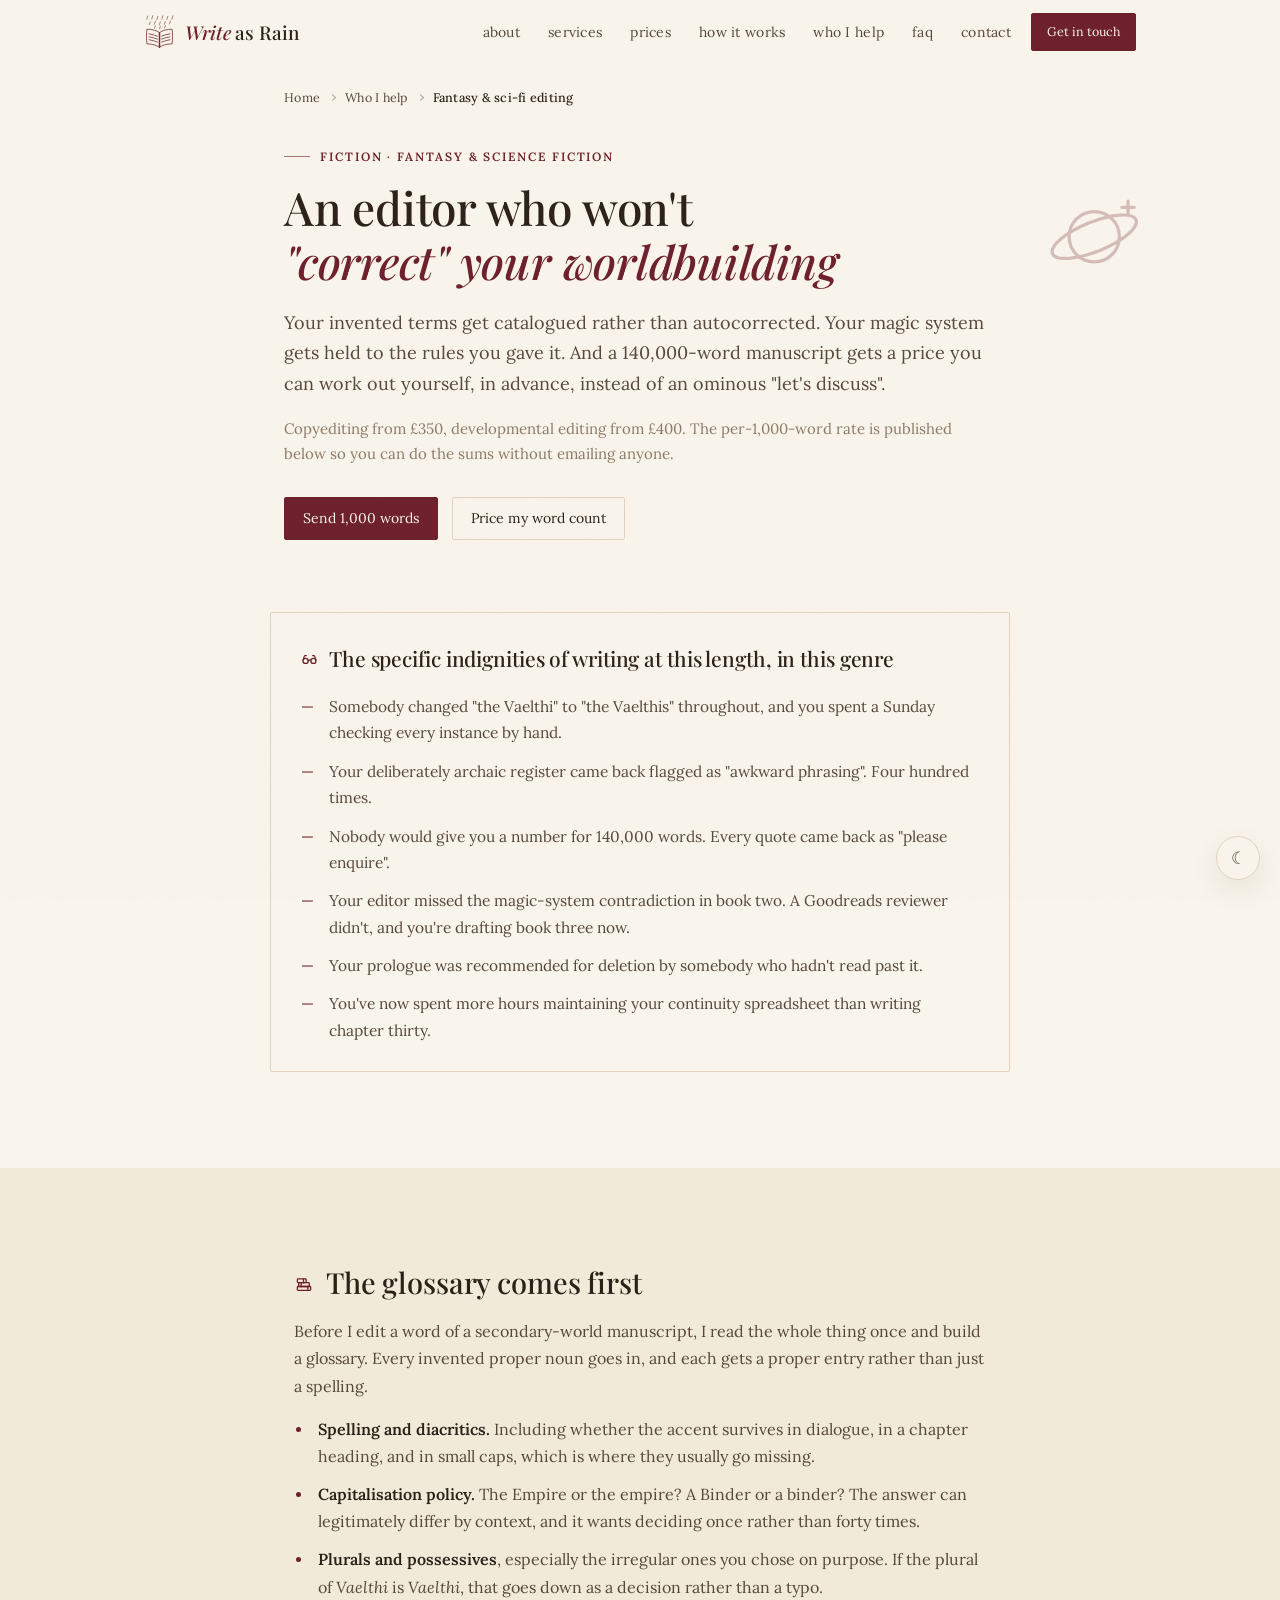
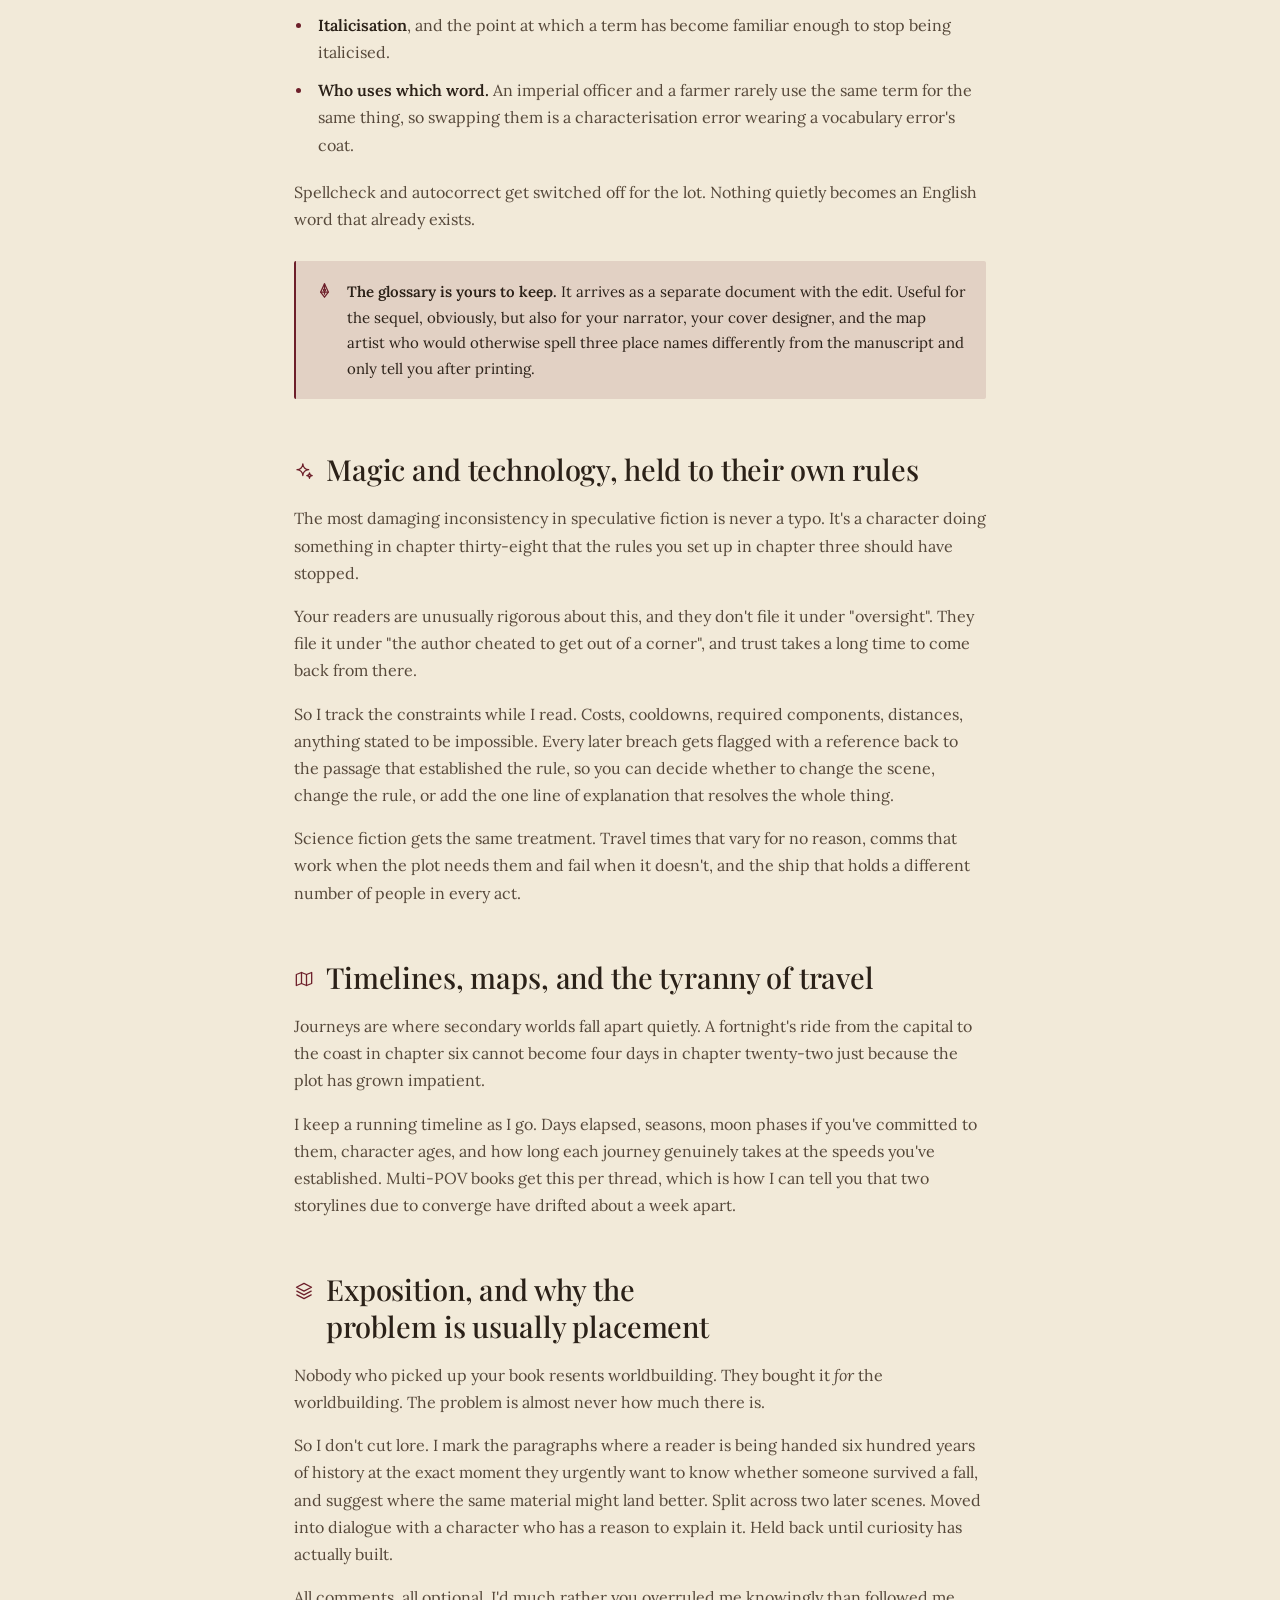
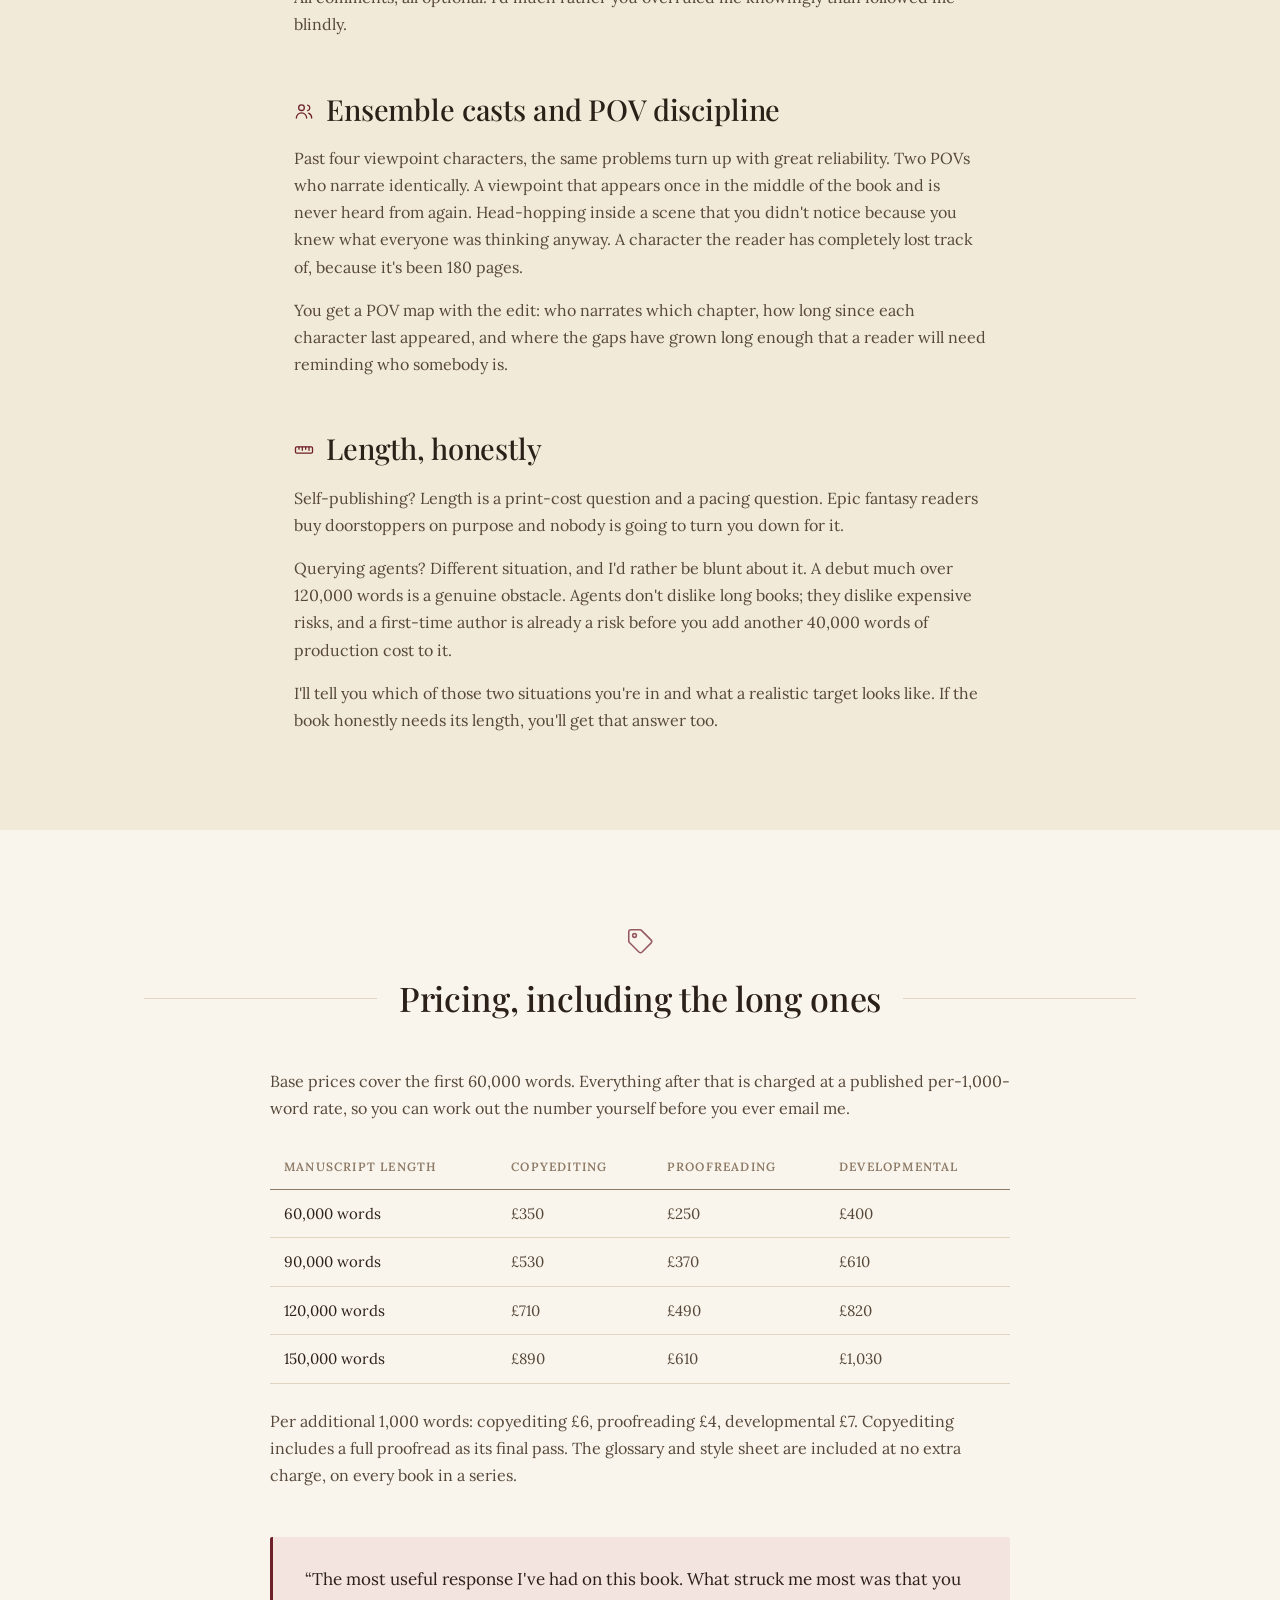
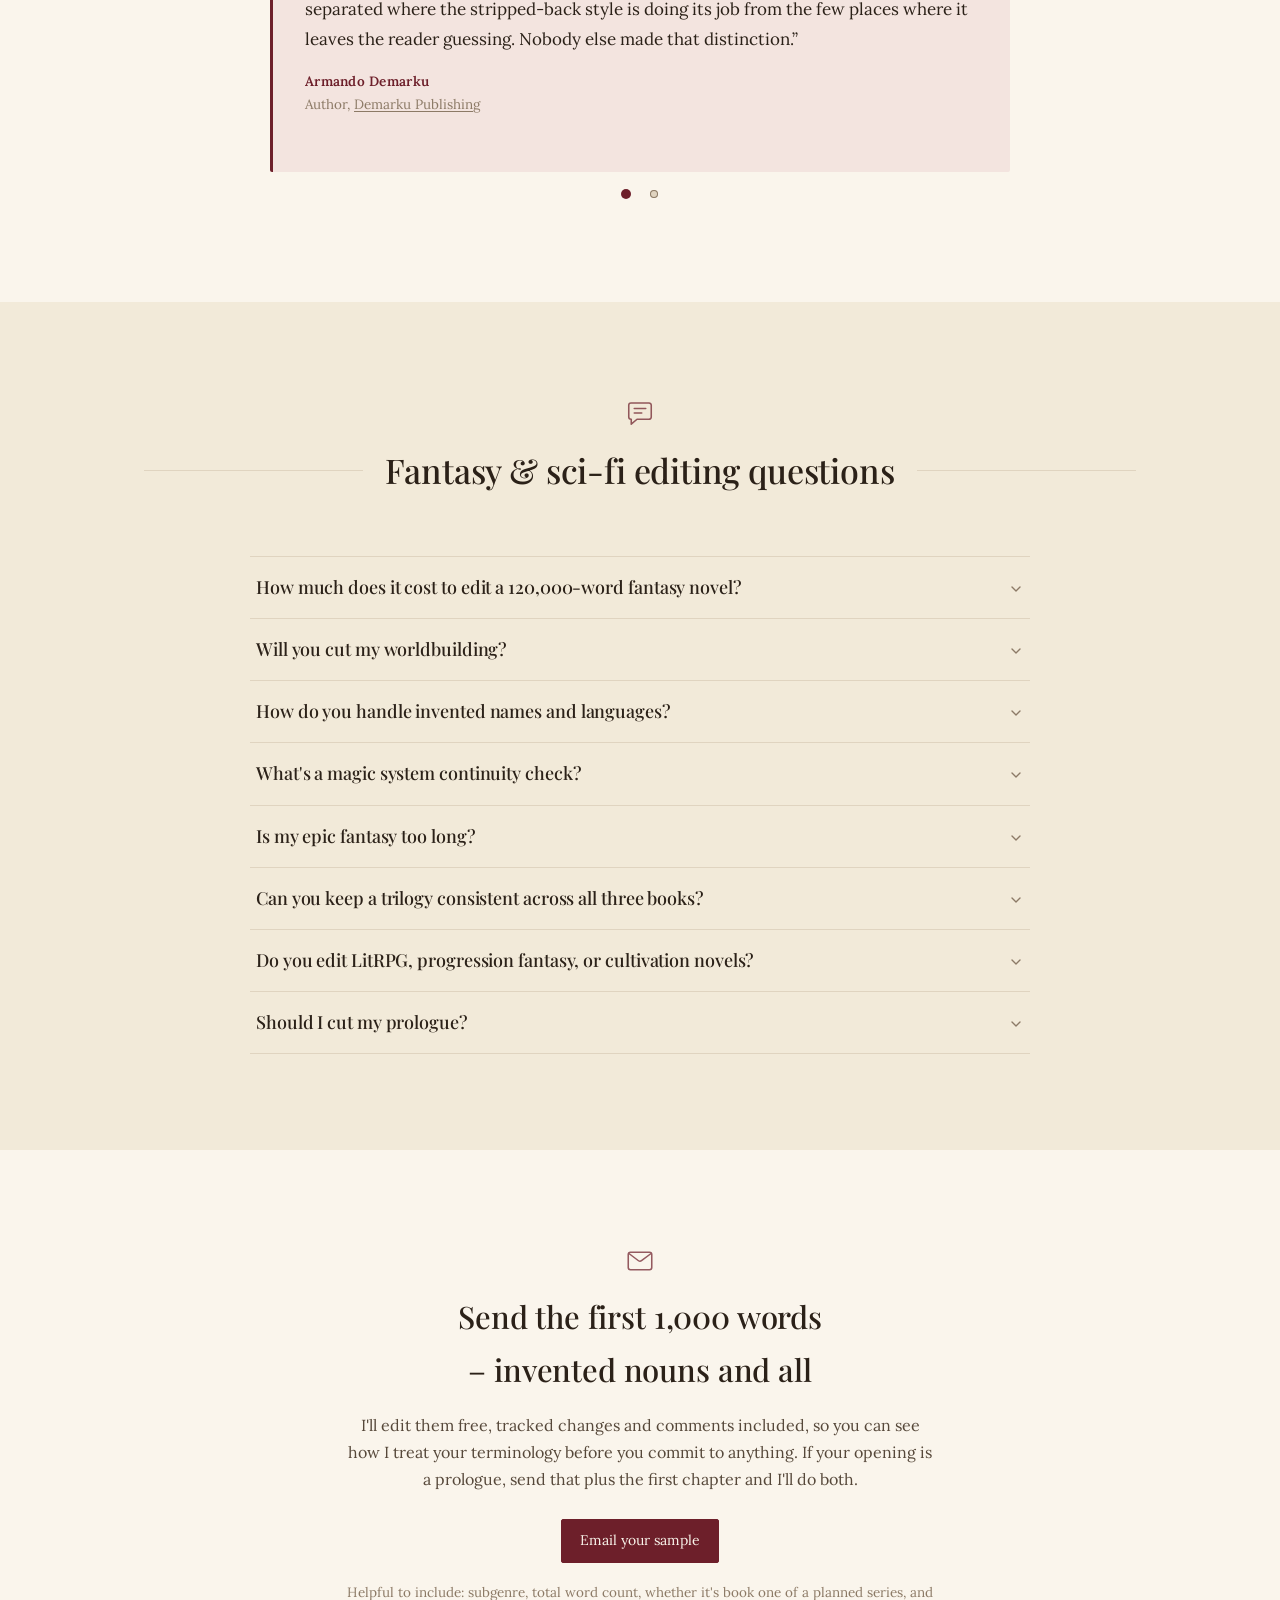
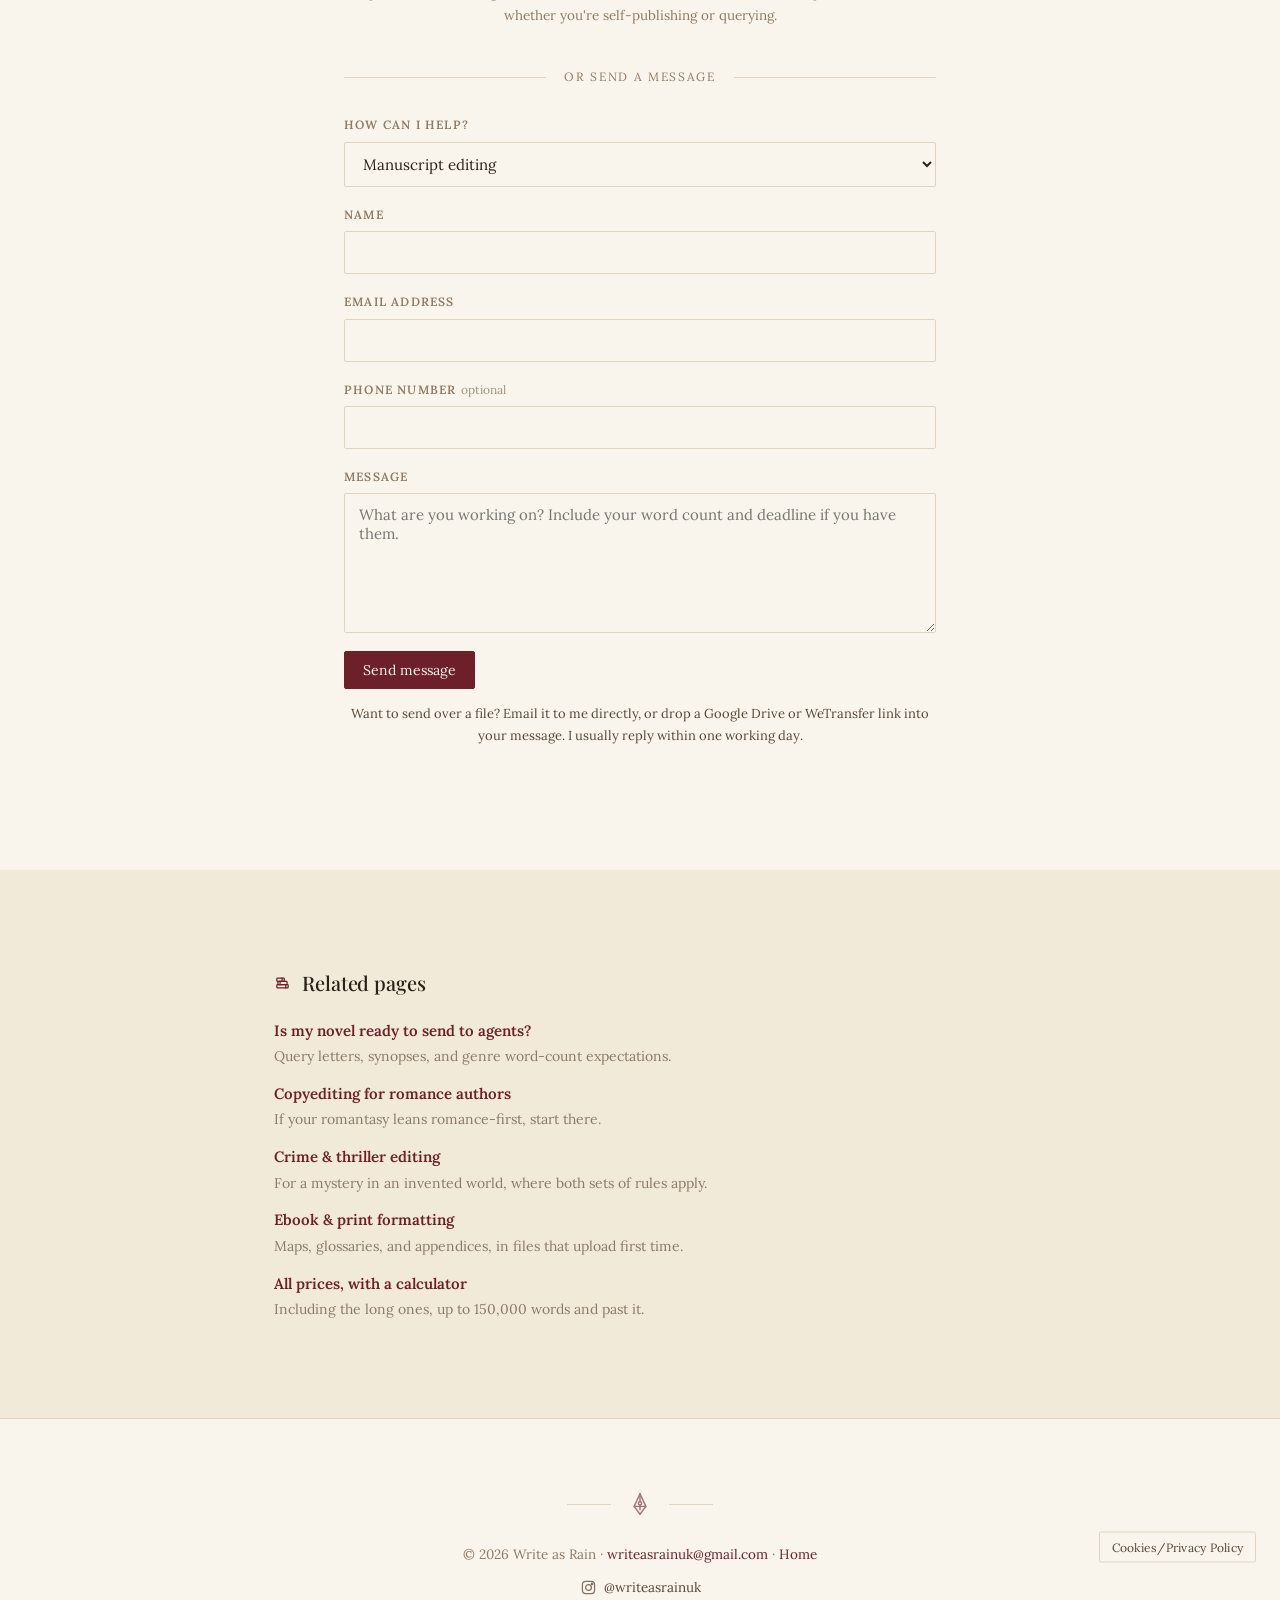
<file: fantasy-scifi-editor.html>
<!DOCTYPE html>
<html lang="en-GB">
<head>
  <meta charset="UTF-8">
  <meta name="viewport" content="width=device-width, initial-scale=1.0">

  <title>Fantasy &amp; Sci-Fi Book Editor | Worldbuilding Kept Intact | Write as Rain</title>
  <meta name="description" content="An editor who builds a glossary instead of &quot;correcting&quot; your invented names. Fantasy and sci-fi copyediting from £350, priced openly for long books.">
  <link rel="canonical" href="https://writeasrain.github.io/fantasy-scifi-editor.html">

  <meta property="og:site_name" content="Write as Rain">
  <meta property="og:title" content="Fantasy &amp; Sci-Fi Book Editor | Worldbuilding Kept Intact">
  <meta property="og:description" content="Invented terms catalogued rather than autocorrected, magic systems held to their own rules, and honest pricing for a 140,000-word manuscript.">
  <meta property="og:type" content="article">
  <meta property="og:url" content="https://writeasrain.github.io/fantasy-scifi-editor.html">
  <meta property="og:locale" content="en_GB">
  <meta property="og:image" content="https://writeasrain.github.io/og-image.png">
  <meta property="og:image:width" content="1200">
  <meta property="og:image:height" content="630">
  <meta property="og:image:alt" content="Write as Rain - every word deserves a second pair of eyes">
  <meta name="twitter:card" content="summary_large_image">

  <link rel="preconnect" href="https://fonts.googleapis.com">
  <link rel="preconnect" href="https://fonts.gstatic.com" crossorigin>
  <link href="https://fonts.googleapis.com/css2?family=Playfair+Display:ital,wght@0,500;0,600;1,500&family=Lora:ital,wght@0,400;0,500;0,600;1,400&display=swap" rel="stylesheet">
  <link rel="stylesheet" href="styles.css">
  <link rel="icon" href="/favicon.svg" type="image/svg+xml">
  <link rel="icon" href="/favicon.ico" sizes="32x32">
  <link rel="apple-touch-icon" href="/apple-touch-icon.png">

  <script type="application/ld+json">
{
  "@context": "https://schema.org",
  "@type": "BreadcrumbList",
  "itemListElement": [
    { "@type": "ListItem", "position": 1, "name": "Write as Rain", "item": "https://writeasrain.github.io/" },
    { "@type": "ListItem", "position": 2, "name": "Fantasy & sci-fi editing", "item": "https://writeasrain.github.io/fantasy-scifi-editor.html" }
  ]
}
  </script>

  <script type="application/ld+json">
{
  "@context": "https://schema.org",
  "@type": "Service",
  "name": "Editing for fantasy and science fiction novels",
  "serviceType": "Copyediting and developmental editing",
  "provider": { "@type": "ProfessionalService", "name": "Write as Rain", "@id": "https://writeasrain.github.io/#business" },
  "areaServed": { "@type": "Place", "name": "Worldwide" },
  "audience": { "@type": "Audience", "audienceType": "Fantasy and science fiction novelists" },
  "description": "Copyediting, proofreading, and developmental editing for fantasy and science fiction manuscripts, including a worldbuilding glossary, invented-term consistency, magic and technology system continuity, and transparent pricing for long books.",
  "offers": { "@type": "Offer", "priceCurrency": "GBP", "price": 350 }
}
  </script>

  <script type="application/ld+json">
{
  "@context": "https://schema.org",
  "@type": "FAQPage",
  "mainEntity": [
    {
      "@type": "Question",
      "name": "How much does it cost to edit a 120,000-word fantasy novel?",
      "acceptedAnswer": { "@type": "Answer", "text": "£710 for a copyedit. The sums: £350 covers the first 60,000 words, and the remaining 60,000 come in at £6 per 1,000, which is £360. That price includes a full proofread as the final pass, plus the glossary and style sheet. Word count gets confirmed and the number fixed before any paid work starts, so it doesn't creep upward when the file turns out to be longer than you remembered." }
    },
    {
      "@type": "Question",
      "name": "Will you cut my worldbuilding?",
      "acceptedAnswer": { "@type": "Answer", "text": "Not on my own authority, no. Worldbuilding is the reason anybody bought the book. What I'll do is mark the specific paragraphs where lore is arriving at a moment the reader wants something else entirely, which is nearly always mid-tension, and suggest where it might go instead. Comments, not deletions. You're free to read the note and decide I've got it wrong." }
    },
    {
      "@type": "Question",
      "name": "How do you handle invented names and languages?",
      "acceptedAnswer": { "@type": "Answer", "text": "Every invented proper noun goes into a glossary, with spelling, diacritics, capitalisation, plural, possessive, and italicisation policy all recorded. Spellcheck and autocorrect get disabled for those terms so nothing gets silently normalised into an English word. Built an actual conlang with its own grammar? Send whatever notes you have. I don't need to speak it. I need to know which of its rules I mustn't break." }
    },
    {
      "@type": "Question",
      "name": "What's a magic system continuity check?",
      "acceptedAnswer": { "@type": "Answer", "text": "Reading your book against its own rules. Whatever limits you set up early on, whether that's a cost, a cooldown, a component, or a flat statement that something can't be done, I track them and flag every later scene that breaks them without explanation. It matters because your readers won't file this under \"small error\". They'll file it under \"the author cheated\", and that's a considerably harder hole to climb out of." }
    },
    {
      "@type": "Question",
      "name": "Is my epic fantasy too long?",
      "acceptedAnswer": { "@type": "Answer", "text": "Depends entirely on how you're publishing it. Self-publishing: largely a print-cost and pacing question. Epic fantasy readers buy long books on purpose. Querying agents: a debut much over 120,000 words is a real obstacle. That isn't snobbery. A first novel is already a risk and a long one is a more expensive risk. I'll tell you which situation you're in, and whether the book genuinely needs its length or has simply acquired it over four years." }
    },
    {
      "@type": "Question",
      "name": "Can you keep a trilogy consistent across all three books?",
      "acceptedAnswer": { "@type": "Answer", "text": "Yes. The glossary and style sheet carry forward and grow with each volume, holding names, spellings, system rules, distances, in-world dates, and a note of who knows what at the end of each book. That last one catches the most common series error there is: a character acting on information they haven't actually been told yet, because you knew it and forgot they didn't." }
    },
    {
      "@type": "Question",
      "name": "Do you edit LitRPG, progression fantasy, or cultivation novels?",
      "acceptedAnswer": { "@type": "Answer", "text": "Yes, and they carry consistency burdens a general editor won't even be looking for. Stat blocks and system messages formatted identically every single time. Numbers that actually add up across levels. Skill names that don't drift. Progression that feels earned rather than handed over when it's convenient. If the chapters were serialised on Royal Road or Patreon first, there's usually extra work stripping out the recap habits and repeated explanations. They're necessary over a long weekly run and read as padding in one volume." }
    },
    {
      "@type": "Question",
      "name": "Should I cut my prologue?",
      "acceptedAnswer": { "@type": "Answer", "text": "Only if it isn't earning its place. \"It's a prologue\" isn't a reason on its own, whatever the internet says, and the blanket advice against them has hardened into dogma. The useful question is what yours is doing. A prologue showing a scene the reader can't get any other way tends to work. A prologue delivering historical background before anybody cares about anything tends not to. I'll tell you which one you've written and why." }
    }
  ]
}
  </script>

  <!-- Google tag (gtag.js) -->
  <script async src="https://www.googletagmanager.com/gtag/js?id=G-4W3Q03PS05"></script>
  <script>
    window.dataLayer = window.dataLayer || [];
    function gtag(){dataLayer.push(arguments);}
    gtag('js', new Date());
    gtag('config', 'G-4W3Q03PS05');
  </script>

  <!-- Microsoft Clarity -->
  <script type="text/javascript">
    (function(c,l,a,r,i,t,y){
        c[a]=c[a]||function(){(c[a].q=c[a].q||[]).push(arguments)};
        t=l.createElement(r);t.async=1;t.src="https://www.clarity.ms/tag/"+i;
        y=l.getElementsByTagName(r)[0];y.parentNode.insertBefore(t,y);
    })(window, document, "clarity", "script", "xw679pu73i");
  </script>
</head>
<body>

<a class="skip-link" href="#main">Skip to content</a>

<nav>
  <div class="nav-inner">
    <a href="index.html" class="brand"><svg class="brand-mark" viewBox="0 0 148 164" aria-hidden="true"><use href="#wr-art-book"></use></svg><span class="brand-text"><span class="accent">Write</span> as Rain</span></a>
    <ul class="nav-links" id="nav-links">
      <li><a href="index.html#about">about</a></li>
      <li><a href="index.html#services">services</a></li>
      <li><a href="pricing.html">prices</a></li>
      <li><a href="index.html#process">how it works</a></li>
      <li><a href="index.html#who-i-help">who I help</a></li>
      <li><a href="#faq">faq</a></li>
      <li><a href="#contact">contact</a></li>
    </ul>
    <div class="nav-actions">
      <a href="#contact" class="btn primary">Get in touch</a>
      <button class="menu-toggle" id="menu-toggle" aria-label="Open menu" aria-expanded="false">&#9776;</button>
    </div>
  </div>
</nav>

<div class="container breadcrumb">
  <nav aria-label="Breadcrumb">
    <ol>
      <li><a href="index.html">Home</a></li>
      <li><a href="index.html#who-i-help">Who I help</a></li>
      <li aria-current="page">Fantasy &amp; sci-fi editing</li>
    </ol>
  </nav>
</div>

<main id="main">

<header class="niche-hero">
  <div class="container niche-hero-inner">
    <p class="eyebrow">Fiction &middot; Fantasy &amp; Science Fiction</p>
    <h1>An editor who won't <span class="accent">"correct" your worldbuilding</span></h1>
    <p class="lede">Your invented terms get catalogued rather than autocorrected. Your magic system gets held to the rules you gave it. And a 140,000-word manuscript gets a price you can work out yourself, in advance, instead of an ominous "let's discuss".</p>
    <p class="lede-sub">Copyediting from &pound;350, developmental editing from &pound;400. The per-1,000-word rate is published below so you can do the sums without emailing anyone.</p>
    <div class="niche-cta">
      <a href="#contact" class="btn primary">Send 1,000 words</a>
      <a href="#pricing" class="btn">Price my word count</a>
    </div>
  </div>
  <svg class="ill ill-xl niche-hero-art" viewBox="0 0 24 24" aria-hidden="true"><use href="#wr-planet"></use></svg>
</header>

<section>
  <div class="container">
    <div class="pain-list reveal">
      <h2><svg class="ill ill-sm" viewBox="0 0 24 24" aria-hidden="true"><use href="#wr-glasses"></use></svg>The specific indignities of writing at this length, in this genre</h2>
      <ul>
        <li>Somebody changed "the Vaelthi" to "the Vaelthis" throughout, and you spent a Sunday checking every instance by hand.</li>
        <li>Your deliberately archaic register came back flagged as "awkward phrasing". Four hundred times.</li>
        <li>Nobody would give you a number for 140,000 words. Every quote came back as "please enquire".</li>
        <li>Your editor missed the magic-system contradiction in book two. A Goodreads reviewer didn't, and you're drafting book three now.</li>
        <li>Your prologue was recommended for deletion by somebody who hadn't read past it.</li>
        <li>You've now spent more hours maintaining your continuity spreadsheet than writing chapter thirty.</li>
      </ul>
    </div>
  </div>
</section>

<section class="section-alt">
  <div class="container prose reveal">

    <h2><svg class="ill ill-hd" viewBox="0 0 24 24" aria-hidden="true"><use href="#wr-books"></use></svg>The glossary comes first</h2>
    <p>Before I edit a word of a secondary-world manuscript, I read the whole thing once and build a glossary. Every invented proper noun goes in, and each gets a proper entry rather than just a spelling.</p>
    <ul>
      <li><strong>Spelling and diacritics.</strong> Including whether the accent survives in dialogue, in a chapter heading, and in small caps, which is where they usually go missing.</li>
      <li><strong>Capitalisation policy.</strong> The Empire or the empire? A Binder or a binder? The answer can legitimately differ by context, and it wants deciding once rather than forty times.</li>
      <li><strong>Plurals and possessives</strong>, especially the irregular ones you chose on purpose. If the plural of <em>Vaelthi</em> is <em>Vaelthi</em>, that goes down as a decision rather than a typo.</li>
      <li><strong>Italicisation</strong>, and the point at which a term has become familiar enough to stop being italicised.</li>
      <li><strong>Who uses which word.</strong> An imperial officer and a farmer rarely use the same term for the same thing, so swapping them is a characterisation error wearing a vocabulary error's coat.</li>
    </ul>
    <p>Spellcheck and autocorrect get switched off for the lot. Nothing quietly becomes an English word that already exists.</p>

    <div class="callout">
      <svg class="ill ill-sm" viewBox="0 0 24 24" aria-hidden="true"><use href="#wr-nib"></use></svg>
      <p><strong>The glossary is yours to keep.</strong> It arrives as a separate document with the edit. Useful for the sequel, obviously, but also for your narrator, your cover designer, and the map artist who would otherwise spell three place names differently from the manuscript and only tell you after printing.</p>
    </div>

    <h2><svg class="ill ill-hd" viewBox="0 0 24 24" aria-hidden="true"><use href="#wr-sparkle"></use></svg>Magic and technology, held to their own rules</h2>
    <p>The most damaging inconsistency in speculative fiction is never a typo. It's a character doing something in chapter thirty-eight that the rules you set up in chapter three should have stopped.</p>
    <p>Your readers are unusually rigorous about this, and they don't file it under "oversight". They file it under "the author cheated to get out of a corner", and trust takes a long time to come back from there.</p>
    <p>So I track the constraints while I read. Costs, cooldowns, required components, distances, anything stated to be impossible. Every later breach gets flagged with a reference back to the passage that established the rule, so you can decide whether to change the scene, change the rule, or add the one line of explanation that resolves the whole thing.</p>
    <p>Science fiction gets the same treatment. Travel times that vary for no reason, comms that work when the plot needs them and fail when it doesn't, and the ship that holds a different number of people in every act.</p>

    <h2><svg class="ill ill-hd" viewBox="0 0 24 24" aria-hidden="true"><use href="#wr-map"></use></svg>Timelines, maps, and the tyranny of travel</h2>
    <p>Journeys are where secondary worlds fall apart quietly. A fortnight's ride from the capital to the coast in chapter six cannot become four days in chapter twenty-two just because the plot has grown impatient.</p>
    <p>I keep a running timeline as I go. Days elapsed, seasons, moon phases if you've committed to them, character ages, and how long each journey genuinely takes at the speeds you've established. Multi-POV books get this per thread, which is how I can tell you that two storylines due to converge have drifted about a week apart.</p>

    <h2><svg class="ill ill-hd" viewBox="0 0 24 24" aria-hidden="true"><use href="#wr-layers"></use></svg>Exposition, and why the problem is usually placement</h2>
    <p>Nobody who picked up your book resents worldbuilding. They bought it <em>for</em> the worldbuilding. The problem is almost never how much there is.</p>
    <p>So I don't cut lore. I mark the paragraphs where a reader is being handed six hundred years of history at the exact moment they urgently want to know whether someone survived a fall, and suggest where the same material might land better. Split across two later scenes. Moved into dialogue with a character who has a reason to explain it. Held back until curiosity has actually built.</p>
    <p>All comments, all optional. I'd much rather you overruled me knowingly than followed me blindly.</p>

    <h2><svg class="ill ill-hd" viewBox="0 0 24 24" aria-hidden="true"><use href="#wr-users"></use></svg>Ensemble casts and POV discipline</h2>
    <p>Past four viewpoint characters, the same problems turn up with great reliability. Two POVs who narrate identically. A viewpoint that appears once in the middle of the book and is never heard from again. Head-hopping inside a scene that you didn't notice because you knew what everyone was thinking anyway. A character the reader has completely lost track of, because it's been 180 pages.</p>
    <p>You get a POV map with the edit: who narrates which chapter, how long since each character last appeared, and where the gaps have grown long enough that a reader will need reminding who somebody is.</p>

    <h2><svg class="ill ill-hd" viewBox="0 0 24 24" aria-hidden="true"><use href="#wr-ruler"></use></svg>Length, honestly</h2>
    <p>Self-publishing? Length is a print-cost question and a pacing question. Epic fantasy readers buy doorstoppers on purpose and nobody is going to turn you down for it.</p>
    <p>Querying agents? Different situation, and I'd rather be blunt about it. A debut much over 120,000 words is a genuine obstacle. Agents don't dislike long books; they dislike expensive risks, and a first-time author is already a risk before you add another 40,000 words of production cost to it.</p>
    <p>I'll tell you which of those two situations you're in and what a realistic target looks like. If the book honestly needs its length, you'll get that answer too.</p>

  </div>
</section>

<section id="pricing">
  <div class="container">
    <div class="section-mark reveal"><svg class="ill ill-mark" viewBox="0 0 24 24" aria-hidden="true"><use href="#wr-tag"></use></svg></div>
    <div class="section-title reveal"><h2>Pricing, including the long ones</h2></div>
    <div class="prose reveal">
      <p>Base prices cover the first 60,000 words. Everything after that is charged at a published per-1,000-word rate, so you can work out the number yourself before you ever email me.</p>
      <div class="data-table-wrap">
        <table class="data-table">
          <thead>
            <tr><th scope="col">Manuscript length</th><th scope="col">Copyediting</th><th scope="col">Proofreading</th><th scope="col">Developmental</th></tr>
          </thead>
          <tbody>
            <tr><td>60,000 words</td><td>&pound;350</td><td>&pound;250</td><td>&pound;400</td></tr>
            <tr><td>90,000 words</td><td>&pound;530</td><td>&pound;370</td><td>&pound;610</td></tr>
            <tr><td>120,000 words</td><td>&pound;710</td><td>&pound;490</td><td>&pound;820</td></tr>
            <tr><td>150,000 words</td><td>&pound;890</td><td>&pound;610</td><td>&pound;1,030</td></tr>
          </tbody>
        </table>
      </div>
      <p>Per additional 1,000 words: copyediting &pound;6, proofreading &pound;4, developmental &pound;7. Copyediting includes a full proofread as its final pass. The glossary and style sheet are included at no extra charge, on every book in a series.</p>
    </div>
    <!-- testimonial: demarku-style, demarku-dialogue -->
    <div class="testimonials reveal" role="region" aria-roledescription="carousel" aria-label="What clients say">
      <div class="testimonial-track" tabindex="0">
        <div class="testimonial-slide" id="demarku-style-1" role="group" aria-roledescription="slide" aria-label="1 of 2">
          <figure class="testimonial">
            <blockquote>
              <p>The most useful response I've had on this book. What struck me most was that you separated where the stripped-back style is doing its job from the few places where it leaves the reader guessing. Nobody else made that distinction.</p>
            </blockquote>
            <figcaption>
              <span class="testimonial-name">Armando Demarku</span>
              <span class="testimonial-role">Author, <a href="https://www.demarkupublishing.com/" rel="noopener">Demarku Publishing</a></span>
            </figcaption>
          </figure>
        </div>
        <div class="testimonial-slide" id="demarku-dialogue-2" role="group" aria-roledescription="slide" aria-label="2 of 2">
          <figure class="testimonial">
            <blockquote>
              <p>I wanted to tell you how much I value your editorial judgement. I've received feedback on the same chapter from several editors, and yours has been the most useful. Others asked for more dialogue tags in general terms; you pointed to the exact places where a reader loses track of who is speaking.</p>
            </blockquote>
            <figcaption>
              <span class="testimonial-name">Armando Demarku</span>
              <span class="testimonial-role">Author, <a href="https://www.demarkupublishing.com/" rel="noopener">Demarku Publishing</a></span>
            </figcaption>
          </figure>
        </div>
      </div>
      <div class="testimonial-dots">
        <button type="button" class="testimonial-dot" aria-controls="demarku-style-1" aria-label="Show testimonial 1 of 2" aria-current="true"></button>
        <button type="button" class="testimonial-dot" aria-controls="demarku-dialogue-2" aria-label="Show testimonial 2 of 2"></button>
      </div>
    </div>
    <!-- /testimonial -->
  </div>
</section>

<section id="faq" class="section-alt">
  <div class="container">
    <div class="section-mark reveal"><svg class="ill ill-mark" viewBox="0 0 24 24" aria-hidden="true"><use href="#wr-speech"></use></svg></div>
    <div class="section-title reveal"><h2>Fantasy &amp; sci-fi editing questions</h2></div>
    <div class="faq-list stagger">

      <details class="faq-item">
        <summary><h3 class="faq-q">How much does it cost to edit a 120,000-word fantasy novel?</h3><svg class="faq-chev" viewBox="0 0 24 24" fill="none" stroke="currentColor" stroke-width="2" stroke-linecap="round" stroke-linejoin="round" aria-hidden="true"><polyline points="6 9 12 15 18 9"></polyline></svg></summary>
        <div class="faq-a">
          <p><strong>&pound;710</strong> for a copyedit. The sums: &pound;350 covers the first 60,000 words, and the remaining 60,000 come in at &pound;6 per 1,000, which is &pound;360.</p>
          <p>That price includes a full proofread as the final pass, plus the glossary and style sheet. Word count gets confirmed and the number fixed before any paid work starts, so it doesn't creep upward when the file turns out to be longer than you remembered.</p>
        </div>
      </details>

      <details class="faq-item">
        <summary><h3 class="faq-q">Will you cut my worldbuilding?</h3><svg class="faq-chev" viewBox="0 0 24 24" fill="none" stroke="currentColor" stroke-width="2" stroke-linecap="round" stroke-linejoin="round" aria-hidden="true"><polyline points="6 9 12 15 18 9"></polyline></svg></summary>
        <div class="faq-a">
          <p>Not on my own authority, no. Worldbuilding is the reason anybody bought the book.</p>
          <p>What I'll do is mark the specific paragraphs where lore is arriving at a moment the reader wants something else entirely, which is nearly always mid-tension, and suggest where it might go instead. Comments, not deletions. You're free to read the note and decide I've got it wrong.</p>
        </div>
      </details>

      <details class="faq-item">
        <summary><h3 class="faq-q">How do you handle invented names and languages?</h3><svg class="faq-chev" viewBox="0 0 24 24" fill="none" stroke="currentColor" stroke-width="2" stroke-linecap="round" stroke-linejoin="round" aria-hidden="true"><polyline points="6 9 12 15 18 9"></polyline></svg></summary>
        <div class="faq-a">
          <p>Every invented proper noun goes into a glossary, with spelling, diacritics, capitalisation, plural, possessive, and italicisation policy all recorded. Spellcheck and autocorrect get disabled for those terms so nothing gets silently normalised into an English word.</p>
          <p>Built an actual conlang with its own grammar? Send whatever notes you have. I don't need to speak it. I need to know which of its rules I mustn't break.</p>
        </div>
      </details>

      <details class="faq-item">
        <summary><h3 class="faq-q">What's a magic system continuity check?</h3><svg class="faq-chev" viewBox="0 0 24 24" fill="none" stroke="currentColor" stroke-width="2" stroke-linecap="round" stroke-linejoin="round" aria-hidden="true"><polyline points="6 9 12 15 18 9"></polyline></svg></summary>
        <div class="faq-a">
          <p>Reading your book against its own rules. Whatever limits you set up early on, whether that's a cost, a cooldown, a component, or a flat statement that something can't be done, I track them and flag every later scene that breaks them without explanation.</p>
          <p>It matters because your readers won't file this under "small error". They'll file it under "the author cheated", and that's a considerably harder hole to climb out of.</p>
        </div>
      </details>

      <details class="faq-item">
        <summary><h3 class="faq-q">Is my epic fantasy too long?</h3><svg class="faq-chev" viewBox="0 0 24 24" fill="none" stroke="currentColor" stroke-width="2" stroke-linecap="round" stroke-linejoin="round" aria-hidden="true"><polyline points="6 9 12 15 18 9"></polyline></svg></summary>
        <div class="faq-a">
          <p>Depends entirely on how you're publishing it.</p>
          <ul>
            <li><strong>Self-publishing:</strong> largely a print-cost and pacing question. Epic fantasy readers buy long books on purpose.</li>
            <li><strong>Querying agents:</strong> a debut much over 120,000 words is a real obstacle. That isn't snobbery. A first novel is already a risk and a long one is a more expensive risk.</li>
          </ul>
          <p>I'll tell you which situation you're in, and whether the book genuinely needs its length or has simply acquired it over four years.</p>
        </div>
      </details>

      <details class="faq-item">
        <summary><h3 class="faq-q">Can you keep a trilogy consistent across all three books?</h3><svg class="faq-chev" viewBox="0 0 24 24" fill="none" stroke="currentColor" stroke-width="2" stroke-linecap="round" stroke-linejoin="round" aria-hidden="true"><polyline points="6 9 12 15 18 9"></polyline></svg></summary>
        <div class="faq-a">
          <p>Yes. The glossary and style sheet carry forward and grow with each volume, holding names, spellings, system rules, distances, in-world dates, and a note of who knows what at the end of each book.</p>
          <p>That last one catches the most common series error there is: a character acting on information they haven't actually been told yet, because <em>you</em> knew it and forgot they didn't.</p>
        </div>
      </details>

      <details class="faq-item">
        <summary><h3 class="faq-q">Do you edit LitRPG, progression fantasy, or cultivation novels?</h3><svg class="faq-chev" viewBox="0 0 24 24" fill="none" stroke="currentColor" stroke-width="2" stroke-linecap="round" stroke-linejoin="round" aria-hidden="true"><polyline points="6 9 12 15 18 9"></polyline></svg></summary>
        <div class="faq-a">
          <p>Yes, and they carry consistency burdens a general editor won't even be looking for. Stat blocks and system messages formatted identically every single time. Numbers that actually add up across levels. Skill names that don't drift. Progression that feels earned rather than handed over when it's convenient.</p>
          <p>If the chapters were serialised on Royal Road or Patreon first, there's usually extra work stripping out the recap habits and repeated explanations. They're necessary over a long weekly run and read as padding in one volume.</p>
        </div>
      </details>

      <details class="faq-item">
        <summary><h3 class="faq-q">Should I cut my prologue?</h3><svg class="faq-chev" viewBox="0 0 24 24" fill="none" stroke="currentColor" stroke-width="2" stroke-linecap="round" stroke-linejoin="round" aria-hidden="true"><polyline points="6 9 12 15 18 9"></polyline></svg></summary>
        <div class="faq-a">
          <p>Only if it isn't earning its place. "It's a prologue" isn't a reason on its own, whatever the internet says, and the blanket advice against them has hardened into dogma.</p>
          <p>The useful question is what yours is doing. A prologue showing a scene the reader can't get any other way tends to work. A prologue delivering historical background before anybody cares about anything tends not to. I'll tell you which one you've written and why.</p>
        </div>
      </details>

    </div>
  </div>
</section>

<section id="contact">
  <div class="container cta-band reveal">
    <div class="section-mark"><svg class="ill ill-mark" viewBox="0 0 24 24" aria-hidden="true"><use href="#wr-envelope"></use></svg></div>
    <h2>Send the first 1,000 words &ndash; invented nouns and all</h2>
    <p>I'll edit them free, tracked changes and comments included, so you can see how I treat your terminology before you commit to anything. If your opening is a prologue, send that plus the first chapter and I'll do both.</p>
    <div class="contact-buttons">
      <a href="mailto:writeasrainuk@gmail.com?subject=Fantasy%2FSci-fi%20manuscript%20-%20free%20sample%20edit" class="btn primary">Email your sample</a>
    </div>
    <p class="small">Helpful to include: subgenre, total word count, whether it's book one of a planned series, and whether you're self-publishing or querying.</p>

    <div class="contact-divider">Or send a message</div>

    <form class="contact-form" action="https://formspree.io/f/xwvgjkpb" method="POST">
      <input type="hidden" name="_subject" value="Website enquiry &ndash; Fantasy &amp; sci-fi editing">
      <input type="hidden" name="_next" value="https://writeasrain.github.io/thanks.html">
      <div class="form-gotcha" aria-hidden="true">
        <label for="cf-company">Company</label>
        <input type="text" id="cf-company" name="_gotcha" tabindex="-1" autocomplete="off">
      </div>
      <div class="form-field">
        <label for="cf-service">How can I help?</label>
        <select id="cf-service" name="service" required>
          <option value="" disabled>Please choose an option</option>
          <option value="Manuscript editing" selected>Manuscript editing</option>
          <option value="Book ghostwriting">Ghostwriting a book</option>
          <option value="Blurb or book description">Blurb or Amazon description</option>
          <option value="Formatting">Ebook or print formatting</option>
          <option value="Academic">Academic editing or dissertation coaching</option>
          <option value="Applications">Personal statement, CV, or LinkedIn</option>
          <option value="Business writing">Grant, bid, or ghostwriting</option>
          <option value="Documents">A document to write or tidy up</option>
          <option value="Speech">A speech</option>
          <option value="Something else">Something else</option>
        </select>
      </div>
      <div class="form-field">
        <label for="cf-name">Name</label>
        <input type="text" id="cf-name" name="name" required autocomplete="name">
      </div>
      <div class="form-field">
        <label for="cf-email">Email address</label>
        <input type="email" id="cf-email" name="_replyto" required autocomplete="email">
      </div>
      <div class="form-field">
        <label for="cf-phone">Phone number <span class="label-optional">optional</span></label>
        <input type="tel" id="cf-phone" name="phone" autocomplete="tel">
      </div>
      <div class="form-field">
        <label for="cf-message">Message</label>
        <textarea id="cf-message" name="message" required placeholder="What are you working on? Include your word count and deadline if you have them."></textarea>
      </div>
      <button type="submit" class="btn primary">Send message</button>
      <p class="form-status" role="status" aria-live="polite"></p>
      <p class="form-note">Want to send over a file? Email it to me directly, or drop a Google Drive or WeTransfer link into your message. I usually reply within one working day.</p>
    </form>
  </div>
</section>

<section class="section-alt">
  <div class="container related reveal">
    <h2><svg class="ill ill-sm" viewBox="0 0 24 24" aria-hidden="true"><use href="#wr-books"></use></svg>Related pages</h2>
    <ul>
      <li><a href="agent-submission-help.html">Is my novel ready to send to agents?</a><span>Query letters, synopses, and genre word-count expectations.</span></li>
      <li><a href="romance-editor.html">Copyediting for romance authors</a><span>If your romantasy leans romance-first, start there.</span></li>
      <li><a href="crime-thriller-editor.html">Crime &amp; thriller editing</a><span>For a mystery in an invented world, where both sets of rules apply.</span></li>
      <li><a href="ebook-formatting-kdp.html">Ebook &amp; print formatting</a><span>Maps, glossaries, and appendices, in files that upload first time.</span></li>
      <li><a href="pricing.html">All prices, with a calculator</a><span>Including the long ones, up to 150,000 words and past it.</span></li>
    </ul>
  </div>
</section>

</main>

<footer>
  <div class="container">
    <div class="footer-mark"><svg class="ill ill-md" viewBox="0 0 24 24" aria-hidden="true"><use href="#wr-nib"></use></svg></div>
    <p>&copy; 2026 Write as Rain &middot; <a href="mailto:writeasrainuk@gmail.com">writeasrainuk@gmail.com</a> &middot; <a href="index.html">Home</a></p>
    <p class="footer-social"><a href="https://www.instagram.com/writeasrainuk" rel="me noopener" target="_blank"><svg class="ill ill-sm" viewBox="0 0 24 24" aria-hidden="true"><use href="#wr-instagram"></use></svg>@writeasrainuk</a></p>
  </div>
  <button type="button" class="privacy-btn" id="privacyBtn" aria-expanded="false" aria-controls="privacyPopup">Cookies/Privacy Policy</button>
</footer>

<div class="privacy-popup" id="privacyPopup" role="dialog" aria-modal="false" aria-labelledby="privacyPopupTitle" aria-hidden="true">
  <div class="privacy-popup-header">
    <h2 class="privacy-popup-title" id="privacyPopupTitle">Cookies/Privacy Policy</h2>
    <button type="button" class="privacy-popup-close" id="privacyPopupClose" aria-label="Close privacy policy">
      <svg viewBox="0 0 24 24" fill="none" stroke="currentColor" stroke-width="2" stroke-linecap="round" stroke-linejoin="round"><line x1="18" y1="6" x2="6" y2="18"></line><line x1="6" y1="6" x2="18" y2="18"></line></svg>
    </button>
  </div>
  <div class="privacy-popup-body">
    I don't store any of your data at all unless you choose to contact me, in which case your information will only be used for contact relevant to your enquiry. You will not be subscribed to any newsletters and your details will never be shared with any third parties.<br><br>
	This website is hosted by GitHub and uses a FormSpree.io embed for the contact form &ndash; please refer to their individual policies on usage of personal data.
  </div>
</div>

<button type="button" class="theme-toggle" id="theme-toggle" aria-label="Toggle dark mode" title="Toggle dark mode">&#9790;</button>

<script src="site.js"></script>

</body>
</html>
</file>
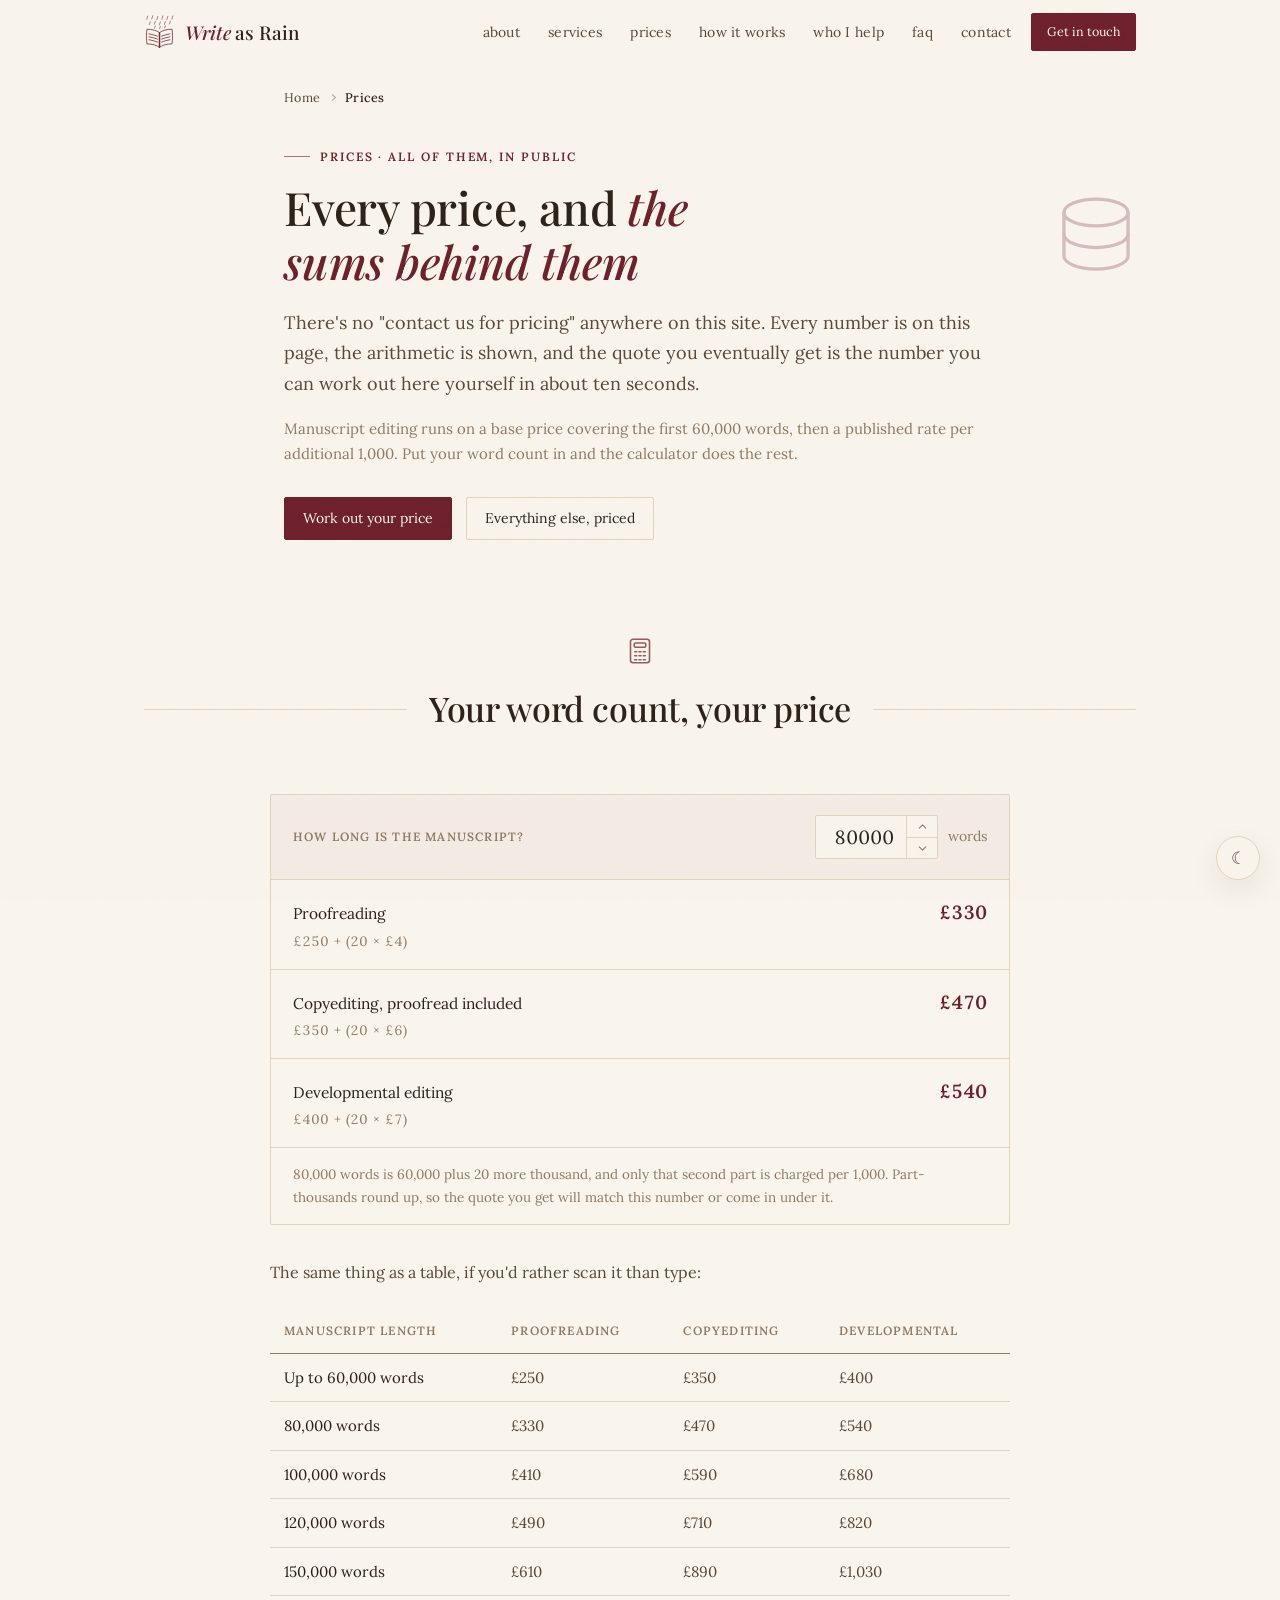
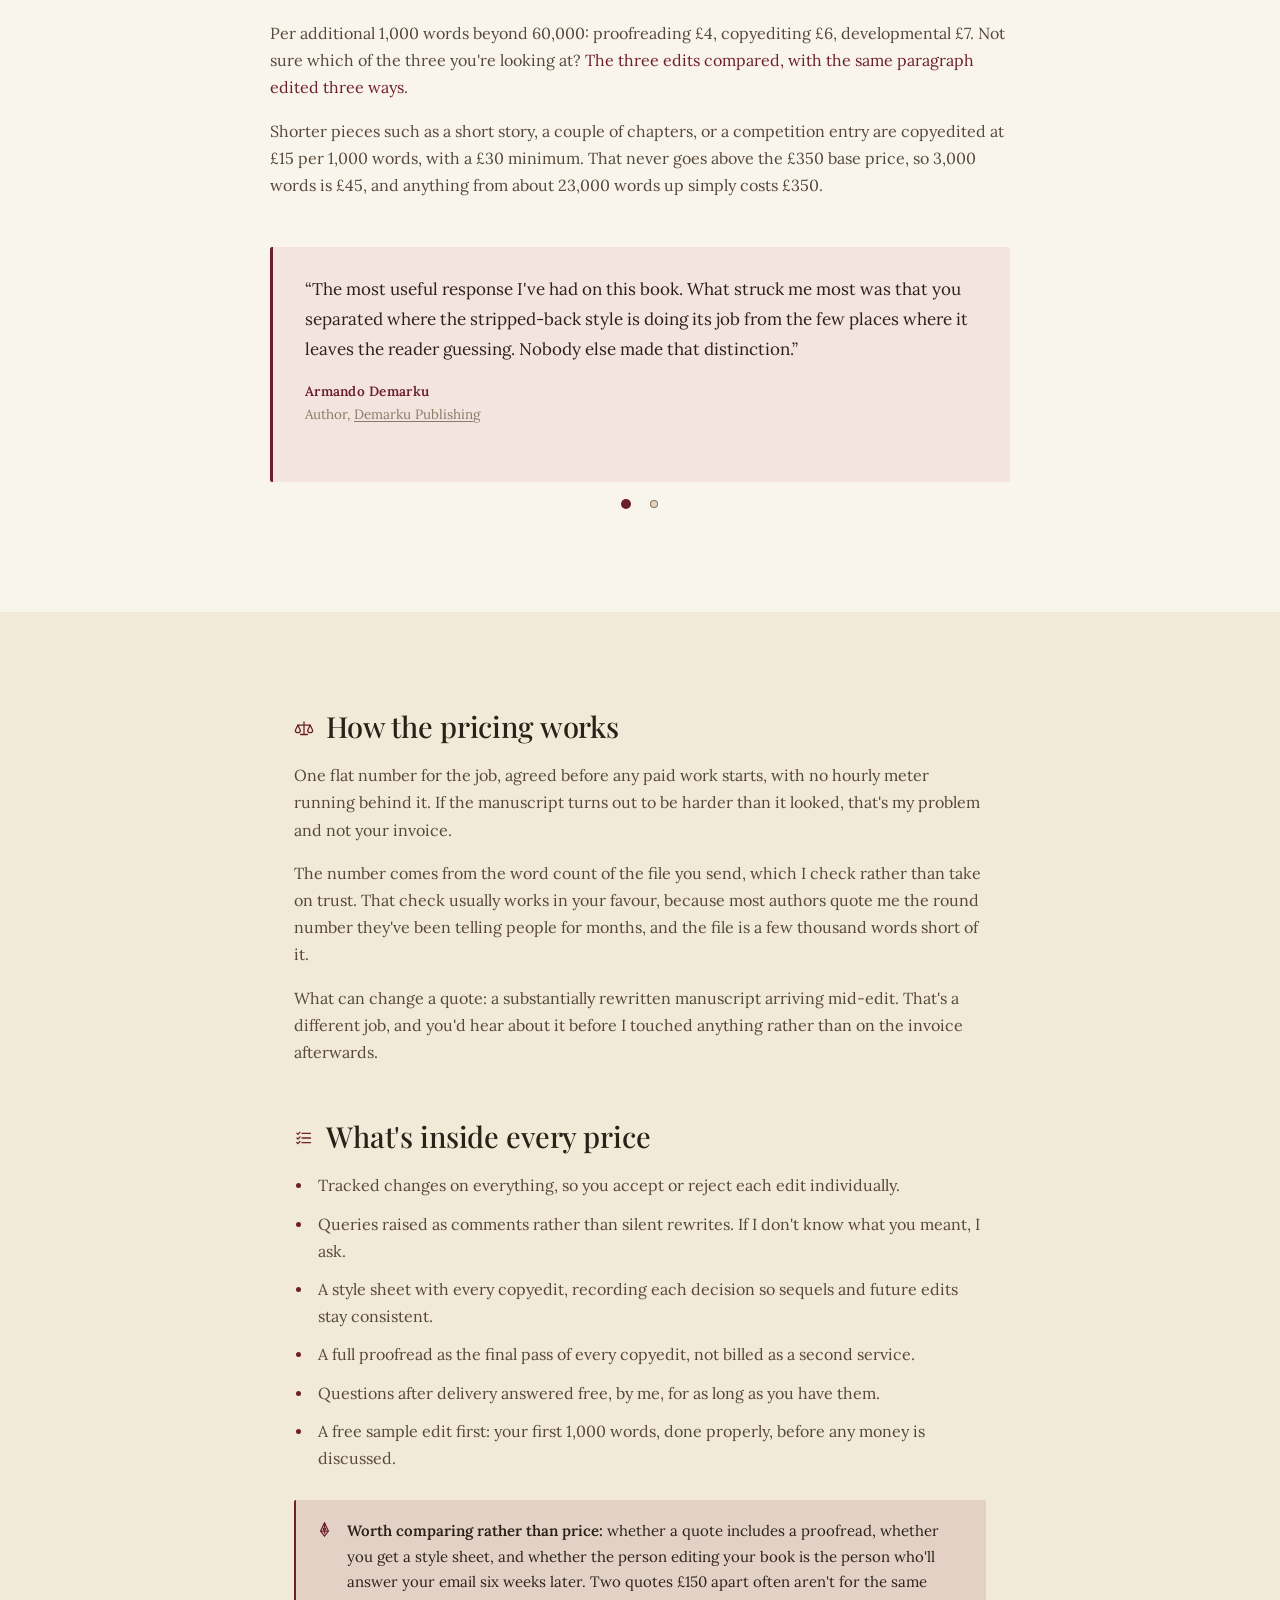
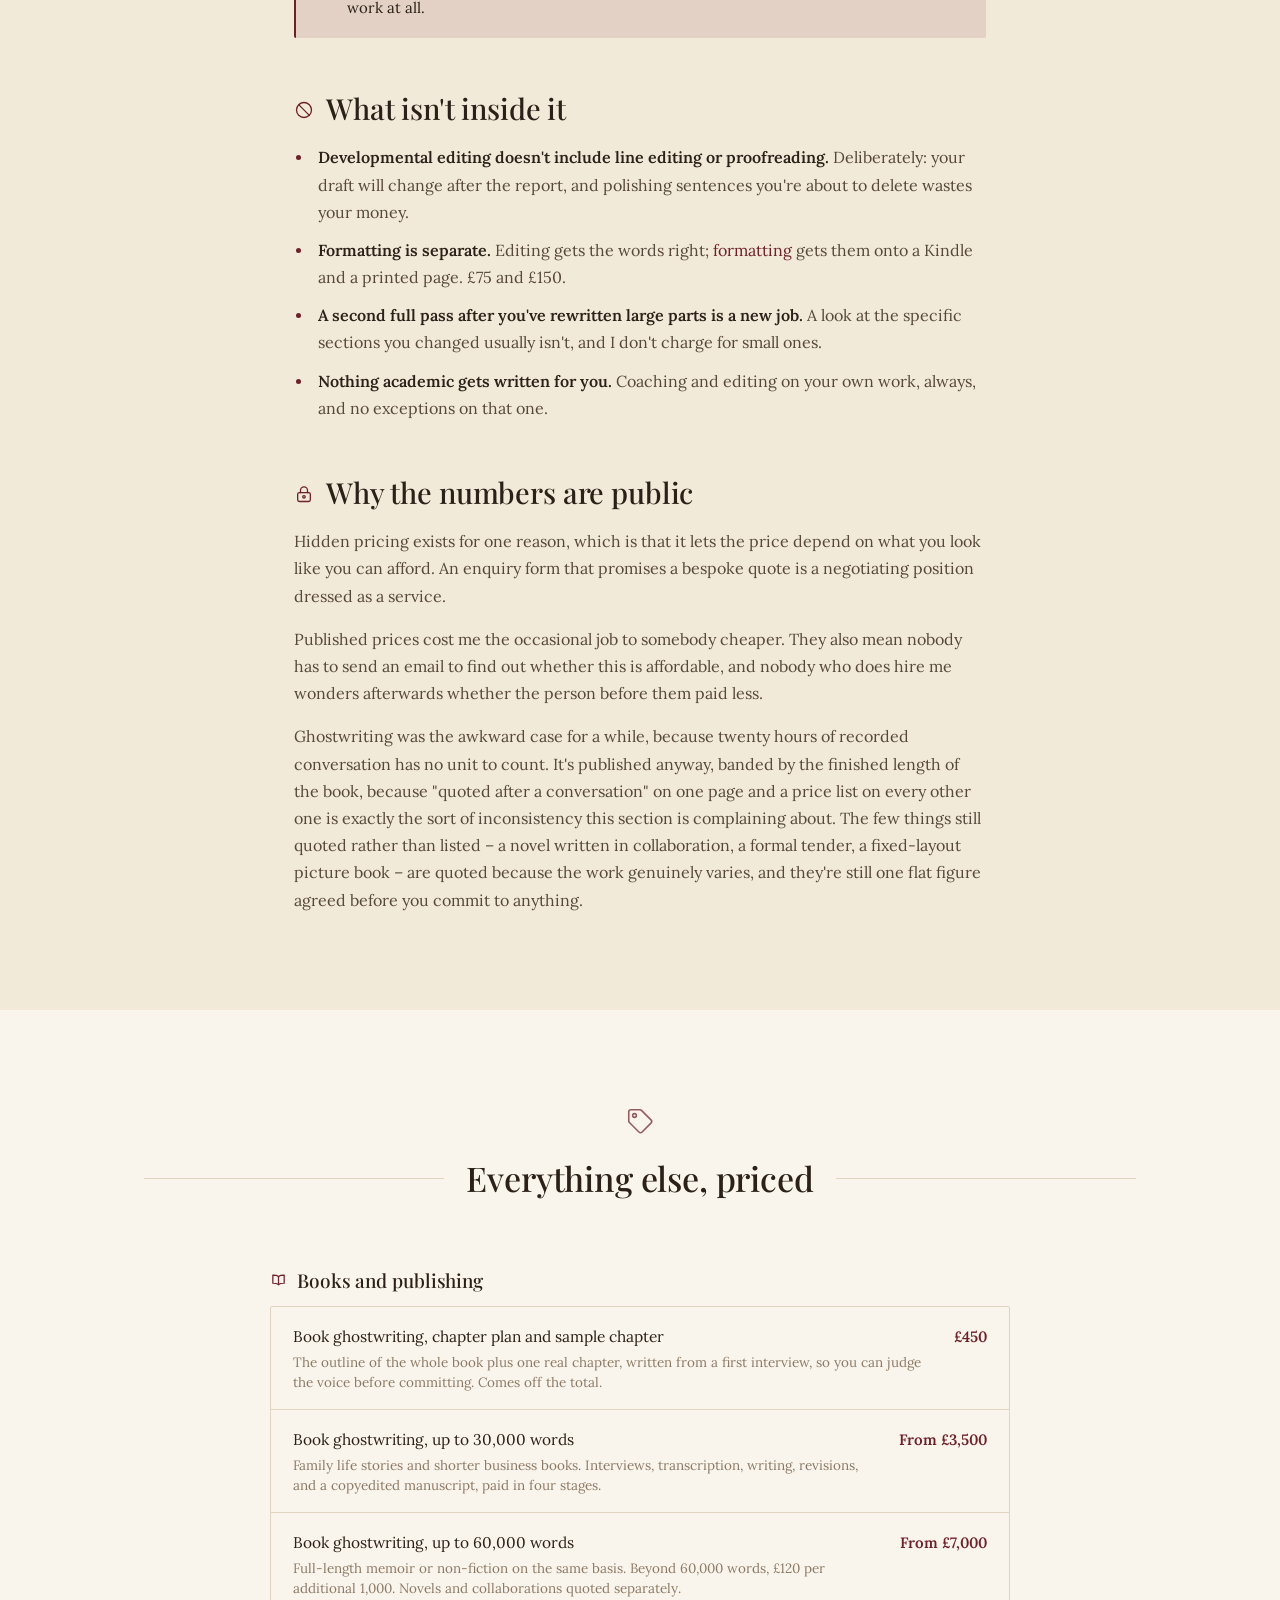
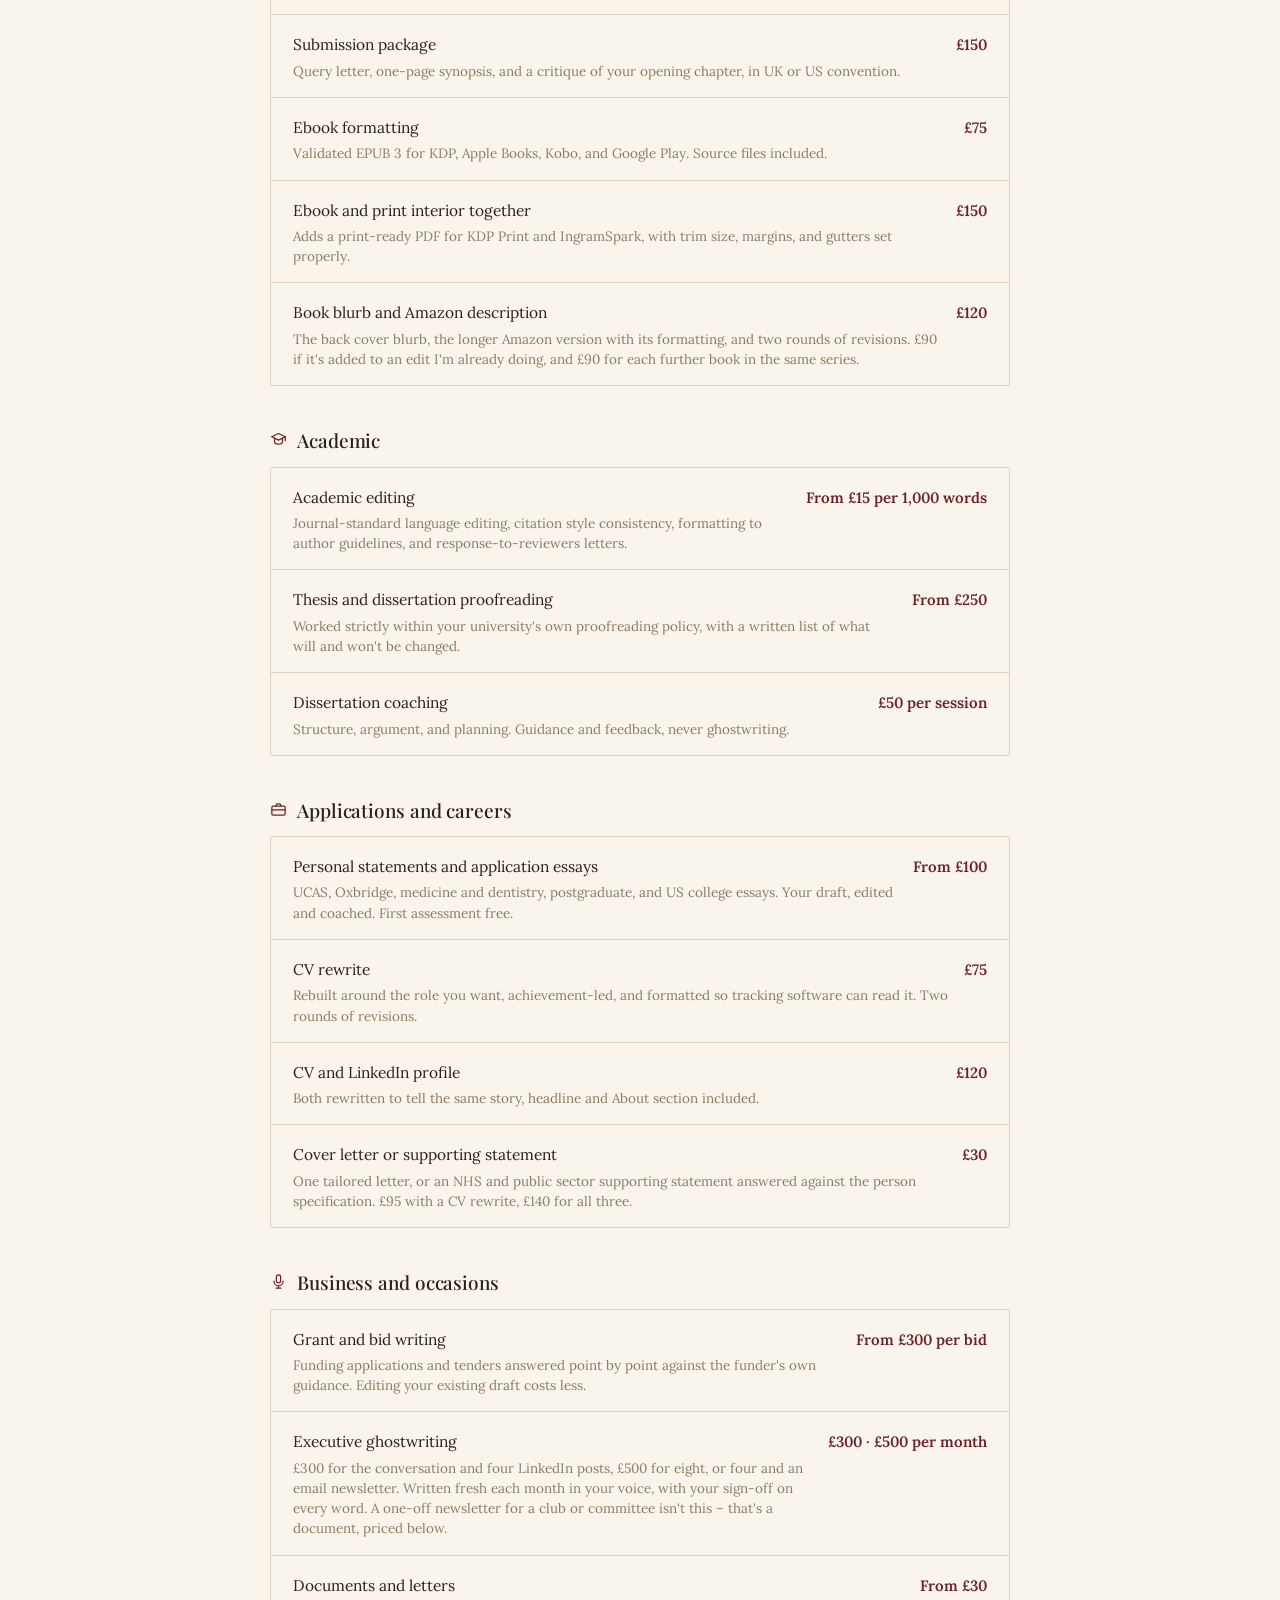
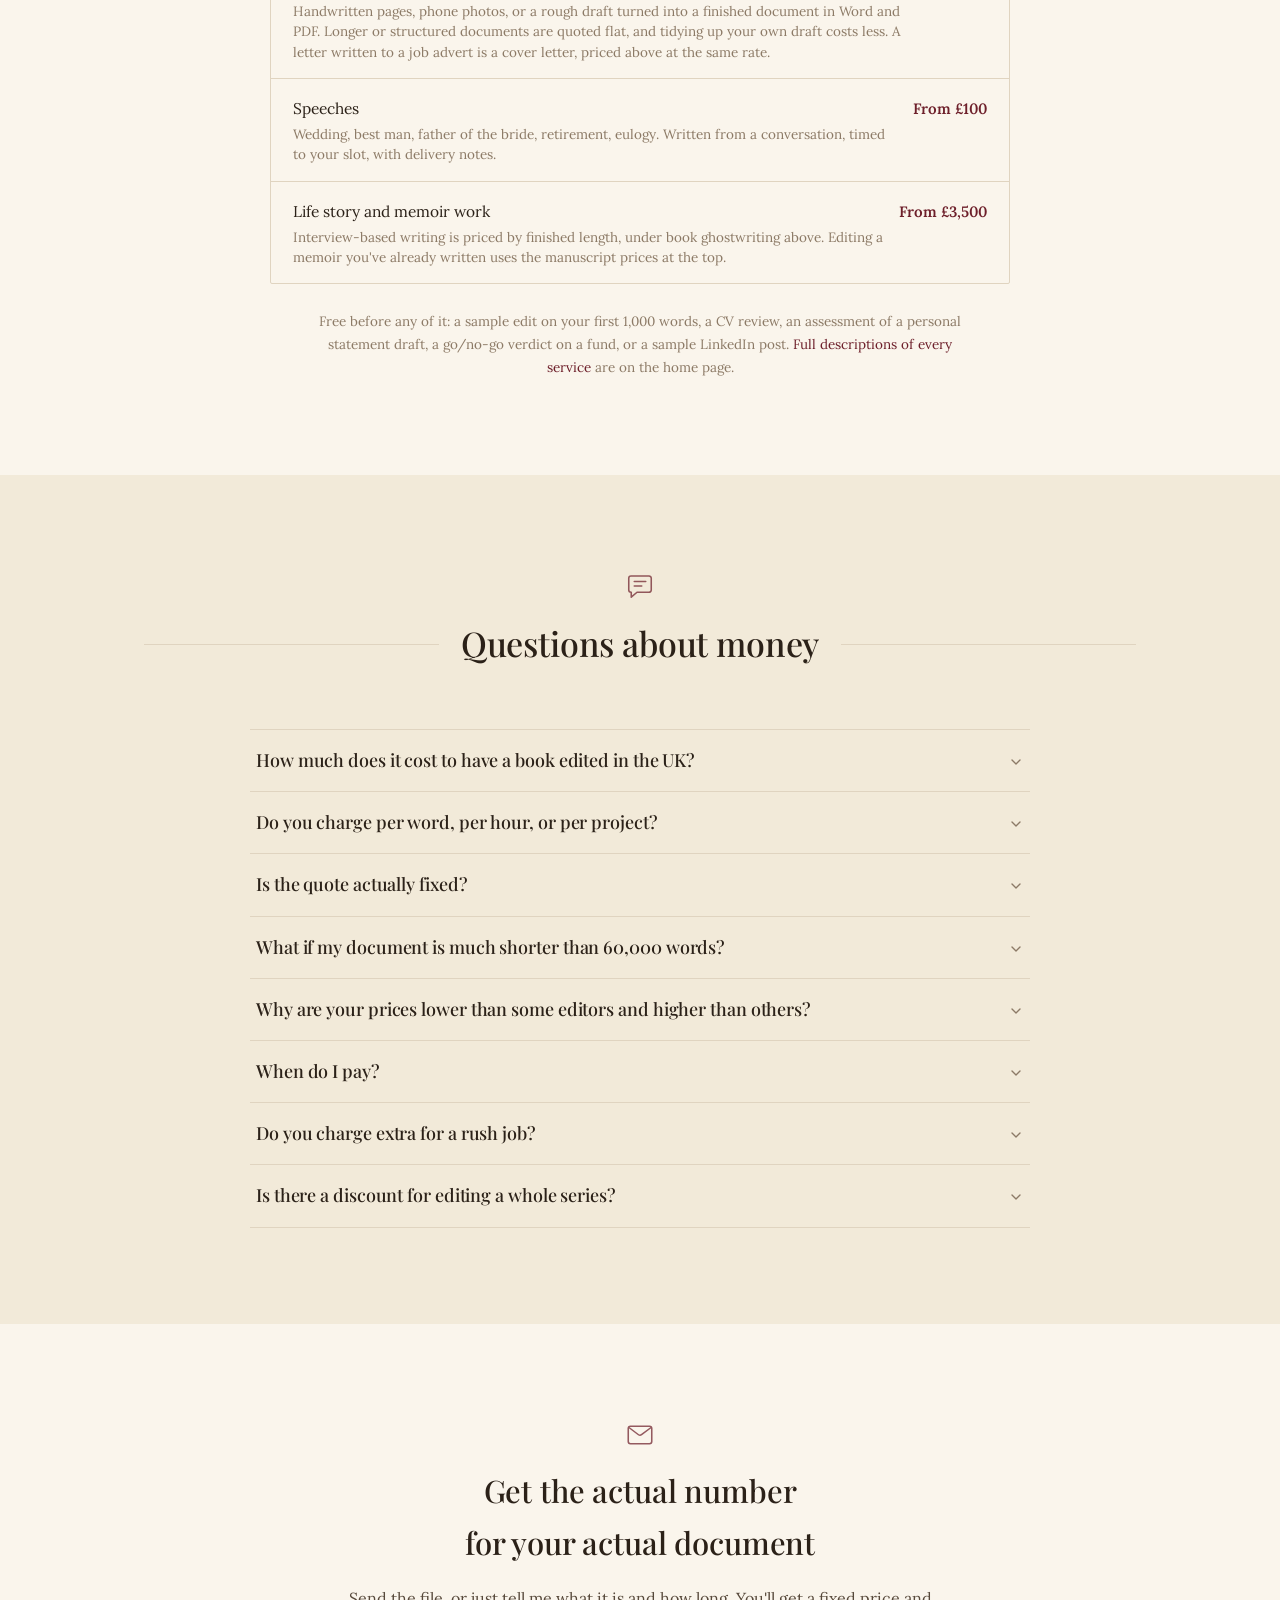
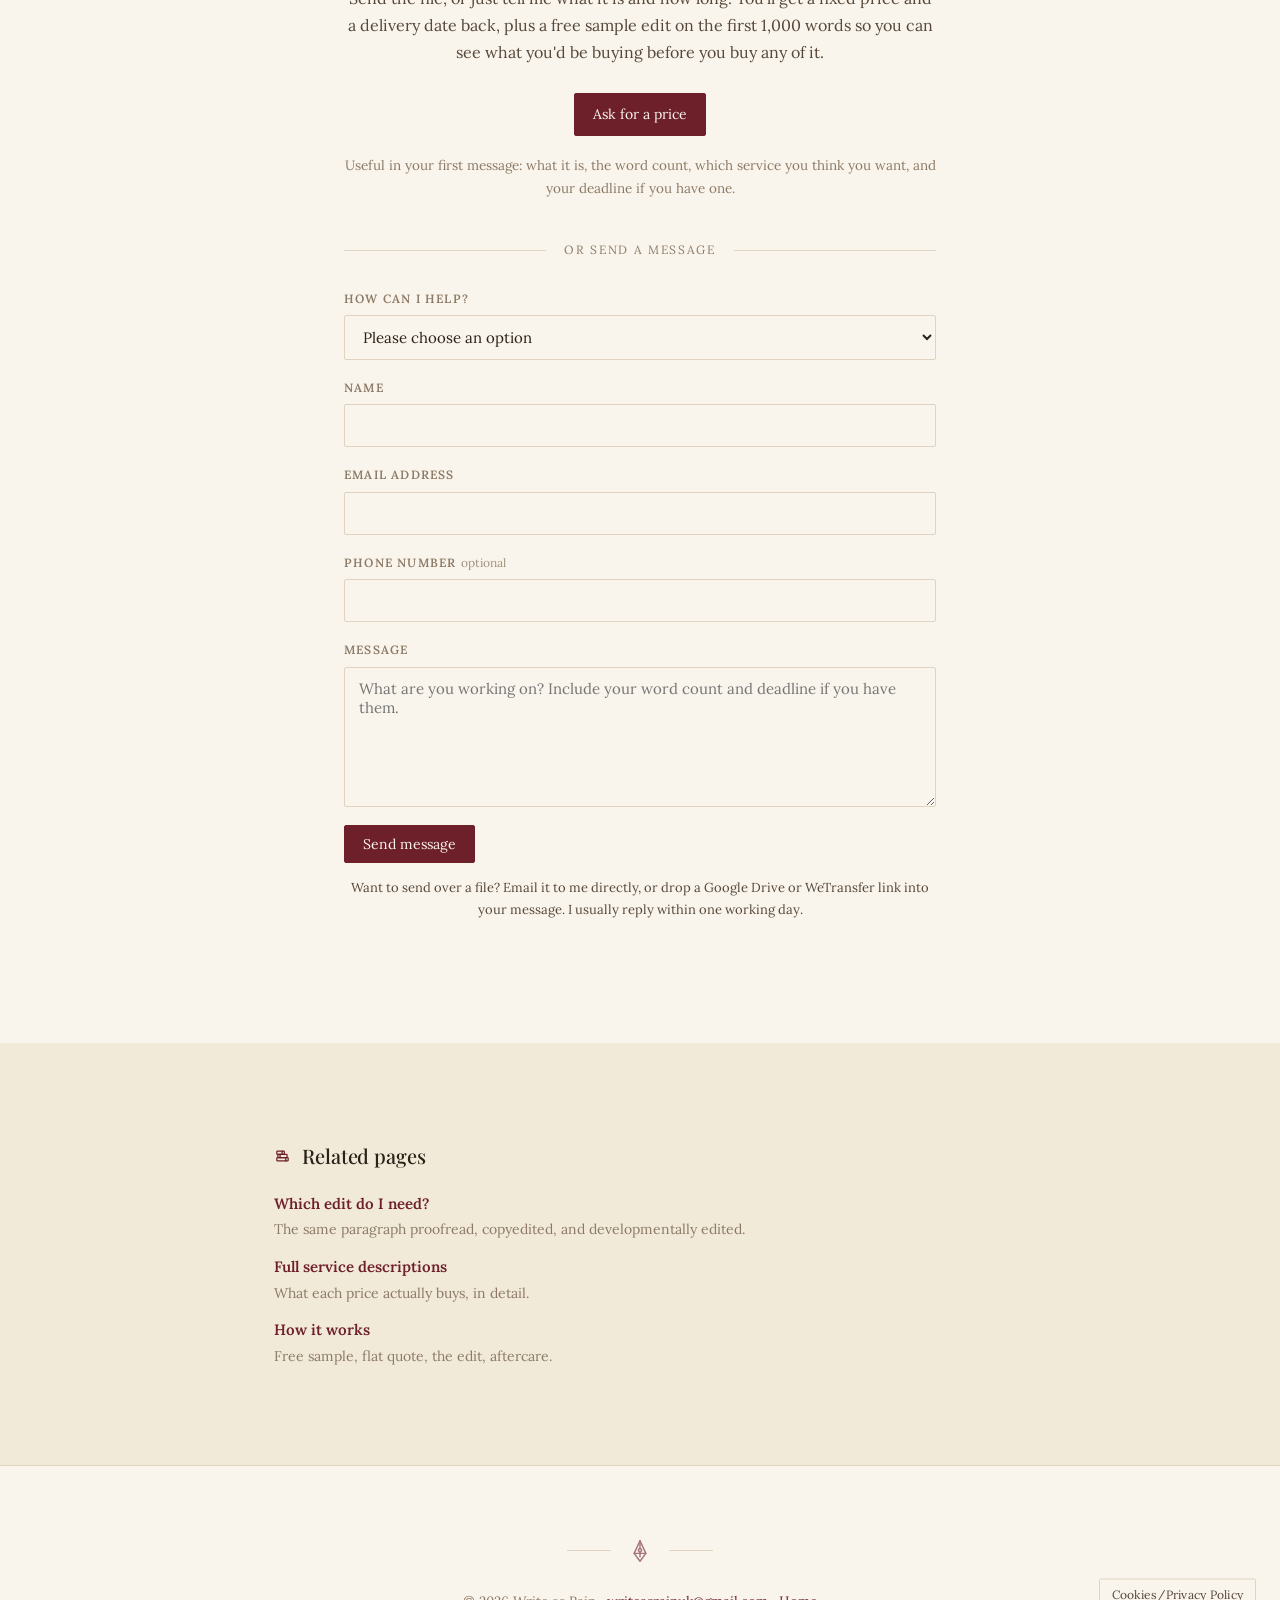
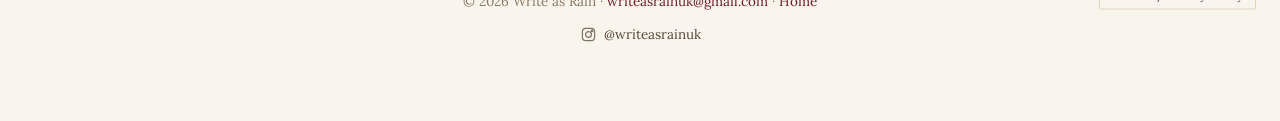
<file: pricing.html>
<!DOCTYPE html>
<html lang="en-GB">
<head>
  <meta charset="UTF-8">
  <meta name="viewport" content="width=device-width, initial-scale=1.0">

  <title>Editing Prices &amp; Word Count Calculator | Write as Rain</title>
  <meta name="description" content="Every price in public, with the sums shown. Proofreading £250, copyediting £350, developmental editing £400. Put your word count in and get all three numbers.">
  <link rel="canonical" href="https://writeasrain.github.io/pricing.html">

  <meta property="og:site_name" content="Write as Rain">
  <meta property="og:title" content="Editing Prices &amp; Word Count Calculator">
  <meta property="og:description" content="No 'contact us for pricing'. Every number is on the page, the arithmetic is shown, and the calculator does the sum for your word count.">
  <meta property="og:type" content="article">
  <meta property="og:url" content="https://writeasrain.github.io/pricing.html">
  <meta property="og:locale" content="en_GB">
  <meta property="og:image" content="https://writeasrain.github.io/og-image.png">
  <meta property="og:image:width" content="1200">
  <meta property="og:image:height" content="630">
  <meta property="og:image:alt" content="Write as Rain - every word deserves a second pair of eyes">
  <meta name="twitter:card" content="summary_large_image">

  <link rel="preconnect" href="https://fonts.googleapis.com">
  <link rel="preconnect" href="https://fonts.gstatic.com" crossorigin>
  <link href="https://fonts.googleapis.com/css2?family=Playfair+Display:ital,wght@0,500;0,600;1,500&family=Lora:ital,wght@0,400;0,500;0,600;1,400&display=swap" rel="stylesheet">
  <link rel="stylesheet" href="styles.css">
  <link rel="icon" href="/favicon.svg" type="image/svg+xml">
  <link rel="icon" href="/favicon.ico" sizes="32x32">
  <link rel="apple-touch-icon" href="/apple-touch-icon.png">

  <script type="application/ld+json">
{
  "@context": "https://schema.org",
  "@type": "BreadcrumbList",
  "itemListElement": [
    { "@type": "ListItem", "position": 1, "name": "Write as Rain", "item": "https://writeasrain.github.io/" },
    { "@type": "ListItem", "position": 2, "name": "Prices", "item": "https://writeasrain.github.io/pricing.html" }
  ]
}
  </script>

  <script type="application/ld+json">
{
  "@context": "https://schema.org",
  "@type": "Service",
  "name": "Editing and writing prices",
  "serviceType": "Editing",
  "provider": { "@type": "ProfessionalService", "name": "Write as Rain", "@id": "https://writeasrain.github.io/#business" },
  "areaServed": { "@type": "Place", "name": "Worldwide" },
  "audience": { "@type": "Audience", "audienceType": "Authors, students, applicants, charities, and businesses" },
  "description": "Published flat prices for proofreading, copyediting, developmental editing, formatting, academic editing, applications, and writing work. Manuscript prices cover up to 60,000 words, then a published rate per additional 1,000 words. Every quote is one fixed number agreed before any paid work starts.",
  "offers": [
    { "@type": "Offer", "name": "Proofreading", "priceCurrency": "GBP", "price": 250, "priceSpecification": { "@type": "PriceSpecification", "minPrice": 250, "priceCurrency": "GBP" } },
    { "@type": "Offer", "name": "Copyediting", "priceCurrency": "GBP", "price": 350, "priceSpecification": { "@type": "PriceSpecification", "minPrice": 350, "priceCurrency": "GBP" } },
    { "@type": "Offer", "name": "Developmental editing", "priceCurrency": "GBP", "price": 400, "priceSpecification": { "@type": "PriceSpecification", "minPrice": 400, "priceCurrency": "GBP" } },
    { "@type": "Offer", "name": "Ebook and print formatting", "priceCurrency": "GBP", "price": 75, "priceSpecification": { "@type": "PriceSpecification", "minPrice": 75, "priceCurrency": "GBP" } },
    { "@type": "Offer", "name": "Book blurb and Amazon description", "priceCurrency": "GBP", "price": 120, "priceSpecification": { "@type": "PriceSpecification", "minPrice": 90, "priceCurrency": "GBP" } },
    { "@type": "Offer", "name": "CV writing", "priceCurrency": "GBP", "price": 75, "priceSpecification": { "@type": "PriceSpecification", "minPrice": 75, "priceCurrency": "GBP" } },
    { "@type": "Offer", "name": "Cover letter or supporting statement", "priceCurrency": "GBP", "price": 30, "priceSpecification": { "@type": "PriceSpecification", "minPrice": 30, "priceCurrency": "GBP" } },
    { "@type": "Offer", "name": "Documents and letters", "priceCurrency": "GBP", "price": 30, "priceSpecification": { "@type": "PriceSpecification", "minPrice": 30, "priceCurrency": "GBP" } },
    { "@type": "Offer", "name": "Executive ghostwriting", "priceCurrency": "GBP", "price": 300, "priceSpecification": { "@type": "UnitPriceSpecification", "price": 300, "priceCurrency": "GBP", "unitText": "per month" } },
    { "@type": "Offer", "name": "Book ghostwriting", "priceCurrency": "GBP", "price": 3500, "priceSpecification": { "@type": "PriceSpecification", "minPrice": 3500, "priceCurrency": "GBP" } }
  ]
}
  </script>

  <script type="application/ld+json">
{
  "@context": "https://schema.org",
  "@type": "FAQPage",
  "mainEntity": [
    {
      "@type": "Question",
      "name": "How much does it cost to have a book edited in the UK?",
      "acceptedAnswer": { "@type": "Answer", "text": "Here, proofreading starts at £250, copyediting at £350, and developmental editing at £400. Each covers a manuscript up to 60,000 words, then £4, £6 and £7 per additional 1,000. An 80,000-word copyedit is £470. A 120,000-word one is £710, with a full proofread included in both. Across the UK market you'll see anything from £200 to well over £2,000 for the same length of book, which is why the sums matter more than the headline number." }
    },
    {
      "@type": "Question",
      "name": "Do you charge per word, per hour, or per project?",
      "acceptedAnswer": { "@type": "Answer", "text": "Per project, worked out from the word count. Hourly billing puts you and me on opposite sides: every hour I spend costs you more, and you have no way of checking how long anything took. A flat price means a slow, difficult manuscript is my problem rather than your invoice. It also means you know the number before you commit, which is the part most people actually want." }
    },
    {
      "@type": "Question",
      "name": "Is the quote actually fixed?",
      "acceptedAnswer": { "@type": "Answer", "text": "Yes. Once we've agreed a number it doesn't move, and there's no hourly meter running behind it. The one thing that changes a quote is a change to the manuscript: if you send a substantially rewritten draft halfway through, that's a different job and I'll say so before doing anything. The quote comes from the confirmed word count of the file you send, and I check that rather than take your estimate, which is usually to your benefit." }
    },
    {
      "@type": "Question",
      "name": "What if my document is much shorter than 60,000 words?",
      "acceptedAnswer": { "@type": "Answer", "text": "Then you shouldn't pay the base price, and you won't. Copyediting a short piece is £15 per 1,000 words, with a £30 minimum, so a 4,000-word short story is £60. It never goes above the £350 base price. Proofreading and developmental work on short pieces are priced on their own terms, usually far below the manuscript minimums. The base prices exist for book-length work. Send the document and you'll get a number that fits it." }
    },
    {
      "@type": "Question",
      "name": "Why are your prices lower than some editors and higher than others?",
      "acceptedAnswer": { "@type": "Answer", "text": "Below me you'll find services charging a few pounds per thousand words, usually offshore, often a light grammar pass by somebody who won't be there when you have a question. Above me are agencies with project managers, sales staff, and an office, all of which you pay for. I'm one person with no overheads and no subcontractors, which lands where it lands. What I'd compare instead of price: does the quote include a proofread, do you get a style sheet, and will the person editing your book be the person who answers your email in six weeks?" }
    },
    {
      "@type": "Question",
      "name": "When do I pay?",
      "acceptedAnswer": { "@type": "Answer", "text": "Never before you've seen a sample edit of your own writing and a fixed number in writing. Nothing is taken to reserve a slot or to look at your work. The timing of the invoice itself gets agreed when we agree the price, and for a long project, splitting it across the job is a normal request rather than an awkward one. Invoices are in pounds sterling." }
    },
    {
      "@type": "Question",
      "name": "Do you charge extra for a rush job?",
      "acceptedAnswer": { "@type": "Answer", "text": "No. There's no surcharge for a tight deadline, because either the date is possible or it isn't, and charging you more doesn't create hours in the week. Tell me the deadline in your first message and you'll get a yes or no within a day. A no arrives early enough for you to find somebody else, which is worth more to you than a yes that turns into an apology in week five." }
    },
    {
      "@type": "Question",
      "name": "Is there a discount for editing a whole series?",
      "acceptedAnswer": { "@type": "Answer", "text": "There's no loyalty scheme, and I'd rather be straight about that than invent one. What there is: the style sheet built on book one carries forward and grows, so later books need less reconstruction and fewer queries come back to you. If you're planning three books, say so early and we'll pencil the slots in, which protects your release schedule at no cost. The price stays per book, worked out the same way each time." }
    }
  ]
}
  </script>

  <!-- Google tag (gtag.js) -->
  <script async src="https://www.googletagmanager.com/gtag/js?id=G-4W3Q03PS05"></script>
  <script>
    window.dataLayer = window.dataLayer || [];
    function gtag(){dataLayer.push(arguments);}
    gtag('js', new Date());
    gtag('config', 'G-4W3Q03PS05');
  </script>

  <!-- Microsoft Clarity -->
  <script type="text/javascript">
    (function(c,l,a,r,i,t,y){
        c[a]=c[a]||function(){(c[a].q=c[a].q||[]).push(arguments)};
        t=l.createElement(r);t.async=1;t.src="https://www.clarity.ms/tag/"+i;
        y=l.getElementsByTagName(r)[0];y.parentNode.insertBefore(t,y);
    })(window, document, "clarity", "script", "xw679pu73i");
  </script>
</head>
<body>

<a class="skip-link" href="#main">Skip to content</a>

<nav>
  <div class="nav-inner">
    <a href="index.html" class="brand"><svg class="brand-mark" viewBox="0 0 148 164" aria-hidden="true"><use href="#wr-art-book"></use></svg><span class="brand-text"><span class="accent">Write</span> as Rain</span></a>
    <ul class="nav-links" id="nav-links">
      <li><a href="index.html#about">about</a></li>
      <li><a href="index.html#services">services</a></li>
      <li><a href="pricing.html">prices</a></li>
      <li><a href="index.html#process">how it works</a></li>
      <li><a href="index.html#who-i-help">who I help</a></li>
      <li><a href="#faq">faq</a></li>
      <li><a href="#contact">contact</a></li>
    </ul>
    <div class="nav-actions">
      <a href="#contact" class="btn primary">Get in touch</a>
      <button class="menu-toggle" id="menu-toggle" aria-label="Open menu" aria-expanded="false">&#9776;</button>
    </div>
  </div>
</nav>

<div class="container breadcrumb">
  <nav aria-label="Breadcrumb">
    <ol>
      <li><a href="index.html">Home</a></li>
      <li aria-current="page">Prices</li>
    </ol>
  </nav>
</div>

<main id="main">

<header class="niche-hero">
  <div class="container niche-hero-inner">
    <p class="eyebrow">Prices &middot; All of them, in public</p>
    <h1>Every price, and <span class="accent">the sums behind them</span></h1>
    <p class="lede">There's no "contact us for pricing" anywhere on this site. Every number is on this page, the arithmetic is shown, and the quote you eventually get is the number you can work out here yourself in about ten seconds.</p>
    <p class="lede-sub">Manuscript editing runs on a base price covering the first 60,000 words, then a published rate per additional 1,000. Put your word count in and the calculator does the rest.</p>
    <div class="niche-cta">
      <a href="#calculator" class="btn primary">Work out your price</a>
      <a href="#everything" class="btn">Everything else, priced</a>
    </div>
  </div>
  <svg class="ill ill-xl niche-hero-art" viewBox="0 0 24 24" aria-hidden="true"><use href="#wr-coins"></use></svg>
</header>

<section id="calculator">
  <div class="container">
    <div class="section-mark reveal"><svg class="ill ill-mark" viewBox="0 0 24 24" aria-hidden="true"><use href="#wr-calculator"></use></svg></div>
    <div class="section-title reveal"><h2>Your word count, your price</h2></div>

    <div class="calc reveal">
      <div class="calc-field">
        <label for="calc-words">How long is the manuscript?</label>
        <div class="calc-input">
          <div class="calc-control">
            <input type="number" id="calc-words" value="80000" min="1000" max="500000" step="1000" inputmode="numeric" autocomplete="off">
            <div class="calc-stepper">
              <button type="button" class="calc-step" data-calc-step="1000" tabindex="-1" aria-hidden="true"><svg viewBox="0 0 24 24" fill="none" stroke="currentColor" stroke-width="2" stroke-linecap="round" stroke-linejoin="round"><polyline points="6 15 12 9 18 15"></polyline></svg></button>
              <button type="button" class="calc-step" data-calc-step="-1000" tabindex="-1" aria-hidden="true"><svg viewBox="0 0 24 24" fill="none" stroke="currentColor" stroke-width="2" stroke-linecap="round" stroke-linejoin="round"><polyline points="6 9 12 15 18 9"></polyline></svg></button>
            </div>
          </div>
          <span class="calc-unit">words</span>
        </div>
      </div>
      <div class="calc-row">
        <span class="calc-what">Proofreading<small data-calc-sum="proof">&pound;250 + (20 &times; &pound;4)</small></span>
        <span class="calc-price" data-calc-price="proof">&pound;330</span>
      </div>
      <div class="calc-row">
        <span class="calc-what">Copyediting, proofread included<small data-calc-sum="copy">&pound;350 + (20 &times; &pound;6)</small></span>
        <span class="calc-price" data-calc-price="copy">&pound;470</span>
      </div>
      <div class="calc-row">
        <span class="calc-what">Developmental editing<small data-calc-sum="dev">&pound;400 + (20 &times; &pound;7)</small></span>
        <span class="calc-price" data-calc-price="dev">&pound;540</span>
      </div>
      <p class="calc-note" id="calc-note">80,000 words is 60,000 plus 20 more thousand, and only that second part is charged per 1,000. Part-thousands round up, so the quote you get will match this number or come in under it.</p>
    </div>

    <div class="prose reveal">
      <p>The same thing as a table, if you'd rather scan it than type:</p>
      <div class="data-table-wrap">
        <table class="data-table">
          <thead>
            <tr><th scope="col">Manuscript length</th><th scope="col">Proofreading</th><th scope="col">Copyediting</th><th scope="col">Developmental</th></tr>
          </thead>
          <tbody>
            <tr><td>Up to 60,000 words</td><td>&pound;250</td><td>&pound;350</td><td>&pound;400</td></tr>
            <tr><td>80,000 words</td><td>&pound;330</td><td>&pound;470</td><td>&pound;540</td></tr>
            <tr><td>100,000 words</td><td>&pound;410</td><td>&pound;590</td><td>&pound;680</td></tr>
            <tr><td>120,000 words</td><td>&pound;490</td><td>&pound;710</td><td>&pound;820</td></tr>
            <tr><td>150,000 words</td><td>&pound;610</td><td>&pound;890</td><td>&pound;1,030</td></tr>
          </tbody>
        </table>
      </div>
      <p>Per additional 1,000 words beyond 60,000: proofreading &pound;4, copyediting &pound;6, developmental &pound;7. Not sure which of the three you're looking at? <a href="proofreading-vs-copyediting.html">The three edits compared, with the same paragraph edited three ways</a>.</p>
      <p>Shorter pieces such as a short story, a couple of chapters, or a competition entry are copyedited at &pound;15 per 1,000 words, with a &pound;30 minimum. That never goes above the &pound;350 base price, so 3,000 words is &pound;45, and anything from about 23,000 words up simply costs &pound;350.</p>
    </div>
    <!-- testimonial: demarku-style, demarku-dialogue -->
    <div class="testimonials reveal" role="region" aria-roledescription="carousel" aria-label="What clients say">
      <div class="testimonial-track" tabindex="0">
        <div class="testimonial-slide" id="demarku-style-1" role="group" aria-roledescription="slide" aria-label="1 of 2">
          <figure class="testimonial">
            <blockquote>
              <p>The most useful response I've had on this book. What struck me most was that you separated where the stripped-back style is doing its job from the few places where it leaves the reader guessing. Nobody else made that distinction.</p>
            </blockquote>
            <figcaption>
              <span class="testimonial-name">Armando Demarku</span>
              <span class="testimonial-role">Author, <a href="https://www.demarkupublishing.com/" rel="noopener">Demarku Publishing</a></span>
            </figcaption>
          </figure>
        </div>
        <div class="testimonial-slide" id="demarku-dialogue-2" role="group" aria-roledescription="slide" aria-label="2 of 2">
          <figure class="testimonial">
            <blockquote>
              <p>I wanted to tell you how much I value your editorial judgement. I've received feedback on the same chapter from several editors, and yours has been the most useful. Others asked for more dialogue tags in general terms; you pointed to the exact places where a reader loses track of who is speaking.</p>
            </blockquote>
            <figcaption>
              <span class="testimonial-name">Armando Demarku</span>
              <span class="testimonial-role">Author, <a href="https://www.demarkupublishing.com/" rel="noopener">Demarku Publishing</a></span>
            </figcaption>
          </figure>
        </div>
      </div>
      <div class="testimonial-dots">
        <button type="button" class="testimonial-dot" aria-controls="demarku-style-1" aria-label="Show testimonial 1 of 2" aria-current="true"></button>
        <button type="button" class="testimonial-dot" aria-controls="demarku-dialogue-2" aria-label="Show testimonial 2 of 2"></button>
      </div>
    </div>
    <!-- /testimonial -->
  </div>
</section>

<section class="section-alt">
  <div class="container prose reveal">

    <h2><svg class="ill ill-hd" viewBox="0 0 24 24" aria-hidden="true"><use href="#wr-scales"></use></svg>How the pricing works</h2>
    <p>One flat number for the job, agreed before any paid work starts, with no hourly meter running behind it. If the manuscript turns out to be harder than it looked, that's my problem and not your invoice.</p>
    <p>The number comes from the word count of the file you send, which I check rather than take on trust. That check usually works in your favour, because most authors quote me the round number they've been telling people for months, and the file is a few thousand words short of it.</p>
    <p>What can change a quote: a substantially rewritten manuscript arriving mid-edit. That's a different job, and you'd hear about it before I touched anything rather than on the invoice afterwards.</p>

    <h2><svg class="ill ill-hd" viewBox="0 0 24 24" aria-hidden="true"><use href="#wr-checklist"></use></svg>What's inside every price</h2>
    <ul>
      <li>Tracked changes on everything, so you accept or reject each edit individually.</li>
      <li>Queries raised as comments rather than silent rewrites. If I don't know what you meant, I ask.</li>
      <li>A style sheet with every copyedit, recording each decision so sequels and future edits stay consistent.</li>
      <li>A full proofread as the final pass of every copyedit, not billed as a second service.</li>
      <li>Questions after delivery answered free, by me, for as long as you have them.</li>
      <li>A free sample edit first: your first 1,000 words, done properly, before any money is discussed.</li>
    </ul>

    <div class="callout">
      <svg class="ill ill-sm" viewBox="0 0 24 24" aria-hidden="true"><use href="#wr-nib"></use></svg>
      <p><strong>Worth comparing rather than price:</strong> whether a quote includes a proofread, whether you get a style sheet, and whether the person editing your book is the person who'll answer your email six weeks later. Two quotes &pound;150 apart often aren't for the same work at all.</p>
    </div>

    <h2><svg class="ill ill-hd" viewBox="0 0 24 24" aria-hidden="true"><use href="#wr-no"></use></svg>What isn't inside it</h2>
    <ul>
      <li><strong>Developmental editing doesn't include line editing or proofreading.</strong> Deliberately: your draft will change after the report, and polishing sentences you're about to delete wastes your money.</li>
      <li><strong>Formatting is separate.</strong> Editing gets the words right; <a href="ebook-formatting-kdp.html">formatting</a> gets them onto a Kindle and a printed page. &pound;75 and &pound;150.</li>
      <li><strong>A second full pass after you've rewritten large parts is a new job.</strong> A look at the specific sections you changed usually isn't, and I don't charge for small ones.</li>
      <li><strong>Nothing academic gets written for you.</strong> Coaching and editing on your own work, always, and no exceptions on that one.</li>
    </ul>

    <h2><svg class="ill ill-hd" viewBox="0 0 24 24" aria-hidden="true"><use href="#wr-lock"></use></svg>Why the numbers are public</h2>
    <p>Hidden pricing exists for one reason, which is that it lets the price depend on what you look like you can afford. An enquiry form that promises a bespoke quote is a negotiating position dressed as a service.</p>
    <p>Published prices cost me the occasional job to somebody cheaper. They also mean nobody has to send an email to find out whether this is affordable, and nobody who does hire me wonders afterwards whether the person before them paid less.</p>
    <p>Ghostwriting was the awkward case for a while, because twenty hours of recorded conversation has no unit to count. It's published anyway, banded by the finished length of the book, because "quoted after a conversation" on one page and a price list on every other one is exactly the sort of inconsistency this section is complaining about. The few things still quoted rather than listed &ndash; a novel written in collaboration, a formal tender, a fixed-layout picture book &ndash; are quoted because the work genuinely varies, and they're still one flat figure agreed before you commit to anything.</p>

  </div>
</section>

<section id="everything">
  <div class="container">
    <div class="section-mark reveal"><svg class="ill ill-mark" viewBox="0 0 24 24" aria-hidden="true"><use href="#wr-tag"></use></svg></div>
    <div class="section-title reveal"><h2>Everything else, priced</h2></div>

    <h3 class="panel-label reveal"><svg class="ill ill-sm" viewBox="0 0 24 24" aria-hidden="true"><use href="#wr-book-open"></use></svg>Books and publishing</h3>
    <div class="price-panel stagger">
      <div class="price-row">
        <span class="price-what">Book ghostwriting, chapter plan and sample chapter<small>The outline of the whole book plus one real chapter, written from a first interview, so you can judge the voice before committing. Comes off the total.</small></span>
        <span class="price-how-much">&pound;450</span>
      </div>
      <div class="price-row">
        <span class="price-what">Book ghostwriting, up to 30,000 words<small>Family life stories and shorter business books. Interviews, transcription, writing, revisions, and a copyedited manuscript, paid in four stages.</small></span>
        <span class="price-how-much">From &pound;3,500</span>
      </div>
      <div class="price-row">
        <span class="price-what">Book ghostwriting, up to 60,000 words<small>Full-length memoir or non-fiction on the same basis. Beyond 60,000 words, &pound;120 per additional 1,000. Novels and collaborations quoted separately.</small></span>
        <span class="price-how-much">From &pound;7,000</span>
      </div>
      <div class="price-row">
        <span class="price-what">Submission package<small>Query letter, one-page synopsis, and a critique of your opening chapter, in UK or US convention.</small></span>
        <span class="price-how-much">&pound;150</span>
      </div>
      <div class="price-row">
        <span class="price-what">Ebook formatting<small>Validated EPUB 3 for KDP, Apple Books, Kobo, and Google Play. Source files included.</small></span>
        <span class="price-how-much">&pound;75</span>
      </div>
      <div class="price-row">
        <span class="price-what">Ebook and print interior together<small>Adds a print-ready PDF for KDP Print and IngramSpark, with trim size, margins, and gutters set properly.</small></span>
        <span class="price-how-much">&pound;150</span>
      </div>
      <div class="price-row">
        <span class="price-what">Book blurb and Amazon description<small>The back cover blurb, the longer Amazon version with its formatting, and two rounds of revisions. &pound;90 if it's added to an edit I'm already doing, and &pound;90 for each further book in the same series.</small></span>
        <span class="price-how-much">&pound;120</span>
      </div>
    </div>

    <h3 class="panel-label reveal"><svg class="ill ill-sm" viewBox="0 0 24 24" aria-hidden="true"><use href="#wr-mortarboard"></use></svg>Academic</h3>
    <div class="price-panel stagger">
      <div class="price-row">
        <span class="price-what">Academic editing<small>Journal-standard language editing, citation style consistency, formatting to author guidelines, and response-to-reviewers letters.</small></span>
        <span class="price-how-much">From &pound;15 per 1,000 words</span>
      </div>
      <div class="price-row">
        <span class="price-what">Thesis and dissertation proofreading<small>Worked strictly within your university's own proofreading policy, with a written list of what will and won't be changed.</small></span>
        <span class="price-how-much">From &pound;250</span>
      </div>
      <div class="price-row">
        <span class="price-what">Dissertation coaching<small>Structure, argument, and planning. Guidance and feedback, never ghostwriting.</small></span>
        <span class="price-how-much">&pound;50 per session</span>
      </div>
    </div>

    <h3 class="panel-label reveal"><svg class="ill ill-sm" viewBox="0 0 24 24" aria-hidden="true"><use href="#wr-briefcase"></use></svg>Applications and careers</h3>
    <div class="price-panel stagger">
      <div class="price-row">
        <span class="price-what">Personal statements and application essays<small>UCAS, Oxbridge, medicine and dentistry, postgraduate, and US college essays. Your draft, edited and coached. First assessment free.</small></span>
        <span class="price-how-much">From &pound;100</span>
      </div>
      <div class="price-row">
        <span class="price-what">CV rewrite<small>Rebuilt around the role you want, achievement-led, and formatted so tracking software can read it. Two rounds of revisions.</small></span>
        <span class="price-how-much">&pound;75</span>
      </div>
      <div class="price-row">
        <span class="price-what">CV and LinkedIn profile<small>Both rewritten to tell the same story, headline and About section included.</small></span>
        <span class="price-how-much">&pound;120</span>
      </div>
      <div class="price-row">
        <span class="price-what">Cover letter or supporting statement<small>One tailored letter, or an NHS and public sector supporting statement answered against the person specification. &pound;95 with a CV rewrite, &pound;140 for all three.</small></span>
        <span class="price-how-much">&pound;30</span>
      </div>
    </div>

    <h3 class="panel-label reveal"><svg class="ill ill-sm" viewBox="0 0 24 24" aria-hidden="true"><use href="#wr-mic"></use></svg>Business and occasions</h3>
    <div class="price-panel stagger">
      <div class="price-row">
        <span class="price-what">Grant and bid writing<small>Funding applications and tenders answered point by point against the funder's own guidance. Editing your existing draft costs less.</small></span>
        <span class="price-how-much">From &pound;300 per bid</span>
      </div>
      <div class="price-row">
        <span class="price-what">Executive ghostwriting<small>&pound;300 for the conversation and four LinkedIn posts, &pound;500 for eight, or four and an email newsletter. Written fresh each month in your voice, with your sign-off on every word. A one-off newsletter for a club or committee isn't this &ndash; that's a document, priced below.</small></span>
        <span class="price-how-much">&pound;300 &middot; &pound;500 per month</span>
      </div>
      <div class="price-row">
        <span class="price-what">Documents and letters<small>Handwritten pages, phone photos, or a rough draft turned into a finished document in Word and PDF. Longer or structured documents are quoted flat, and tidying up your own draft costs less. A letter written to a job advert is a cover letter, priced above at the same rate.</small></span>
        <span class="price-how-much">From &pound;30</span>
      </div>
      <div class="price-row">
        <span class="price-what">Speeches<small>Wedding, best man, father of the bride, retirement, eulogy. Written from a conversation, timed to your slot, with delivery notes.</small></span>
        <span class="price-how-much">From &pound;100</span>
      </div>
      <div class="price-row">
        <span class="price-what">Life story and memoir work<small>Interview-based writing is priced by finished length, under book ghostwriting above. Editing a memoir you've already written uses the manuscript prices at the top.</small></span>
        <span class="price-how-much">From &pound;3,500</span>
      </div>
    </div>

    <p class="services-order reveal">Free before any of it: a sample edit on your first 1,000 words, a CV review, an assessment of a personal statement draft, a go/no-go verdict on a fund, or a sample LinkedIn post. <a href="index.html#services">Full descriptions of every service</a> are on the home page.</p>
  </div>
</section>

<section id="faq" class="section-alt">
  <div class="container">
    <div class="section-mark reveal"><svg class="ill ill-mark" viewBox="0 0 24 24" aria-hidden="true"><use href="#wr-speech"></use></svg></div>
    <div class="section-title reveal"><h2>Questions about money</h2></div>
    <div class="faq-list stagger">

      <details class="faq-item">
        <summary><h3 class="faq-q">How much does it cost to have a book edited in the UK?</h3><svg class="faq-chev" viewBox="0 0 24 24" fill="none" stroke="currentColor" stroke-width="2" stroke-linecap="round" stroke-linejoin="round" aria-hidden="true"><polyline points="6 9 12 15 18 9"></polyline></svg></summary>
        <div class="faq-a">
          <p>Here, proofreading starts at <strong>&pound;250</strong>, copyediting at <strong>&pound;350</strong>, and developmental editing at <strong>&pound;400</strong>. Each covers a manuscript up to 60,000 words, then &pound;4, &pound;6 and &pound;7 per additional 1,000.</p>
          <p>An 80,000-word copyedit is &pound;470. A 120,000-word one is &pound;710, with a full proofread included in both.</p>
          <p>Across the UK market you'll see anything from &pound;200 to well over &pound;2,000 for the same length of book, which is why the sums matter more than the headline number.</p>
        </div>
      </details>

      <details class="faq-item">
        <summary><h3 class="faq-q">Do you charge per word, per hour, or per project?</h3><svg class="faq-chev" viewBox="0 0 24 24" fill="none" stroke="currentColor" stroke-width="2" stroke-linecap="round" stroke-linejoin="round" aria-hidden="true"><polyline points="6 9 12 15 18 9"></polyline></svg></summary>
        <div class="faq-a">
          <p>Per project, worked out from the word count.</p>
          <p>Hourly billing puts you and me on opposite sides: every hour I spend costs you more, and you have no way of checking how long anything took. A flat price means a slow, difficult manuscript is my problem rather than your invoice.</p>
          <p>It also means you know the number before you commit, which is the part most people actually want.</p>
        </div>
      </details>

      <details class="faq-item">
        <summary><h3 class="faq-q">Is the quote actually fixed?</h3><svg class="faq-chev" viewBox="0 0 24 24" fill="none" stroke="currentColor" stroke-width="2" stroke-linecap="round" stroke-linejoin="round" aria-hidden="true"><polyline points="6 9 12 15 18 9"></polyline></svg></summary>
        <div class="faq-a">
          <p>Yes. Once we've agreed a number it doesn't move, and there's no hourly meter running behind it.</p>
          <p>The one thing that changes a quote is a change to the manuscript: if you send a substantially rewritten draft halfway through, that's a different job and I'll say so before doing anything.</p>
          <p>The quote comes from the confirmed word count of the file you send, and I check that rather than take your estimate, which is usually to your benefit.</p>
        </div>
      </details>

      <details class="faq-item">
        <summary><h3 class="faq-q">What if my document is much shorter than 60,000 words?</h3><svg class="faq-chev" viewBox="0 0 24 24" fill="none" stroke="currentColor" stroke-width="2" stroke-linecap="round" stroke-linejoin="round" aria-hidden="true"><polyline points="6 9 12 15 18 9"></polyline></svg></summary>
        <div class="faq-a">
          <p>Then you shouldn't pay the base price, and you won't. Copyediting a short piece is &pound;15 per 1,000 words, with a &pound;30 minimum, so a 4,000-word short story is &pound;60. It never goes above the &pound;350 base price.</p>
          <p>Proofreading and developmental work on short pieces are priced on their own terms, usually far below the manuscript minimums.</p>
          <p>The base prices exist for book-length work. Send the document and you'll get a number that fits it.</p>
        </div>
      </details>

      <details class="faq-item">
        <summary><h3 class="faq-q">Why are your prices lower than some editors and higher than others?</h3><svg class="faq-chev" viewBox="0 0 24 24" fill="none" stroke="currentColor" stroke-width="2" stroke-linecap="round" stroke-linejoin="round" aria-hidden="true"><polyline points="6 9 12 15 18 9"></polyline></svg></summary>
        <div class="faq-a">
          <p>Below me you'll find services charging a few pounds per thousand words, usually offshore, often a light grammar pass by somebody who won't be there when you have a question. Above me are agencies with project managers, sales staff, and an office, all of which you pay for.</p>
          <p>I'm one person with no overheads and no subcontractors, which lands where it lands.</p>
          <p>What I'd compare instead of price: does the quote include a proofread, do you get a style sheet, and will the person editing your book be the person who answers your email in six weeks?</p>
        </div>
      </details>

      <details class="faq-item">
        <summary><h3 class="faq-q">When do I pay?</h3><svg class="faq-chev" viewBox="0 0 24 24" fill="none" stroke="currentColor" stroke-width="2" stroke-linecap="round" stroke-linejoin="round" aria-hidden="true"><polyline points="6 9 12 15 18 9"></polyline></svg></summary>
        <div class="faq-a">
          <p>Never before you've seen a sample edit of your own writing and a fixed number in writing. Nothing is taken to reserve a slot or to look at your work.</p>
          <p>The timing of the invoice itself gets agreed when we agree the price, and for a long project, splitting it across the job is a normal request rather than an awkward one. Invoices are in pounds sterling.</p>
        </div>
      </details>

      <details class="faq-item">
        <summary><h3 class="faq-q">Do you charge extra for a rush job?</h3><svg class="faq-chev" viewBox="0 0 24 24" fill="none" stroke="currentColor" stroke-width="2" stroke-linecap="round" stroke-linejoin="round" aria-hidden="true"><polyline points="6 9 12 15 18 9"></polyline></svg></summary>
        <div class="faq-a">
          <p>No. There's no surcharge for a tight deadline, because either the date is possible or it isn't, and charging you more doesn't create hours in the week.</p>
          <p>Tell me the deadline in your first message and you'll get a yes or no within a day. A no arrives early enough for you to find somebody else, which is worth more to you than a yes that turns into an apology in week five.</p>
        </div>
      </details>

      <details class="faq-item">
        <summary><h3 class="faq-q">Is there a discount for editing a whole series?</h3><svg class="faq-chev" viewBox="0 0 24 24" fill="none" stroke="currentColor" stroke-width="2" stroke-linecap="round" stroke-linejoin="round" aria-hidden="true"><polyline points="6 9 12 15 18 9"></polyline></svg></summary>
        <div class="faq-a">
          <p>There's no loyalty scheme, and I'd rather be straight about that than invent one.</p>
          <p>What there is: the style sheet built on book one carries forward and grows, so later books need less reconstruction and fewer queries come back to you. If you're planning three books, say so early and we'll pencil the slots in, which protects your release schedule at no cost.</p>
          <p>The price stays per book, worked out the same way each time.</p>
        </div>
      </details>

    </div>
  </div>
</section>

<section id="contact">
  <div class="container cta-band reveal">
    <div class="section-mark"><svg class="ill ill-mark" viewBox="0 0 24 24" aria-hidden="true"><use href="#wr-envelope"></use></svg></div>
    <h2>Get the actual number for your actual document</h2>
    <p>Send the file, or just tell me what it is and how long. You'll get a fixed price and a delivery date back, plus a free sample edit on the first 1,000 words so you can see what you'd be buying before you buy any of it.</p>
    <div class="contact-buttons">
      <a href="mailto:writeasrainuk@gmail.com?subject=Price%20for%20my%20project" class="btn primary">Ask for a price</a>
    </div>
    <p class="small">Useful in your first message: what it is, the word count, which service you think you want, and your deadline if you have one.</p>

    <div class="contact-divider">Or send a message</div>

    <form class="contact-form" action="https://formspree.io/f/xwvgjkpb" method="POST">
      <input type="hidden" name="_subject" value="Website enquiry &ndash; Pricing">
      <input type="hidden" name="_next" value="https://writeasrain.github.io/thanks.html">
      <div class="form-gotcha" aria-hidden="true">
        <label for="cf-company">Company</label>
        <input type="text" id="cf-company" name="_gotcha" tabindex="-1" autocomplete="off">
      </div>
      <div class="form-field">
        <label for="cf-service">How can I help?</label>
        <select id="cf-service" name="service" required>
          <option value="" disabled selected>Please choose an option</option>
          <option value="Manuscript editing">Manuscript editing</option>
          <option value="Book ghostwriting">Ghostwriting a book</option>
          <option value="Blurb or book description">Blurb or Amazon description</option>
          <option value="Formatting">Ebook or print formatting</option>
          <option value="Academic">Academic editing or dissertation coaching</option>
          <option value="Applications">Personal statement, CV, or LinkedIn</option>
          <option value="Business writing">Grant, bid, or ghostwriting</option>
          <option value="Documents">A document to write or tidy up</option>
          <option value="Speech">A speech</option>
          <option value="Something else">Something else</option>
        </select>
      </div>
      <div class="form-field">
        <label for="cf-name">Name</label>
        <input type="text" id="cf-name" name="name" required autocomplete="name">
      </div>
      <div class="form-field">
        <label for="cf-email">Email address</label>
        <input type="email" id="cf-email" name="_replyto" required autocomplete="email">
      </div>
      <div class="form-field">
        <label for="cf-phone">Phone number <span class="label-optional">optional</span></label>
        <input type="tel" id="cf-phone" name="phone" autocomplete="tel">
      </div>
      <div class="form-field">
        <label for="cf-message">Message</label>
        <textarea id="cf-message" name="message" required placeholder="What are you working on? Include your word count and deadline if you have them."></textarea>
      </div>
      <button type="submit" class="btn primary">Send message</button>
      <p class="form-status" role="status" aria-live="polite"></p>
      <p class="form-note">Want to send over a file? Email it to me directly, or drop a Google Drive or WeTransfer link into your message. I usually reply within one working day.</p>
    </form>
  </div>
</section>

<section class="section-alt">
  <div class="container related reveal">
    <h2><svg class="ill ill-sm" viewBox="0 0 24 24" aria-hidden="true"><use href="#wr-books"></use></svg>Related pages</h2>
    <ul>
      <li><a href="proofreading-vs-copyediting.html">Which edit do I need?</a><span>The same paragraph proofread, copyedited, and developmentally edited.</span></li>
      <li><a href="index.html#services">Full service descriptions</a><span>What each price actually buys, in detail.</span></li>
      <li><a href="index.html#process">How it works</a><span>Free sample, flat quote, the edit, aftercare.</span></li>
    </ul>
  </div>
</section>

</main>

<footer>
  <div class="container">
    <div class="footer-mark"><svg class="ill ill-md" viewBox="0 0 24 24" aria-hidden="true"><use href="#wr-nib"></use></svg></div>
    <p>&copy; 2026 Write as Rain &middot; <a href="mailto:writeasrainuk@gmail.com">writeasrainuk@gmail.com</a> &middot; <a href="index.html">Home</a></p>
    <p class="footer-social"><a href="https://www.instagram.com/writeasrainuk" rel="me noopener" target="_blank"><svg class="ill ill-sm" viewBox="0 0 24 24" aria-hidden="true"><use href="#wr-instagram"></use></svg>@writeasrainuk</a></p>
  </div>
  <button type="button" class="privacy-btn" id="privacyBtn" aria-expanded="false" aria-controls="privacyPopup">Cookies/Privacy Policy</button>
</footer>

<div class="privacy-popup" id="privacyPopup" role="dialog" aria-modal="false" aria-labelledby="privacyPopupTitle" aria-hidden="true">
  <div class="privacy-popup-header">
    <h2 class="privacy-popup-title" id="privacyPopupTitle">Cookies/Privacy Policy</h2>
    <button type="button" class="privacy-popup-close" id="privacyPopupClose" aria-label="Close privacy policy">
      <svg viewBox="0 0 24 24" fill="none" stroke="currentColor" stroke-width="2" stroke-linecap="round" stroke-linejoin="round"><line x1="18" y1="6" x2="6" y2="18"></line><line x1="6" y1="6" x2="18" y2="18"></line></svg>
    </button>
  </div>
  <div class="privacy-popup-body">
    I don't store any of your data at all unless you choose to contact me, in which case your information will only be used for contact relevant to your enquiry. You will not be subscribed to any newsletters and your details will never be shared with any third parties.<br><br>
	This website is hosted by GitHub and uses a FormSpree.io embed for the contact form &ndash; please refer to their individual policies on usage of personal data.
  </div>
</div>

<button type="button" class="theme-toggle" id="theme-toggle" aria-label="Toggle dark mode" title="Toggle dark mode">&#9790;</button>

<script src="site.js"></script>

</body>
</html>
</file>
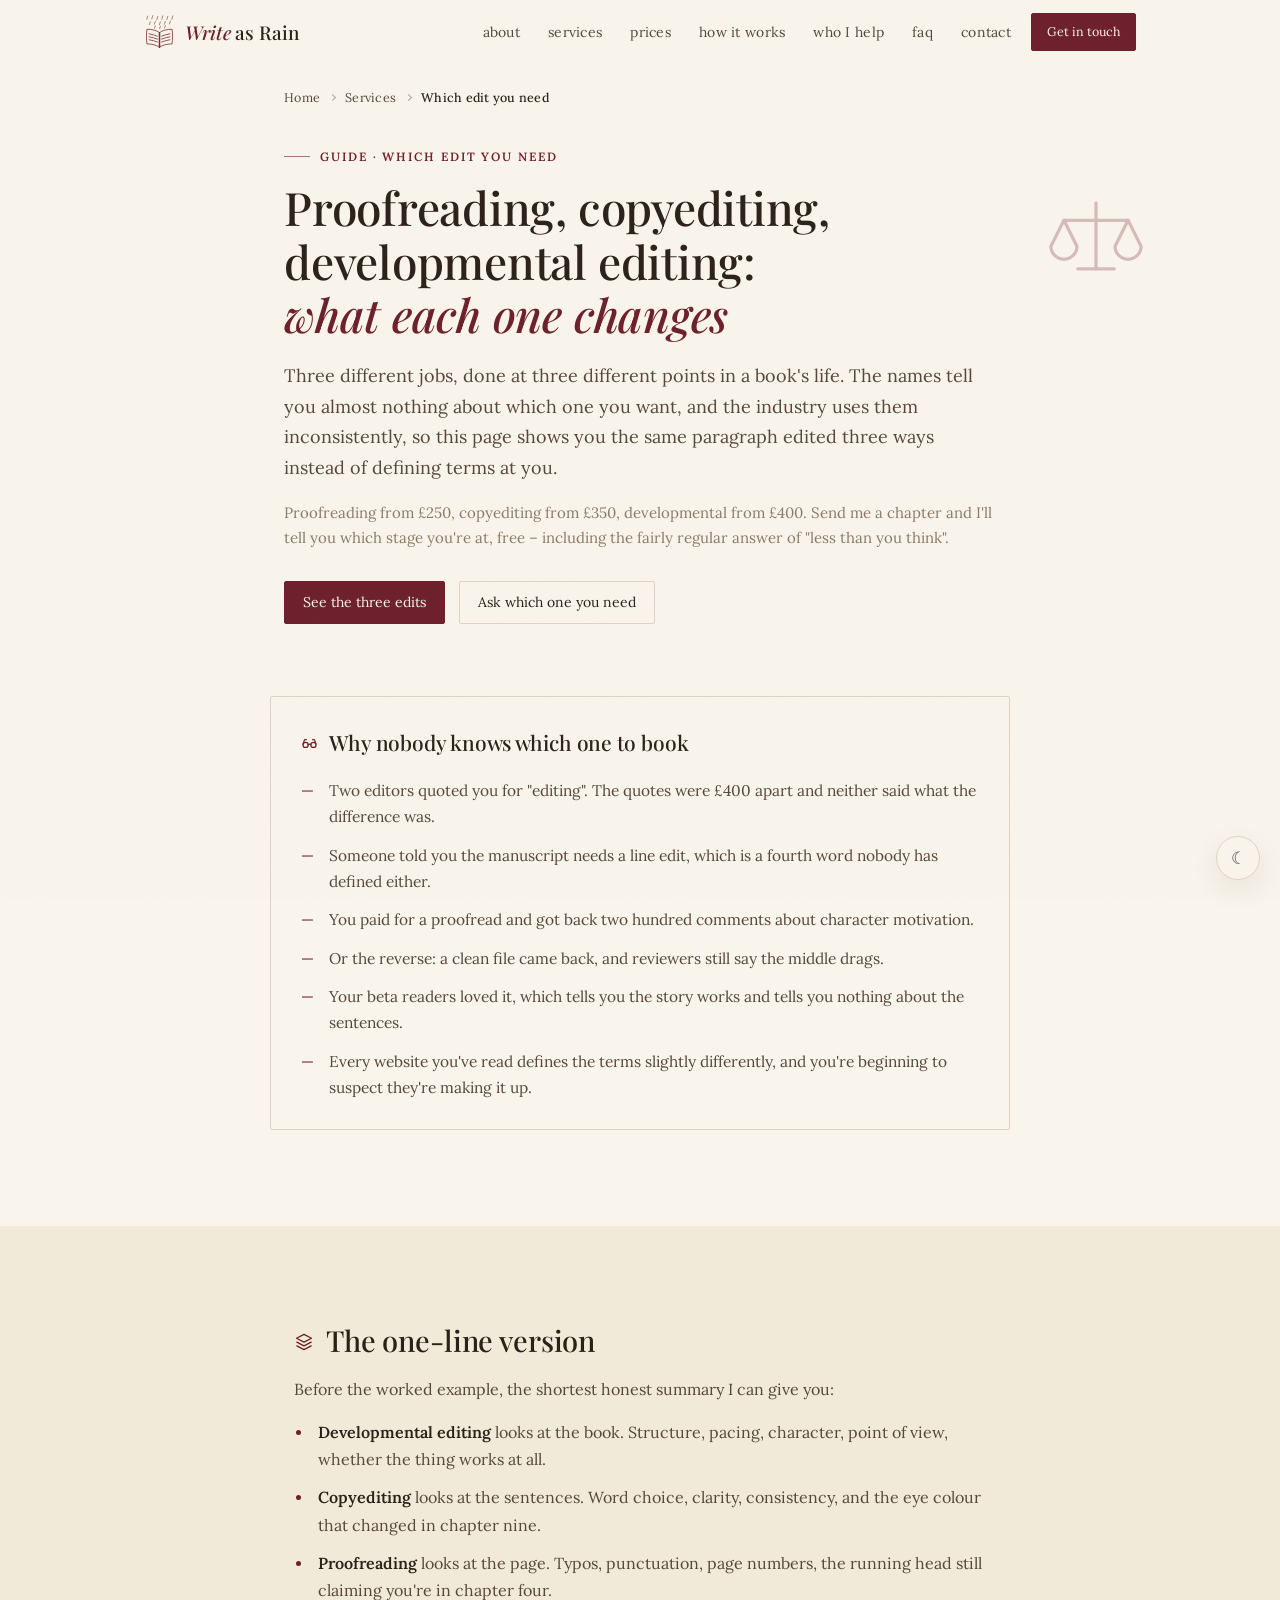
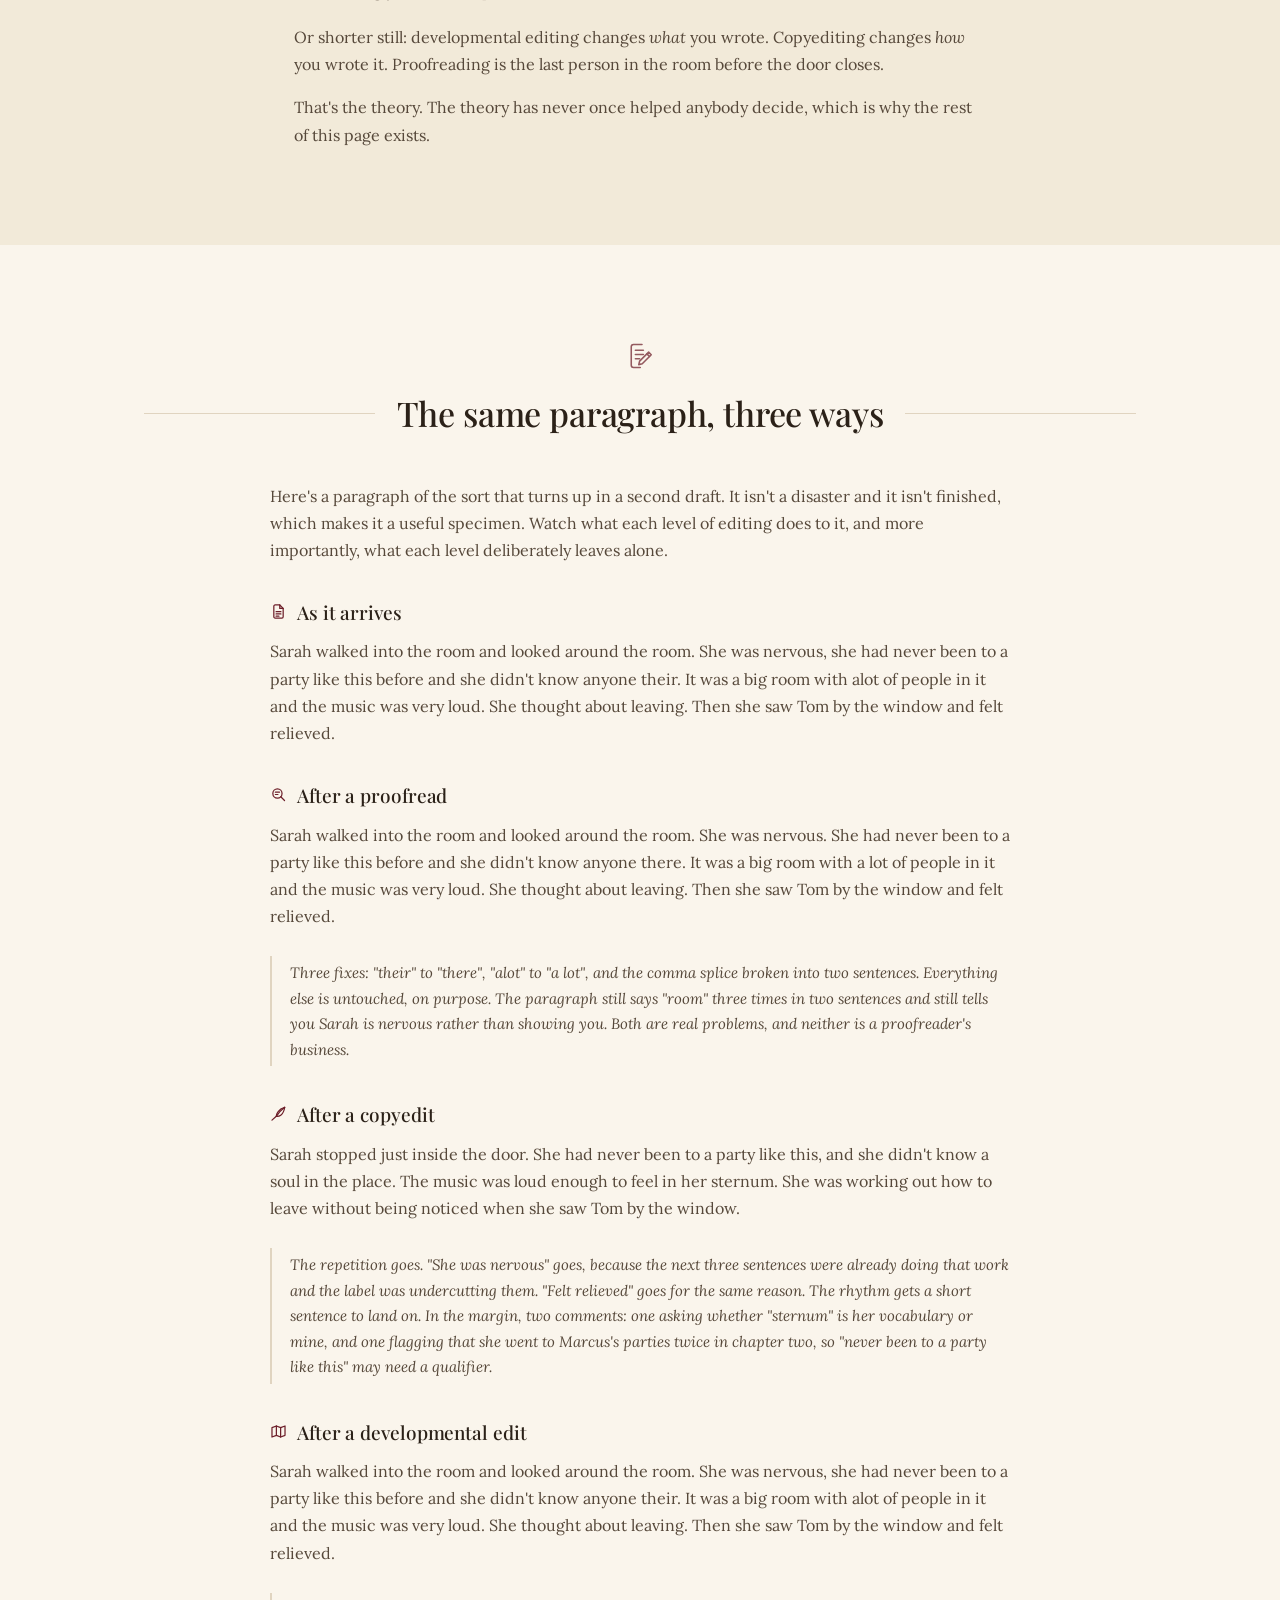
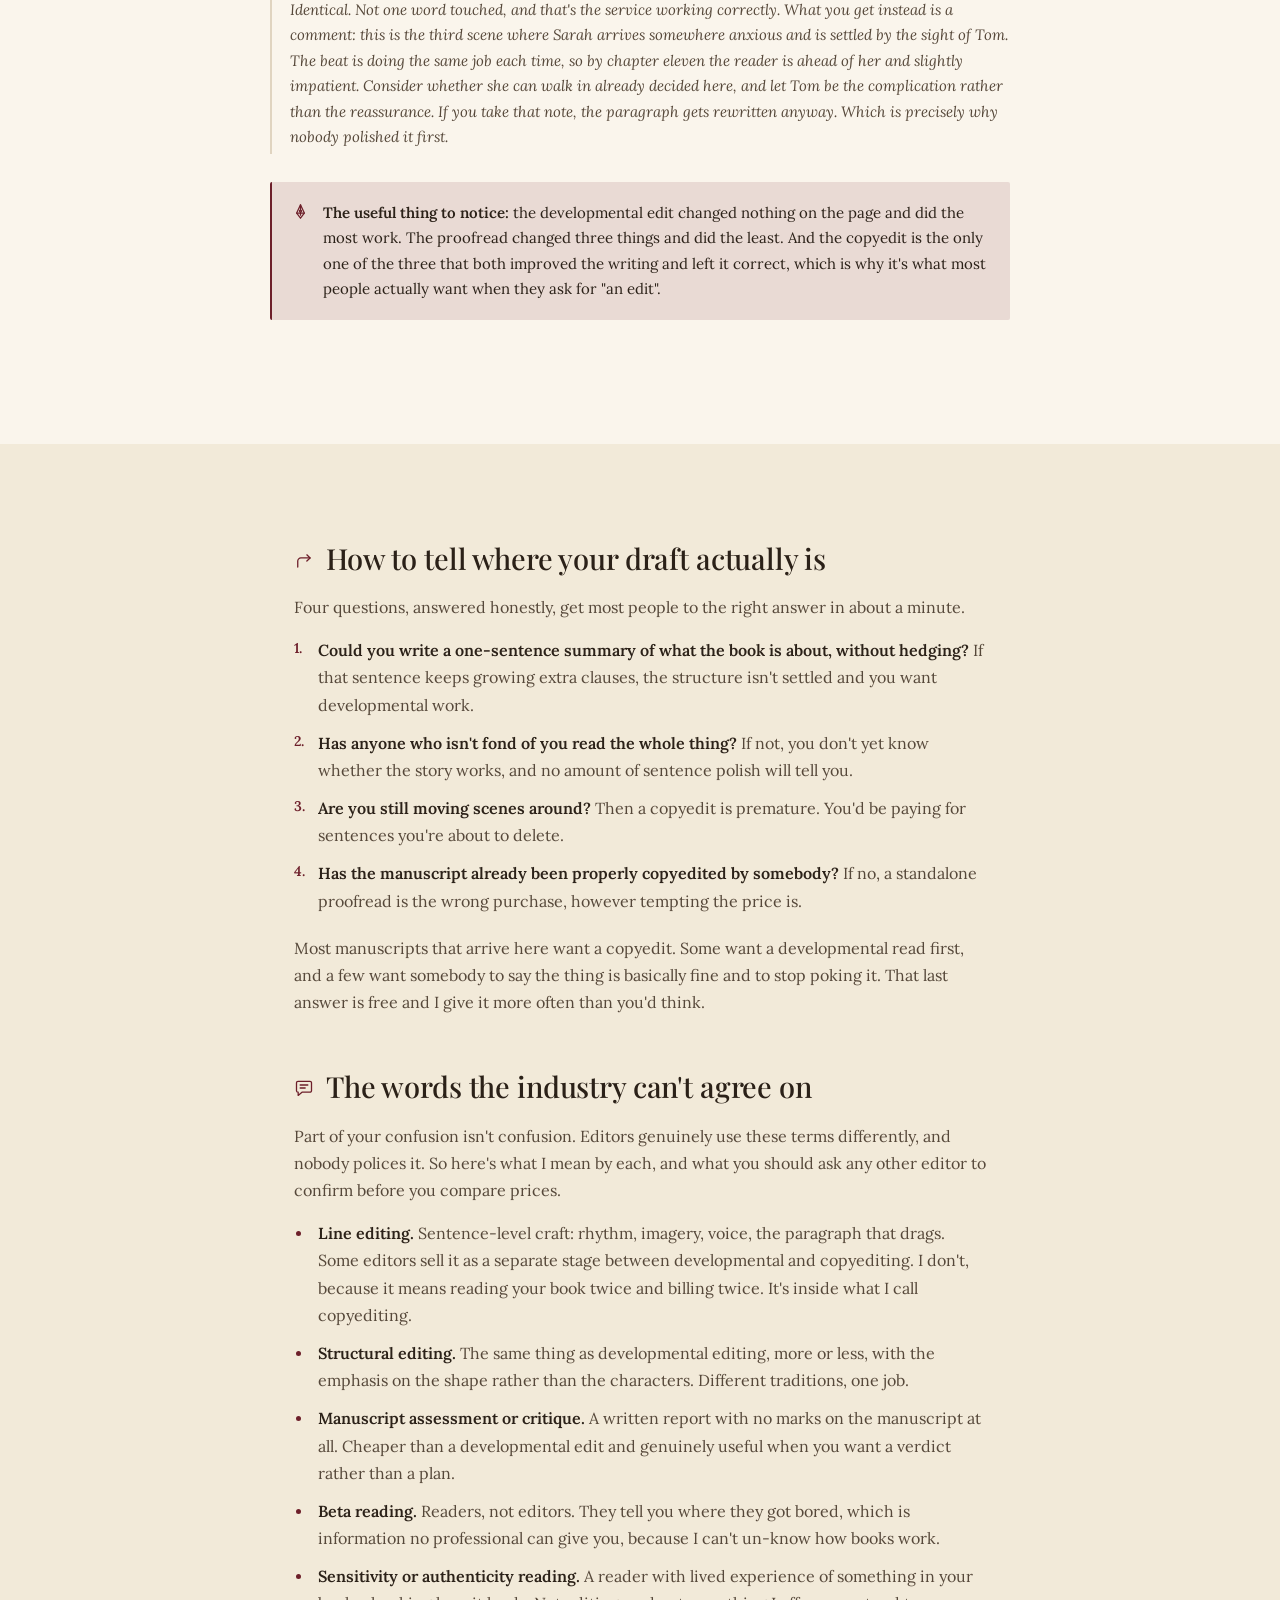
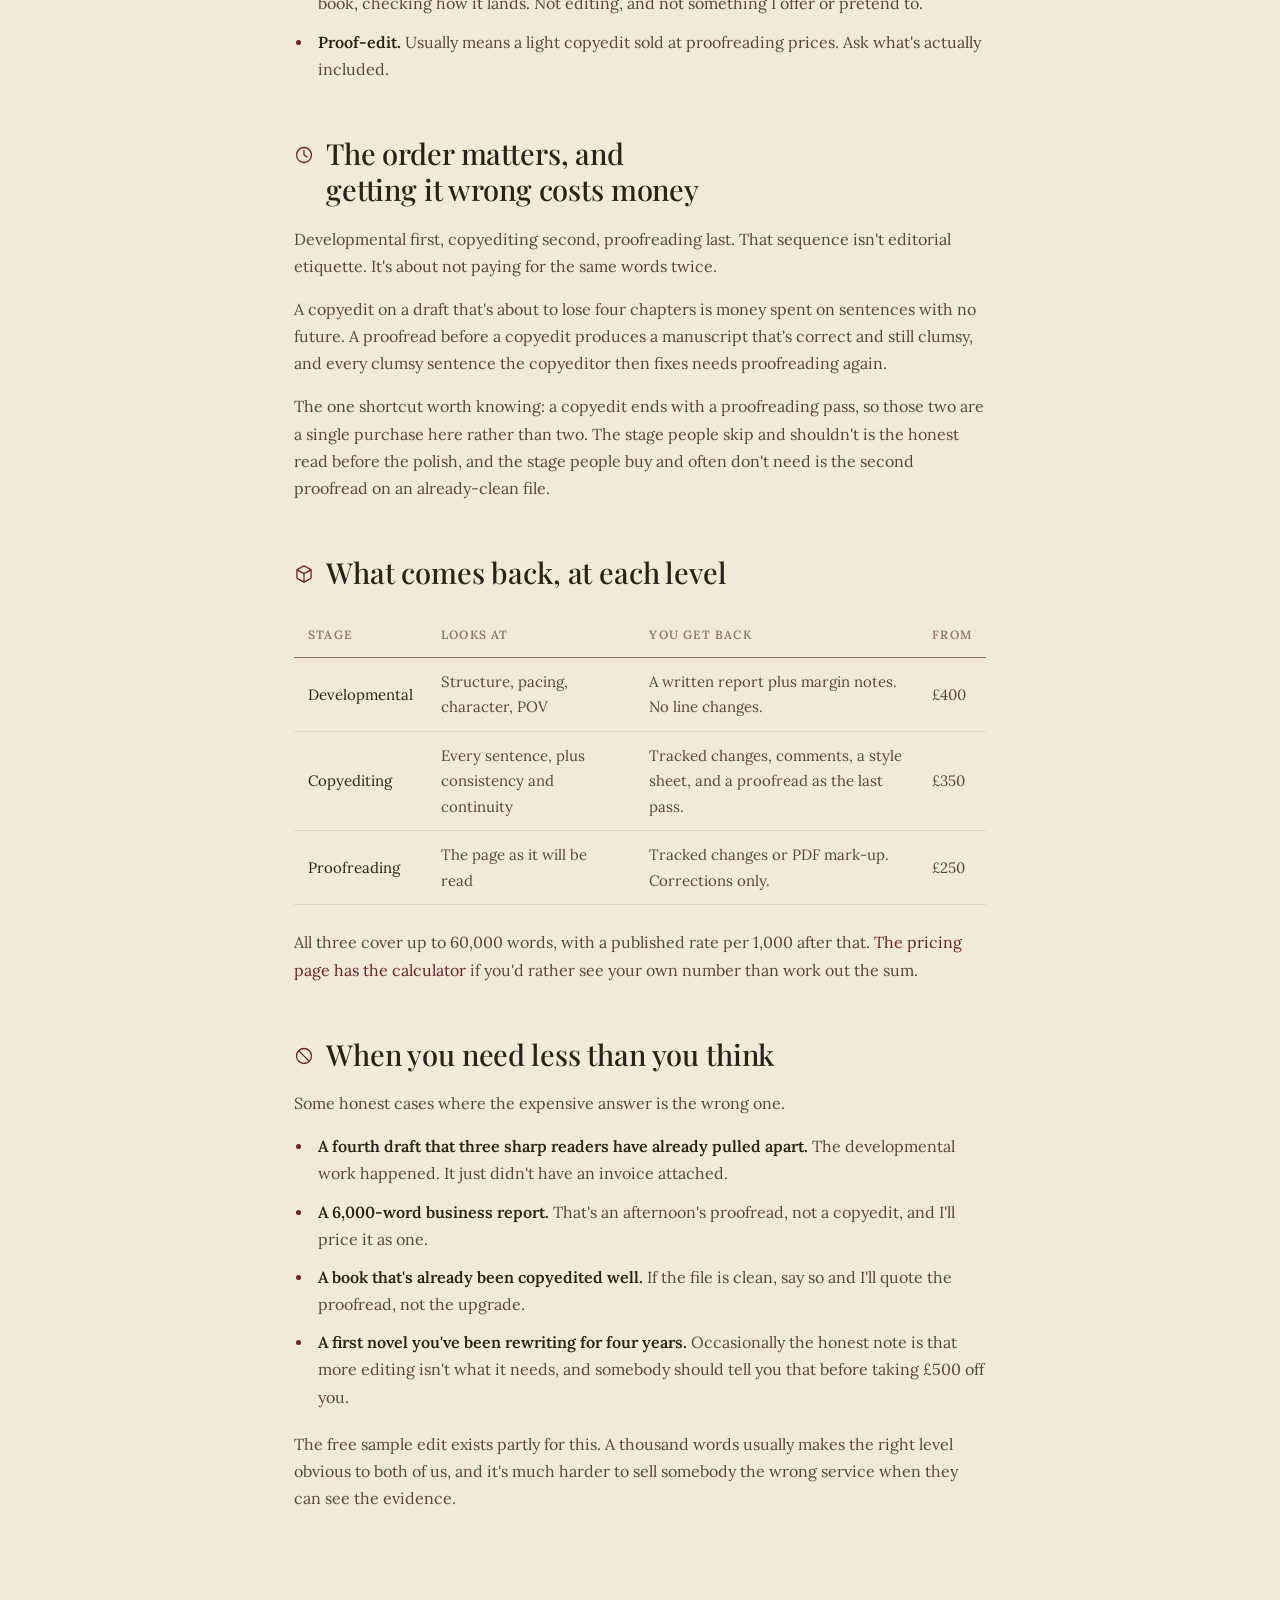
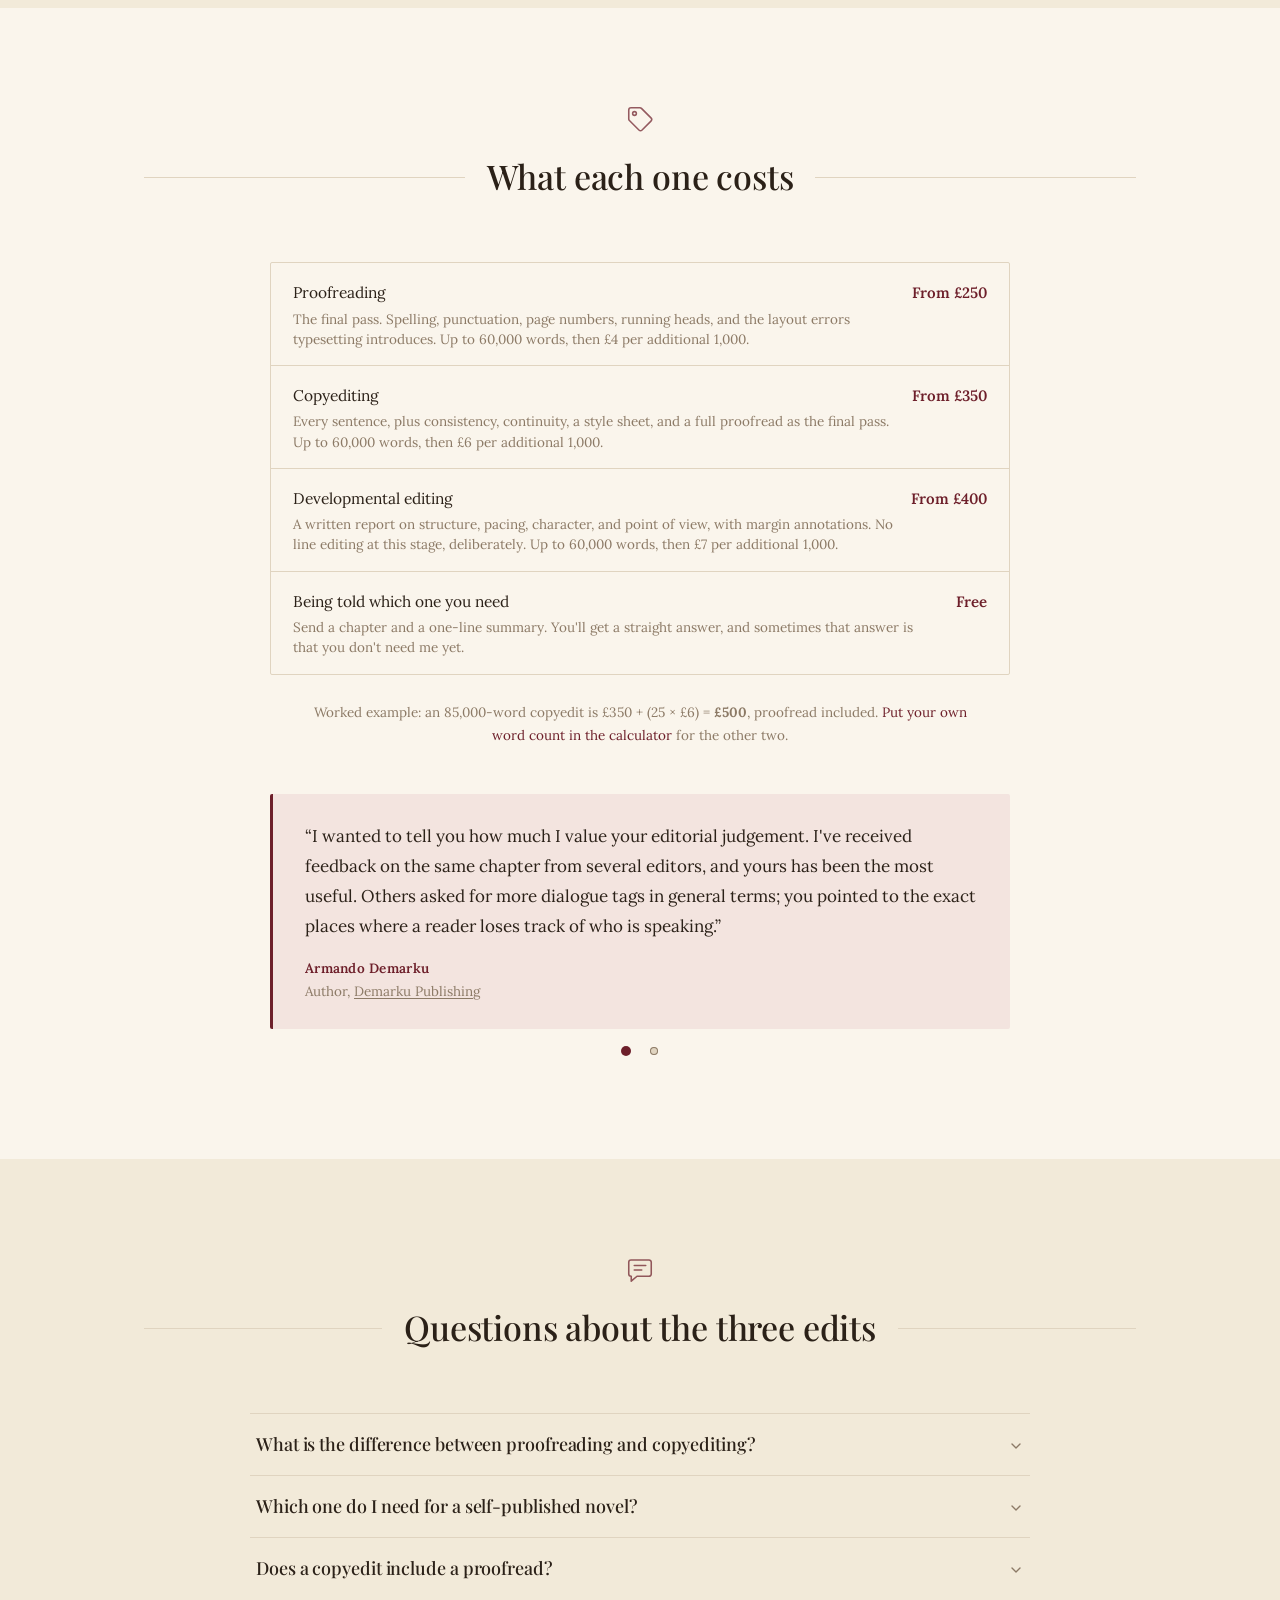
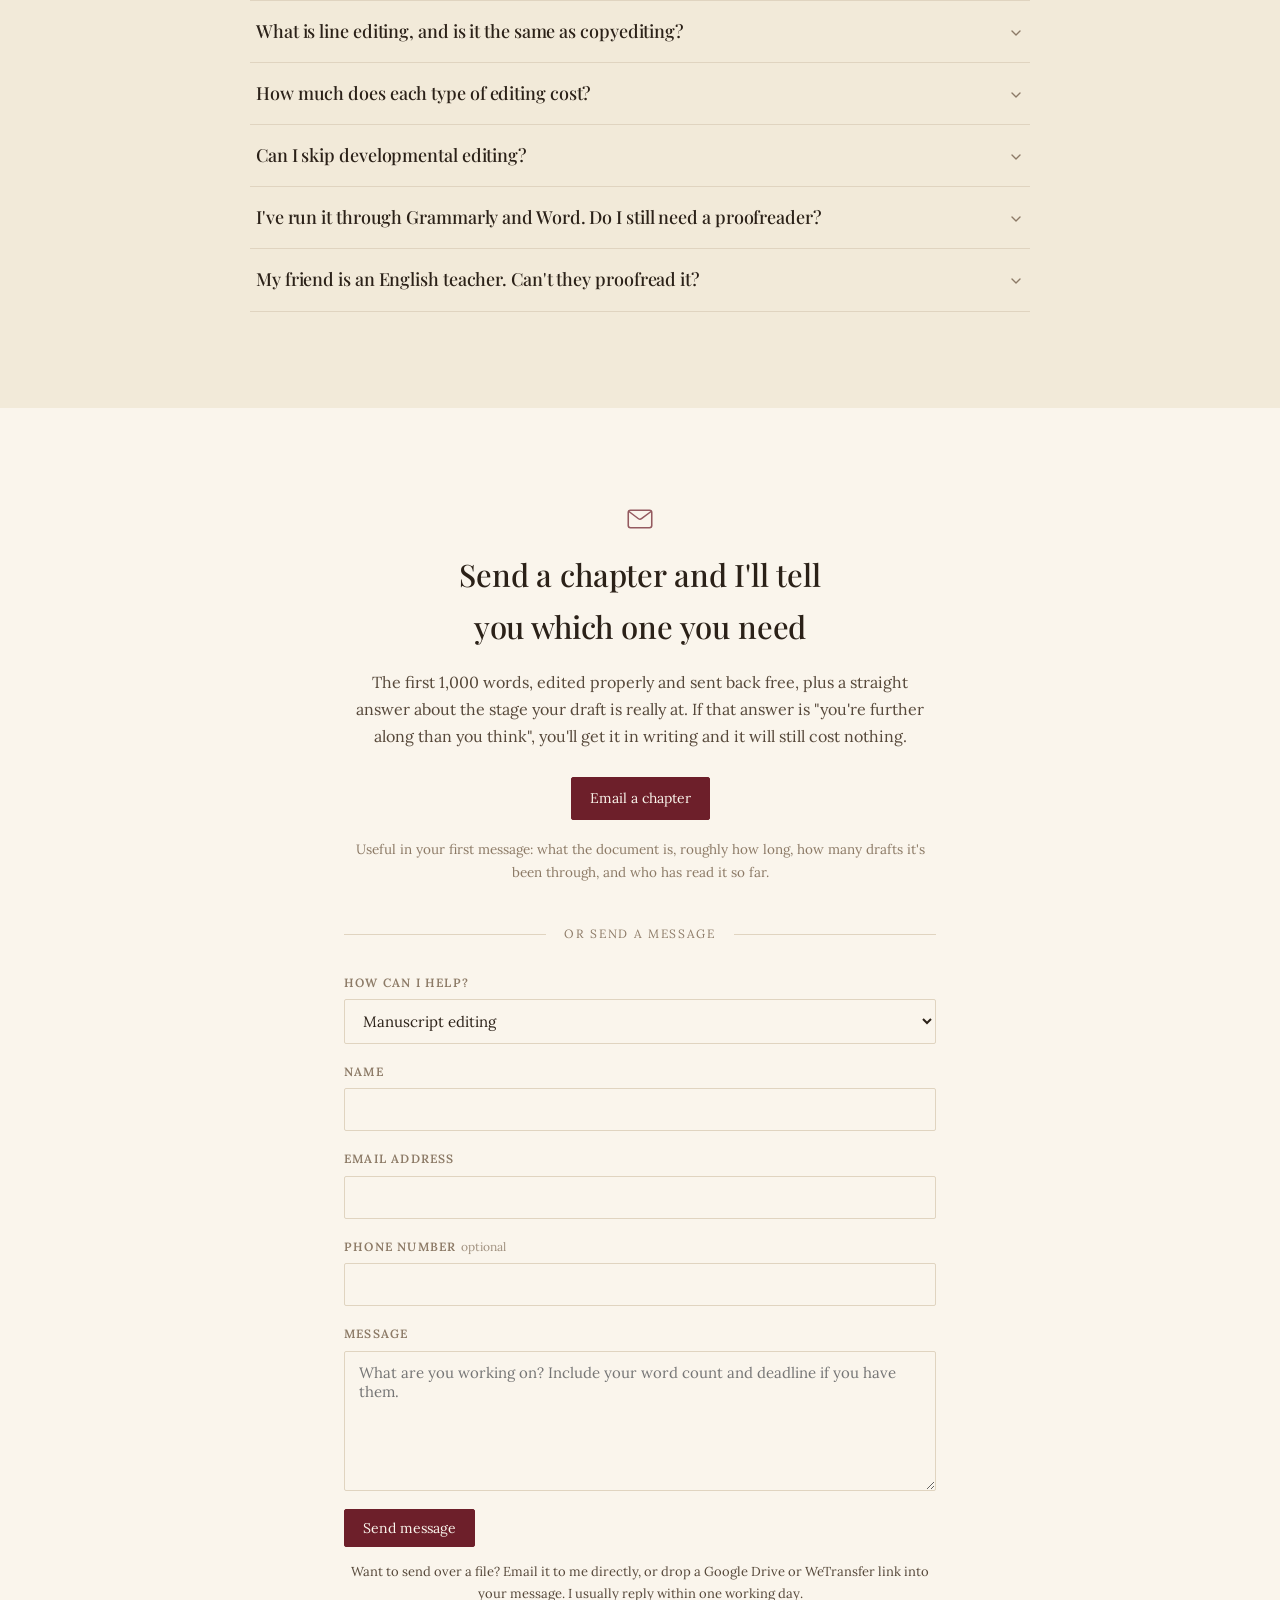
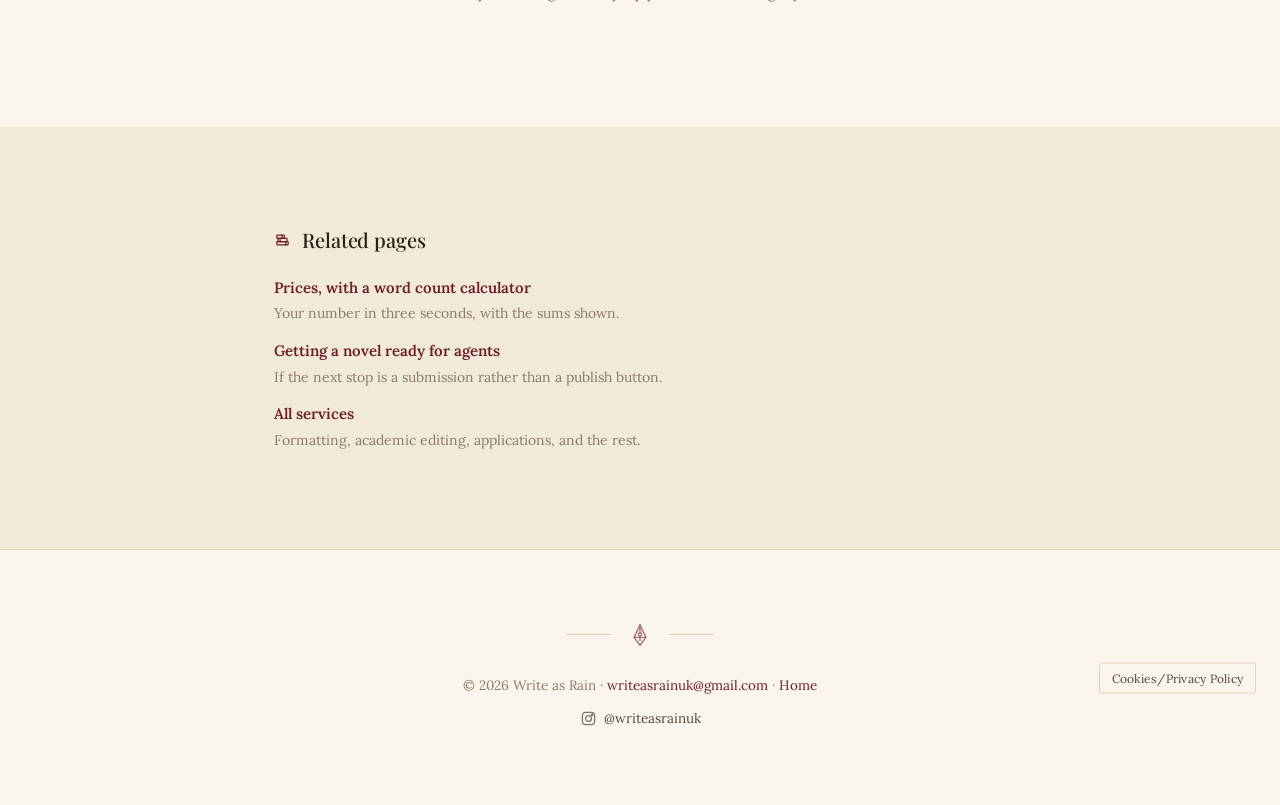
<file: proofreading-vs-copyediting.html>
<!DOCTYPE html>
<html lang="en-GB">
<head>
  <meta charset="UTF-8">
  <meta name="viewport" content="width=device-width, initial-scale=1.0">

  <title>Proofreading vs Copyediting vs Developmental Editing | Write as Rain</title>
  <meta name="description" content="The three edits explained by what each one changes, with the same paragraph shown at all three levels, what each costs, and which one your draft is ready for.">
  <link rel="canonical" href="https://writeasrain.github.io/proofreading-vs-copyediting.html">

  <meta property="og:site_name" content="Write as Rain">
  <meta property="og:title" content="Proofreading vs Copyediting vs Developmental Editing">
  <meta property="og:description" content="Three different jobs, done at three different points in a book's life. Here's the same paragraph edited three ways, so you can see the difference rather than take my word for it.">
  <meta property="og:type" content="article">
  <meta property="og:url" content="https://writeasrain.github.io/proofreading-vs-copyediting.html">
  <meta property="og:locale" content="en_GB">
  <meta property="og:image" content="https://writeasrain.github.io/og-image.png">
  <meta property="og:image:width" content="1200">
  <meta property="og:image:height" content="630">
  <meta property="og:image:alt" content="Write as Rain - every word deserves a second pair of eyes">
  <meta name="twitter:card" content="summary_large_image">

  <link rel="preconnect" href="https://fonts.googleapis.com">
  <link rel="preconnect" href="https://fonts.gstatic.com" crossorigin>
  <link href="https://fonts.googleapis.com/css2?family=Playfair+Display:ital,wght@0,500;0,600;1,500&family=Lora:ital,wght@0,400;0,500;0,600;1,400&display=swap" rel="stylesheet">
  <link rel="stylesheet" href="styles.css">
  <link rel="icon" href="/favicon.svg" type="image/svg+xml">
  <link rel="icon" href="/favicon.ico" sizes="32x32">
  <link rel="apple-touch-icon" href="/apple-touch-icon.png">

  <script type="application/ld+json">
{
  "@context": "https://schema.org",
  "@type": "BreadcrumbList",
  "itemListElement": [
    { "@type": "ListItem", "position": 1, "name": "Write as Rain", "item": "https://writeasrain.github.io/" },
    { "@type": "ListItem", "position": 2, "name": "Services", "item": "https://writeasrain.github.io/#services" },
    { "@type": "ListItem", "position": 3, "name": "Proofreading vs copyediting vs developmental editing", "item": "https://writeasrain.github.io/proofreading-vs-copyediting.html" }
  ]
}
  </script>

  <script type="application/ld+json">
{
  "@context": "https://schema.org",
  "@type": "Service",
  "name": "Proofreading, copyediting, and developmental editing",
  "serviceType": "Editing",
  "provider": { "@type": "ProfessionalService", "name": "Write as Rain", "@id": "https://writeasrain.github.io/#business" },
  "areaServed": { "@type": "Place", "name": "Worldwide" },
  "audience": { "@type": "Audience", "audienceType": "Authors, academics, and businesses deciding which level of editing they need" },
  "description": "The three levels of editing compared: developmental editing for structure and story, copyediting for sentences and consistency, proofreading as the final pass before publication. Includes a free assessment of which stage a draft is ready for.",
  "offers": { "@type": "Offer", "priceCurrency": "GBP", "price": 250, "priceSpecification": { "@type": "PriceSpecification", "minPrice": 250, "priceCurrency": "GBP" } }
}
  </script>

  <script type="application/ld+json">
{
  "@context": "https://schema.org",
  "@type": "FAQPage",
  "mainEntity": [
    {
      "@type": "Question",
      "name": "What is the difference between proofreading and copyediting?",
      "acceptedAnswer": { "@type": "Answer", "text": "Copyediting improves the writing. Proofreading corrects it. A copyeditor rewrites clumsy sentences, cuts repetition, settles your spelling and hyphenation conventions, and flags the eye colour that changed in chapter nine. A proofreader takes a manuscript that has already been through that and catches what survived: typos, punctuation, a page number out of sequence, a running head still saying Chapter Four on page 210. If nobody has copyedited the book yet, a proofread will make it correct without making it better." }
    },
    {
      "@type": "Question",
      "name": "Which one do I need for a self-published novel?",
      "acceptedAnswer": { "@type": "Answer", "text": "For most indie novels, a copyedit. It's the stage that includes a full proofread as its final pass, so it covers both jobs, and it's the one readers notice the absence of. Add a developmental edit before it if you're unsure the story works, or if beta readers keep saying something vague about the middle. Add a separate proofread afterwards only if you're typesetting for print and want a fresh pass on the laid-out pages, where new errors get introduced by the layout itself." }
    },
    {
      "@type": "Question",
      "name": "Does a copyedit include a proofread?",
      "acceptedAnswer": { "@type": "Answer", "text": "Mine does. The final pass of every copyedit is a proofread, and you aren't billed for that stage twice. Not every editor works this way, so it's worth asking before you compare two quotes. A cheaper copyedit that leaves you needing a separate proofread afterwards isn't cheaper." }
    },
    {
      "@type": "Question",
      "name": "What is line editing, and is it the same as copyediting?",
      "acceptedAnswer": { "@type": "Answer", "text": "Line editing is the sentence-level craft work: rhythm, imagery, voice, where a paragraph drags, which sentence should have been three. Copyediting is that plus the mechanical layer, meaning consistency, grammar, continuity, and a style sheet. Some editors sell them separately. I don't, because splitting them means reading the same manuscript twice and charging you for the privilege. What I call copyediting includes the line work." }
    },
    {
      "@type": "Question",
      "name": "How much does each type of editing cost?",
      "acceptedAnswer": { "@type": "Answer", "text": "Proofreading from £250, copyediting from £350, developmental editing from £400. Each covers up to 60,000 words, then £4, £6 and £7 per additional 1,000 respectively. So an 85,000-word copyedit is £350 + (25 × £6) = £500, proofread included. One flat number, agreed before any paid work starts." }
    },
    {
      "@type": "Question",
      "name": "Can I skip developmental editing?",
      "acceptedAnswer": { "@type": "Answer", "text": "Very often, yes, and I'd rather say so than sell you one. If you've drafted the book more than once, had it read by people who told you something you didn't want to hear, and acted on it, the structural work has probably already happened. Developmental editing earns its money on a first or second draft you're genuinely unsure about, or when several readers report the same vague dissatisfaction and none of them can name it." }
    },
    {
      "@type": "Question",
      "name": "I've run it through Grammarly and Word. Do I still need a proofreader?",
      "acceptedAnswer": { "@type": "Answer", "text": "Software catches misspellings and some grammar. It cannot tell you that your protagonist's sister is called Ellie in chapter three and Elsie in chapter nineteen, that you've used a single quotation mark in one line of dialogue on page 88, or that the word you wanted was \"discreet\". It also can't tell the difference between a rule and your voice, which is why it keeps suggesting you flatten the sentences that make the book yours. Use it. Don't file after it." }
    },
    {
      "@type": "Question",
      "name": "My friend is an English teacher. Can't they proofread it?",
      "acceptedAnswer": { "@type": "Answer", "text": "They can, and they'll find real errors. Three things they usually won't do: keep a style sheet, so decisions drift across 300 pages; work in tracked changes, so you can't see or reject what changed; and tell you the book isn't ready, because they have to see you at Christmas. The last one is the expensive one. Somebody with no stake in your feelings is worth more than somebody with excellent grammar." }
    }
  ]
}
  </script>

  <!-- Google tag (gtag.js) -->
  <script async src="https://www.googletagmanager.com/gtag/js?id=G-4W3Q03PS05"></script>
  <script>
    window.dataLayer = window.dataLayer || [];
    function gtag(){dataLayer.push(arguments);}
    gtag('js', new Date());
    gtag('config', 'G-4W3Q03PS05');
  </script>

  <!-- Microsoft Clarity -->
  <script type="text/javascript">
    (function(c,l,a,r,i,t,y){
        c[a]=c[a]||function(){(c[a].q=c[a].q||[]).push(arguments)};
        t=l.createElement(r);t.async=1;t.src="https://www.clarity.ms/tag/"+i;
        y=l.getElementsByTagName(r)[0];y.parentNode.insertBefore(t,y);
    })(window, document, "clarity", "script", "xw679pu73i");
  </script>
</head>
<body>

<a class="skip-link" href="#main">Skip to content</a>

<nav>
  <div class="nav-inner">
    <a href="index.html" class="brand"><svg class="brand-mark" viewBox="0 0 148 164" aria-hidden="true"><use href="#wr-art-book"></use></svg><span class="brand-text"><span class="accent">Write</span> as Rain</span></a>
    <ul class="nav-links" id="nav-links">
      <li><a href="index.html#about">about</a></li>
      <li><a href="index.html#services">services</a></li>
      <li><a href="pricing.html">prices</a></li>
      <li><a href="index.html#process">how it works</a></li>
      <li><a href="index.html#who-i-help">who I help</a></li>
      <li><a href="#faq">faq</a></li>
      <li><a href="#contact">contact</a></li>
    </ul>
    <div class="nav-actions">
      <a href="#contact" class="btn primary">Get in touch</a>
      <button class="menu-toggle" id="menu-toggle" aria-label="Open menu" aria-expanded="false">&#9776;</button>
    </div>
  </div>
</nav>

<div class="container breadcrumb">
  <nav aria-label="Breadcrumb">
    <ol>
      <li><a href="index.html">Home</a></li>
      <li><a href="index.html#services">Services</a></li>
      <li aria-current="page">Which edit you need</li>
    </ol>
  </nav>
</div>

<main id="main">

<header class="niche-hero">
  <div class="container niche-hero-inner">
    <p class="eyebrow">Guide &middot; Which edit you need</p>
    <h1>Proofreading, copyediting, developmental editing: <span class="accent">what each one changes</span></h1>
    <p class="lede">Three different jobs, done at three different points in a book's life. The names tell you almost nothing about which one you want, and the industry uses them inconsistently, so this page shows you the same paragraph edited three ways instead of defining terms at you.</p>
    <p class="lede-sub">Proofreading from &pound;250, copyediting from &pound;350, developmental from &pound;400. Send me a chapter and I'll tell you which stage you're at, free &ndash; including the fairly regular answer of "less than you think".</p>
    <div class="niche-cta">
      <a href="#three-ways" class="btn primary">See the three edits</a>
      <a href="#contact" class="btn">Ask which one you need</a>
    </div>
  </div>
  <svg class="ill ill-xl niche-hero-art" viewBox="0 0 24 24" aria-hidden="true"><use href="#wr-scales"></use></svg>
</header>

<section>
  <div class="container">
    <div class="pain-list reveal">
      <h2><svg class="ill ill-sm" viewBox="0 0 24 24" aria-hidden="true"><use href="#wr-glasses"></use></svg>Why nobody knows which one to book</h2>
      <ul>
        <li>Two editors quoted you for "editing". The quotes were &pound;400 apart and neither said what the difference was.</li>
        <li>Someone told you the manuscript needs a line edit, which is a fourth word nobody has defined either.</li>
        <li>You paid for a proofread and got back two hundred comments about character motivation.</li>
        <li>Or the reverse: a clean file came back, and reviewers still say the middle drags.</li>
        <li>Your beta readers loved it, which tells you the story works and tells you nothing about the sentences.</li>
        <li>Every website you've read defines the terms slightly differently, and you're beginning to suspect they're making it up.</li>
      </ul>
    </div>
  </div>
</section>

<section class="section-alt">
  <div class="container prose reveal">

    <h2><svg class="ill ill-hd" viewBox="0 0 24 24" aria-hidden="true"><use href="#wr-layers"></use></svg>The one-line version</h2>
    <p>Before the worked example, the shortest honest summary I can give you:</p>
    <ul>
      <li><strong>Developmental editing</strong> looks at the book. Structure, pacing, character, point of view, whether the thing works at all.</li>
      <li><strong>Copyediting</strong> looks at the sentences. Word choice, clarity, consistency, and the eye colour that changed in chapter nine.</li>
      <li><strong>Proofreading</strong> looks at the page. Typos, punctuation, page numbers, the running head still claiming you're in chapter four.</li>
    </ul>
    <p>Or shorter still: developmental editing changes <em>what</em> you wrote. Copyediting changes <em>how</em> you wrote it. Proofreading is the last person in the room before the door closes.</p>
    <p>That's the theory. The theory has never once helped anybody decide, which is why the rest of this page exists.</p>

  </div>
</section>

<section id="three-ways">
  <div class="container">
    <div class="section-mark reveal"><svg class="ill ill-mark" viewBox="0 0 24 24" aria-hidden="true"><use href="#wr-page-pencil"></use></svg></div>
    <div class="section-title reveal"><h2>The same paragraph, three ways</h2></div>
    <div class="prose reveal">

      <p>Here's a paragraph of the sort that turns up in a second draft. It isn't a disaster and it isn't finished, which makes it a useful specimen. Watch what each level of editing does to it, and more importantly, what each level deliberately leaves alone.</p>

      <h3><svg class="ill ill-sm" viewBox="0 0 24 24" aria-hidden="true"><use href="#wr-doc-lines"></use></svg>As it arrives</h3>
      <p>Sarah walked into the room and looked around the room. She was nervous, she had never been to a party like this before and she didn't know anyone their. It was a big room with alot of people in it and the music was very loud. She thought about leaving. Then she saw Tom by the window and felt relieved.</p>

      <h3><svg class="ill ill-sm" viewBox="0 0 24 24" aria-hidden="true"><use href="#wr-magnifier"></use></svg>After a proofread</h3>
      <p>Sarah walked into the room and looked around the room. She was nervous. She had never been to a party like this before and she didn't know anyone there. It was a big room with a lot of people in it and the music was very loud. She thought about leaving. Then she saw Tom by the window and felt relieved.</p>
      <p class="quiet-note">Three fixes: "their" to "there", "alot" to "a lot", and the comma splice broken into two sentences. Everything else is untouched, on purpose. The paragraph still says "room" three times in two sentences and still tells you Sarah is nervous rather than showing you. Both are real problems, and neither is a proofreader's business.</p>

      <h3><svg class="ill ill-sm" viewBox="0 0 24 24" aria-hidden="true"><use href="#wr-quill"></use></svg>After a copyedit</h3>
      <p>Sarah stopped just inside the door. She had never been to a party like this, and she didn't know a soul in the place. The music was loud enough to feel in her sternum. She was working out how to leave without being noticed when she saw Tom by the window.</p>
      <p class="quiet-note">The repetition goes. "She was nervous" goes, because the next three sentences were already doing that work and the label was undercutting them. "Felt relieved" goes for the same reason. The rhythm gets a short sentence to land on. In the margin, two comments: one asking whether "sternum" is her vocabulary or mine, and one flagging that she went to Marcus's parties twice in chapter two, so "never been to a party like this" may need a qualifier.</p>

      <h3><svg class="ill ill-sm" viewBox="0 0 24 24" aria-hidden="true"><use href="#wr-map"></use></svg>After a developmental edit</h3>
      <p>Sarah walked into the room and looked around the room. She was nervous, she had never been to a party like this before and she didn't know anyone their. It was a big room with alot of people in it and the music was very loud. She thought about leaving. Then she saw Tom by the window and felt relieved.</p>
      <p class="quiet-note">Identical. Not one word touched, and that's the service working correctly. What you get instead is a comment: this is the third scene where Sarah arrives somewhere anxious and is settled by the sight of Tom. The beat is doing the same job each time, so by chapter eleven the reader is ahead of her and slightly impatient. Consider whether she can walk in already decided here, and let Tom be the complication rather than the reassurance. If you take that note, the paragraph gets rewritten anyway. Which is precisely why nobody polished it first.</p>

      <div class="callout">
        <svg class="ill ill-sm" viewBox="0 0 24 24" aria-hidden="true"><use href="#wr-nib"></use></svg>
        <p><strong>The useful thing to notice:</strong> the developmental edit changed nothing on the page and did the most work. The proofread changed three things and did the least. And the copyedit is the only one of the three that both improved the writing and left it correct, which is why it's what most people actually want when they ask for "an edit".</p>
      </div>

    </div>
  </div>
</section>

<section class="section-alt">
  <div class="container prose reveal">

    <h2><svg class="ill ill-hd" viewBox="0 0 24 24" aria-hidden="true"><use href="#wr-signpost"></use></svg>How to tell where your draft actually is</h2>
    <p>Four questions, answered honestly, get most people to the right answer in about a minute.</p>
    <ol>
      <li><strong>Could you write a one-sentence summary of what the book is about, without hedging?</strong> If that sentence keeps growing extra clauses, the structure isn't settled and you want developmental work.</li>
      <li><strong>Has anyone who isn't fond of you read the whole thing?</strong> If not, you don't yet know whether the story works, and no amount of sentence polish will tell you.</li>
      <li><strong>Are you still moving scenes around?</strong> Then a copyedit is premature. You'd be paying for sentences you're about to delete.</li>
      <li><strong>Has the manuscript already been properly copyedited by somebody?</strong> If no, a standalone proofread is the wrong purchase, however tempting the price is.</li>
    </ol>
    <p>Most manuscripts that arrive here want a copyedit. Some want a developmental read first, and a few want somebody to say the thing is basically fine and to stop poking it. That last answer is free and I give it more often than you'd think.</p>

    <h2><svg class="ill ill-hd" viewBox="0 0 24 24" aria-hidden="true"><use href="#wr-speech"></use></svg>The words the industry can't agree on</h2>
    <p>Part of your confusion isn't confusion. Editors genuinely use these terms differently, and nobody polices it. So here's what I mean by each, and what you should ask any other editor to confirm before you compare prices.</p>
    <ul>
      <li><strong>Line editing.</strong> Sentence-level craft: rhythm, imagery, voice, the paragraph that drags. Some editors sell it as a separate stage between developmental and copyediting. I don't, because it means reading your book twice and billing twice. It's inside what I call copyediting.</li>
      <li><strong>Structural editing.</strong> The same thing as developmental editing, more or less, with the emphasis on the shape rather than the characters. Different traditions, one job.</li>
      <li><strong>Manuscript assessment or critique.</strong> A written report with no marks on the manuscript at all. Cheaper than a developmental edit and genuinely useful when you want a verdict rather than a plan.</li>
      <li><strong>Beta reading.</strong> Readers, not editors. They tell you where they got bored, which is information no professional can give you, because I can't un-know how books work.</li>
      <li><strong>Sensitivity or authenticity reading.</strong> A reader with lived experience of something in your book, checking how it lands. Not editing, and not something I offer or pretend to.</li>
      <li><strong>Proof-edit.</strong> Usually means a light copyedit sold at proofreading prices. Ask what's actually included.</li>
    </ul>

    <h2><svg class="ill ill-hd" viewBox="0 0 24 24" aria-hidden="true"><use href="#wr-clock"></use></svg>The order matters, and getting it wrong costs money</h2>
    <p>Developmental first, copyediting second, proofreading last. That sequence isn't editorial etiquette. It's about not paying for the same words twice.</p>
    <p>A copyedit on a draft that's about to lose four chapters is money spent on sentences with no future. A proofread before a copyedit produces a manuscript that's correct and still clumsy, and every clumsy sentence the copyeditor then fixes needs proofreading again.</p>
    <p>The one shortcut worth knowing: a copyedit ends with a proofreading pass, so those two are a single purchase here rather than two. The stage people skip and shouldn't is the honest read before the polish, and the stage people buy and often don't need is the second proofread on an already-clean file.</p>

    <h2><svg class="ill ill-hd" viewBox="0 0 24 24" aria-hidden="true"><use href="#wr-package"></use></svg>What comes back, at each level</h2>
    <div class="data-table-wrap">
      <table class="data-table">
        <thead>
          <tr><th scope="col">Stage</th><th scope="col">Looks at</th><th scope="col">You get back</th><th scope="col">From</th></tr>
        </thead>
        <tbody>
          <tr><td>Developmental</td><td>Structure, pacing, character, POV</td><td>A written report plus margin notes. No line changes.</td><td>&pound;400</td></tr>
          <tr><td>Copyediting</td><td>Every sentence, plus consistency and continuity</td><td>Tracked changes, comments, a style sheet, and a proofread as the last pass.</td><td>&pound;350</td></tr>
          <tr><td>Proofreading</td><td>The page as it will be read</td><td>Tracked changes or PDF mark-up. Corrections only.</td><td>&pound;250</td></tr>
        </tbody>
      </table>
    </div>
    <p>All three cover up to 60,000 words, with a published rate per 1,000 after that. <a href="pricing.html">The pricing page has the calculator</a> if you'd rather see your own number than work out the sum.</p>

    <h2><svg class="ill ill-hd" viewBox="0 0 24 24" aria-hidden="true"><use href="#wr-no"></use></svg>When you need less than you think</h2>
    <p>Some honest cases where the expensive answer is the wrong one.</p>
    <ul>
      <li><strong>A fourth draft that three sharp readers have already pulled apart.</strong> The developmental work happened. It just didn't have an invoice attached.</li>
      <li><strong>A 6,000-word business report.</strong> That's an afternoon's proofread, not a copyedit, and I'll price it as one.</li>
      <li><strong>A book that's already been copyedited well.</strong> If the file is clean, say so and I'll quote the proofread, not the upgrade.</li>
      <li><strong>A first novel you've been rewriting for four years.</strong> Occasionally the honest note is that more editing isn't what it needs, and somebody should tell you that before taking &pound;500 off you.</li>
    </ul>
    <p>The free sample edit exists partly for this. A thousand words usually makes the right level obvious to both of us, and it's much harder to sell somebody the wrong service when they can see the evidence.</p>

  </div>
</section>

<section id="pricing">
  <div class="container">
    <div class="section-mark reveal"><svg class="ill ill-mark" viewBox="0 0 24 24" aria-hidden="true"><use href="#wr-tag"></use></svg></div>
    <div class="section-title reveal"><h2>What each one costs</h2></div>
    <div class="price-panel stagger">
      <div class="price-row">
        <span class="price-what">Proofreading<small>The final pass. Spelling, punctuation, page numbers, running heads, and the layout errors typesetting introduces. Up to 60,000 words, then &pound;4 per additional 1,000.</small></span>
        <span class="price-how-much">From &pound;250</span>
      </div>
      <div class="price-row">
        <span class="price-what">Copyediting<small>Every sentence, plus consistency, continuity, a style sheet, and a full proofread as the final pass. Up to 60,000 words, then &pound;6 per additional 1,000.</small></span>
        <span class="price-how-much">From &pound;350</span>
      </div>
      <div class="price-row">
        <span class="price-what">Developmental editing<small>A written report on structure, pacing, character, and point of view, with margin annotations. No line editing at this stage, deliberately. Up to 60,000 words, then &pound;7 per additional 1,000.</small></span>
        <span class="price-how-much">From &pound;400</span>
      </div>
      <div class="price-row">
        <span class="price-what">Being told which one you need<small>Send a chapter and a one-line summary. You'll get a straight answer, and sometimes that answer is that you don't need me yet.</small></span>
        <span class="price-how-much">Free</span>
      </div>
    </div>
    <p class="services-order reveal">Worked example: an 85,000-word copyedit is &pound;350 + (25 &times; &pound;6) = <strong>&pound;500</strong>, proofread included. <a href="pricing.html">Put your own word count in the calculator</a> for the other two.</p>
    <!-- testimonial: demarku-dialogue, demarku-style -->
    <div class="testimonials reveal" role="region" aria-roledescription="carousel" aria-label="What clients say">
      <div class="testimonial-track" tabindex="0">
        <div class="testimonial-slide" id="demarku-dialogue-1" role="group" aria-roledescription="slide" aria-label="1 of 2">
          <figure class="testimonial">
            <blockquote>
              <p>I wanted to tell you how much I value your editorial judgement. I've received feedback on the same chapter from several editors, and yours has been the most useful. Others asked for more dialogue tags in general terms; you pointed to the exact places where a reader loses track of who is speaking.</p>
            </blockquote>
            <figcaption>
              <span class="testimonial-name">Armando Demarku</span>
              <span class="testimonial-role">Author, <a href="https://www.demarkupublishing.com/" rel="noopener">Demarku Publishing</a></span>
            </figcaption>
          </figure>
        </div>
        <div class="testimonial-slide" id="demarku-style-2" role="group" aria-roledescription="slide" aria-label="2 of 2">
          <figure class="testimonial">
            <blockquote>
              <p>The most useful response I've had on this book. What struck me most was that you separated where the stripped-back style is doing its job from the few places where it leaves the reader guessing. Nobody else made that distinction.</p>
            </blockquote>
            <figcaption>
              <span class="testimonial-name">Armando Demarku</span>
              <span class="testimonial-role">Author, <a href="https://www.demarkupublishing.com/" rel="noopener">Demarku Publishing</a></span>
            </figcaption>
          </figure>
        </div>
      </div>
      <div class="testimonial-dots">
        <button type="button" class="testimonial-dot" aria-controls="demarku-dialogue-1" aria-label="Show testimonial 1 of 2" aria-current="true"></button>
        <button type="button" class="testimonial-dot" aria-controls="demarku-style-2" aria-label="Show testimonial 2 of 2"></button>
      </div>
    </div>
    <!-- /testimonial -->
  </div>
</section>

<section id="faq" class="section-alt">
  <div class="container">
    <div class="section-mark reveal"><svg class="ill ill-mark" viewBox="0 0 24 24" aria-hidden="true"><use href="#wr-speech"></use></svg></div>
    <div class="section-title reveal"><h2>Questions about the three edits</h2></div>
    <div class="faq-list stagger">

      <details class="faq-item">
        <summary><h3 class="faq-q">What is the difference between proofreading and copyediting?</h3><svg class="faq-chev" viewBox="0 0 24 24" fill="none" stroke="currentColor" stroke-width="2" stroke-linecap="round" stroke-linejoin="round" aria-hidden="true"><polyline points="6 9 12 15 18 9"></polyline></svg></summary>
        <div class="faq-a">
          <p>Copyediting improves the writing. Proofreading corrects it.</p>
          <p>A copyeditor rewrites clumsy sentences, cuts repetition, settles your spelling and hyphenation conventions, and flags the eye colour that changed in chapter nine. A proofreader takes a manuscript that has already been through that and catches what survived: typos, punctuation, a page number out of sequence, a running head still saying Chapter Four on page 210.</p>
          <p>If nobody has copyedited the book yet, a proofread will make it correct without making it better.</p>
        </div>
      </details>

      <details class="faq-item">
        <summary><h3 class="faq-q">Which one do I need for a self-published novel?</h3><svg class="faq-chev" viewBox="0 0 24 24" fill="none" stroke="currentColor" stroke-width="2" stroke-linecap="round" stroke-linejoin="round" aria-hidden="true"><polyline points="6 9 12 15 18 9"></polyline></svg></summary>
        <div class="faq-a">
          <p>For most indie novels, a copyedit. It's the stage that includes a full proofread as its final pass, so it covers both jobs, and it's the one readers notice the absence of.</p>
          <p>Add a developmental edit before it if you're unsure the story works, or if beta readers keep saying something vague about the middle. Add a separate proofread afterwards only if you're typesetting for print and want a fresh pass on the laid-out pages, where new errors get introduced by the layout itself.</p>
        </div>
      </details>

      <details class="faq-item">
        <summary><h3 class="faq-q">Does a copyedit include a proofread?</h3><svg class="faq-chev" viewBox="0 0 24 24" fill="none" stroke="currentColor" stroke-width="2" stroke-linecap="round" stroke-linejoin="round" aria-hidden="true"><polyline points="6 9 12 15 18 9"></polyline></svg></summary>
        <div class="faq-a">
          <p>Mine does. The final pass of every copyedit is a proofread, and you aren't billed for that stage twice.</p>
          <p>Not every editor works this way, so it's worth asking before you compare two quotes. A cheaper copyedit that leaves you needing a separate proofread afterwards isn't cheaper.</p>
        </div>
      </details>

      <details class="faq-item">
        <summary><h3 class="faq-q">What is line editing, and is it the same as copyediting?</h3><svg class="faq-chev" viewBox="0 0 24 24" fill="none" stroke="currentColor" stroke-width="2" stroke-linecap="round" stroke-linejoin="round" aria-hidden="true"><polyline points="6 9 12 15 18 9"></polyline></svg></summary>
        <div class="faq-a">
          <p>Line editing is the sentence-level craft work: rhythm, imagery, voice, where a paragraph drags, which sentence should have been three. Copyediting is that plus the mechanical layer, meaning consistency, grammar, continuity, and a style sheet.</p>
          <p>Some editors sell them separately. I don't, because splitting them means reading the same manuscript twice and charging you for the privilege. What I call copyediting includes the line work.</p>
        </div>
      </details>

      <details class="faq-item">
        <summary><h3 class="faq-q">How much does each type of editing cost?</h3><svg class="faq-chev" viewBox="0 0 24 24" fill="none" stroke="currentColor" stroke-width="2" stroke-linecap="round" stroke-linejoin="round" aria-hidden="true"><polyline points="6 9 12 15 18 9"></polyline></svg></summary>
        <div class="faq-a">
          <p>Proofreading from <strong>&pound;250</strong>, copyediting from <strong>&pound;350</strong>, developmental editing from <strong>&pound;400</strong>. Each covers up to 60,000 words, then &pound;4, &pound;6 and &pound;7 per additional 1,000 respectively.</p>
          <p>So an 85,000-word copyedit is &pound;350 + (25 &times; &pound;6) = &pound;500, proofread included. One flat number, agreed before any paid work starts.</p>
        </div>
      </details>

      <details class="faq-item">
        <summary><h3 class="faq-q">Can I skip developmental editing?</h3><svg class="faq-chev" viewBox="0 0 24 24" fill="none" stroke="currentColor" stroke-width="2" stroke-linecap="round" stroke-linejoin="round" aria-hidden="true"><polyline points="6 9 12 15 18 9"></polyline></svg></summary>
        <div class="faq-a">
          <p>Very often, yes, and I'd rather say so than sell you one.</p>
          <p>If you've drafted the book more than once, had it read by people who told you something you didn't want to hear, and acted on it, the structural work has probably already happened. Developmental editing earns its money on a first or second draft you're genuinely unsure about, or when several readers report the same vague dissatisfaction and none of them can name it.</p>
        </div>
      </details>

      <details class="faq-item">
        <summary><h3 class="faq-q">I've run it through Grammarly and Word. Do I still need a proofreader?</h3><svg class="faq-chev" viewBox="0 0 24 24" fill="none" stroke="currentColor" stroke-width="2" stroke-linecap="round" stroke-linejoin="round" aria-hidden="true"><polyline points="6 9 12 15 18 9"></polyline></svg></summary>
        <div class="faq-a">
          <p>Software catches misspellings and some grammar. It cannot tell you that your protagonist's sister is called Ellie in chapter three and Elsie in chapter nineteen, that you've used a single quotation mark in one line of dialogue on page 88, or that the word you wanted was "discreet".</p>
          <p>It also can't tell the difference between a rule and your voice, which is why it keeps suggesting you flatten the sentences that make the book yours. Use it. Don't file after it.</p>
        </div>
      </details>

      <details class="faq-item">
        <summary><h3 class="faq-q">My friend is an English teacher. Can't they proofread it?</h3><svg class="faq-chev" viewBox="0 0 24 24" fill="none" stroke="currentColor" stroke-width="2" stroke-linecap="round" stroke-linejoin="round" aria-hidden="true"><polyline points="6 9 12 15 18 9"></polyline></svg></summary>
        <div class="faq-a">
          <p>They can, and they'll find real errors. Three things they usually won't do: keep a style sheet, so decisions drift across 300 pages; work in tracked changes, so you can't see or reject what changed; and tell you the book isn't ready, because they have to see you at Christmas.</p>
          <p>The last one is the expensive one. Somebody with no stake in your feelings is worth more than somebody with excellent grammar.</p>
        </div>
      </details>

    </div>
  </div>
</section>

<section id="contact">
  <div class="container cta-band reveal">
    <div class="section-mark"><svg class="ill ill-mark" viewBox="0 0 24 24" aria-hidden="true"><use href="#wr-envelope"></use></svg></div>
    <h2>Send a chapter and I'll tell you which one you need</h2>
    <p>The first 1,000 words, edited properly and sent back free, plus a straight answer about the stage your draft is really at. If that answer is "you're further along than you think", you'll get it in writing and it will still cost nothing.</p>
    <div class="contact-buttons">
      <a href="mailto:writeasrainuk@gmail.com?subject=Which%20edit%20do%20I%20need%3F" class="btn primary">Email a chapter</a>
    </div>
    <p class="small">Useful in your first message: what the document is, roughly how long, how many drafts it's been through, and who has read it so far.</p>

    <div class="contact-divider">Or send a message</div>

    <form class="contact-form" action="https://formspree.io/f/xwvgjkpb" method="POST">
      <input type="hidden" name="_subject" value="Website enquiry &ndash; Which edit do I need?">
      <input type="hidden" name="_next" value="https://writeasrain.github.io/thanks.html">
      <div class="form-gotcha" aria-hidden="true">
        <label for="cf-company">Company</label>
        <input type="text" id="cf-company" name="_gotcha" tabindex="-1" autocomplete="off">
      </div>
      <div class="form-field">
        <label for="cf-service">How can I help?</label>
        <select id="cf-service" name="service" required>
          <option value="" disabled>Please choose an option</option>
          <option value="Manuscript editing" selected>Manuscript editing</option>
          <option value="Book ghostwriting">Ghostwriting a book</option>
          <option value="Blurb or book description">Blurb or Amazon description</option>
          <option value="Formatting">Ebook or print formatting</option>
          <option value="Academic">Academic editing or dissertation coaching</option>
          <option value="Applications">Personal statement, CV, or LinkedIn</option>
          <option value="Business writing">Grant, bid, or ghostwriting</option>
          <option value="Documents">A document to write or tidy up</option>
          <option value="Speech">A speech</option>
          <option value="Something else">Something else</option>
        </select>
      </div>
      <div class="form-field">
        <label for="cf-name">Name</label>
        <input type="text" id="cf-name" name="name" required autocomplete="name">
      </div>
      <div class="form-field">
        <label for="cf-email">Email address</label>
        <input type="email" id="cf-email" name="_replyto" required autocomplete="email">
      </div>
      <div class="form-field">
        <label for="cf-phone">Phone number <span class="label-optional">optional</span></label>
        <input type="tel" id="cf-phone" name="phone" autocomplete="tel">
      </div>
      <div class="form-field">
        <label for="cf-message">Message</label>
        <textarea id="cf-message" name="message" required placeholder="What are you working on? Include your word count and deadline if you have them."></textarea>
      </div>
      <button type="submit" class="btn primary">Send message</button>
      <p class="form-status" role="status" aria-live="polite"></p>
      <p class="form-note">Want to send over a file? Email it to me directly, or drop a Google Drive or WeTransfer link into your message. I usually reply within one working day.</p>
    </form>
  </div>
</section>

<section class="section-alt">
  <div class="container related reveal">
    <h2><svg class="ill ill-sm" viewBox="0 0 24 24" aria-hidden="true"><use href="#wr-books"></use></svg>Related pages</h2>
    <ul>
      <li><a href="pricing.html">Prices, with a word count calculator</a><span>Your number in three seconds, with the sums shown.</span></li>
      <li><a href="agent-submission-help.html">Getting a novel ready for agents</a><span>If the next stop is a submission rather than a publish button.</span></li>
      <li><a href="index.html#services">All services</a><span>Formatting, academic editing, applications, and the rest.</span></li>
    </ul>
  </div>
</section>

</main>

<footer>
  <div class="container">
    <div class="footer-mark"><svg class="ill ill-md" viewBox="0 0 24 24" aria-hidden="true"><use href="#wr-nib"></use></svg></div>
    <p>&copy; 2026 Write as Rain &middot; <a href="mailto:writeasrainuk@gmail.com">writeasrainuk@gmail.com</a> &middot; <a href="index.html">Home</a></p>
    <p class="footer-social"><a href="https://www.instagram.com/writeasrainuk" rel="me noopener" target="_blank"><svg class="ill ill-sm" viewBox="0 0 24 24" aria-hidden="true"><use href="#wr-instagram"></use></svg>@writeasrainuk</a></p>
  </div>
  <button type="button" class="privacy-btn" id="privacyBtn" aria-expanded="false" aria-controls="privacyPopup">Cookies/Privacy Policy</button>
</footer>

<div class="privacy-popup" id="privacyPopup" role="dialog" aria-modal="false" aria-labelledby="privacyPopupTitle" aria-hidden="true">
  <div class="privacy-popup-header">
    <h2 class="privacy-popup-title" id="privacyPopupTitle">Cookies/Privacy Policy</h2>
    <button type="button" class="privacy-popup-close" id="privacyPopupClose" aria-label="Close privacy policy">
      <svg viewBox="0 0 24 24" fill="none" stroke="currentColor" stroke-width="2" stroke-linecap="round" stroke-linejoin="round"><line x1="18" y1="6" x2="6" y2="18"></line><line x1="6" y1="6" x2="18" y2="18"></line></svg>
    </button>
  </div>
  <div class="privacy-popup-body">
    I don't store any of your data at all unless you choose to contact me, in which case your information will only be used for contact relevant to your enquiry. You will not be subscribed to any newsletters and your details will never be shared with any third parties.<br><br>
	This website is hosted by GitHub and uses a FormSpree.io embed for the contact form &ndash; please refer to their individual policies on usage of personal data.
  </div>
</div>

<button type="button" class="theme-toggle" id="theme-toggle" aria-label="Toggle dark mode" title="Toggle dark mode">&#9790;</button>

<script src="site.js"></script>

</body>
</html>
</file>
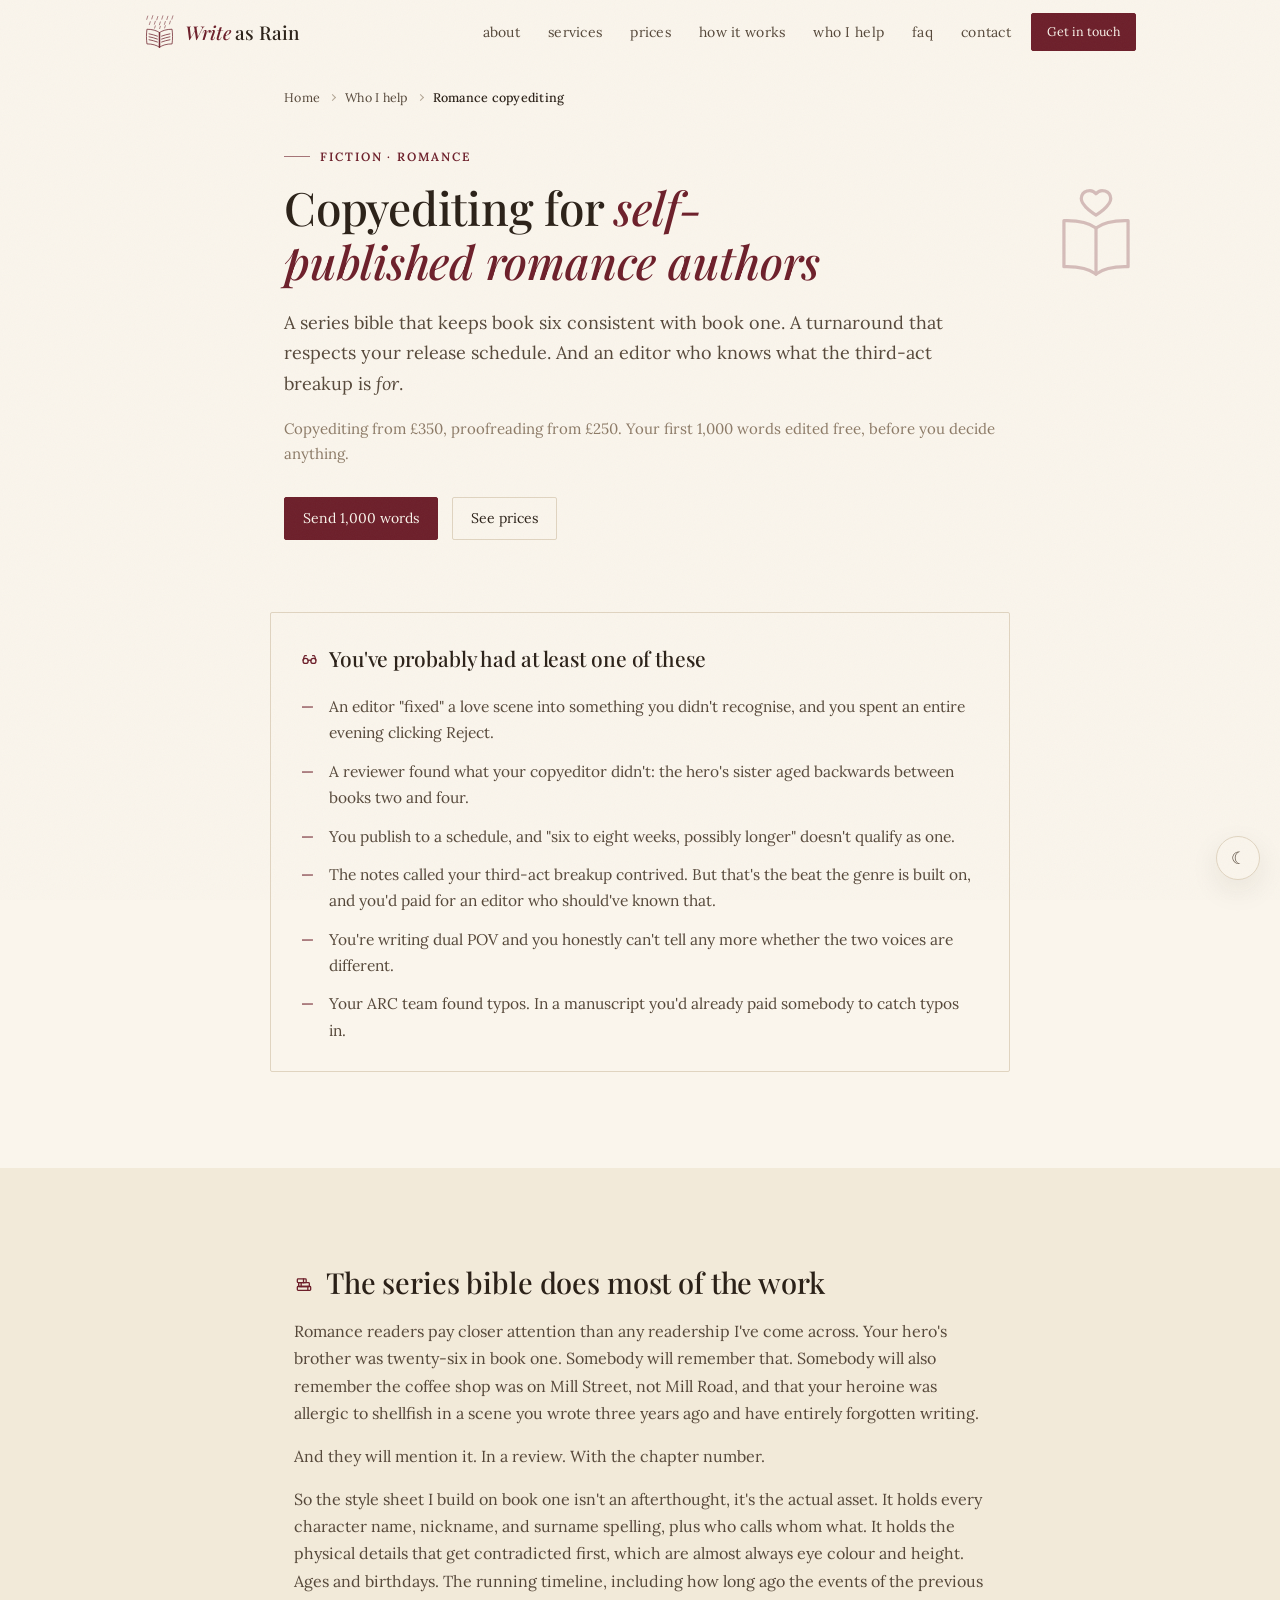
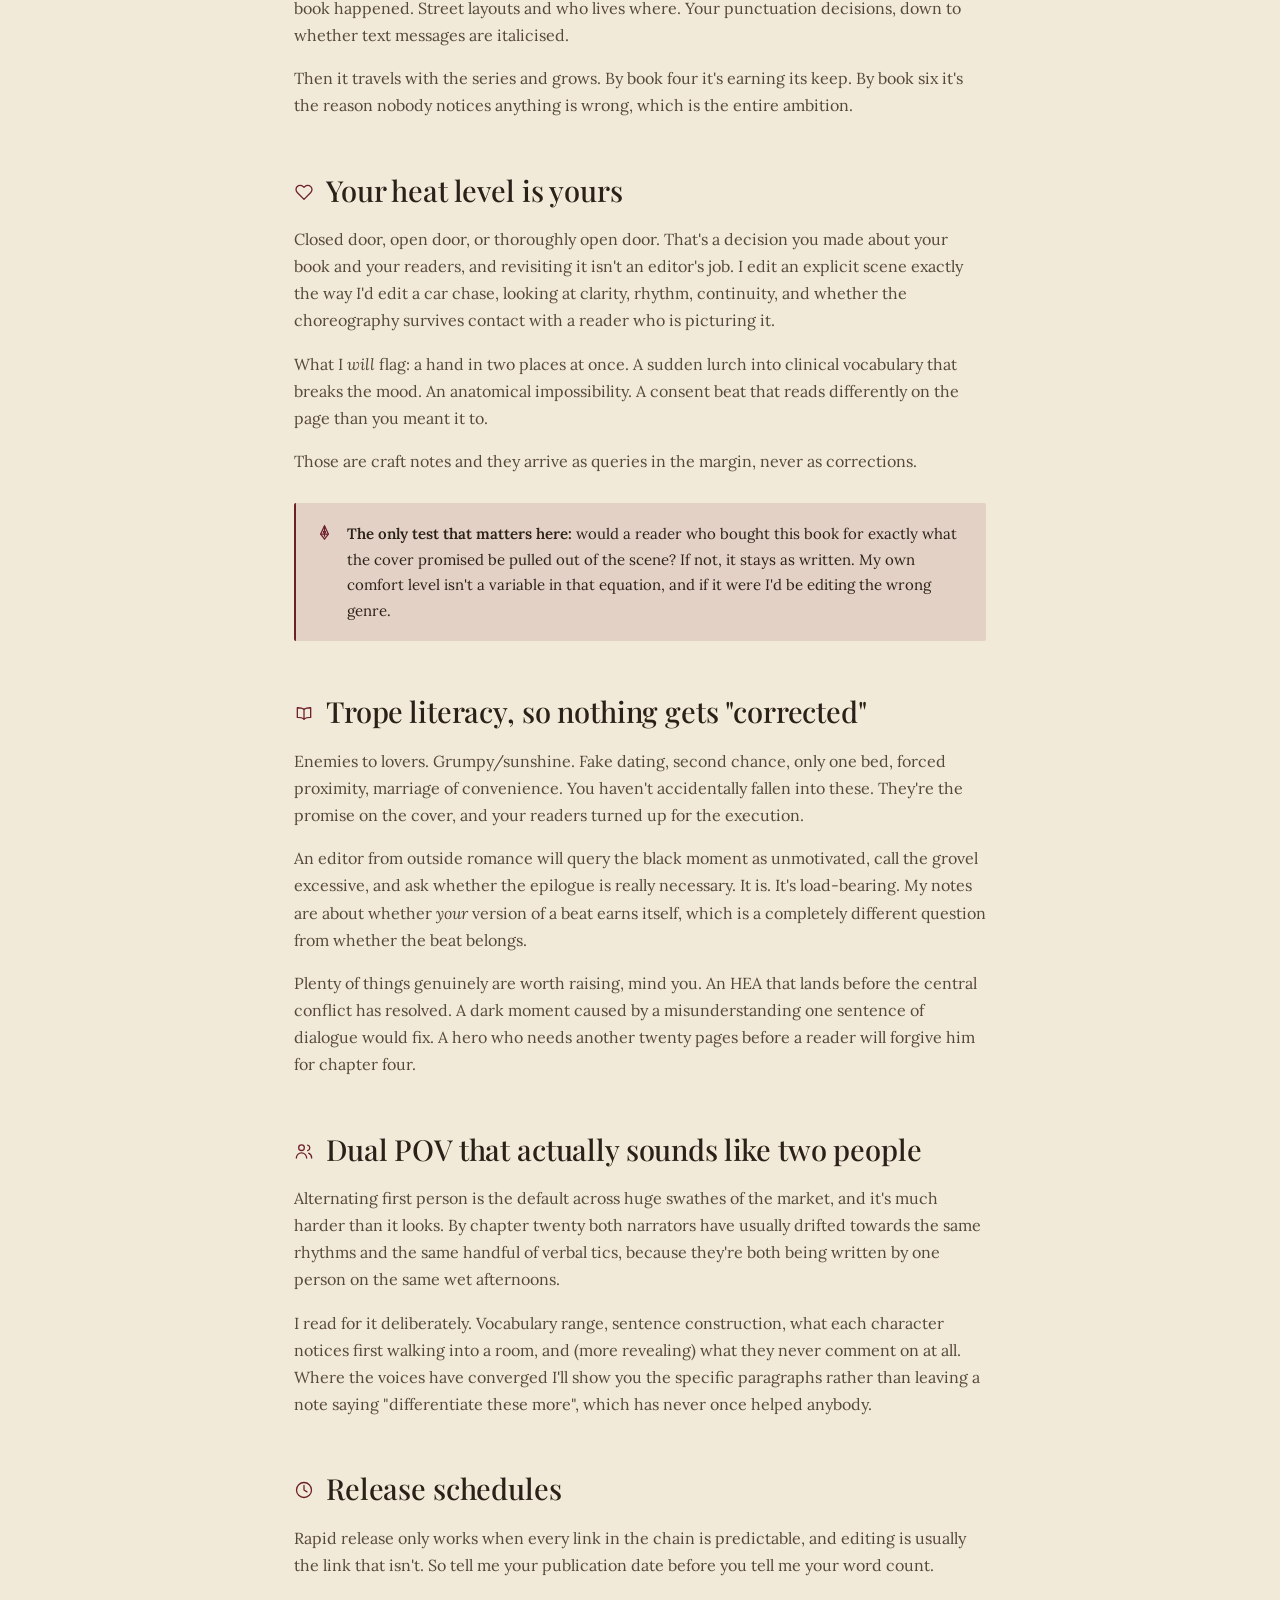
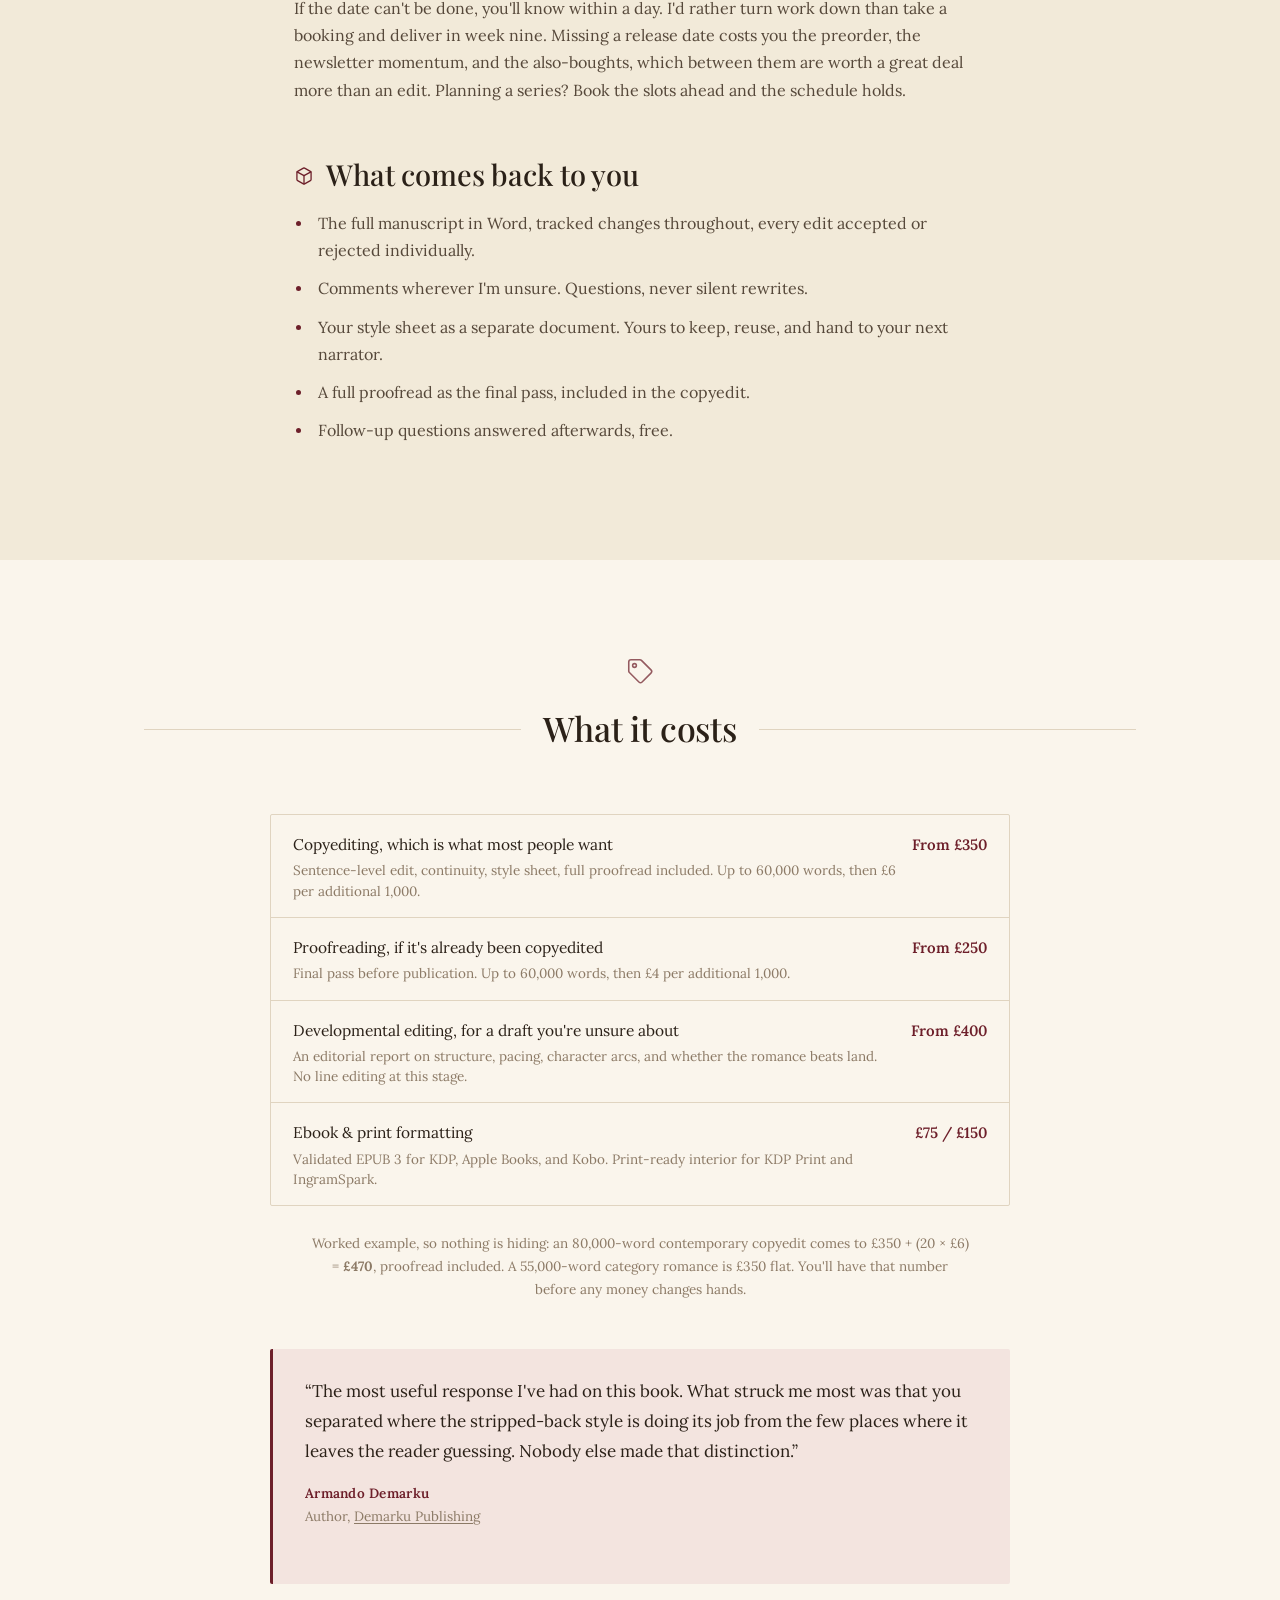
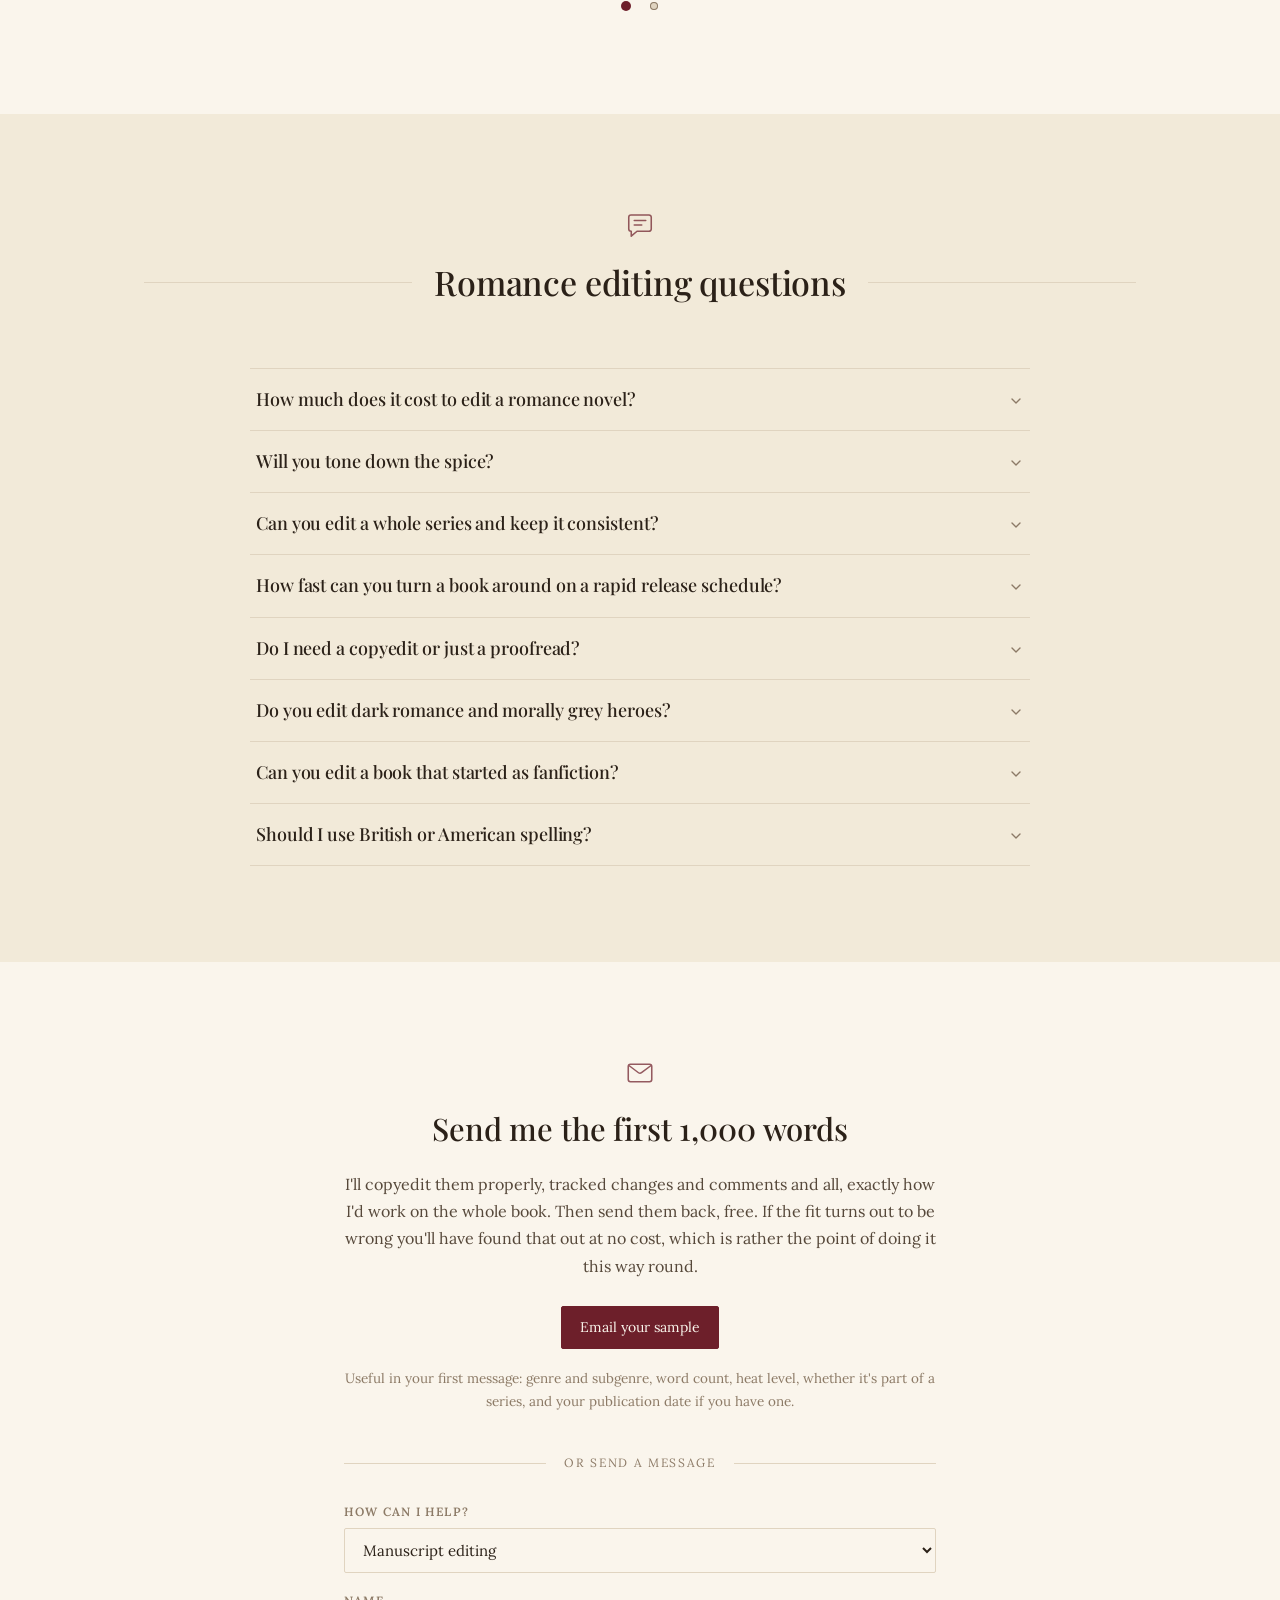
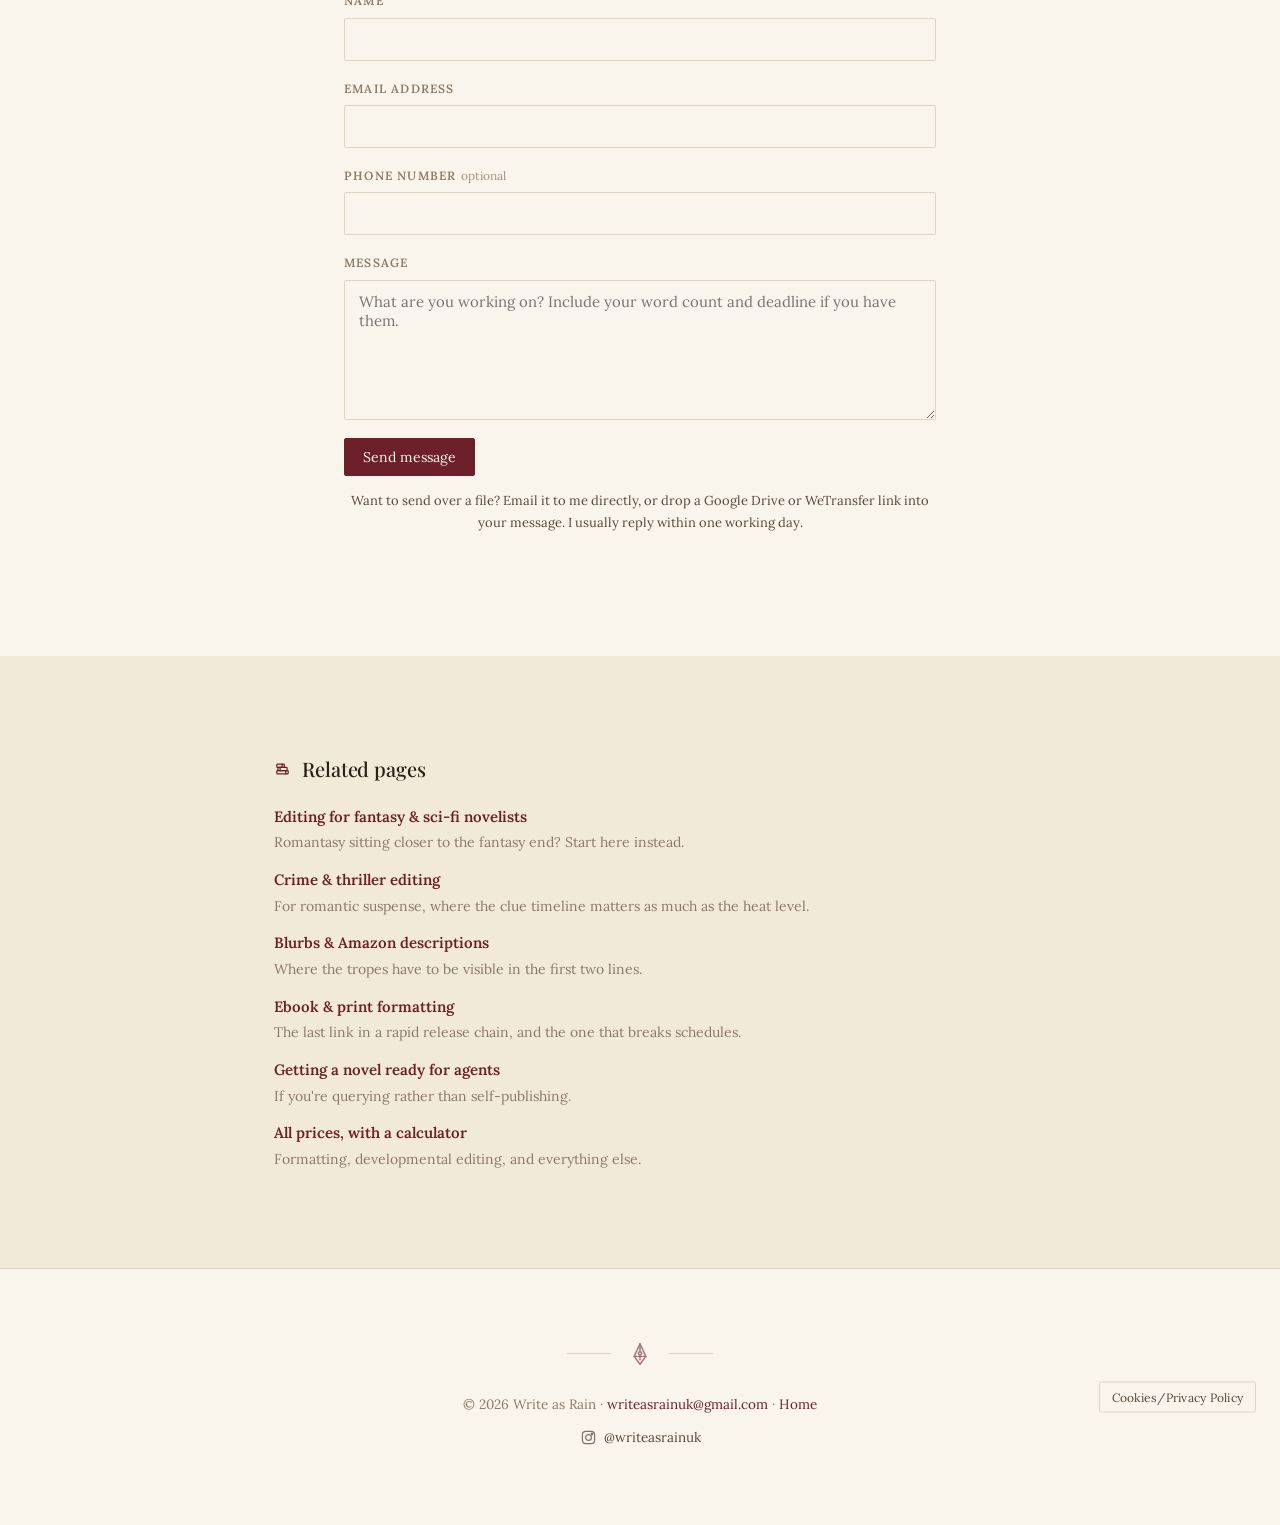
<file: romance-editor.html>
<!DOCTYPE html>
<html lang="en-GB">
<head>
  <meta charset="UTF-8">
  <meta name="viewport" content="width=device-width, initial-scale=1.0">

  <title>Copyeditor for Self-Published Romance Authors | Write as Rain</title>
  <meta name="description" content="Romance copyediting from £350, with a series bible so book six still matches book one. Your heat level stays where you put it. Free sample on 1,000 words.">
  <link rel="canonical" href="https://writeasrain.github.io/romance-editor.html">

  <meta property="og:site_name" content="Write as Rain">
  <meta property="og:title" content="Copyeditor for Self-Published Romance Authors">
  <meta property="og:description" content="A series bible that keeps book six consistent with book one, turnaround that fits a release schedule, and an editor who knows what a third-act breakup is for.">
  <meta property="og:type" content="article">
  <meta property="og:url" content="https://writeasrain.github.io/romance-editor.html">
  <meta property="og:locale" content="en_GB">
  <meta property="og:image" content="https://writeasrain.github.io/og-image.png">
  <meta property="og:image:width" content="1200">
  <meta property="og:image:height" content="630">
  <meta property="og:image:alt" content="Write as Rain - every word deserves a second pair of eyes">
  <meta name="twitter:card" content="summary_large_image">

  <link rel="preconnect" href="https://fonts.googleapis.com">
  <link rel="preconnect" href="https://fonts.gstatic.com" crossorigin>
  <link href="https://fonts.googleapis.com/css2?family=Playfair+Display:ital,wght@0,500;0,600;1,500&family=Lora:ital,wght@0,400;0,500;0,600;1,400&display=swap" rel="stylesheet">
  <link rel="stylesheet" href="styles.css">
  <link rel="icon" href="/favicon.svg" type="image/svg+xml">
  <link rel="icon" href="/favicon.ico" sizes="32x32">
  <link rel="apple-touch-icon" href="/apple-touch-icon.png">

  <script type="application/ld+json">
{
  "@context": "https://schema.org",
  "@type": "BreadcrumbList",
  "itemListElement": [
    { "@type": "ListItem", "position": 1, "name": "Write as Rain", "item": "https://writeasrain.github.io/" },
    { "@type": "ListItem", "position": 2, "name": "Romance copyediting", "item": "https://writeasrain.github.io/romance-editor.html" }
  ]
}
  </script>

  <script type="application/ld+json">
{
  "@context": "https://schema.org",
  "@type": "Service",
  "name": "Copyediting for self-published romance authors",
  "serviceType": "Copyediting",
  "provider": { "@type": "ProfessionalService", "name": "Write as Rain", "@id": "https://writeasrain.github.io/#business" },
  "areaServed": { "@type": "Place", "name": "Worldwide" },
  "audience": { "@type": "Audience", "audienceType": "Self-published romance authors" },
  "description": "Copyediting and proofreading for indie romance novels and series, including a carried-forward series bible, heat-level consistency, and turnaround that fits a rapid release schedule.",
  "offers": { "@type": "Offer", "priceCurrency": "GBP", "price": 350, "priceSpecification": { "@type": "PriceSpecification", "minPrice": 350, "priceCurrency": "GBP" } }
}
  </script>

  <script type="application/ld+json">
{
  "@context": "https://schema.org",
  "@type": "FAQPage",
  "mainEntity": [
    {
      "@type": "Question",
      "name": "How much does it cost to edit a romance novel?",
      "acceptedAnswer": { "@type": "Answer", "text": "Copyediting starts at £350 for up to 60,000 words, then £6 per additional 1,000. In practice that means: 55,000-word category romance, £350. 80,000-word contemporary, £470. 110,000-word romantasy, £650. A full proofread is baked into the copyedit, so that stage isn't billed twice. Proofreading on its own starts at £250." }
    },
    {
      "@type": "Question",
      "name": "Will you tone down the spice?",
      "acceptedAnswer": { "@type": "Answer", "text": "No. Your heat level is an authorial decision and a marketing decision, and it isn't mine to make. I'll flag a body part in two places at once, or a sudden lurch into clinical vocabulary that kills the mood, because those are continuity and register problems. What I won't do is soften your language because it made me uncomfortable. If that were a factor I'd be editing cookbooks." }
    },
    {
      "@type": "Question",
      "name": "Can you edit a whole series and keep it consistent?",
      "acceptedAnswer": { "@type": "Answer", "text": "Yes, and it's the strongest argument for sticking with one editor across a series rather than whoever happens to be cheapest that month. The style sheet from book one carries forward and grows as it goes. That's what catches the brother who somehow gains two years between instalments, the bar that changes street, and the surname whose spelling drifted somewhere around book three and never came back." }
    },
    {
      "@type": "Question",
      "name": "How fast can you turn a book around on a rapid release schedule?",
      "acceptedAnswer": { "@type": "Answer", "text": "Give me the publication date first and the word count second. You'll have a yes or no within a day. If it's a no, you'll get that straight away rather than in week five when it's too late to find anyone else. For a planned series, pencilling slots in months ahead is what actually keeps a schedule intact, and it costs nothing to do." }
    },
    {
      "@type": "Question",
      "name": "Do I need a copyedit or just a proofread?",
      "acceptedAnswer": { "@type": "Answer", "text": "If beta readers are the only people who've seen it, you want a copyedit. Beta readers tell you whether they enjoyed the book. They don't catch tense slips, five chapters opening with the same construction, or a timeline that quietly breaks in chapter twelve. Proofreading assumes a copyedit already happened. Book one for a manuscript that clearly hasn't had it and I'll tell you before taking payment. The free sample usually makes it obvious to both of us within a page." }
    },
    {
      "@type": "Question",
      "name": "Do you edit dark romance and morally grey heroes?",
      "acceptedAnswer": { "@type": "Answer", "text": "Yes, and without editorial commentary on your choices. Dark romance has its own conventions and a readership that knows them intimately. An editor who treats the subgenre as a problem to be managed is the wrong editor for it. Craft questions still get raised, obviously. Whether a consent beat reads on the page the way you intended it to. Whether the grovel is proportionate to what he actually did. But they go in the margin as queries, for you to answer or ignore." }
    },
    {
      "@type": "Question",
      "name": "Can you edit a book that started as fanfiction?",
      "acceptedAnswer": { "@type": "Answer", "text": "Yes. A good many published romances did exactly that, so it's normal work rather than a confession. The usual job is filing off the last of the serial numbers. Shorthand that only lands if you know the source material. Characters who were never physically described, because everybody already knew what they looked like. Pacing built for weekly chapter drops rather than one long sitting. I'll flag anything still reading as residue from the original." }
    },
    {
      "@type": "Question",
      "name": "Should I use British or American spelling?",
      "acceptedAnswer": { "@type": "Answer", "text": "Follow the setting and the market, not your own passport. A romance set in Boston with British spellings and single quotation marks reads as very slightly off to exactly the readers most likely to buy it. Works the other way round too. Whichever we settle on goes on the style sheet and gets applied everywhere, including the bits people forget about. Date formats. Whether punctuation sits inside or outside the quotation marks. Whether it's \"Mr\" or \"Mr.\"" }
    }
  ]
}
  </script>

  <!-- Google tag (gtag.js) -->
  <script async src="https://www.googletagmanager.com/gtag/js?id=G-4W3Q03PS05"></script>
  <script>
    window.dataLayer = window.dataLayer || [];
    function gtag(){dataLayer.push(arguments);}
    gtag('js', new Date());
    gtag('config', 'G-4W3Q03PS05');
  </script>

  <!-- Microsoft Clarity -->
  <script type="text/javascript">
    (function(c,l,a,r,i,t,y){
        c[a]=c[a]||function(){(c[a].q=c[a].q||[]).push(arguments)};
        t=l.createElement(r);t.async=1;t.src="https://www.clarity.ms/tag/"+i;
        y=l.getElementsByTagName(r)[0];y.parentNode.insertBefore(t,y);
    })(window, document, "clarity", "script", "xw679pu73i");
  </script>
</head>
<body>

<a class="skip-link" href="#main">Skip to content</a>

<nav>
  <div class="nav-inner">
    <a href="index.html" class="brand"><svg class="brand-mark" viewBox="0 0 148 164" aria-hidden="true"><use href="#wr-art-book"></use></svg><span class="brand-text"><span class="accent">Write</span> as Rain</span></a>
    <ul class="nav-links" id="nav-links">
      <li><a href="index.html#about">about</a></li>
      <li><a href="index.html#services">services</a></li>
      <li><a href="pricing.html">prices</a></li>
      <li><a href="index.html#process">how it works</a></li>
      <li><a href="index.html#who-i-help">who I help</a></li>
      <li><a href="#faq">faq</a></li>
      <li><a href="#contact">contact</a></li>
    </ul>
    <div class="nav-actions">
      <a href="#contact" class="btn primary">Get in touch</a>
      <button class="menu-toggle" id="menu-toggle" aria-label="Open menu" aria-expanded="false">&#9776;</button>
    </div>
  </div>
</nav>

<div class="container breadcrumb">
  <nav aria-label="Breadcrumb">
    <ol>
      <li><a href="index.html">Home</a></li>
      <li><a href="index.html#who-i-help">Who I help</a></li>
      <li aria-current="page">Romance copyediting</li>
    </ol>
  </nav>
</div>

<main id="main">

<header class="niche-hero">
  <div class="container niche-hero-inner">
    <p class="eyebrow">Fiction &middot; Romance</p>
    <h1>Copyediting for <span class="accent">self-published romance authors</span></h1>
    <p class="lede">A series bible that keeps book six consistent with book one. A turnaround that respects your release schedule. And an editor who knows what the third-act breakup is <em>for</em>.</p>
    <p class="lede-sub">Copyediting from &pound;350, proofreading from &pound;250. Your first 1,000 words edited free, before you decide anything.</p>
    <div class="niche-cta">
      <a href="#contact" class="btn primary">Send 1,000 words</a>
      <a href="#pricing" class="btn">See prices</a>
    </div>
  </div>
  <svg class="ill ill-xl niche-hero-art" viewBox="0 0 24 24" aria-hidden="true"><use href="#wr-heart-book"></use></svg>
</header>

<section>
  <div class="container">
    <div class="pain-list reveal">
      <h2><svg class="ill ill-sm" viewBox="0 0 24 24" aria-hidden="true"><use href="#wr-glasses"></use></svg>You've probably had at least one of these</h2>
      <ul>
        <li>An editor "fixed" a love scene into something you didn't recognise, and you spent an entire evening clicking Reject.</li>
        <li>A reviewer found what your copyeditor didn't: the hero's sister aged backwards between books two and four.</li>
        <li>You publish to a schedule, and "six to eight weeks, possibly longer" doesn't qualify as one.</li>
        <li>The notes called your third-act breakup contrived. But that's the beat the genre is built on, and you'd paid for an editor who should've known that.</li>
        <li>You're writing dual POV and you honestly can't tell any more whether the two voices are different.</li>
        <li>Your ARC team found typos. In a manuscript you'd already paid somebody to catch typos in.</li>
      </ul>
    </div>
  </div>
</section>

<section class="section-alt">
  <div class="container prose reveal">

    <h2><svg class="ill ill-hd" viewBox="0 0 24 24" aria-hidden="true"><use href="#wr-books"></use></svg>The series bible does most of the work</h2>
    <p>Romance readers pay closer attention than any readership I've come across. Your hero's brother was twenty-six in book one. Somebody will remember that. Somebody will also remember the coffee shop was on Mill Street, not Mill Road, and that your heroine was allergic to shellfish in a scene you wrote three years ago and have entirely forgotten writing.</p>
    <p>And they will mention it. In a review. With the chapter number.</p>
    <p>So the style sheet I build on book one isn't an afterthought, it's the actual asset. It holds every character name, nickname, and surname spelling, plus who calls whom what. It holds the physical details that get contradicted first, which are almost always eye colour and height. Ages and birthdays. The running timeline, including how long ago the events of the previous book happened. Street layouts and who lives where. Your punctuation decisions, down to whether text messages are italicised.</p>
    <p>Then it travels with the series and grows. By book four it's earning its keep. By book six it's the reason nobody notices anything is wrong, which is the entire ambition.</p>

    <h2><svg class="ill ill-hd" viewBox="0 0 24 24" aria-hidden="true"><use href="#wr-heart"></use></svg>Your heat level is yours</h2>
    <p>Closed door, open door, or thoroughly open door. That's a decision you made about your book and your readers, and revisiting it isn't an editor's job. I edit an explicit scene exactly the way I'd edit a car chase, looking at clarity, rhythm, continuity, and whether the choreography survives contact with a reader who is picturing it.</p>
    <p>What I <em>will</em> flag: a hand in two places at once. A sudden lurch into clinical vocabulary that breaks the mood. An anatomical impossibility. A consent beat that reads differently on the page than you meant it to.</p>
    <p>Those are craft notes and they arrive as queries in the margin, never as corrections.</p>

    <div class="callout">
      <svg class="ill ill-sm" viewBox="0 0 24 24" aria-hidden="true"><use href="#wr-nib"></use></svg>
      <p><strong>The only test that matters here:</strong> would a reader who bought this book for exactly what the cover promised be pulled out of the scene? If not, it stays as written. My own comfort level isn't a variable in that equation, and if it were I'd be editing the wrong genre.</p>
    </div>

    <h2><svg class="ill ill-hd" viewBox="0 0 24 24" aria-hidden="true"><use href="#wr-book-open"></use></svg>Trope literacy, so nothing gets "corrected"</h2>
    <p>Enemies to lovers. Grumpy/sunshine. Fake dating, second chance, only one bed, forced proximity, marriage of convenience. You haven't accidentally fallen into these. They're the promise on the cover, and your readers turned up for the execution.</p>
    <p>An editor from outside romance will query the black moment as unmotivated, call the grovel excessive, and ask whether the epilogue is really necessary. It is. It's load-bearing. My notes are about whether <em>your</em> version of a beat earns itself, which is a completely different question from whether the beat belongs.</p>
    <p>Plenty of things genuinely are worth raising, mind you. An HEA that lands before the central conflict has resolved. A dark moment caused by a misunderstanding one sentence of dialogue would fix. A hero who needs another twenty pages before a reader will forgive him for chapter four.</p>

    <h2><svg class="ill ill-hd" viewBox="0 0 24 24" aria-hidden="true"><use href="#wr-users"></use></svg>Dual POV that actually sounds like two people</h2>
    <p>Alternating first person is the default across huge swathes of the market, and it's much harder than it looks. By chapter twenty both narrators have usually drifted towards the same rhythms and the same handful of verbal tics, because they're both being written by one person on the same wet afternoons.</p>
    <p>I read for it deliberately. Vocabulary range, sentence construction, what each character notices first walking into a room, and (more revealing) what they never comment on at all. Where the voices have converged I'll show you the specific paragraphs rather than leaving a note saying "differentiate these more", which has never once helped anybody.</p>

    <h2><svg class="ill ill-hd" viewBox="0 0 24 24" aria-hidden="true"><use href="#wr-clock"></use></svg>Release schedules</h2>
    <p>Rapid release only works when every link in the chain is predictable, and editing is usually the link that isn't. So tell me your publication date before you tell me your word count.</p>
    <p>If the date can't be done, you'll know within a day. I'd rather turn work down than take a booking and deliver in week nine. Missing a release date costs you the preorder, the newsletter momentum, and the also-boughts, which between them are worth a great deal more than an edit. Planning a series? Book the slots ahead and the schedule holds.</p>

    <h2><svg class="ill ill-hd" viewBox="0 0 24 24" aria-hidden="true"><use href="#wr-package"></use></svg>What comes back to you</h2>
    <ul>
      <li>The full manuscript in Word, tracked changes throughout, every edit accepted or rejected individually.</li>
      <li>Comments wherever I'm unsure. Questions, never silent rewrites.</li>
      <li>Your style sheet as a separate document. Yours to keep, reuse, and hand to your next narrator.</li>
      <li>A full proofread as the final pass, included in the copyedit.</li>
      <li>Follow-up questions answered afterwards, free.</li>
    </ul>

  </div>
</section>

<section id="pricing">
  <div class="container">
    <div class="section-mark reveal"><svg class="ill ill-mark" viewBox="0 0 24 24" aria-hidden="true"><use href="#wr-tag"></use></svg></div>
    <div class="section-title reveal"><h2>What it costs</h2></div>
    <div class="price-panel stagger">
      <div class="price-row">
        <span class="price-what">Copyediting, which is what most people want<small>Sentence-level edit, continuity, style sheet, full proofread included. Up to 60,000 words, then &pound;6 per additional 1,000.</small></span>
        <span class="price-how-much">From &pound;350</span>
      </div>
      <div class="price-row">
        <span class="price-what">Proofreading, if it's already been copyedited<small>Final pass before publication. Up to 60,000 words, then &pound;4 per additional 1,000.</small></span>
        <span class="price-how-much">From &pound;250</span>
      </div>
      <div class="price-row">
        <span class="price-what">Developmental editing, for a draft you're unsure about<small>An editorial report on structure, pacing, character arcs, and whether the romance beats land. No line editing at this stage.</small></span>
        <span class="price-how-much">From &pound;400</span>
      </div>
      <div class="price-row">
        <span class="price-what">Ebook &amp; print formatting<small>Validated EPUB 3 for KDP, Apple Books, and Kobo. Print-ready interior for KDP Print and IngramSpark.</small></span>
        <span class="price-how-much">&pound;75 / &pound;150</span>
      </div>
    </div>
    <p class="services-order reveal">Worked example, so nothing is hiding: an 80,000-word contemporary copyedit comes to &pound;350 + (20 &times; &pound;6) = <strong>&pound;470</strong>, proofread included. A 55,000-word category romance is &pound;350 flat. You'll have that number before any money changes hands.</p>
    <!-- testimonial: demarku-style, demarku-dialogue -->
    <div class="testimonials reveal" role="region" aria-roledescription="carousel" aria-label="What clients say">
      <div class="testimonial-track" tabindex="0">
        <div class="testimonial-slide" id="demarku-style-1" role="group" aria-roledescription="slide" aria-label="1 of 2">
          <figure class="testimonial">
            <blockquote>
              <p>The most useful response I've had on this book. What struck me most was that you separated where the stripped-back style is doing its job from the few places where it leaves the reader guessing. Nobody else made that distinction.</p>
            </blockquote>
            <figcaption>
              <span class="testimonial-name">Armando Demarku</span>
              <span class="testimonial-role">Author, <a href="https://www.demarkupublishing.com/" rel="noopener">Demarku Publishing</a></span>
            </figcaption>
          </figure>
        </div>
        <div class="testimonial-slide" id="demarku-dialogue-2" role="group" aria-roledescription="slide" aria-label="2 of 2">
          <figure class="testimonial">
            <blockquote>
              <p>I wanted to tell you how much I value your editorial judgement. I've received feedback on the same chapter from several editors, and yours has been the most useful. Others asked for more dialogue tags in general terms; you pointed to the exact places where a reader loses track of who is speaking.</p>
            </blockquote>
            <figcaption>
              <span class="testimonial-name">Armando Demarku</span>
              <span class="testimonial-role">Author, <a href="https://www.demarkupublishing.com/" rel="noopener">Demarku Publishing</a></span>
            </figcaption>
          </figure>
        </div>
      </div>
      <div class="testimonial-dots">
        <button type="button" class="testimonial-dot" aria-controls="demarku-style-1" aria-label="Show testimonial 1 of 2" aria-current="true"></button>
        <button type="button" class="testimonial-dot" aria-controls="demarku-dialogue-2" aria-label="Show testimonial 2 of 2"></button>
      </div>
    </div>
    <!-- /testimonial -->
  </div>
</section>

<section id="faq" class="section-alt">
  <div class="container">
    <div class="section-mark reveal"><svg class="ill ill-mark" viewBox="0 0 24 24" aria-hidden="true"><use href="#wr-speech"></use></svg></div>
    <div class="section-title reveal"><h2>Romance editing questions</h2></div>
    <div class="faq-list stagger">

      <details class="faq-item">
        <summary><h3 class="faq-q">How much does it cost to edit a romance novel?</h3><svg class="faq-chev" viewBox="0 0 24 24" fill="none" stroke="currentColor" stroke-width="2" stroke-linecap="round" stroke-linejoin="round" aria-hidden="true"><polyline points="6 9 12 15 18 9"></polyline></svg></summary>
        <div class="faq-a">
          <p>Copyediting starts at <strong>&pound;350</strong> for up to 60,000 words, then &pound;6 per additional 1,000. In practice that means:</p>
          <ul>
            <li>55,000-word category romance, &pound;350</li>
            <li>80,000-word contemporary, &pound;470</li>
            <li>110,000-word romantasy, &pound;650</li>
          </ul>
          <p>A full proofread is baked into the copyedit, so that stage isn't billed twice. Proofreading on its own starts at &pound;250.</p>
        </div>
      </details>

      <details class="faq-item">
        <summary><h3 class="faq-q">Will you tone down the spice?</h3><svg class="faq-chev" viewBox="0 0 24 24" fill="none" stroke="currentColor" stroke-width="2" stroke-linecap="round" stroke-linejoin="round" aria-hidden="true"><polyline points="6 9 12 15 18 9"></polyline></svg></summary>
        <div class="faq-a">
          <p>No. Your heat level is an authorial decision <em>and</em> a marketing decision, and it isn't mine to make.</p>
          <p>I'll flag a body part in two places at once, or a sudden lurch into clinical vocabulary that kills the mood, because those are continuity and register problems. What I won't do is soften your language because it made me uncomfortable. If that were a factor I'd be editing cookbooks.</p>
        </div>
      </details>

      <details class="faq-item">
        <summary><h3 class="faq-q">Can you edit a whole series and keep it consistent?</h3><svg class="faq-chev" viewBox="0 0 24 24" fill="none" stroke="currentColor" stroke-width="2" stroke-linecap="round" stroke-linejoin="round" aria-hidden="true"><polyline points="6 9 12 15 18 9"></polyline></svg></summary>
        <div class="faq-a">
          <p>Yes, and it's the strongest argument for sticking with one editor across a series rather than whoever happens to be cheapest that month.</p>
          <p>The style sheet from book one carries forward and grows as it goes. That's what catches the brother who somehow gains two years between instalments, the bar that changes street, and the surname whose spelling drifted somewhere around book three and never came back.</p>
        </div>
      </details>

      <details class="faq-item">
        <summary><h3 class="faq-q">How fast can you turn a book around on a rapid release schedule?</h3><svg class="faq-chev" viewBox="0 0 24 24" fill="none" stroke="currentColor" stroke-width="2" stroke-linecap="round" stroke-linejoin="round" aria-hidden="true"><polyline points="6 9 12 15 18 9"></polyline></svg></summary>
        <div class="faq-a">
          <p>Give me the publication date first and the word count second. You'll have a yes or no within a day.</p>
          <p>If it's a no, you'll get that straight away rather than in week five when it's too late to find anyone else. For a planned series, pencilling slots in months ahead is what actually keeps a schedule intact, and it costs nothing to do.</p>
        </div>
      </details>

      <details class="faq-item">
        <summary><h3 class="faq-q">Do I need a copyedit or just a proofread?</h3><svg class="faq-chev" viewBox="0 0 24 24" fill="none" stroke="currentColor" stroke-width="2" stroke-linecap="round" stroke-linejoin="round" aria-hidden="true"><polyline points="6 9 12 15 18 9"></polyline></svg></summary>
        <div class="faq-a">
          <p>If beta readers are the only people who've seen it, you want a copyedit. Beta readers tell you whether they enjoyed the book. They don't catch tense slips, five chapters opening with the same construction, or a timeline that quietly breaks in chapter twelve.</p>
          <p>Proofreading assumes a copyedit already happened. Book one for a manuscript that clearly hasn't had it and I'll tell you before taking payment. The free sample usually makes it obvious to both of us within a page.</p>
        </div>
      </details>

      <details class="faq-item">
        <summary><h3 class="faq-q">Do you edit dark romance and morally grey heroes?</h3><svg class="faq-chev" viewBox="0 0 24 24" fill="none" stroke="currentColor" stroke-width="2" stroke-linecap="round" stroke-linejoin="round" aria-hidden="true"><polyline points="6 9 12 15 18 9"></polyline></svg></summary>
        <div class="faq-a">
          <p>Yes, and without editorial commentary on your choices. Dark romance has its own conventions and a readership that knows them intimately. An editor who treats the subgenre as a problem to be managed is the wrong editor for it.</p>
          <p>Craft questions still get raised, obviously. Whether a consent beat reads on the page the way you intended it to. Whether the grovel is proportionate to what he actually did. But they go in the margin as queries, for you to answer or ignore.</p>
        </div>
      </details>

      <details class="faq-item">
        <summary><h3 class="faq-q">Can you edit a book that started as fanfiction?</h3><svg class="faq-chev" viewBox="0 0 24 24" fill="none" stroke="currentColor" stroke-width="2" stroke-linecap="round" stroke-linejoin="round" aria-hidden="true"><polyline points="6 9 12 15 18 9"></polyline></svg></summary>
        <div class="faq-a">
          <p>Yes. A good many published romances did exactly that, so it's normal work rather than a confession.</p>
          <p>The usual job is filing off the last of the serial numbers. Shorthand that only lands if you know the source material. Characters who were never physically described, because everybody already knew what they looked like. Pacing built for weekly chapter drops rather than one long sitting. I'll flag anything still reading as residue from the original.</p>
        </div>
      </details>

      <details class="faq-item">
        <summary><h3 class="faq-q">Should I use British or American spelling?</h3><svg class="faq-chev" viewBox="0 0 24 24" fill="none" stroke="currentColor" stroke-width="2" stroke-linecap="round" stroke-linejoin="round" aria-hidden="true"><polyline points="6 9 12 15 18 9"></polyline></svg></summary>
        <div class="faq-a">
          <p>Follow the setting and the market, not your own passport. A romance set in Boston with British spellings and single quotation marks reads as very slightly off to exactly the readers most likely to buy it. Works the other way round too.</p>
          <p>Whichever we settle on goes on the style sheet and gets applied everywhere, including the bits people forget about. Date formats. Whether punctuation sits inside or outside the quotation marks. Whether it's "Mr" or "Mr."</p>
        </div>
      </details>

    </div>
  </div>
</section>

<section id="contact">
  <div class="container cta-band reveal">
    <div class="section-mark"><svg class="ill ill-mark" viewBox="0 0 24 24" aria-hidden="true"><use href="#wr-envelope"></use></svg></div>
    <h2>Send me the first 1,000 words</h2>
    <p>I'll copyedit them properly, tracked changes and comments and all, exactly how I'd work on the whole book. Then send them back, free. If the fit turns out to be wrong you'll have found that out at no cost, which is rather the point of doing it this way round.</p>
    <div class="contact-buttons">
      <a href="mailto:writeasrainuk@gmail.com?subject=Romance%20manuscript%20-%20free%20sample%20edit" class="btn primary">Email your sample</a>
    </div>
    <p class="small">Useful in your first message: genre and subgenre, word count, heat level, whether it's part of a series, and your publication date if you have one.</p>

    <div class="contact-divider">Or send a message</div>

    <form class="contact-form" action="https://formspree.io/f/xwvgjkpb" method="POST">
      <input type="hidden" name="_subject" value="Website enquiry &ndash; Romance editing">
      <input type="hidden" name="_next" value="https://writeasrain.github.io/thanks.html">
      <div class="form-gotcha" aria-hidden="true">
        <label for="cf-company">Company</label>
        <input type="text" id="cf-company" name="_gotcha" tabindex="-1" autocomplete="off">
      </div>
      <div class="form-field">
        <label for="cf-service">How can I help?</label>
        <select id="cf-service" name="service" required>
          <option value="" disabled>Please choose an option</option>
          <option value="Manuscript editing" selected>Manuscript editing</option>
          <option value="Book ghostwriting">Ghostwriting a book</option>
          <option value="Blurb or book description">Blurb or Amazon description</option>
          <option value="Formatting">Ebook or print formatting</option>
          <option value="Academic">Academic editing or dissertation coaching</option>
          <option value="Applications">Personal statement, CV, or LinkedIn</option>
          <option value="Business writing">Grant, bid, or ghostwriting</option>
          <option value="Documents">A document to write or tidy up</option>
          <option value="Speech">A speech</option>
          <option value="Something else">Something else</option>
        </select>
      </div>
      <div class="form-field">
        <label for="cf-name">Name</label>
        <input type="text" id="cf-name" name="name" required autocomplete="name">
      </div>
      <div class="form-field">
        <label for="cf-email">Email address</label>
        <input type="email" id="cf-email" name="_replyto" required autocomplete="email">
      </div>
      <div class="form-field">
        <label for="cf-phone">Phone number <span class="label-optional">optional</span></label>
        <input type="tel" id="cf-phone" name="phone" autocomplete="tel">
      </div>
      <div class="form-field">
        <label for="cf-message">Message</label>
        <textarea id="cf-message" name="message" required placeholder="What are you working on? Include your word count and deadline if you have them."></textarea>
      </div>
      <button type="submit" class="btn primary">Send message</button>
      <p class="form-status" role="status" aria-live="polite"></p>
      <p class="form-note">Want to send over a file? Email it to me directly, or drop a Google Drive or WeTransfer link into your message. I usually reply within one working day.</p>
    </form>
  </div>
</section>

<section class="section-alt">
  <div class="container related reveal">
    <h2><svg class="ill ill-sm" viewBox="0 0 24 24" aria-hidden="true"><use href="#wr-books"></use></svg>Related pages</h2>
    <ul>
      <li><a href="fantasy-scifi-editor.html">Editing for fantasy &amp; sci-fi novelists</a><span>Romantasy sitting closer to the fantasy end? Start here instead.</span></li>
      <li><a href="crime-thriller-editor.html">Crime &amp; thriller editing</a><span>For romantic suspense, where the clue timeline matters as much as the heat level.</span></li>
      <li><a href="book-blurb-writing.html">Blurbs &amp; Amazon descriptions</a><span>Where the tropes have to be visible in the first two lines.</span></li>
      <li><a href="ebook-formatting-kdp.html">Ebook &amp; print formatting</a><span>The last link in a rapid release chain, and the one that breaks schedules.</span></li>
      <li><a href="agent-submission-help.html">Getting a novel ready for agents</a><span>If you're querying rather than self-publishing.</span></li>
      <li><a href="pricing.html">All prices, with a calculator</a><span>Formatting, developmental editing, and everything else.</span></li>
    </ul>
  </div>
</section>

</main>

<footer>
  <div class="container">
    <div class="footer-mark"><svg class="ill ill-md" viewBox="0 0 24 24" aria-hidden="true"><use href="#wr-nib"></use></svg></div>
    <p>&copy; 2026 Write as Rain &middot; <a href="mailto:writeasrainuk@gmail.com">writeasrainuk@gmail.com</a> &middot; <a href="index.html">Home</a></p>
    <p class="footer-social"><a href="https://www.instagram.com/writeasrainuk" rel="me noopener" target="_blank"><svg class="ill ill-sm" viewBox="0 0 24 24" aria-hidden="true"><use href="#wr-instagram"></use></svg>@writeasrainuk</a></p>
  </div>
  <button type="button" class="privacy-btn" id="privacyBtn" aria-expanded="false" aria-controls="privacyPopup">Cookies/Privacy Policy</button>
</footer>

<div class="privacy-popup" id="privacyPopup" role="dialog" aria-modal="false" aria-labelledby="privacyPopupTitle" aria-hidden="true">
  <div class="privacy-popup-header">
    <h2 class="privacy-popup-title" id="privacyPopupTitle">Cookies/Privacy Policy</h2>
    <button type="button" class="privacy-popup-close" id="privacyPopupClose" aria-label="Close privacy policy">
      <svg viewBox="0 0 24 24" fill="none" stroke="currentColor" stroke-width="2" stroke-linecap="round" stroke-linejoin="round"><line x1="18" y1="6" x2="6" y2="18"></line><line x1="6" y1="6" x2="18" y2="18"></line></svg>
    </button>
  </div>
  <div class="privacy-popup-body">
    I don't store any of your data at all unless you choose to contact me, in which case your information will only be used for contact relevant to your enquiry. You will not be subscribed to any newsletters and your details will never be shared with any third parties.<br><br>
	This website is hosted by GitHub and uses a FormSpree.io embed for the contact form &ndash; please refer to their individual policies on usage of personal data.
  </div>
</div>

<button type="button" class="theme-toggle" id="theme-toggle" aria-label="Toggle dark mode" title="Toggle dark mode">&#9790;</button>

<script src="site.js"></script>

</body>
</html>
</file>
<file: styles.css>
/* ==========================================================================
   Write as Rain — shared stylesheet
   Used by index.html and every niche landing page.
   ========================================================================== */

:root {
  --bg: #faf5ec;
  --bg-alt: #f2ead9;
  --ink: #2b2118;
  --ink-soft: #56483a;
  --ink-faint: #8c7a66;
  --accent: #6d1f2a;
  --accent-soft: rgba(109, 31, 42, 0.12);
  --rule: #e0d4c0;
  --shadow-soft: 0 10px 30px rgba(43, 33, 24, 0.08);
  --quote-bg: #f3e4df;
}

/* Dark tones stay brown, but held around hue 28° at roughly half the
   saturation of the light theme's warmth — bark and cold tea, not cocoa. */
[data-theme="dark"] {
  --bg: #1a1613;
  --bg-alt: #221d19;
  --ink: #eee7de;
  --ink-soft: #c9bcb0;
  --ink-faint: #97897c;
  --accent: #e08d92;
  --accent-soft: rgba(224, 141, 146, 0.16);
  --rule: #372f28;
  --shadow-soft: 0 10px 30px rgba(0, 0, 0, 0.35);
  --quote-bg: #2c2120;
}

* { margin: 0; padding: 0; box-sizing: border-box; }

html { scroll-behavior: smooth; }

/* Anchored sections must clear the fixed nav */
[id] { scroll-margin-top: 88px; }

body {
  font-family: 'Lora', Georgia, serif;
  background: var(--bg);
  color: var(--ink);
  line-height: 1.7;
  font-size: 16px;
  transition: background 0.3s ease, color 0.3s ease;
}

/* Fine paper grain over the whole page. Non-interactive, barely visible,
   but it stops the flat colour looking like a default stylesheet. */
body::after {
  content: '';
  position: fixed;
  inset: 0;
  z-index: 9998;
  pointer-events: none;
  opacity: 0.035;
  background-image: url("data:image/svg+xml,%3Csvg xmlns='http://www.w3.org/2000/svg' width='160' height='160'%3E%3Cfilter id='n'%3E%3CfeTurbulence type='fractalNoise' baseFrequency='0.85' numOctaves='3' stitchTiles='stitch'/%3E%3C/filter%3E%3Crect width='160' height='160' filter='url(%23n)'/%3E%3C/svg%3E");
}
[data-theme="dark"] body::after,
body[data-grain-dark]::after { opacity: 0.055; }

/* Reading progress, hairline, top of viewport */
.scroll-progress {
  position: fixed;
  top: 0; left: 0;
  height: 2px;
  width: 100%;
  z-index: 120;
  background: var(--accent);
  transform: scaleX(0);
  transform-origin: 0 50%;
  opacity: 0.85;
  will-change: transform;
}

h1, h2, h3, h4, .brand, .service-name {
  font-family: 'Playfair Display', Georgia, serif;
  font-weight: 500;
  letter-spacing: -0.005em;
}

a { color: var(--accent); text-decoration: none; }
a:hover { text-decoration: underline; }

.container { max-width: 1040px; margin: 0 auto; padding: 0 24px; }

.skip-link {
  position: absolute;
  left: -9999px;
  top: 0;
  z-index: 200;
  background: var(--bg);
  color: var(--accent);
  border: 1px solid var(--accent);
  padding: 10px 16px;
  border-radius: 2px;
  font-size: 14px;
}
.skip-link:focus { left: 12px; top: 12px; }

/* === NAV === */
/* Scoped to the top-level nav on purpose: niche pages also contain a
   <nav aria-label="Breadcrumb">, which must not be pinned to the viewport. */
body > nav {
  position: fixed;
  top: 0; left: 0; right: 0;
  z-index: 100;
  background: color-mix(in srgb, var(--bg) 88%, transparent);
  backdrop-filter: blur(8px);
  border-bottom: 1px solid transparent;
  transition: border-color 0.35s ease, box-shadow 0.35s ease, background 0.35s ease;
}

body > nav.scrolled {
  border-bottom-color: var(--rule);
  box-shadow: 0 6px 24px -18px rgba(43, 33, 24, 0.7);
  background: color-mix(in srgb, var(--bg) 94%, transparent);
}

.nav-inner {
  max-width: 1040px;
  margin: 0 auto;
  padding: 0 24px;
  height: 64px;
  display: flex;
  align-items: center;
  gap: 20px;
}

.brand {
  display: inline-flex;
  align-items: center;
  gap: 10px;
  font-size: 19px;
  color: var(--ink);
}
.brand:hover { text-decoration: none; }
.brand .accent { color: var(--accent); font-style: italic; }

/* The hero drawing again, shrunk to sit beside the wordmark.

   Stroke is in viewBox units, so the same symbol needs a much bigger number
   here than in the hero — 1.6 at this size renders at a third of a pixel and
   the book vanishes. But it wants to land *lighter* than the .ill icons, which
   sit around 1.2–1.6px: this drawing packs fourteen rain strokes and six page
   lines into the same space those spend on three or four, so what reads as too
   heavy is the density, not the weight. 3.6 renders at about 0.75px, which
   keeps the page lines separate and matches the hairlines of the wordmark. */
.brand-mark {
  flex-shrink: 0;
  width: 31px;
  height: auto;
  aspect-ratio: 148 / 164;
  color: var(--accent);
  fill: none;
  stroke: currentColor;
  stroke-width: 3.6;
  stroke-linecap: round;
  stroke-linejoin: round;
}

.nav-links {
  list-style: none;
  display: flex;
  gap: 28px;
  margin-left: auto;
}

.nav-links a {
  position: relative;
  color: var(--ink-soft);
  font-size: 14px;
  letter-spacing: 0.02em;
  transition: color 0.25s ease;
}
.nav-links a::after {
  content: '';
  position: absolute;
  left: 0; right: 0; bottom: -5px;
  height: 1px;
  background: currentColor;
  transform: scaleX(0);
  transform-origin: 100% 50%;
  transition: transform 0.32s cubic-bezier(0.65, 0, 0.35, 1);
}
.nav-links a:hover { color: var(--accent); text-decoration: none; }
.nav-links a:hover::after { transform: scaleX(1); transform-origin: 0 50%; }

.nav-actions { display: flex; align-items: center; gap: 12px; }

.nav-actions .btn { font-size: 12.5px; padding: 7px 15px; }

/* Secondary buttons fill with ink from the bottom up on hover. */
.btn {
  display: inline-block;
  font-family: 'Lora', Georgia, serif;
  font-size: 14px;
  padding: 9px 18px;
  border: 1px solid var(--rule);
  border-radius: 2px;
  color: var(--ink);
  cursor: pointer;
  background-color: transparent;
  background-image: linear-gradient(var(--accent), var(--accent));
  background-repeat: no-repeat;
  background-position: 50% 100%;
  background-size: 100% 0%;
  transition: background-size 0.36s cubic-bezier(0.65, 0, 0.35, 1),
              color 0.28s ease, border-color 0.28s ease, transform 0.2s ease;
}
.btn:hover {
  border-color: var(--accent);
  color: var(--bg);
  background-size: 100% 100%;
  text-decoration: none;
}
.btn:active { transform: translateY(1px); }
.btn:focus-visible { outline: 2px solid var(--accent); outline-offset: 3px; }

.btn.primary {
  background-image: none;
  background-color: var(--accent);
  border-color: var(--accent);
  color: var(--bg);
}
.btn.primary:hover {
  color: var(--bg);
  transform: translateY(-2px);
  box-shadow: 0 8px 20px -10px var(--accent);
}
.btn.primary:active { transform: translateY(0); }

.theme-toggle {
  position: fixed;
  bottom: 20px;
  right: 20px;
  width: 44px;
  height: 44px;
  border-radius: 50%;
  border: 1px solid var(--rule);
  background: var(--bg);
  color: var(--ink-soft);
  font-family: inherit;
  font-size: 17px;
  line-height: 1;
  cursor: pointer;
  display: flex;
  align-items: center;
  justify-content: center;
  padding: 0;
  box-shadow: var(--shadow-soft);
  transition: background 0.25s ease, color 0.25s ease, border-color 0.25s ease, transform 0.25s ease;
  z-index: 95;
}

.theme-toggle:hover {
  background: var(--accent);
  border-color: var(--accent);
  color: var(--bg);
  transform: translateY(-2px);
}

.theme-toggle:focus-visible {
  outline: 2px solid var(--accent);
  outline-offset: 3px;
}

.theme-toggle:active { transform: translateY(0); }

@media (max-width: 600px) {
  .theme-toggle { bottom: 16px; right: 16px; width: 40px; height: 40px; font-size: 16px; }
}

.menu-toggle {
  display: none;
  background: none;
  border: none;
  cursor: pointer;
  font-size: 22px;
  color: var(--ink);
}

@media (max-width: 900px) {
  .nav-links {
    display: none;
    position: absolute;
    top: 64px; left: 0; right: 0;
    background: var(--bg);
    border-bottom: 1px solid var(--rule);
    flex-direction: column;
    gap: 0;
    padding: 8px 0;
  }
  .nav-links.open { display: flex; }
  .nav-links li { padding: 10px 24px; }
  .menu-toggle { display: block; margin-left: auto; }
  .nav-actions .btn { display: none; }
  .nav-actions { margin-left: 0; }
  .nav-links { margin-left: 0; }
}

/* === HERO (home) === */
.hero {
  min-height: 88vh;
  display: flex;
  align-items: center;
  padding-top: 64px;
}

.hero-inner { max-width: 760px; }

.hero h1 {
  font-size: clamp(38px, 6vw, 60px);
  line-height: 1.12;
  margin-bottom: 22px;
  text-wrap: balance;
  opacity: 0;
  animation: fadeUp 1s cubic-bezier(0.22, 1, 0.36, 1) 0.15s forwards;
}

.hero h1 .accent { position: relative; color: var(--accent); font-style: italic; }

/* Hand-drawn-ish rule that sweeps in under the accented phrase */
.hero h1 .accent::after {
  content: '';
  position: absolute;
  left: 0; right: 0.06em; bottom: 0.04em;
  height: 2px;
  background: var(--accent);
  opacity: 0.32;
  border-radius: 2px;
  transform: scaleX(0);
  transform-origin: 0 50%;
  animation: drawRule 0.85s cubic-bezier(0.65, 0, 0.35, 1) 1.05s forwards;
}

@keyframes drawRule {
  from { transform: scaleX(0); }
  to   { transform: scaleX(1); }
}

.hero .tagline {
  font-size: 19px;
  color: var(--ink-soft);
  opacity: 0;
  animation: fadeUp 0.9s ease 0.45s forwards;
}

.hero .tagline.sub {
  font-size: 15px;
  color: var(--ink-faint);
  margin-top: 12px;
  animation-delay: 0.6s;
}

.hero-cta {
  margin-top: 34px;
  display: flex;
  gap: 14px;
  flex-wrap: wrap;
  opacity: 0;
  animation: fadeUp 0.9s ease 0.75s forwards;
}

@keyframes fadeUp {
  from { opacity: 0; transform: translateY(16px); }
  to { opacity: 1; transform: translateY(0); }
}

/* === SECTIONS === */
section { padding: 96px 0; }
.section-alt { background: var(--bg-alt); transition: background 0.3s ease; }

.section-title {
  display: flex;
  align-items: center;
  gap: 22px;
  margin-bottom: 56px;
}
/* The flanking rules draw outward from the heading once it scrolls into view */
.section-title::before,
.section-title::after {
  content: '';
  flex: 1;
  height: 1px;
  background: var(--rule);
  min-width: 12px;
  transform: scaleX(0);
  transition: transform 0.9s cubic-bezier(0.22, 1, 0.36, 1) 0.15s;
}
.section-title::before { transform-origin: 100% 50%; }
.section-title::after  { transform-origin: 0 50%; }
.section-title.visible::before,
.section-title.visible::after { transform: scaleX(1); }

.section-title h2 {
  font-size: clamp(24px, 3.4vw, 34px);
  text-align: center;
  text-wrap: balance;
}

/* Three gaps, one per job the heading is actually doing.

   The 56px above is sized for what usually follows it: the FAQ list, a price
   panel, the process list, the niche grid. Every one of those puts a border or
   a marker on that line, so the eye has something to land on and the space
   reads as deliberate. Plain body copy carries no such anchor, which is why the
   identical 56px under "About your editor" read as a hole rather than a gap.
   A standfirst paragraph belongs to the heading rather than to the section
   below it, so it closes up further and groups with it.

   Browsers without :has() get 56px throughout — where this started, rather
   than a broken layout. */
.section-title:has(+ .about-inner),
.section-title:has(+ .prose) { margin-bottom: 40px; }
.section-title:has(+ p) { margin-bottom: 26px; }

@media (max-width: 700px) {
  .section-title { gap: 14px; margin-bottom: 40px; }
  .section-title:has(+ .about-inner),
  .section-title:has(+ .prose) { margin-bottom: 30px; }
  .section-title:has(+ p) { margin-bottom: 20px; }
}

/* Scoped to .js (set by site.js) so the page is fully visible without scripting */
.js .reveal {
  opacity: 0;
  transform: translateY(20px);
  transition: opacity 0.75s cubic-bezier(0.22, 1, 0.36, 1),
              transform 0.75s cubic-bezier(0.22, 1, 0.36, 1);
}
.js .reveal.visible { opacity: 1; transform: translateY(0); }

/* Children of a .stagger container arrive one after another rather than as a block */
.js .stagger > * {
  opacity: 0;
  transform: translateY(16px);
  transition: opacity 0.6s cubic-bezier(0.22, 1, 0.36, 1),
              transform 0.6s cubic-bezier(0.22, 1, 0.36, 1);
}
.js .stagger.visible > * { opacity: 1; transform: translateY(0); }
.stagger.visible > *:nth-child(1)  { transition-delay: 0.00s; }
.stagger.visible > *:nth-child(2)  { transition-delay: 0.06s; }
.stagger.visible > *:nth-child(3)  { transition-delay: 0.12s; }
.stagger.visible > *:nth-child(4)  { transition-delay: 0.18s; }
.stagger.visible > *:nth-child(5)  { transition-delay: 0.24s; }
.stagger.visible > *:nth-child(6)  { transition-delay: 0.30s; }
.stagger.visible > *:nth-child(7)  { transition-delay: 0.36s; }
.stagger.visible > *:nth-child(8)  { transition-delay: 0.42s; }
.stagger.visible > *:nth-child(9)  { transition-delay: 0.48s; }
.stagger.visible > *:nth-child(10) { transition-delay: 0.54s; }
/* The niche grid runs past ten cards, and an item with no delay arrives ahead of
   the ones above it, which reads as a glitch rather than a stagger. */
.stagger.visible > *:nth-child(11) { transition-delay: 0.60s; }
.stagger.visible > *:nth-child(12) { transition-delay: 0.66s; }
.stagger.visible > *:nth-child(13) { transition-delay: 0.72s; }
.stagger.visible > *:nth-child(14) { transition-delay: 0.78s; }
.stagger.visible > *:nth-child(15) { transition-delay: 0.84s; }
.stagger.visible > *:nth-child(16) { transition-delay: 0.90s; }
.stagger.visible > *:nth-child(17) { transition-delay: 0.96s; }
.stagger.visible > *:nth-child(18) { transition-delay: 1.02s; }

@media (prefers-reduced-motion: reduce) {
  .hero h1, .hero .tagline, .hero-cta { animation: none; opacity: 1; }
  .hero h1 .accent::after { animation: none; transform: scaleX(1); }
  .reveal, .stagger > * { opacity: 1; transform: none; transition: none; }
  .section-title::before, .section-title::after { transform: scaleX(1); transition: none; }
  .scroll-progress { display: none; }
  .niche-card:hover, .btn.primary:hover { transform: none; }
  details[open] .service-body,
  details[open] .faq-a { animation: none; }
  html { scroll-behavior: auto; }
  * { animation-duration: 0.01ms !important; transition-duration: 0.01ms !important; }
}

/* === ABOUT === */
.about-inner { max-width: 720px; margin: 0 auto; }
.about-inner p { margin-bottom: 18px; color: var(--ink-soft); }
.about-inner p strong { color: var(--ink); font-weight: 600; }

/* === SERVICES === */
.services-intro {
  text-align: center;
  max-width: 660px;
  margin: 0 auto 12px;
  font-size: 15px;
  color: var(--ink-soft);
}

.services-order {
  text-align: center;
  max-width: 660px;
  margin: 0 auto 48px;
  font-size: 13.5px;
  color: var(--ink-faint);
}
/* Last thing in the section on the niche and pricing pages, where the 48px
   would otherwise stack on top of the section's own 96px of bottom padding. */
.services-order:last-child { margin-bottom: 0; }
/* The worked example under a price panel. Was inline on eleven pages, at 26px
   on ten of them and 30px on the eleventh. */
.price-panel + .services-order { margin-top: 26px; }
/* The 12px above is sized for a .services-order following it. Where the intro
   introduces the grid directly, it carries the whole gap itself. */
.services-intro + .niche-grid { margin-top: 44px; }

/* Client testimonials. The markup is written by scripts/build-testimonials.py
   between marker comments, so change the words there, not in the page. */
.testimonials {
  max-width: 740px;
  margin: 48px auto 0;
}
/* After a worked example, which already brings 48px of its own. */
.services-order + .testimonials { margin-top: 0; }

/* Two or more quotes: a scroll-snap strip, one panel wide. It swipes on a
   phone and scrolls without scripting; site.js adds the dots' behaviour. */
.testimonial-track {
  display: flex;
  align-items: stretch;
  overflow-x: auto;
  scroll-snap-type: x mandatory;
  overscroll-behavior-x: contain;
  scrollbar-width: none;
}
.testimonial-track::-webkit-scrollbar { display: none; }
.testimonial-track:focus-visible { outline: 2px solid var(--accent); outline-offset: 4px; }
.testimonial-slide {
  flex: 0 0 100%;
  display: flex;
  scroll-snap-align: start;
}
.testimonial-slide > .testimonial { flex: 1; }

.testimonial-dots {
  display: flex;
  justify-content: center;
  gap: 4px;
  margin-top: 10px;
}
.testimonial-dot {
  width: 24px;
  height: 24px;
  padding: 0;
  border: 0;
  background: none;
  cursor: pointer;
  display: grid;
  place-items: center;
}
.testimonial-dot::before {
  content: '';
  width: 8px;
  height: 8px;
  border-radius: 50%;
  background: var(--rule);
  box-shadow: inset 0 0 0 1px var(--ink-faint);
  transition: background 0.2s ease, transform 0.2s ease;
}
/* The dots do nothing without site.js, so they only appear with it. */
html:not(.js) .testimonial-dots { display: none; }
.testimonial-dot:hover::before { background: var(--ink-faint); }
.testimonial-dot[aria-current="true"]::before {
  background: var(--accent);
  box-shadow: none;
  transform: scale(1.25);
}
.testimonial-dot:focus-visible { outline: 2px solid var(--accent); outline-offset: -2px; border-radius: 50%; }

/* Its own tinted panel, distinct from both section backgrounds, so it reads
   as a quote from somebody else rather than more of my copy. */
.testimonial {
  margin: 0;
  padding: 28px 32px 26px;
  background: var(--quote-bg);
  border-left: 3px solid var(--accent);
  border-radius: 2px;
}
.testimonial blockquote { margin: 0; }
.testimonial blockquote p {
  font-size: 17px;
  line-height: 1.75;
  color: var(--ink);
}
.testimonial blockquote p:first-child::before { content: '\201C'; }
.testimonial blockquote p:last-child::after { content: '\201D'; }
.testimonial blockquote p + p { margin-top: 12px; }
.testimonial figcaption {
  margin-top: 16px;
  font-size: 13.5px;
  color: var(--ink-faint);
}
.testimonial-name {
  display: block;
  color: var(--accent);
  font-weight: 600;
  letter-spacing: 0.02em;
}
.testimonial-role a { color: inherit; text-decoration: underline; text-underline-offset: 2px; }
.testimonial-role a:hover { color: var(--accent); }
@media (max-width: 600px) {
  .testimonial { padding: 22px 20px 20px; }
  .testimonial blockquote p { font-size: 16px; }
}

.service-group { max-width: 840px; margin: 0 auto 52px; }
.service-group:last-of-type { margin-bottom: 0; }

.group-label {
  font-family: 'Lora', Georgia, serif;
  font-size: 12px;
  letter-spacing: 0.16em;
  text-transform: uppercase;
  color: var(--accent);
  font-weight: 600;
  margin-bottom: 6px;
}

.group-note {
  font-size: 13.5px;
  color: var(--ink-faint);
  margin-bottom: 16px;
}

.services-list { border-top: 1px solid var(--rule); }

.service-item { border-bottom: 1px solid var(--rule); }

.service-item summary {
  list-style: none;
  display: flex;
  align-items: center;
  gap: 16px;
  padding: 19px 6px;
  cursor: pointer;
}

.service-item summary::-webkit-details-marker { display: none; }

.service-item summary:focus-visible {
  outline: 2px solid var(--accent);
  outline-offset: 2px;
  border-radius: 2px;
}

.service-name {
  font-size: 19px;
  font-weight: 500;
  flex: 1 1 auto;
  transition: color 0.2s ease;
}

.service-item summary:hover .service-name { color: var(--accent); }

.service-price {
  font-family: 'Lora', Georgia, serif;
  font-size: 11px;
  letter-spacing: 0.08em;
  text-transform: uppercase;
  color: var(--accent);
  font-weight: 600;
  white-space: nowrap;
}

.service-chev {
  flex-shrink: 0;
  width: 16px; height: 16px;
  color: var(--ink-faint);
  transition: transform 0.25s ease;
}
.service-item[open] .service-chev { transform: rotate(180deg); }

.service-body { padding: 2px 6px 26px; max-width: 740px; }
.service-body p { font-size: 15px; color: var(--ink-soft); margin-bottom: 14px; }
.service-body p:last-child { margin-bottom: 0; }

.service-body ul { list-style: none; margin-bottom: 14px; }
.service-body ul li {
  position: relative;
  padding-left: 20px;
  margin-bottom: 9px;
  font-size: 15px;
  color: var(--ink-soft);
}
.service-body ul li::before {
  content: '';
  position: absolute;
  left: 0; top: 11px;
  width: 5px; height: 5px;
  border-radius: 50%;
  background: var(--accent);
}

.sample-note {
  font-size: 14px;
  color: var(--ink);
  background: var(--accent-soft);
  border-left: 2px solid var(--accent);
  padding: 10px 14px;
  border-radius: 2px;
}

@media (max-width: 600px) {
  .service-item summary { flex-wrap: wrap; gap: 8px 12px; }
  .service-price { flex-basis: 100%; order: 4; white-space: normal; margin-top: -2px; }
}

/* === PROCESS === */
.process-list {
  max-width: 720px;
  margin: 0 auto;
  list-style: none;
  counter-reset: step;
}
.process-list li {
  counter-increment: step;
  position: relative;
  padding: 0 0 30px 62px;
}
.process-list li::before {
  content: counter(step);
  position: absolute;
  left: 0; top: 0;
  box-sizing: border-box;
  width: 40px; height: 40px;
  border: 1px solid var(--accent);
  border-radius: 50%;
  display: flex;
  align-items: center;
  justify-content: center;
  font-family: 'Playfair Display', Georgia, serif;
  font-size: 17px;
  line-height: 1;
  font-variant-numeric: lining-nums tabular-nums;
  font-feature-settings: 'lnum' 1, 'tnum' 1;
  padding-bottom: 2px;
  color: var(--accent);
}
.process-list li:not(:last-child)::after {
  content: '';
  position: absolute;
  left: 20px; top: 46px; bottom: 6px;
  width: 1px;
  background: var(--rule);
}
.process-list h3 { font-size: 19px; margin-bottom: 6px; }
.process-list p { font-size: 15px; color: var(--ink-soft); }

/* === CONTACT === */
.contact-inner { max-width: 640px; margin: 0 auto; text-align: center; }
/* The tightening this section used to do for itself now comes from the
   standfirst rule up in SECTIONS, which applies it at every width. The
   override here was two classes deep, so it outranked the mobile step and
   left the contact heading looser on a phone than the ones above it. */
.contact-inner > p { margin-bottom: 30px; color: var(--ink-soft); }

.contact-buttons { display: flex; gap: 14px; justify-content: center; flex-wrap: wrap; }

.contact-divider {
  display: flex;
  align-items: center;
  gap: 18px;
  margin: 40px 0 28px;
  font-size: 12px;
  letter-spacing: 0.14em;
  text-transform: uppercase;
  color: var(--ink-faint);
}
.contact-divider::before,
.contact-divider::after { content: ''; flex: 1; height: 1px; background: var(--rule); }

.contact-form { text-align: left; }
.form-field { margin-bottom: 18px; display: flex; flex-direction: column; gap: 6px; }
.form-field label {
  font-size: 12px;
  letter-spacing: 0.1em;
  text-transform: uppercase;
  color: var(--ink-faint);
  font-weight: 600;
}
.form-field input,
.form-field textarea,
.form-field select {
  font-family: 'Lora', Georgia, serif;
  font-size: 15px;
  color: var(--ink);
  background: var(--bg);
  border: 1px solid var(--rule);
  border-radius: 2px;
  padding: 11px 14px;
  width: 100%;
  transition: border-color 0.2s ease, box-shadow 0.2s ease;
}
.form-field select { cursor: pointer; }
.form-field textarea { resize: vertical; min-height: 140px; }
.form-field input:focus,
.form-field textarea:focus,
.form-field select:focus {
  outline: none;
  border-color: var(--accent);
  box-shadow: 0 0 0 3px var(--accent-soft);
}

/* Spam trap. Positioned off-screen rather than display:none, because the
   simpler bots skip anything hidden outright and fill in everything else.
   tabindex="-1" keeps it off the keyboard path, so the aria-hidden on its
   wrapper isn't hiding anything a person could reach. */
.form-gotcha {
  position: absolute;
  left: -9999px;
  width: 1px;
  height: 1px;
  overflow: hidden;
}

.label-optional {
  font-weight: 400;
  text-transform: none;
  letter-spacing: 0;
  opacity: 0.8;
}

/* Empty until site.js has something to report, so it costs no space on a page
   nobody has submitted yet. */
.form-status { margin-top: 16px; font-size: 14.5px; line-height: 1.55; text-align: center; }
.form-status:empty { display: none; }
.form-status.is-ok,
.form-status.is-error { padding: 13px 18px; border-radius: 2px; border: 1px solid var(--rule); }
.form-status.is-ok { color: var(--ink); background: var(--accent-soft); border-color: var(--accent); }
.form-status.is-error { color: var(--ink-soft); }

.contact-form.is-sending button[type="submit"] { opacity: 0.55; pointer-events: none; }

.form-note { font-size: 13px; color: var(--ink-faint); margin-top: 14px; text-align: center; }

/* === FOOTER === */
footer {
  position: relative;
  border-top: 1px solid var(--rule);
  padding: 72px 0;
  text-align: center;
  font-size: 13.5px;
  color: var(--ink-faint);
}

.footer-links {
  list-style: none;
  display: flex;
  flex-wrap: wrap;
  justify-content: center;
  gap: 8px 22px;
  margin-bottom: 22px;
  font-size: 13px;
}
.footer-links a { color: var(--ink-soft); }
.footer-links a:hover { color: var(--accent); }

/* Instagram, under the email line. The icon comes from the JS sprite, so with
   scripting off it simply doesn't draw — the handle still reads as the link. */
.footer-social { margin-top: 10px; }
.footer-social a {
  display: inline-flex;
  align-items: center;
  gap: 7px;
  color: var(--ink-soft);
}
.footer-social a:hover { color: var(--accent); }
.footer-social .ill { opacity: 0.75; }
.footer-social a:hover .ill { opacity: 1; }

/* === PRIVACY BUTTON + POPUP === */
.privacy-btn {
  position: absolute;
  right: 24px;
  top: 50%;
  transform: translateY(-50%);
  background: transparent;
  border: 1px solid var(--rule);
  color: var(--ink-soft);
  font-family: inherit;
  font-size: 12px;
  letter-spacing: 0.02em;
  padding: 7px 12px;
  border-radius: 2px;
  cursor: pointer;
  transition: color 0.2s ease, border-color 0.2s ease, background 0.2s ease;
}

.privacy-btn:hover,
.privacy-btn:focus-visible {
  color: var(--accent);
  border-color: var(--accent);
  background: var(--accent-soft);
  outline: none;
}

.privacy-popup {
  position: fixed;
  right: 24px;
  bottom: 80px;
  width: 340px;
  max-width: calc(100vw - 32px);
  background: var(--bg);
  border: 1px solid var(--rule);
  border-radius: 2px;
  padding: 20px 22px;
  box-shadow: var(--shadow-soft);
  z-index: 96;
  opacity: 0;
  transform: translateY(8px);
  pointer-events: none;
  transition: opacity 0.2s ease, transform 0.2s ease;
}

.privacy-popup[aria-hidden="false"] {
  opacity: 1;
  transform: translateY(0);
  pointer-events: auto;
}

.privacy-popup-header {
  display: flex;
  align-items: center;
  justify-content: space-between;
  gap: 12px;
  margin-bottom: 10px;
}

.privacy-popup-title {
  font-family: 'Playfair Display', Georgia, serif;
  font-size: 16px;
  font-weight: 500;
  color: var(--ink);
  margin: 0;
}

.privacy-popup-close {
  background: transparent;
  border: none;
  color: var(--ink-faint);
  cursor: pointer;
  padding: 4px;
  line-height: 0;
  border-radius: 2px;
  transition: color 0.2s ease;
}

.privacy-popup-close:hover,
.privacy-popup-close:focus-visible {
  color: var(--accent);
  outline: none;
}

.privacy-popup-close svg { width: 16px; height: 16px; }

.privacy-popup-body {
  font-size: 13px;
  line-height: 1.55;
  color: var(--ink-soft);
  text-align: left;
}

@media (max-width: 900px) {
  .privacy-btn {
    position: static;
    transform: none;
    margin-top: 12px;
  }
}

/* ==========================================================================
   FAQ BLOCK — used on the home page and every niche page
   ========================================================================== */

.faq-list {
  max-width: 780px;
  margin: 0 auto;
  border-top: 1px solid var(--rule);
}

.faq-item { border-bottom: 1px solid var(--rule); }

.faq-item summary {
  list-style: none;
  display: flex;
  align-items: flex-start;
  gap: 16px;
  padding: 18px 6px;
  cursor: pointer;
}
.faq-item summary::-webkit-details-marker { display: none; }
.faq-item summary:focus-visible {
  outline: 2px solid var(--accent);
  outline-offset: 2px;
  border-radius: 2px;
}

.faq-q {
  font-family: 'Playfair Display', Georgia, serif;
  font-size: 18px;
  font-weight: 500;
  line-height: 1.4;
  flex: 1 1 auto;
  color: var(--ink);
  transition: color 0.2s ease;
}
.faq-item summary:hover .faq-q { color: var(--accent); }

.faq-chev {
  flex-shrink: 0;
  width: 16px; height: 16px;
  margin-top: 6px;
  color: var(--ink-faint);
  transition: transform 0.25s ease;
}
.faq-item[open] .faq-chev { transform: rotate(180deg); }

.faq-a { padding: 0 6px 24px; max-width: 700px; }
.faq-a p { font-size: 15px; color: var(--ink-soft); margin-bottom: 12px; }
.faq-a p:last-child { margin-bottom: 0; }
.faq-a ul { list-style: none; margin-bottom: 12px; }
.faq-a ul li {
  position: relative;
  padding-left: 20px;
  margin-bottom: 8px;
  font-size: 15px;
  color: var(--ink-soft);
}
.faq-a ul li::before {
  content: '';
  position: absolute;
  left: 0; top: 11px;
  width: 5px; height: 5px;
  border-radius: 50%;
  background: var(--accent);
}

/* ==========================================================================
   NICHE LANDING PAGES
   ========================================================================== */

/* Sits between the fixed nav and the hero, so it also carries the top offset
   that clears the nav (64px tall + breathing room). */
.breadcrumb {
  /* Matches .niche-hero-inner so the trail lines up with the h1 below it,
     rather than hanging off the left edge of the wider .container. */
  max-width: 760px;
  padding-top: 88px;
  font-size: 12.5px;
  letter-spacing: 0.02em;
}
.breadcrumb ol {
  list-style: none;
  display: flex;
  flex-wrap: wrap;
  align-items: center;
  gap: 2px 10px;
  line-height: 1.5;
}
.breadcrumb li { display: flex; align-items: center; gap: 10px; }

/* Chevron drawn rather than typed, so it sits on the optical centre of the
   row instead of the serif glyph's baseline. */
.breadcrumb li:not(:last-child)::after {
  content: '';
  flex-shrink: 0;
  width: 4px; height: 4px;
  border-top: 1px solid var(--ink-faint);
  border-right: 1px solid var(--ink-faint);
  transform: rotate(45deg);
  opacity: 0.65;
}

.breadcrumb a { color: var(--ink-soft); transition: color 0.2s ease; }
.breadcrumb a:hover {
  color: var(--accent);
  text-decoration: underline;
  text-decoration-thickness: 1px;
  text-underline-offset: 3px;
}
.breadcrumb [aria-current="page"] { color: var(--ink); font-weight: 500; }

@media (max-width: 600px) {
  .breadcrumb { padding-top: 80px; font-size: 12px; }
  .breadcrumb ol, .breadcrumb li { gap: 2px 8px; }
}

.niche-hero { padding: 40px 0 72px; }
.niche-hero-inner { max-width: 760px; }

/* The hero already lays down 72px under its own content, so the section that
   follows drops its top padding rather than adding a second 96px to it. Every
   page did this with an inline style; this is the same thing said once. */
.niche-hero + section { padding-top: 0; }
/* Two pages open on unframed copy instead of the bordered .pain-list, whose
   own 28px of padding is what supplies the air everywhere else. */
.niche-hero + section > .container.prose { padding-top: 12px; }

.eyebrow {
  font-size: 12px;
  letter-spacing: 0.16em;
  text-transform: uppercase;
  color: var(--accent);
  font-weight: 600;
  margin-bottom: 14px;
}

.niche-hero h1 {
  font-size: clamp(31px, 4.8vw, 46px);
  line-height: 1.16;
  margin-bottom: 20px;
  text-wrap: balance;
}
.niche-hero h1 .accent { color: var(--accent); font-style: italic; }

.niche-hero .lede {
  font-size: 18px;
  color: var(--ink-soft);
  margin-bottom: 16px;
}

.niche-hero .lede-sub {
  font-size: 15px;
  color: var(--ink-faint);
}

/* Separate stacked sub-lines (e.g. a credential line above the price line),
   which would otherwise run together as one block. */
.niche-hero .lede-sub + .lede-sub { margin-top: 8px; }

.niche-cta { margin-top: 30px; display: flex; gap: 14px; flex-wrap: wrap; }

.prose { max-width: 740px; margin: 0 auto; }
.prose > h2 {
  font-size: clamp(23px, 3vw, 29px);
  margin-bottom: 18px;
  line-height: 1.25;
  text-wrap: balance;
}
.prose > h2:not(:first-child) { margin-top: 52px; }
.prose > h3 {
  font-size: 19px;
  margin-top: 32px;
  margin-bottom: 10px;
}
.prose p { color: var(--ink-soft); margin-bottom: 16px; }
.prose p:last-child { margin-bottom: 0; }
.prose p strong { color: var(--ink); font-weight: 600; }

.prose ul, .prose ol { list-style: none; margin-bottom: 20px; }
.prose ul li, .prose ol li {
  position: relative;
  padding-left: 24px;
  margin-bottom: 11px;
  color: var(--ink-soft);
}
.prose ul li::before {
  content: '';
  position: absolute;
  left: 2px; top: 11px;
  width: 5px; height: 5px;
  border-radius: 50%;
  background: var(--accent);
}
.prose ol { counter-reset: pitem; }
.prose ol li { counter-increment: pitem; }
.prose ol li::before {
  content: counter(pitem) '.';
  position: absolute;
  left: 0; top: 0;
  color: var(--accent);
  font-weight: 600;
  font-size: 14px;
}
.prose li strong { color: var(--ink); font-weight: 600; }

.callout {
  background: var(--accent-soft);
  border-left: 2px solid var(--accent);
  padding: 18px 20px;
  border-radius: 2px;
  margin: 28px 0;
}
.callout p { font-size: 15px; color: var(--ink); margin-bottom: 10px; }
.callout p:last-child { margin-bottom: 0; }
.callout strong { font-weight: 600; }

.quiet-note {
  border-left: 2px solid var(--rule);
  padding: 4px 0 4px 18px;
  margin: 26px 0;
  font-size: 15px;
  color: var(--ink-faint);
  font-style: italic;
}

/* Problem statement block — "does this sound like you?" */
.pain-list {
  max-width: 740px;
  margin: 0 auto;
  border: 1px solid var(--rule);
  border-radius: 2px;
  padding: 28px 30px;
  background: var(--bg);
}
.pain-list h2 { font-size: 21px; margin-bottom: 16px; }
.pain-list ul { list-style: none; }
.pain-list ul li {
  position: relative;
  padding-left: 28px;
  margin-bottom: 12px;
  color: var(--ink-soft);
  font-size: 15.5px;
}
.pain-list ul li:last-child { margin-bottom: 0; }
.pain-list ul li::before {
  content: '—';
  position: absolute;
  left: 0; top: 0;
  color: var(--accent);
}

@media (max-width: 600px) {
  .pain-list { padding: 22px 20px; }
}

/* Price panel */
.price-panel {
  max-width: 740px;
  margin: 32px auto 0;
  border: 1px solid var(--rule);
  border-radius: 2px;
  overflow: hidden;
}
.price-row {
  display: flex;
  align-items: baseline;
  gap: 16px;
  padding: 16px 22px;
  border-bottom: 1px solid var(--rule);
}
.price-row:last-child { border-bottom: none; }
.price-row .price-what { flex: 1 1 auto; font-size: 15.5px; color: var(--ink); }
.price-row .price-what small {
  display: block;
  font-size: 13.5px;
  color: var(--ink-faint);
  margin-top: 3px;
  line-height: 1.5;
}
.price-row .price-how-much {
  font-size: 15px;
  font-weight: 600;
  color: var(--accent);
  white-space: nowrap;
}

@media (max-width: 560px) {
  .price-row { flex-direction: column; gap: 6px; padding: 16px 18px; }
  .price-row .price-how-much { white-space: normal; }
}

/* Subhead naming the panel beneath it. The panel carries a 32px top margin for
   the case where it follows body copy, and adjacent sibling margins collapse to
   the larger of the two — so a small margin set here is swallowed whole, and
   the label ends up drifting toward whatever sits above it rather than binding
   to the panel it names. Zeroing the panel's own margin is what actually
   closes the pair up. */
.panel-label {
  max-width: 740px;
  margin: 38px auto 0;
  display: flex;
  align-items: baseline;
  gap: 10px;
  font-size: 19px;
}
.panel-label .ill { flex-shrink: 0; color: var(--accent); }
.panel-label + .price-panel { margin-top: 10px; }
/* First label in a section keeps the full heading gap: label and panel are one
   block, and the section heading is introducing the block, not the label. */
.section-title + .panel-label { margin-top: 0; }

/* Word count calculator — pricing page. Shares the price panel's frame so the
   two blocks read as one idea rather than two widgets. */
.calc {
  max-width: 740px;
  margin: 32px auto 0;
  border: 1px solid var(--rule);
  border-radius: 2px;
  overflow: hidden;
}

/* Opens the pricing page with a section mark and heading rather than the
   bordered .pain-list the niche pages use, so it wants a little of its top
   padding back. */
#calculator { padding-top: 24px; }

/* The same figures as a table, under the calculator. */
.calc + .prose { margin-top: 34px; }

.calc-field {
  display: flex;
  flex-wrap: wrap;
  align-items: center;
  gap: 8px 18px;
  padding: 20px 22px;
  border-bottom: 1px solid var(--rule);
  background: color-mix(in srgb, var(--accent) 4%, transparent);
}

.calc-field label {
  font-size: 12px;
  letter-spacing: 0.1em;
  text-transform: uppercase;
  color: var(--ink-faint);
  font-weight: 600;
}

.calc-input { display: flex; align-items: center; gap: 10px; margin-left: auto; }

/* Input and stepper share one frame, so the pair reads as a single field rather
   than a box with buttons stuck to it. */
.calc-control {
  display: flex;
  align-items: stretch;
  background: var(--bg);
  border: 1px solid var(--rule);
  border-radius: 2px;
  overflow: hidden;
  transition: border-color 0.2s ease, box-shadow 0.2s ease;
}
.calc-control:focus-within {
  border-color: var(--accent);
  box-shadow: 0 0 0 3px var(--accent-soft);
}

.calc-control input {
  font-family: 'Lora', Georgia, serif;
  font-size: 19px;
  width: 7.5ch;
  color: var(--ink);
  background: transparent;
  border: none;
  padding: 9px 12px;
  text-align: right;
  font-variant-numeric: lining-nums tabular-nums;
  font-feature-settings: 'lnum' 1, 'tnum' 1;
}
.calc-control input:focus { outline: none; }

/* The browser's own spin buttons sit on top of a right-aligned number and clip
   the last digit, so they go and the stepper below replaces them. */
.calc-control input::-webkit-outer-spin-button,
.calc-control input::-webkit-inner-spin-button { -webkit-appearance: none; margin: 0; }
.calc-control input { -moz-appearance: textfield; appearance: textfield; }

.calc-stepper {
  display: flex;
  flex-direction: column;
  border-left: 1px solid var(--rule);
}
/* Without scripting the buttons would do nothing, so they aren't shown at all. */
html:not(.js) .calc-stepper { display: none; }

.calc-step {
  flex: 1 1 50%;
  width: 30px;
  display: flex;
  align-items: center;
  justify-content: center;
  padding: 0;
  border: none;
  background: transparent;
  color: var(--ink-faint);
  cursor: pointer;
  transition: background 0.2s ease, color 0.2s ease;
}
.calc-step + .calc-step { border-top: 1px solid var(--rule); }
.calc-step:hover {
  background: color-mix(in srgb, var(--accent) 8%, transparent);
  color: var(--accent);
}
.calc-step:active { background: color-mix(in srgb, var(--accent) 14%, transparent); }
.calc-step svg { width: 13px; height: 13px; }

.calc-input .calc-unit { font-size: 14px; color: var(--ink-faint); }

.calc-row {
  display: flex;
  align-items: baseline;
  gap: 16px;
  padding: 16px 22px;
  border-bottom: 1px solid var(--rule);
  transition: background 0.25s ease;
}
.calc-row:hover { background: color-mix(in srgb, var(--accent) 4%, transparent); }

.calc-what { flex: 1 1 auto; font-size: 15.5px; color: var(--ink); }
.calc-what small {
  display: block;
  font-size: 13.5px;
  color: var(--ink-faint);
  margin-top: 3px;
  font-variant-numeric: lining-nums tabular-nums;
}

.calc-price {
  font-size: 19px;
  font-weight: 600;
  color: var(--accent);
  white-space: nowrap;
  font-variant-numeric: lining-nums tabular-nums;
}

.calc-note {
  padding: 15px 22px;
  font-size: 13.5px;
  color: var(--ink-faint);
  margin: 0;
}

@media (max-width: 560px) {
  .calc-field { padding: 18px; }
  .calc-input { margin-left: 0; }
  .calc-row { flex-direction: column; gap: 6px; padding: 16px 18px; }
}

/* Simple data table (word counts, timelines) */
.data-table-wrap { overflow-x: auto; margin: 24px 0; }
.data-table {
  width: 100%;
  min-width: 420px;
  border-collapse: collapse;
  font-size: 15px;
}
.data-table th, .data-table td {
  text-align: left;
  padding: 11px 14px;
  border-bottom: 1px solid var(--rule);
  color: var(--ink-soft);
}
.data-table th {
  font-family: 'Lora', Georgia, serif;
  font-size: 12px;
  letter-spacing: 0.1em;
  text-transform: uppercase;
  color: var(--ink-faint);
  font-weight: 600;
  border-bottom-color: var(--ink-faint);
}
.data-table td:first-child { color: var(--ink); }

/* Niche hub cards on the home page */
.niche-grid {
  display: grid;
  grid-template-columns: repeat(auto-fit, minmax(258px, 1fr));
  gap: 18px;
  max-width: 900px;
  margin: 0 auto;
}

.niche-card {
  display: block;
  border: 1px solid var(--rule);
  border-radius: 2px;
  padding: 22px 24px;
  background: var(--bg);
  color: var(--ink);
  transition: border-color 0.2s ease, transform 0.2s ease, box-shadow 0.2s ease;
}
.niche-card:hover {
  text-decoration: none;
  border-color: var(--accent);
  transform: translateY(-2px);
  box-shadow: var(--shadow-soft);
}
.niche-card h3 {
  font-size: 18px;
  margin-bottom: 8px;
  line-height: 1.35;
}
.niche-card:hover h3 { color: var(--accent); }
.niche-card p { font-size: 14px; color: var(--ink-soft); line-height: 1.6; }

@media (prefers-reduced-motion: reduce) {
  .niche-card:hover { transform: none; }
}

/* Closing CTA band on niche pages */
.cta-band { text-align: center; max-width: 640px; margin: 0 auto; }
.cta-band h2 { font-size: clamp(24px, 3.2vw, 31px); margin-bottom: 16px; text-wrap: balance; }
.cta-band p { color: var(--ink-soft); margin-bottom: 26px; }
.cta-band .contact-buttons { margin-bottom: 18px; }
.cta-band .small { font-size: 13.5px; color: var(--ink-faint); margin-bottom: 0; }
/* The thanks page puts the small print above the buttons rather than below, so
   the zeroed margin lands on the wrong side and the buttons supply the gap. */
.cta-band .small + .contact-buttons { margin-top: 26px; }

/* Related-pages strip */
.related { max-width: 780px; margin: 0 auto; }
.related h2 { font-size: 20px; margin-bottom: 18px; }
/* The 404 page reuses this strip as a grouped sitemap, so it runs to several
   headings where every other page has one. */
.related ul + h2 { margin-top: 40px; }
.related ul { list-style: none; display: grid; gap: 12px; }
.related li { font-size: 15px; color: var(--ink-faint); }
.related li a { font-weight: 600; }
.related li span { display: block; font-size: 14px; margin-top: 2px; }

/* ==========================================================================
   MOTION & POLISH
   ========================================================================== */

/* Accordions ease open. Closing stays instant, which reads as responsive
   rather than sluggish. */
details[open] > .service-body,
details[open] > .faq-a {
  animation: panelOpen 0.38s cubic-bezier(0.22, 1, 0.36, 1);
}

@keyframes panelOpen {
  from { opacity: 0; transform: translateY(-8px); }
  to   { opacity: 1; transform: translateY(0); }
}

.service-item summary,
.faq-item summary {
  transition: background 0.25s ease, padding-left 0.25s ease;
  border-radius: 2px;
}
.service-item summary:hover,
.faq-item summary:hover {
  background: color-mix(in srgb, var(--accent) 5%, transparent);
  padding-left: 12px;
}
/* The indent is a hover affordance only - no [open] rule pins it, so an open
   panel sits flush unless the pointer is actually on it.

   A tap leaves :hover stuck on touch devices, which would put the indent back
   by the other route. Real pointers only. */
@media (hover: none) {
  .service-item summary:hover,
  .faq-item summary:hover { padding-left: 6px; }
}

.service-item summary:hover .service-chev,
.faq-item summary:hover .faq-chev { color: var(--accent); }
.service-chev, .faq-chev { transition: transform 0.3s cubic-bezier(0.65, 0, 0.35, 1), color 0.25s ease; }

/* Body-copy links get an underline that draws in rather than snapping on */
.prose a, .faq-a p a, .about-inner a, .service-body p a, .related li a {
  background-image: linear-gradient(currentColor, currentColor);
  background-repeat: no-repeat;
  background-position: 0 100%;
  background-size: 0% 1px;
  transition: background-size 0.32s cubic-bezier(0.65, 0, 0.35, 1);
  text-decoration: none;
}
.prose a:hover, .faq-a p a:hover, .about-inner a:hover,
.service-body p a:hover, .related li a:hover {
  background-size: 100% 1px;
  text-decoration: none;
}

/* Cards lift and grow an accent edge */
.niche-card {
  position: relative;
  overflow: hidden;
  transition: border-color 0.28s ease, transform 0.28s cubic-bezier(0.22, 1, 0.36, 1),
              box-shadow 0.28s ease;
}
.niche-card::before {
  content: '';
  position: absolute;
  left: 0; top: 0; bottom: 0;
  width: 2px;
  background: var(--accent);
  transform: scaleY(0);
  transform-origin: 50% 0;
  transition: transform 0.32s cubic-bezier(0.65, 0, 0.35, 1);
}
.niche-card:hover::before { transform: scaleY(1); }
.niche-card h3 { transition: color 0.25s ease; }

/* Price rows tint on hover so the panel doesn't read as a static table */
.price-row { transition: background 0.25s ease; }
.price-row:hover { background: color-mix(in srgb, var(--accent) 4%, transparent); }

/* Numbered process steps fill in as they arrive */
.process-list li::before { transition: background 0.3s ease, color 0.3s ease; }
.process-list li:hover::before { background: var(--accent); color: var(--bg); }

.pain-list { transition: box-shadow 0.3s ease; }
.pain-list:hover { box-shadow: var(--shadow-soft); }

.data-table tbody tr { transition: background 0.2s ease; }
.data-table tbody tr:hover { background: color-mix(in srgb, var(--accent) 4%, transparent); }

/* The eyebrow label gets a short rule to its left */
.eyebrow { display: flex; align-items: center; gap: 10px; }
.eyebrow::before {
  content: '';
  width: 26px;
  height: 1px;
  background: var(--accent);
  opacity: 0.6;
}

/* ==========================================================================
   ILLUSTRATIONS
   Line drawings pulled from the sprite site.js injects at the top of <body>,
   referenced as <svg class="ill" viewBox="0 0 24 24"><use href="#wr-…"></svg>.
   Nothing in the sprite carries stroke or fill attributes, so colour and line
   weight are set here — which is what lets one symbol serve a 17px label and a
   104px page mark without being redrawn. All of it is decorative.
   ========================================================================== */

.ill {
  display: block;
  flex-shrink: 0;
  width: 24px;
  height: 24px;
  fill: none;
  stroke: currentColor;
  stroke-width: 1.5;
  stroke-linecap: round;
  stroke-linejoin: round;
}

/* The bigger the drawing, the lighter the line. A fixed weight starts reading
   as a border once the icon is larger than the text around it. */
.ill-sm   { width: 17px;  height: 17px;  stroke-width: 1.75; }
.ill-md   { width: 26px;  height: 26px;  stroke-width: 1.35; }
.ill-mark { width: 30px;  height: 30px;  stroke-width: 1.25; }
.ill-hd   { width: 20px;  height: 20px;  stroke-width: 1.55; }
.ill-xl   { width: 104px; height: 104px; stroke-width: 0.75; }

/* Centred ornament above a section heading, and above the closing CTA */
.section-mark {
  display: flex;
  justify-content: center;
  color: var(--accent);
  margin-bottom: 14px;
}
.section-mark .ill { opacity: 0.72; }
[data-theme="dark"] .section-mark .ill { opacity: 0.82; }

/* Rain falling onto an open book, alongside the homepage hero copy.

   Once the art is on screen the hero is a two-column composition, so text and
   drawing together fill the same 1040px grid the nav sits on: the copy keeps
   its 712px measure but aligns left to the grid instead of centring in the
   viewport, and the art's right edge lands on the grid's right edge. The pair
   then reads as centred. Left as-is, the text centres on its own and the
   drawing hangs off the right, pulling the whole hero about 120px off centre.

   The svg sits inside .hero-inner, before the h1, purely so it has a sensible
   place in the flow to fall back to on narrow screens (see below). Up here it
   is absolute, so its containing block is .hero either way — .hero-inner is
   not positioned. */
.hero { position: relative; }

@media (min-width: 1160px) {
  /* width:100% because .hero is a flex container — without it the inner block
     shrink-wraps its content and never reaches the 1040px cap. */
  .hero-inner { max-width: 1040px; width: 100%; }
  /* The art is excluded by name rather than by source order: it is a child of
     .hero-inner too, and 712px is not a measure that means anything to it. */
  .hero-inner > :not(.hero-art) { max-width: 712px; }
}

.hero-art {
  position: absolute;
  top: 50%;
  /* 50% + 276px + 220px wide = 50% + 496px, the grid's right content edge */
  left: calc(50% + 276px);
  right: 22px;
  max-width: 220px;
  height: auto;
  transform: translateY(-46%);
  color: var(--accent);
  fill: none;
  stroke: currentColor;
  stroke-width: 1.6;
  stroke-linecap: round;
  stroke-linejoin: round;
  pointer-events: none;
  opacity: 0;
  animation: fadeArt 1.6s ease 0.9s forwards;
}

@keyframes fadeArt { to { opacity: 1; } }

/* The dark-mode difference sits on the <use>, deliberately not on .hero-art:
   the fade animates .hero-art's opacity, and giving that property a different
   value per theme restarts the animation, so the drawing vanished for the
   0.9s delay and faded back in every time the theme was toggled. Nothing here
   is animated, so the swap is just a transition. */
.hero-art use { opacity: 0.32; transition: opacity 0.3s ease; }
[data-theme="dark"] .hero-art use { opacity: 0.42; }

/* Same idea on the niche pages, using each page's own subject as the mark */
.niche-hero { position: relative; }

.niche-hero-art {
  position: absolute;
  top: 76px;
  left: 50%;
  transform: translateX(calc(508px - 100%));
  color: var(--accent);
  opacity: 0.26;
  pointer-events: none;
  transition: opacity 0.3s ease;
}
[data-theme="dark"] .niche-hero-art { opacity: 0.34; }

/* Below this the 760px text column reaches the space the art would occupy, so
   the drawing drops out of the margin and leads the hero instead, at the size
   of an .ill-xl and left-aligned to the copy. Above the headline rather than
   below the buttons for two reasons: the hero already fills a phone screen, so
   anything under the CTAs is off the fold on load; and the drawing is rain
   falling downwards, which wants something underneath it to fall on.

   Stroke weight goes up as the drawing comes down — same trade the .ill sizes
   make. 2.6 in a 148-unit viewBox renders at about 1.8px at this width, close
   to what 1.6 gives at 220px. Left at 1.6 the lines render under a pixel and
   the book turns to grey mush. Opacity lifts for the same reason: 0.32 is
   right for something sitting behind text in the margin, too faint for a mark
   the eye is meant to land on first. */
@media (max-width: 1159px) {
  .niche-hero-art { display: none; }

  .hero-art {
    position: static;
    /* Absolute positioning was blockifying this for free. In flow an svg is an
       inline replaced element, which would put it on a text line, give it a
       descender gap, and drop the margin below. */
    display: block;
    width: 104px;
    max-width: none;
    /* aspect-ratio rather than height:auto alone, which leans on the viewBox
       giving the svg an intrinsic ratio */
    height: auto;
    aspect-ratio: 148 / 164;
    transform: none;
    /* The hero's 64px padding-top is exactly the height of the fixed nav, which
       was all the h1 needed. Once the art goes in above it the stack is taller
       than the 88vh min-height, so nothing is centred any more and the top of
       the drawing lands flush against the nav. */
    margin-top: 24px;
    margin-bottom: 26px;
    stroke-width: 2.6;
    animation-duration: 1.4s;
    animation-delay: 0.1s;
  }
  .hero-art use { opacity: 0.5; }
  [data-theme="dark"] .hero-art use { opacity: 0.6; }
}

/* Service group headings */
.group-label { display: flex; align-items: center; gap: 9px; }

/* One mark per service row. Kept faint so twelve of them down a list read as
   texture rather than twelve competing accents; it warms up with the row. */
.service-icon { color: var(--ink-faint); transition: color 0.25s ease; }
.service-item summary:hover .service-icon,
.service-item[open] .service-icon { color: var(--accent); }

@media (max-width: 600px) {
  /* The row wraps on narrow screens, and the icon is just enough extra width to
     bump the chevron onto a line of its own. A zero flex-basis lets the longest
     name wrap its own text instead. */
  .service-name { flex: 1 1 0; }
}

/* Body headings on the niche pages. Six or seven run down a page, so the mark
   sits on the first line's baseline: aligning to the baseline rather than the
   box keeps it put whether the heading runs to one line or two. */
.prose > h2 { display: flex; align-items: baseline; gap: 12px; }
.prose > h2 .ill { flex-shrink: 0; color: var(--accent); }

/* Sub-headings get the same treatment one size down. Three pages break a section
   into named parts, and without this the run between two section marks reads as
   a wall of text however many marks the page carries in total. */
.prose > h3 { display: flex; align-items: baseline; gap: 10px; }
.prose > h3 .ill { flex-shrink: 0; color: var(--accent); }

/* Headings that sit inside a bordered block */
.pain-list h2,
.related h2 { display: flex; align-items: center; gap: 11px; }
.pain-list h2 .ill,
.related h2 .ill { color: var(--accent); }

/* The "free sample" notes are each a single <p>, so the mark rides alongside
   the text as a flex item. */
.sample-note { display: flex; align-items: flex-start; gap: 10px; }
.sample-note .ill { margin-top: 2px; color: var(--accent); }

/* Two columns without needing a wrapper round the paragraphs: the mark takes
   column one, every <p> is pushed into column two. */
.callout {
  display: grid;
  grid-template-columns: auto 1fr;
  column-gap: 14px;
}
.callout .ill { grid-column: 1; grid-row: 1; align-self: start; margin-top: 3px; color: var(--accent); }
.callout > p { grid-column: 2; }

/* Niche cards on the home page. The icon lifts with the card on hover. */
.card-icon {
  color: var(--accent);
  opacity: 0.65;
  margin-bottom: 12px;
  transition: opacity 0.28s ease, transform 0.28s cubic-bezier(0.22, 1, 0.36, 1);
}
.niche-card:hover .card-icon { opacity: 1; transform: translateY(-2px); }

/* Nib flanked by hairlines, closing the page off above the footer links */
.footer-mark {
  display: flex;
  align-items: center;
  justify-content: center;
  gap: 16px;
  margin-bottom: 26px;
  color: var(--accent);
}
.footer-mark::before,
.footer-mark::after {
  content: '';
  width: 44px;
  height: 1px;
  background: var(--rule);
}
.footer-mark .ill { opacity: 0.6; }

@media (prefers-reduced-motion: reduce) {
  .hero-art { animation: none; opacity: 1; }
  .niche-card:hover .card-icon { transform: none; }
}
</file>
